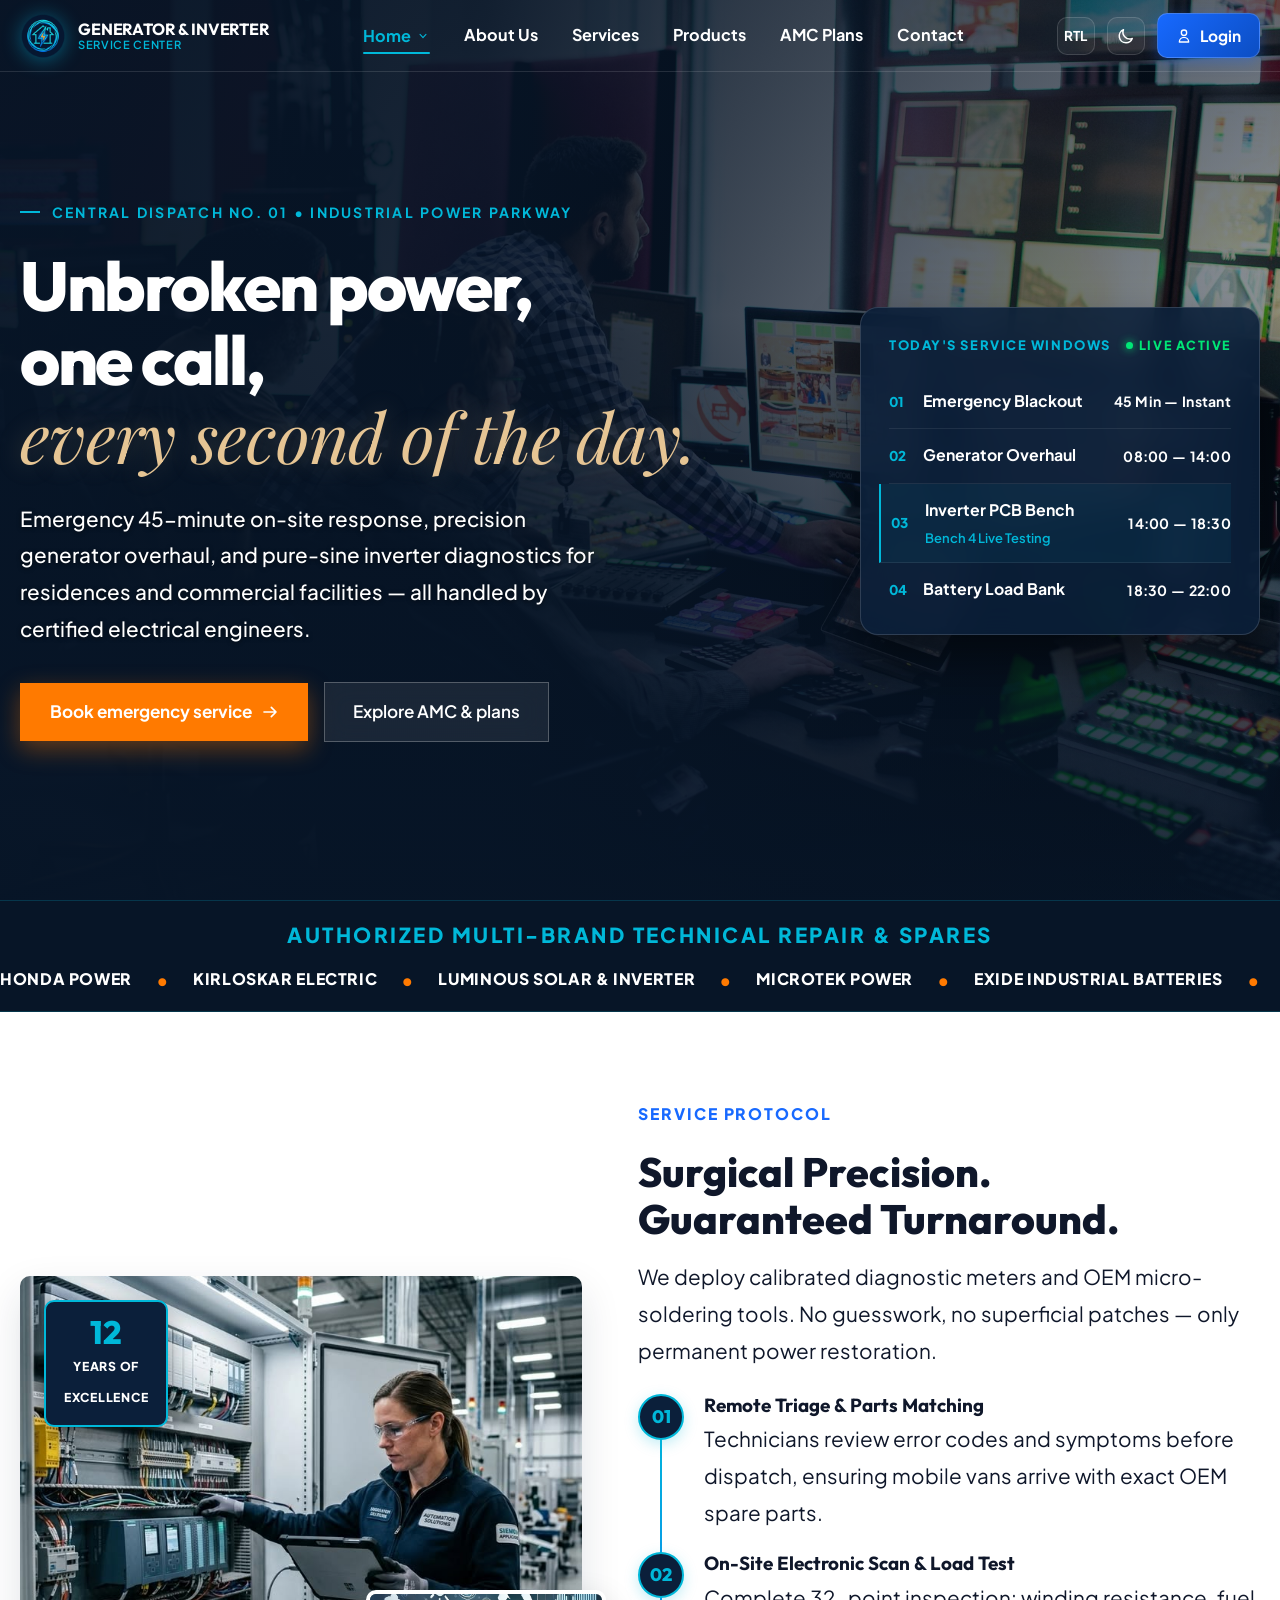
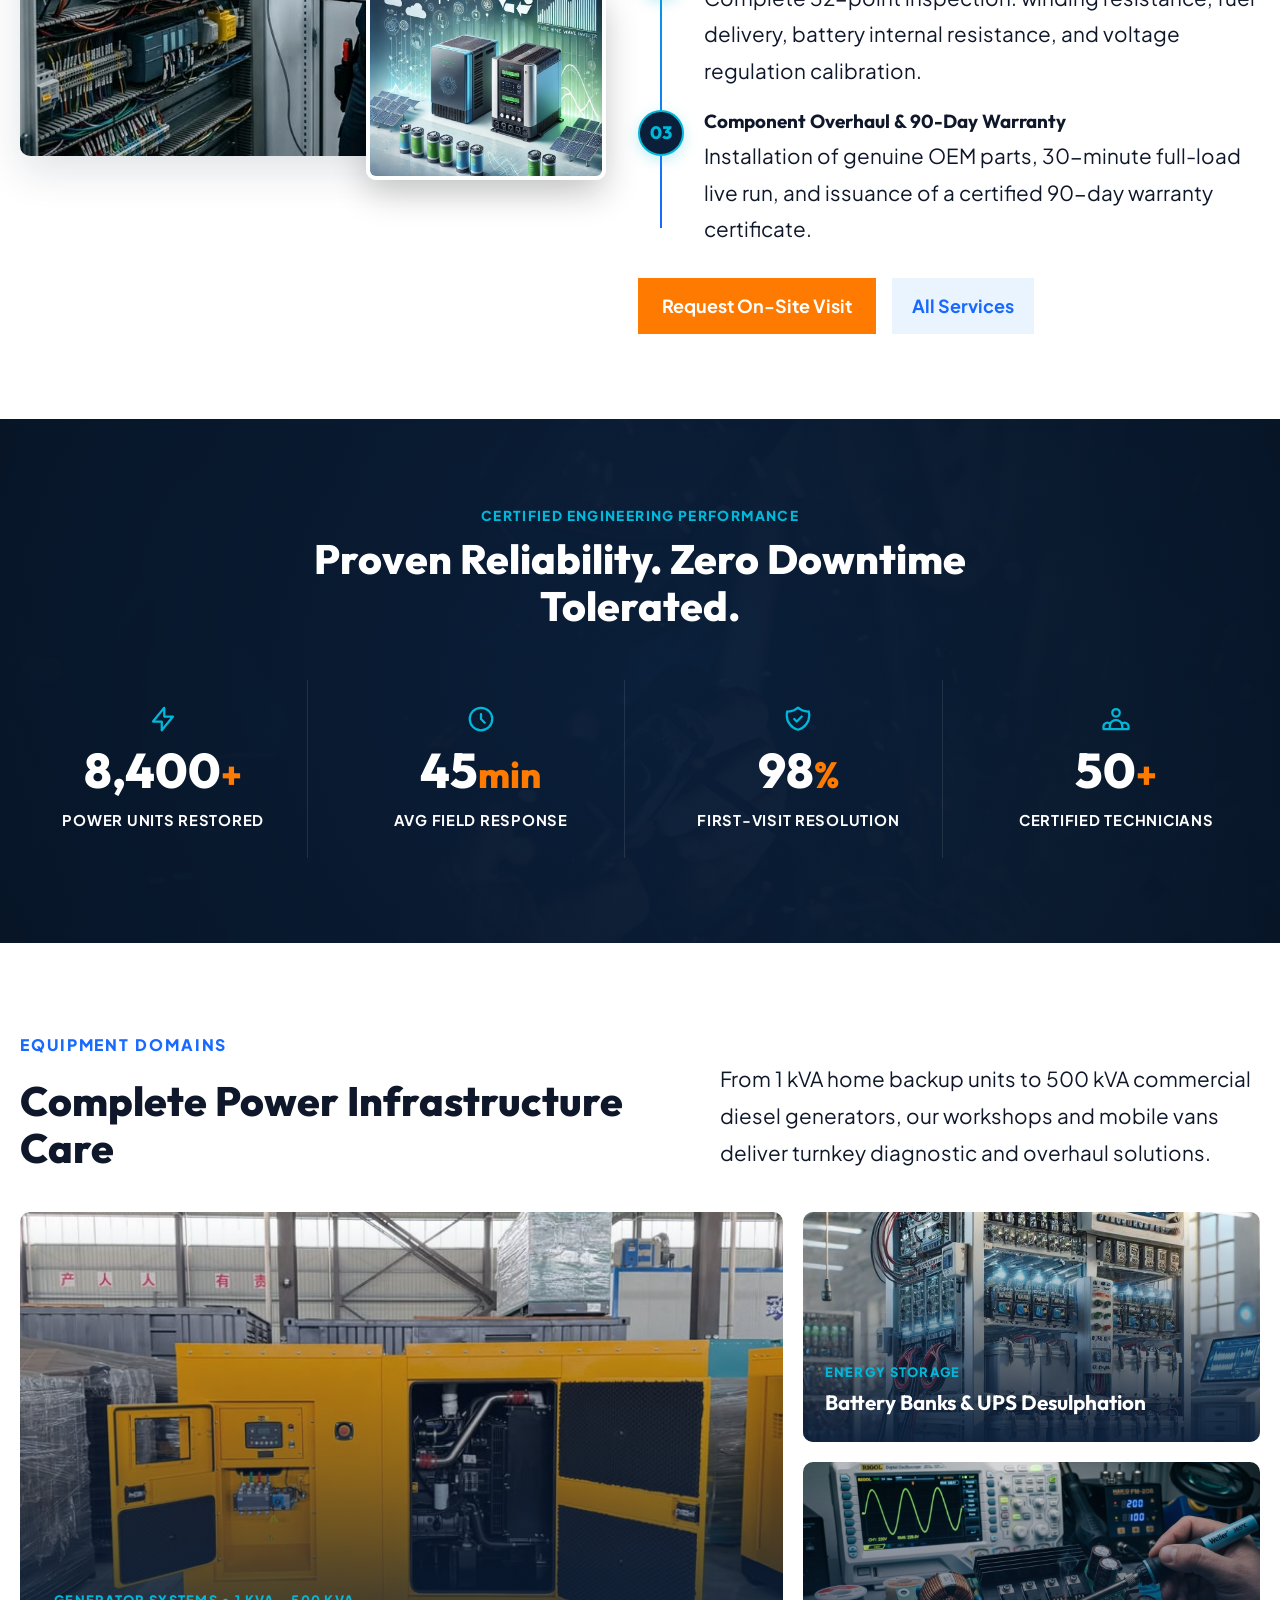
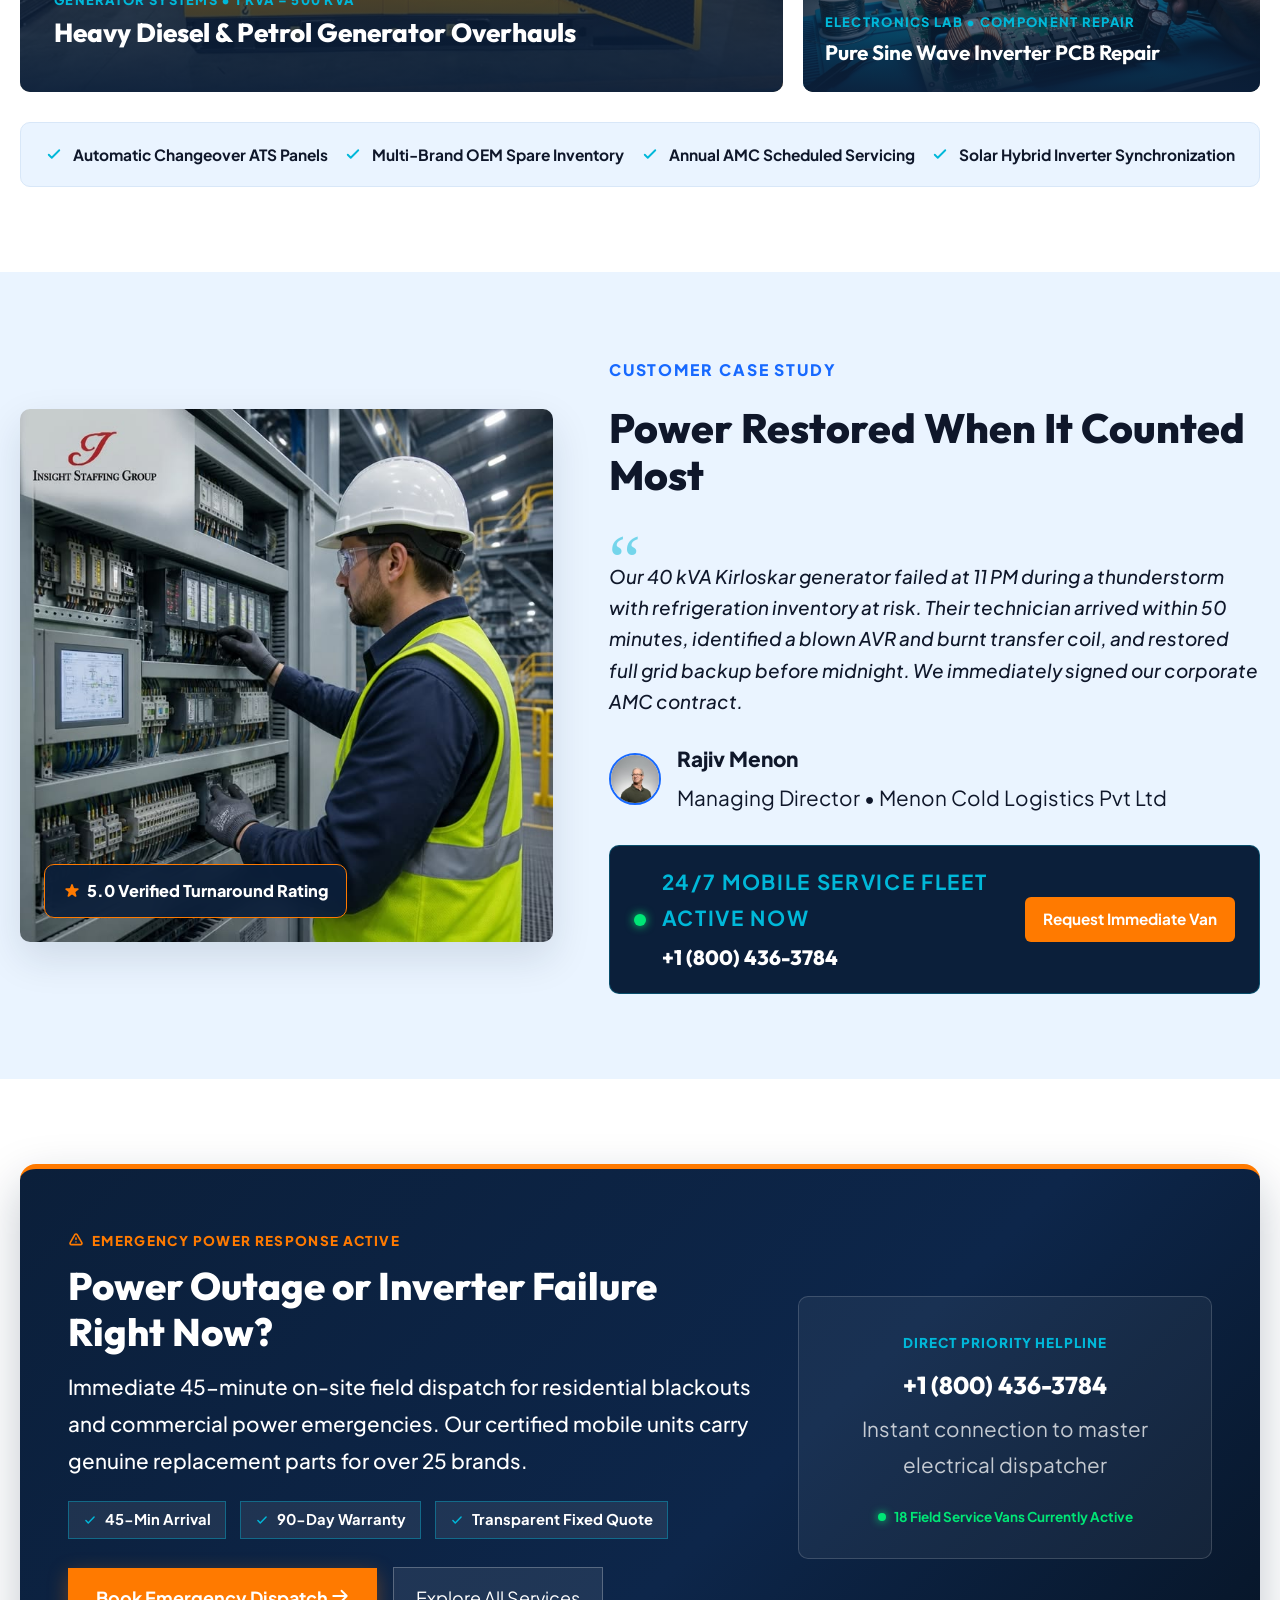
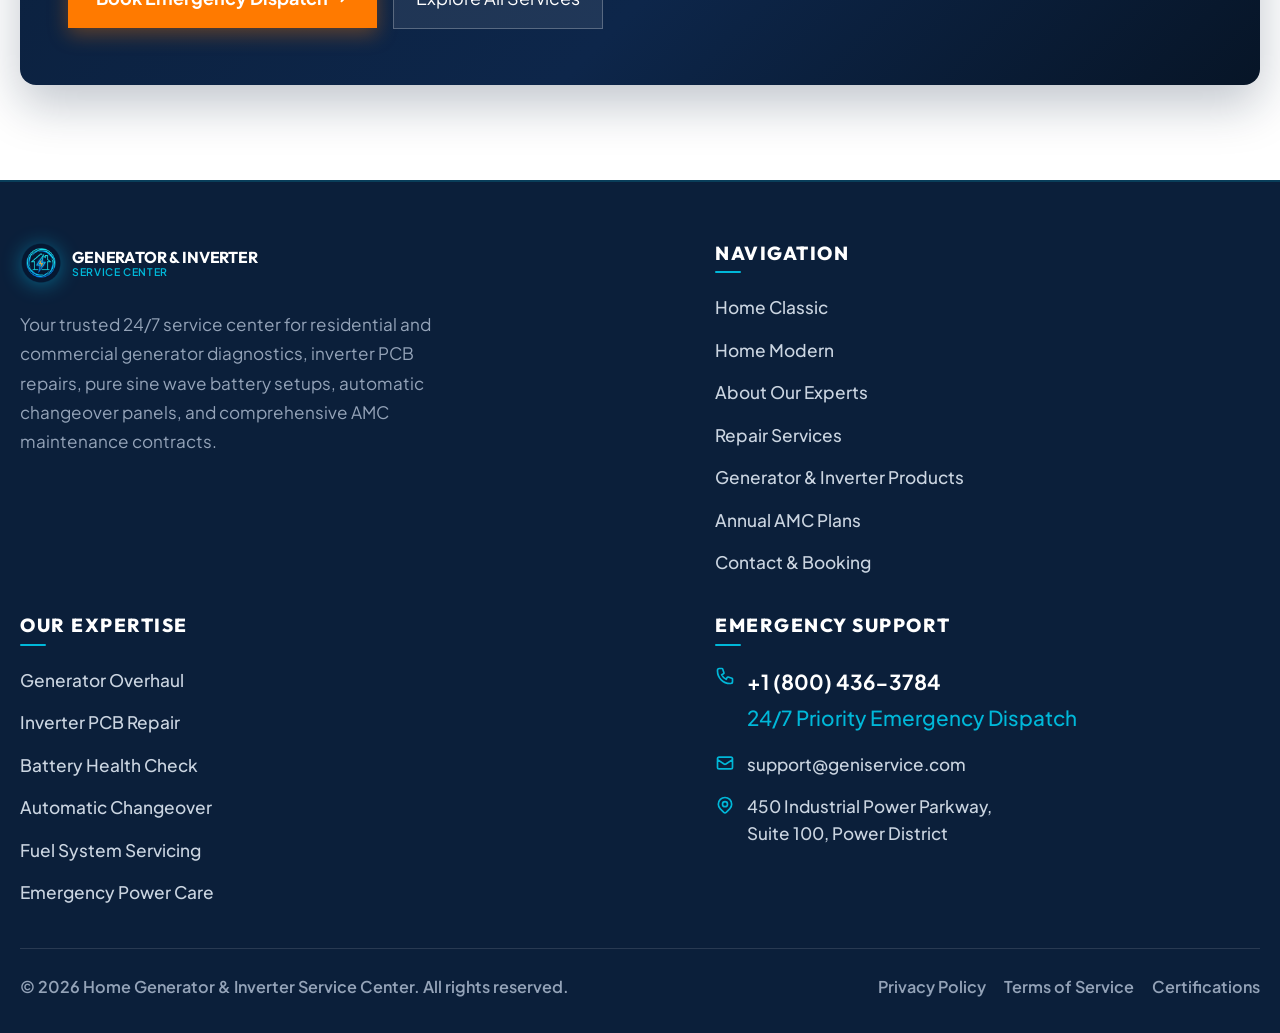
<file: index.html>
﻿<!DOCTYPE html>
<html lang="en" dir="ltr">

<head>
  <meta charset="UTF-8">
  <meta name="viewport" content="width=device-width, initial-scale=1.0">
  <title>Home Generator & Inverter Service Center | Reliable Power Solutions</title>
  <meta name="description"
    content="Authorized Home Generator & Inverter Service Center. Certified diagnostics, 24/7 emergency repair, AMC plans, and multi-brand power backup support.">
  <link rel="icon" type="image/png" href="assets/images/logo/logo-icon.png">

  <!-- Core Google Fonts with Editorial Serif -->
  <link rel="preconnect" href="https://fonts.googleapis.com">
  <link rel="preconnect" href="https://fonts.gstatic.com" crossorigin>
  <link
    href="https://fonts.googleapis.com/css2?family=Outfit:wght@400;500;600;700;800&family=Playfair+Display:ital,wght@1,400;1,600&family=Plus+Jakarta+Sans:wght@400;500;600;700;800&display=swap"
    rel="stylesheet">

  <!-- Core & Shared Styles -->
  <link rel="stylesheet" href="assets/css/style.css?v=5.2">
  <link rel="stylesheet" href="assets/css/home1.css?v=5.2">
  <link rel="stylesheet" href="assets/css/responsive.css?v=5.2">
</head>

<body class="home-1-page">

  <!-- ================================================================
     BRANDED PRELOADER
     ================================================================ -->
  <div class="preloader" id="preloader" aria-hidden="true">
    <div class="preloader-spinner" role="status" aria-label="Loading"></div>
  </div>

  <!-- ================================================================
     FIXED COMPACT HEADER — Single line desktop, 6 Nav Items + Login
     ================================================================ -->
  <header class="site-header" id="site-header">
    <div class="container-custom header-inner">

      <!-- Brand Identity -->
      <a href="index.html" class="brand-link" aria-label="Generator & Inverter Service Center – Home">
        <img src="assets/images/logo/logo-icon.png" alt="Service Center Logo" class="brand-logo-img">
        <div class="brand-info">
          <span class="brand-title">Generator & Inverter</span>
          <span class="brand-subtitle">Service Center</span>
        </div>
      </a>

      <!-- Desktop Navigation — Exactly 6 items -->
      <nav aria-label="Main Navigation">
        <ul class="desktop-nav">
          <li class="nav-item-dropdown" id="home-dropdown">
            <button class="dropdown-trigger active" type="button" aria-expanded="false" aria-haspopup="true"
              id="home-menu-btn">
              <span>Home</span>
              <svg class="dropdown-chevron" viewBox="0 0 20 20" fill="currentColor" aria-hidden="true">
                <path fill-rule="evenodd"
                  d="M5.23 7.21a.75.75 0 011.06.02L10 11.168l3.71-3.938a.75.75 0 111.08 1.04l-4.25 4.5a.75.75 0 01-1.08 0l-4.25-4.5a.75.75 0 01.02-1.06z"
                  clip-rule="evenodd" />
              </svg>
            </button>
            <ul class="dropdown-menu" aria-labelledby="home-menu-btn">
              <li class="dropdown-item"><a href="index.html" class="active">Home 1 — Classic</a></li>
              <li class="dropdown-item"><a href="home-2.html">Home 2 — Modern</a></li>
            </ul>
          </li>
          <li><a href="about.html" class="nav-link">About Us</a></li>
          <li><a href="services.html" class="nav-link">Services</a></li>
          <li><a href="products.html" class="nav-link">Products</a></li>
          <li><a href="amc-plans.html" class="nav-link">AMC Plans</a></li>
          <li><a href="contact.html" class="nav-link">Contact</a></li>
        </ul>
      </nav>

      <!-- Header Right Actions -->
      <div class="header-actions">
        <button class="header-icon-btn rtl-toggle-btn" type="button" aria-label="Toggle RTL or LTR layout direction">
          <span class="rtl-btn-text" style="font-size:0.75rem;font-weight:700;">RTL</span>
        </button>
        <button class="header-icon-btn theme-toggle-btn" type="button" aria-label="Toggle dark mode">
          <svg class="theme-icon-moon" style="width:18px;height:18px;" fill="none" stroke="currentColor"
            viewBox="0 0 24 24">
            <path stroke-linecap="round" stroke-linejoin="round" stroke-width="2"
              d="M20.354 15.354A9 9 0 018.646 3.646 9.003 9.003 0 0012 21a9.003 9.003 0 008.354-5.646z" />
          </svg>
          <svg class="theme-icon-sun" style="width:18px;height:18px;display:none;" fill="none" stroke="currentColor"
            viewBox="0 0 24 24">
            <path stroke-linecap="round" stroke-linejoin="round" stroke-width="2"
              d="M12 3v1m0 16v1m9-9h-1M4 12H3m15.364 6.364l-.707-.707M6.343 6.343l-.707-.707m12.728 0l-.707.707M6.343 17.657l-.707.707M16 12a4 4 0 11-8 0 4 4 0 018 0z" />
          </svg>
        </button>
        <a href="login.html" class="btn-login" id="header-login-btn" aria-label="Open customer login portal">
          <svg style="width:16px;height:16px;" fill="none" stroke="currentColor" viewBox="0 0 24 24">
            <path stroke-linecap="round" stroke-linejoin="round" stroke-width="2"
              d="M16 7a4 4 0 11-8 0 4 4 0 018 0zM12 14a7 7 0 00-7 7h14a7 7 0 00-7-7z" />
          </svg>
          <span>Login</span>
        </a>
        <button class="mobile-toggle-btn" id="mobile-toggle-btn" type="button" aria-label="Open mobile navigation menu">
          <svg style="width:24px;height:24px;" fill="none" stroke="currentColor" viewBox="0 0 24 24">
            <path stroke-linecap="round" stroke-linejoin="round" stroke-width="2" d="M4 6h16M4 12h16M4 18h16" />
          </svg>
        </button>
      </div>
    </div>
  </header>

  <!-- MOBILE BACKDROP -->
  <div class="mobile-backdrop" id="mobile-backdrop"></div>

  <!-- MOBILE DRAWER -->
  <aside class="mobile-drawer" id="mobile-drawer" aria-label="Mobile Navigation Drawer">
    <div class="mobile-drawer-header">
      <div class="mobile-drawer-brand">
        <img src="assets/images/logo/logo-icon.png" alt="Service Center Logo" class="mobile-drawer-logo">
        <div class="brand-info">
          <span class="brand-title">Generator & Inverter</span>
          <span class="brand-subtitle">Service Center</span>
        </div>
      </div>
      <button class="mobile-close-btn" id="mobile-close-btn" type="button" aria-label="Close mobile navigation">
        <svg style="width:20px;height:20px;" fill="none" stroke="currentColor" viewBox="0 0 24 24">
          <path stroke-linecap="round" stroke-linejoin="round" stroke-width="2" d="M6 18L18 6M6 6l12 12" />
        </svg>
      </button>
    </div>
    <div class="mobile-controls">
      <button class="mobile-control-btn theme-toggle-btn" type="button" aria-label="Toggle dark mode">
        <svg class="theme-icon-moon" style="width:16px;height:16px;" fill="none" stroke="currentColor"
          viewBox="0 0 24 24">
          <path stroke-linecap="round" stroke-linejoin="round" stroke-width="2"
            d="M20.354 15.354A9 9 0 018.646 3.646 9.003 9.003 0 0012 21a9.003 9.003 0 008.354-5.646z" />
        </svg>
        <svg class="theme-icon-sun" style="width:16px;height:16px;display:none;" fill="none" stroke="currentColor"
          viewBox="0 0 24 24">
          <path stroke-linecap="round" stroke-linejoin="round" stroke-width="2"
            d="M12 3v1m0 16v1m9-9h-1M4 12H3m15.364 6.364l-.707-.707M6.343 6.343l-.707-.707m12.728 0l-.707.707M6.343 17.657l-.707.707M16 12a4 4 0 11-8 0 4 4 0 018 0z" />
        </svg>
        <span>Theme</span>
      </button>
      <button class="mobile-control-btn rtl-toggle-btn" type="button" aria-label="Toggle RTL layout">
        <span class="rtl-btn-text">RTL</span>
      </button>
    </div>
    <ul class="mobile-nav-list">
      <li class="mobile-accordion-wrapper">
        <button class="mobile-accordion-btn active" type="button">
          <span>Home</span>
          <svg class="mobile-chevron" style="width:16px;height:16px;transition:transform 0.2s;" viewBox="0 0 20 20"
            fill="currentColor">
            <path fill-rule="evenodd"
              d="M5.23 7.21a.75.75 0 011.06.02L10 11.168l3.71-3.938a.75.75 0 111.08 1.04l-4.25 4.5a.75.75 0 01-1.08 0l-4.25-4.5a.75.75 0 01.02-1.06z"
              clip-rule="evenodd" />
          </svg>
        </button>
        <ul class="mobile-accordion-content">
          <li><a href="index.html" class="mobile-sub-link active">Home 1 — Classic</a></li>
          <li><a href="home-2.html" class="mobile-sub-link">Home 2 — Modern</a></li>
        </ul>
      </li>
      <li><a href="about.html" class="mobile-nav-link">About Us</a></li>
      <li><a href="services.html" class="mobile-nav-link">Services</a></li>
      <li><a href="products.html" class="mobile-nav-link">Products</a></li>
      <li><a href="amc-plans.html" class="mobile-nav-link">AMC Plans</a></li>
      <li><a href="contact.html" class="mobile-nav-link">Contact</a></li>
    </ul>
    <div style="padding:20px;">
      <a href="login.html" class="btn-login btn-mobile-login" style="width:100%;justify-content:center;">
        <svg style="width:16px;height:16px;" fill="none" stroke="currentColor" viewBox="0 0 24 24">
          <path stroke-linecap="round" stroke-linejoin="round" stroke-width="2"
            d="M16 7a4 4 0 11-8 0 4 4 0 018 0zM12 14a7 7 0 00-7 7h14a7 7 0 00-7-7z" />
        </svg>
        <span>Customer Login</span>
      </a>
    </div>
  </aside>

  <!-- ================================================================
     MAIN CONTENT — 7 UNIQUE EDITORIAL SECTIONS
     ================================================================ -->
  <main id="main-content">

    <!-- --------------------------------------------------------------
       SECTION 1: EDITORIAL FULL-BLEED CINEMATIC HERO (USER REFERENCE LAYOUT)
       Full-bleed photography background, left-aligned editorial typography,
       floating schedule HUD card on right, and bottom telemetry bar.
       -------------------------------------------------------------- -->
    <section class="h1-hero" id="hero" aria-labelledby="hero-heading">
      <!-- Full-bleed Background Photography -->
      <img src="assets/images/hero/home1-hero-power.jpg"
        alt="High-capacity industrial power generator station operating with verified output" class="h1-hero-bg-photo"
        loading="eager">
      <div class="h1-hero-scrim"></div>

      <!-- Main Center Content Area (Aligned with Header Container) -->
      <div class="container-custom h1-hero-container">
        <div class="h1-hero-grid">

          <!-- Left Column: Editorial Content (Exactly like Reference) -->
          <div class="h1-hero-left">
            <div class="h1-hero-meta">
              <span class="h1-hero-meta-dash"></span>
              <span>Central Dispatch No. 01 &bull; Industrial Power Parkway</span>
            </div>

            <h1 class="h1-hero-title" id="hero-heading">
              <span>Unbroken power,</span>
              <span>one call,</span>
              <em>every second of the day.</em>
            </h1>

            <p class="h1-hero-desc">
              Emergency 45-minute on-site response, precision generator overhaul, and pure-sine inverter diagnostics for
              residences and commercial facilities — all handled by certified electrical engineers.
            </p>

            <div class="h1-hero-actions">
              <a href="contact.html" class="h1-pill-primary">
                <span>Book emergency service</span>
                <svg style="width:16px;height:16px;" fill="none" stroke="currentColor" viewBox="0 0 24 24">
                  <path stroke-linecap="round" stroke-linejoin="round" stroke-width="2.5"
                    d="M14 5l7 7m0 0l-7 7m7-7H3" />
                </svg>
              </a>
              <a href="services.html" class="h1-pill-secondary">
                <span>Explore AMC &amp; plans</span>
              </a>
            </div>
          </div>

          <!-- Right Column: Floating Service Windows / Telemetry Card -->
          <div class="h1-hero-schedule-card">
            <div class="h1-hsc-heading">
              <span>Today's Service Windows</span>
              <span class="h1-hsc-heading-live">
                <span class="h1-pulse-green"></span>
                <span>Live Active</span>
              </span>
            </div>
            <div class="h1-hsc-list">
              <div class="h1-hsc-item">
                <span class="h1-hsc-num">01</span>
                <div class="h1-hsc-label-wrap">
                  <span class="h1-hsc-name">Emergency Blackout</span>
                </div>
                <span class="h1-hsc-time">45 Min &mdash; Instant</span>
              </div>
              <div class="h1-hsc-item">
                <span class="h1-hsc-num">02</span>
                <div class="h1-hsc-label-wrap">
                  <span class="h1-hsc-name">Generator Overhaul</span>
                </div>
                <span class="h1-hsc-time">08:00 &mdash; 14:00</span>
              </div>
              <div class="h1-hsc-item active">
                <span class="h1-hsc-num">03</span>
                <div class="h1-hsc-label-wrap">
                  <span class="h1-hsc-name">Inverter PCB Bench</span>
                  <span class="h1-hsc-sub">Bench 4 Live Testing</span>
                </div>
                <span class="h1-hsc-time">14:00 &mdash; 18:30</span>
              </div>
              <div class="h1-hsc-item">
                <span class="h1-hsc-num">04</span>
                <div class="h1-hsc-label-wrap">
                  <span class="h1-hsc-name">Battery Load Bank</span>
                </div>
                <span class="h1-hsc-time">18:30 &mdash; 22:00</span>
              </div>
            </div>
          </div>

        </div>
      </div>


    </section>

    <!-- --------------------------------------------------------------
       SECTION 2: INDUSTRIAL MULTI-BRAND TICKER & OEM STRIP
       Seamless loop, high contrast navy band
       -------------------------------------------------------------- -->
    <section class="h1-brands-strip" aria-label="Multi-Brand Authorised Service Partners">
      <div class="h1-brands-label-row">
        <p class="h1-brands-label">Authorized Multi-Brand Technical Repair &amp; Spares</p>
      </div>
      <div class="h1-ticker-wrapper" aria-hidden="true">
        <div class="h1-ticker-track">
          <span class="h1-brand-tag">Honda Power</span><span class="h1-brand-sep">&bull;</span>
          <span class="h1-brand-tag">Kirloskar Electric</span><span class="h1-brand-sep">&bull;</span>
          <span class="h1-brand-tag">Luminous Solar &amp; Inverter</span><span class="h1-brand-sep">&bull;</span>
          <span class="h1-brand-tag">Microtek Power</span><span class="h1-brand-sep">&bull;</span>
          <span class="h1-brand-tag">Exide Industrial Batteries</span><span class="h1-brand-sep">&bull;</span>
          <span class="h1-brand-tag">Mahindra PowerOL</span><span class="h1-brand-sep">&bull;</span>
          <span class="h1-brand-tag">Cummins Heavy Power</span><span class="h1-brand-sep">&bull;</span>
          <span class="h1-brand-tag">Amaron Quanta</span><span class="h1-brand-sep">&bull;</span>
          <span class="h1-brand-tag">Schneider Electric</span><span class="h1-brand-sep">&bull;</span>
          <span class="h1-brand-tag">Perkins Engines</span><span class="h1-brand-sep">&bull;</span>
          <!-- Duplicate for continuous scroll loop -->
          <span class="h1-brand-tag">Honda Power</span><span class="h1-brand-sep">&bull;</span>
          <span class="h1-brand-tag">Kirloskar Electric</span><span class="h1-brand-sep">&bull;</span>
          <span class="h1-brand-tag">Luminous Solar &amp; Inverter</span><span class="h1-brand-sep">&bull;</span>
          <span class="h1-brand-tag">Microtek Power</span><span class="h1-brand-sep">&bull;</span>
          <span class="h1-brand-tag">Exide Industrial Batteries</span><span class="h1-brand-sep">&bull;</span>
          <span class="h1-brand-tag">Mahindra PowerOL</span><span class="h1-brand-sep">&bull;</span>
          <span class="h1-brand-tag">Cummins Heavy Power</span><span class="h1-brand-sep">&bull;</span>
          <span class="h1-brand-tag">Amaron Quanta</span><span class="h1-brand-sep">&bull;</span>
          <span class="h1-brand-tag">Schneider Electric</span><span class="h1-brand-sep">&bull;</span>
          <span class="h1-brand-tag">Perkins Engines</span><span class="h1-brand-sep">&bull;</span>
        </div>
      </div>
    </section>

    <!-- --------------------------------------------------------------
       SECTION 3: RAPID 3-STEP POWER RECOVERY CONDUIT (NO BOX CARDS)
       Architectural circuit stepper, high image density, low text
       -------------------------------------------------------------- -->
    <section class="h1-editorial" id="process" aria-labelledby="process-heading">
      <div class="container-custom">
        <div class="h1-editorial-inner">

          <!-- Left: Asymmetric Photo Mosaic with 12Y Badge -->
          <div class="h1-editorial-image-col">
            <img src="assets/images/sections/p1.jpg"
              alt="Certified power technician performing precision diagnostics on control board"
              class="h1-editorial-main-img" loading="lazy">
            <div class="h1-editorial-accent-wrap">
              <img src="assets/images/sections/p2.jpg"
                alt="Pure sine wave inverter unit internal power electronics assembly" class="h1-editorial-accent-img"
                loading="lazy">
            </div>
            <div class="h1-editorial-years-badge">
              <span class="h1-yb-num">12</span>
              <span class="h1-yb-label">Years of<br>Excellence</span>
            </div>
          </div>

          <!-- Right: 3 Connected Conduit Steps -->
          <div class="h1-editorial-content-col">
            <span class="badge-tag">Service Protocol</span>
            <h2 class="h1-editorial-heading" id="process-heading">
              Surgical Precision.<br>Guaranteed Turnaround.
            </h2>
            <p class="h1-editorial-body">
              We deploy calibrated diagnostic meters and OEM micro-soldering tools. No guesswork, no superficial patches
              — only permanent power restoration.
            </p>

            <div class="h1-process-list">
              <div class="h1-process-item">
                <div class="h1-process-num">01</div>
                <div class="h1-process-detail">
                  <h3>Remote Triage &amp; Parts Matching</h3>
                  <p>Technicians review error codes and symptoms before dispatch, ensuring mobile vans arrive with exact
                    OEM spare parts.</p>
                </div>
              </div>

              <div class="h1-process-item">
                <div class="h1-process-num">02</div>
                <div class="h1-process-detail">
                  <h3>On-Site Electronic Scan &amp; Load Test</h3>
                  <p>Complete 32-point inspection: winding resistance, fuel delivery, battery internal resistance, and
                    voltage regulation calibration.</p>
                </div>
              </div>

              <div class="h1-process-item">
                <div class="h1-process-num">03</div>
                <div class="h1-process-detail">
                  <h3>Component Overhaul &amp; 90-Day Warranty</h3>
                  <p>Installation of genuine OEM parts, 30-minute full-load live run, and issuance of a certified 90-day
                    warranty certificate.</p>
                </div>
              </div>
            </div>

            <div class="h1-editorial-actions">
              <a href="contact.html" class="btn"
                style="background:var(--color-orange);color:#fff;font-weight:700;padding:12px 24px;">Request On-Site
                Visit</a>
              <a href="services.html" class="btn"
                style="background:var(--color-soft-blue);color:var(--color-electric);font-weight:700;padding:12px 20px;">All
                Services</a>
            </div>
          </div>

        </div>
      </div>
    </section>

    <!-- --------------------------------------------------------------
       SECTION 4: FULL-BLEED DARK POWER STATS & TELEMETRY
       Live impact numbers, industrial power plant backdrop
       -------------------------------------------------------------- -->
    <section class="h1-stats-fullbleed" id="stats" aria-labelledby="stats-heading">
      <img src="assets/images/sections/home1-stats-bg.jpg" alt="Central electrical telemetry monitoring control room"
        class="h1-stats-bg-img" loading="lazy">
      <div class="h1-stats-overlay"></div>

      <div class="container-custom h1-stats-inner">
        <div class="h1-stats-header">
          <span class="h1-stats-eyebrow">Certified Engineering Performance</span>
          <h2 class="h1-stats-title" id="stats-heading">Proven Reliability. Zero Downtime Tolerated.</h2>
        </div>

        <div class="h1-stats-grid">
          <div class="h1-stat-item">
            <div class="h1-stat-icon">
              <svg style="width:30px;height:30px;color:var(--color-cyan);" fill="none" stroke="currentColor"
                viewBox="0 0 24 24">
                <path stroke-linecap="round" stroke-linejoin="round" stroke-width="1.8"
                  d="M13 10V3L4 14h7v7l9-11h-7z" />
              </svg>
            </div>
            <span class="h1-stat-num">8,400<span class="h1-stat-plus">+</span></span>
            <span class="h1-stat-label">Power Units Restored</span>
          </div>

          <div class="h1-stat-item">
            <div class="h1-stat-icon">
              <svg style="width:30px;height:30px;color:var(--color-cyan);" fill="none" stroke="currentColor"
                viewBox="0 0 24 24">
                <path stroke-linecap="round" stroke-linejoin="round" stroke-width="1.8"
                  d="M12 8v4l3 3m6-3a9 9 0 11-18 0 9 9 0 0118 0z" />
              </svg>
            </div>
            <span class="h1-stat-num">45<span class="h1-stat-plus">min</span></span>
            <span class="h1-stat-label">Avg Field Response</span>
          </div>

          <div class="h1-stat-item">
            <div class="h1-stat-icon">
              <svg style="width:30px;height:30px;color:var(--color-cyan);" fill="none" stroke="currentColor"
                viewBox="0 0 24 24">
                <path stroke-linecap="round" stroke-linejoin="round" stroke-width="1.8"
                  d="M9 12l2 2 4-4m5.618-4.016A11.955 11.955 0 0112 2.944a11.955 11.955 0 01-8.618 3.04A12.02 12.02 0 003 9c0 5.591 3.824 10.29 9 11.622 5.176-1.332 9-6.03 9-11.622 0-1.042-.133-2.052-.382-3.016z" />
              </svg>
            </div>
            <span class="h1-stat-num">98<span class="h1-stat-plus">%</span></span>
            <span class="h1-stat-label">First-Visit Resolution</span>
          </div>

          <div class="h1-stat-item">
            <div class="h1-stat-icon">
              <svg style="width:30px;height:30px;color:var(--color-cyan);" fill="none" stroke="currentColor"
                viewBox="0 0 24 24">
                <path stroke-linecap="round" stroke-linejoin="round" stroke-width="1.8"
                  d="M17 20h5v-2a3 3 0 00-5.356-1.857M17 20H7m10 0v-2c0-.656-.126-1.283-.356-1.857M7 20H2v-2a3 3 0 015.356-1.857M7 20v-2c0-.656.126-1.283.356-1.857m0 0a5.002 5.002 0 019.288 0M15 7a3 3 0 11-6 0 3 3 0 016 0z" />
              </svg>
            </div>
            <span class="h1-stat-num">50<span class="h1-stat-plus">+</span></span>
            <span class="h1-stat-label">Certified Technicians</span>
          </div>
        </div>
      </div>
    </section>

    <!-- --------------------------------------------------------------
       SECTION 5: QUAD-VISION EQUIPMENT SHOWCASE (NO GENERIC CARDS)
       Full-bleed architectural visual panels, gradient overlays
       -------------------------------------------------------------- -->
    <section class="h1-mosaic" id="showcase" aria-labelledby="showcase-heading">
      <div class="container-custom">

        <div class="h1-mosaic-header">
          <div>
            <span class="badge-tag">Equipment Domains</span>
            <h2 class="h1-mosaic-heading" id="showcase-heading">
              Complete Power Infrastructure Care
            </h2>
          </div>
          <p class="h1-mosaic-sub">
            From 1 kVA home backup units to 500 kVA commercial diesel generators, our workshops and mobile vans deliver
            turnkey diagnostic and overhaul solutions.
          </p>
        </div>

        <div class="h1-mosaic-grid">
          <!-- Large Feature Panel: Diesel Generator Overhaul -->
          <div class="h1-mosaic-large">
            <img src="assets/images/sections/p3.jpg"
              alt="Large commercial diesel generator undergoing precision load testing" class="h1-mosaic-img"
              loading="lazy">
            <div class="h1-mosaic-large-overlay">
              <span class="h1-mosaic-tag">Generator Systems &bull; 1 kVA – 500 kVA</span>
              <h3 class="h1-mosaic-large-title">Heavy Diesel &amp; Petrol Generator Overhauls</h3>


            </div>
          </div>

          <!-- Stacked Right Panels -->
          <div class="h1-mosaic-stack">
            <!-- Battery Bank Array Panel -->
            <div class="h1-mosaic-small">
              <img src="assets/images/sections/p4.jpg" alt="Industrial high-capacity deep cycle battery bank array"
                class="h1-mosaic-img-sm" loading="lazy">
              <div class="h1-mosaic-small-overlay">
                <span class="h1-mosaic-tag">Energy Storage</span>
                <h3 class="h1-mosaic-small-title">Battery Banks &amp; UPS Desulphation</h3>

              </div>
            </div>

            <!-- Inverter PCB Repair Panel with Image -->
            <div class="h1-mosaic-small">
              <img src="assets/images/sections/inverter-pcb-repair.jpg"
                alt="Pure Sine Wave Inverter PCB Repair on Live Test Bench" class="h1-mosaic-img-sm" loading="lazy">
              <div class="h1-mosaic-small-overlay">
                <span class="h1-mosaic-tag">Electronics Lab &bull; Component Repair</span>
                <h3 class="h1-mosaic-small-title">Pure Sine Wave Inverter PCB Repair</h3>

              </div>
            </div>
          </div>
        </div>

        <!-- Horizontal Capability Ribbon -->
        <div class="h1-service-strip">
          <div class="h1-ss-item">
            <svg style="width:18px;height:18px;color:var(--color-cyan);" fill="none" stroke="currentColor"
              viewBox="0 0 24 24">
              <path stroke-linecap="round" stroke-linejoin="round" stroke-width="2.5" d="M5 13l4 4L19 7" />
            </svg>
            <span>Automatic Changeover ATS Panels</span>
          </div>
          <div class="h1-ss-item">
            <svg style="width:18px;height:18px;color:var(--color-cyan);" fill="none" stroke="currentColor"
              viewBox="0 0 24 24">
              <path stroke-linecap="round" stroke-linejoin="round" stroke-width="2.5" d="M5 13l4 4L19 7" />
            </svg>
            <span>Multi-Brand OEM Spare Inventory</span>
          </div>
          <div class="h1-ss-item">
            <svg style="width:18px;height:18px;color:var(--color-cyan);" fill="none" stroke="currentColor"
              viewBox="0 0 24 24">
              <path stroke-linecap="round" stroke-linejoin="round" stroke-width="2.5" d="M5 13l4 4L19 7" />
            </svg>
            <span>Annual AMC Scheduled Servicing</span>
          </div>
          <div class="h1-ss-item">
            <svg style="width:18px;height:18px;color:var(--color-cyan);" fill="none" stroke="currentColor"
              viewBox="0 0 24 24">
              <path stroke-linecap="round" stroke-linejoin="round" stroke-width="2.5" d="M5 13l4 4L19 7" />
            </svg>
            <span>Solar Hybrid Inverter Synchronization</span>
          </div>
        </div>

      </div>
    </section>

    <!-- --------------------------------------------------------------
       SECTION 6: MISSION-CRITICAL BLACKOUT RECOVERY & CLIENT TRUST
       Editorial split, real facility photography, real customer quote
       -------------------------------------------------------------- -->
    <section class="h1-testimonial" id="case-study" aria-labelledby="testimonial-heading">
      <div class="container-custom">
        <div class="h1-testimonial-inner">

          <!-- Left: High-Impact Engineer Photography -->
          <div class="h1-testimonial-image-side">
            <img src="assets/images/sections/p6.jpg"
              alt="Senior electrical service engineer conducting load bank test on commercial installation"
              class="h1-testimonial-img" loading="lazy">
            <div class="h1-testimonial-img-badge">
              <svg style="width:18px;height:18px;color:var(--color-orange);" fill="currentColor" viewBox="0 0 20 20">
                <path
                  d="M9.049 2.927c.3-.921 1.603-.921 1.902 0l1.07 3.292a1 1 0 00.95.69h3.462c.969 0 1.371 1.24.588 1.81l-2.8 2.034a1 1 0 00-.364 1.118l1.07 3.292c.3.921-.755 1.688-1.54 1.118l-2.8-2.034a1 1 0 00-1.175 0l-2.8 2.034c-.784.57-1.838-.197-1.539-1.118l1.07-3.292a1 1 0 00-.364-1.118L2.98 8.72c-.783-.57-.38-1.81.588-1.81h3.461a1 1 0 00.951-.69l1.07-3.292z" />
              </svg>
              <span>5.0 Verified Turnaround Rating</span>
            </div>
          </div>

          <!-- Right: Customer Turnaround Case Study -->
          <div class="h1-testimonial-content-side">
            <span class="badge-tag">Customer Case Study</span>
            <h2 class="h1-editorial-heading" id="testimonial-heading">
              Power Restored When It Counted Most
            </h2>
            <div class="h1-quote-mark">&ldquo;</div>
            <blockquote class="h1-quote-text">
              Our 40 kVA Kirloskar generator failed at 11 PM during a thunderstorm with refrigeration inventory at risk.
              Their technician arrived within 50 minutes, identified a blown AVR and burnt transfer coil, and restored
              full grid backup before midnight. We immediately signed our corporate AMC contract.
            </blockquote>

            <div class="h1-quote-author">
              <img src="assets/images/testimonials/home1-client-portrait.jpg"
                alt="Rajiv Menon, Managing Director of Logistics & Cold Storage" class="h1-quote-author-img"
                loading="lazy">
              <div>
                <p class="h1-quote-author-name">Rajiv Menon</p>
                <p class="h1-quote-author-role">Managing Director &bull; Menon Cold Logistics Pvt Ltd</p>
              </div>
            </div>

            <!-- Inline Emergency Banner -->
            <div class="h1-emergency-banner">
              <div class="h1-eb-pulse"></div>
              <div class="h1-eb-text">
                <p class="h1-eb-label">24/7 Mobile Service Fleet Active Now</p>
                <a href="tel:+18004363784" class="h1-eb-number">+1 (800) 436-3784</a>
              </div>
              <a href="contact.html" class="h1-eb-cta">Request Immediate Van</a>
            </div>
          </div>

        </div>
      </div>
    </section>

    <!-- --------------------------------------------------------------
       SECTION 7: NORMAL HIGH-CONVERTING CTA SECTION
       User explicitly instructed: "athula one normal cta section irukum"
       Clean, focused, standard layout with clear guarantees & buttons
       -------------------------------------------------------------- -->
    <section class="h1-normal-cta-section" id="emergency-cta" aria-label="Book Emergency Repair or Maintenance">
      <div class="container-custom">
        <div class="h1-cta-container">

          <!-- Left Info Column -->
          <div>
            <div class="h1-cta-badge">
              <svg style="width:16px;height:16px;" fill="none" stroke="currentColor" viewBox="0 0 24 24">
                <path stroke-linecap="round" stroke-linejoin="round" stroke-width="2.5"
                  d="M12 9v2m0 4h.01m-6.938 4h13.856c1.54 0 2.502-1.667 1.732-3L13.732 4c-.77-1.333-2.694-1.333-3.464 0L3.34 16c-.77 1.333.192 3 1.732 3z" />
              </svg>
              <span>Emergency Power Response Active</span>
            </div>

            <h2 class="h1-cta-heading">Power Outage or Inverter Failure Right Now?</h2>
            <p class="h1-cta-desc">
              Immediate 45-minute on-site field dispatch for residential blackouts and commercial power emergencies. Our
              certified mobile units carry genuine replacement parts for over 25 brands.
            </p>

            <div class="h1-cta-guarantees">
              <div class="h1-cta-pill">
                <svg fill="none" stroke="currentColor" viewBox="0 0 24 24">
                  <path stroke-linecap="round" stroke-linejoin="round" stroke-width="2.5" d="M5 13l4 4L19 7" />
                </svg>
                <span>45-Min Arrival</span>
              </div>
              <div class="h1-cta-pill">
                <svg fill="none" stroke="currentColor" viewBox="0 0 24 24">
                  <path stroke-linecap="round" stroke-linejoin="round" stroke-width="2.5" d="M5 13l4 4L19 7" />
                </svg>
                <span>90-Day Warranty</span>
              </div>
              <div class="h1-cta-pill">
                <svg fill="none" stroke="currentColor" viewBox="0 0 24 24">
                  <path stroke-linecap="round" stroke-linejoin="round" stroke-width="2.5" d="M5 13l4 4L19 7" />
                </svg>
                <span>Transparent Fixed Quote</span>
              </div>

            </div>

            <div class="h1-cta-actions-wrap">
              <a href="contact.html" class="btn"
                style="background:var(--color-orange);color:#fff;font-weight:700;padding:14px 28px;box-shadow:0 6px 20px rgba(255,122,0,0.35);">
                <span>Book Emergency Dispatch</span>
                <svg style="width:18px;height:18px;" fill="none" stroke="currentColor" viewBox="0 0 24 24">
                  <path stroke-linecap="round" stroke-linejoin="round" stroke-width="2.5"
                    d="M14 5l7 7m0 0l-7 7m7-7H3" />
                </svg>
              </a>
              <a href="services.html" class="btn"
                style="background:rgba(255,255,255,0.08);border:1px solid rgba(255,255,255,0.25);color:#fff;padding:14px 22px;">
                <span>Explore All Services</span>
              </a>
            </div>
          </div>

          <!-- Right Hotline Box -->
          <div class="h1-cta-hotline-box">
            <span
              style="font-size:0.75rem;font-weight:800;text-transform:uppercase;letter-spacing:0.08em;color:var(--color-cyan);">Direct
              Priority Helpline</span>
            <a href="tel:+18004363784" class="h1-cta-hotline-phone">+1 (800) 436-3784</a>
            <p style="font-size:0.82rem;color:rgba(255,255,255,0.75);margin-bottom:14px;">Instant connection to master
              electrical dispatcher</p>
            <div
              style="display:inline-flex;align-items:center;gap:8px;font-size:0.75rem;color:#00E676;font-weight:700;">
              <span
                style="width:8px;height:8px;background:#00E676;border-radius:50%;display:inline-block;box-shadow:0 0 8px #00E676;"></span>
              <span>18 Field Service Vans Currently Active</span>
            </div>
          </div>

        </div>
      </div>
    </section>

  </main><!-- /main-content -->

  <!-- ================================================================
     SHARED FOOTER
     ================================================================ -->
  <footer class="site-footer" aria-label="Site Footer">
    <div class="container-custom">
      <div class="footer-top">
        <!-- Col 1: Brand -->
        <div class="footer-col">
          <a href="index.html" class="brand-link" style="margin-bottom:14px;display:inline-flex;">
            <img src="assets/images/logo/logo-icon.png" alt="Service Center Logo" class="brand-logo-img">
            <div class="brand-info">
              <span class="brand-title">Generator &amp; Inverter</span>
              <span class="brand-subtitle">Service Center</span>
            </div>
          </a>
          <p class="footer-brand-desc">Your trusted 24/7 service center for residential and commercial generator
            diagnostics, inverter PCB repairs, pure sine wave battery setups, automatic changeover panels, and
            comprehensive AMC maintenance contracts.</p>
        </div>
        <!-- Col 2: Navigation -->
        <div class="footer-col">
          <h3 class="footer-heading">Navigation</h3>
          <ul class="footer-links">
            <li><a href="index.html" class="footer-link">Home Classic</a></li>
            <li><a href="home-2.html" class="footer-link">Home Modern</a></li>
            <li><a href="about.html" class="footer-link">About Our Experts</a></li>
            <li><a href="services.html" class="footer-link">Repair Services</a></li>
            <li><a href="products.html" class="footer-link">Generator &amp; Inverter Products</a></li>
            <li><a href="amc-plans.html" class="footer-link">Annual AMC Plans</a></li>
            <li><a href="contact.html" class="footer-link">Contact &amp; Booking</a></li>
          </ul>
        </div>
        <!-- Col 3: Expertise -->
        <div class="footer-col">
          <h3 class="footer-heading">Our Expertise</h3>
          <ul class="footer-links">
            <li><a href="services.html" class="footer-link">Generator Overhaul</a></li>
            <li><a href="services.html" class="footer-link">Inverter PCB Repair</a></li>
            <li><a href="services.html" class="footer-link">Battery Health Check</a></li>
            <li><a href="services.html" class="footer-link">Automatic Changeover</a></li>
            <li><a href="services.html" class="footer-link">Fuel System Servicing</a></li>
            <li><a href="services.html" class="footer-link">Emergency Power Care</a></li>
          </ul>
        </div>
        <!-- Col 4: Emergency Contact -->
        <div class="footer-col">
          <h3 class="footer-heading">Emergency Support</h3>
          <div class="footer-contact-item">
            <svg class="footer-contact-icon" fill="none" stroke="currentColor" viewBox="0 0 24 24">
              <path stroke-linecap="round" stroke-linejoin="round" stroke-width="2"
                d="M3 5a2 2 0 012-2h3.28a1 1 0 01.948.684l1.498 4.493a1 1 0 01-.502 1.21l-2.257 1.13a11.042 11.042 0 005.516 5.516l1.13-2.257a1 1 0 011.21-.502l4.493 1.498a1 1 0 01.684.949V19a2 2 0 01-2 2h-1C9.716 21 3 14.284 3 6V5z" />
            </svg>
            <div>
              <p style="font-weight:700;color:#fff;font-size:1rem;">+1 (800) 436-3784</p>
              <p style="font-size:0.75rem;color:#00B8D9;">24/7 Priority Emergency Dispatch</p>
            </div>
          </div>
          <div class="footer-contact-item">
            <svg class="footer-contact-icon" fill="none" stroke="currentColor" viewBox="0 0 24 24">
              <path stroke-linecap="round" stroke-linejoin="round" stroke-width="2"
                d="M3 8l7.89 5.26a2 2 0 002.22 0L21 8M5 19h14a2 2 0 002-2V7a2 2 0 00-2-2H5a2 2 0 00-2 2v10a2 2 0 002 2z" />
            </svg>
            <span>support@geniservice.com</span>
          </div>
          <div class="footer-contact-item">
            <svg class="footer-contact-icon" fill="none" stroke="currentColor" viewBox="0 0 24 24">
              <path stroke-linecap="round" stroke-linejoin="round" stroke-width="2"
                d="M17.657 16.657L13.414 20.9a1.998 1.998 0 01-2.827 0l-4.244-4.243a8 8 0 1111.314 0z" />
              <path stroke-linecap="round" stroke-linejoin="round" stroke-width="2"
                d="M15 11a3 3 0 11-6 0 3 3 0 016 0z" />
            </svg>
            <span>450 Industrial Power Parkway,<br>Suite 100, Power District</span>
          </div>
        </div>
      </div>
      <div class="footer-bottom">
        <p>&copy; 2026 Home Generator &amp; Inverter Service Center. All rights reserved.</p>
        <div class="footer-bottom-links">
          <a href="#" style="color:inherit;">Privacy Policy</a>
          <a href="#" style="color:inherit;">Terms of Service</a>
          <a href="#" style="color:inherit;">Certifications</a>
        </div>
      </div>
    </div>
  </footer>

  <!-- SCROLL TO TOP BUTTON -->
  <button id="scroll-top-btn" type="button" aria-label="Scroll back to top of page">
    <svg style="width:20px;height:20px;" fill="none" stroke="currentColor" viewBox="0 0 24 24">
      <path stroke-linecap="round" stroke-linejoin="round" stroke-width="2.5" d="M5 10l7-7m0 0l7 7m-7-7v18" />
    </svg>
  </button>

  <!-- CUSTOMER AUTH MODAL -->
  <div class="auth-modal-backdrop" id="auth-modal" role="dialog" aria-modal="true" aria-labelledby="auth-modal-title">
    <div class="auth-modal-card">
      <div class="auth-modal-header">
        <div style="display:flex;align-items:center;gap:12px;">
          <img src="assets/images/logo/logo.png" alt="Service Center Logo" style="height:34px;width:auto;">
          <h2 id="auth-modal-title" style="font-size:1.1rem;font-weight:700;color:#FFFFFF;">Customer Portal</h2>
        </div>
        <button id="auth-modal-close" type="button" style="color:#FFFFFF;" aria-label="Close login modal">
          <svg style="width:24px;height:24px;" fill="none" stroke="currentColor" viewBox="0 0 24 24">
            <path stroke-linecap="round" stroke-linejoin="round" stroke-width="2" d="M6 18L18 6M6 6l12 12" />
          </svg>
        </button>
      </div>
      <div class="auth-tabs" role="tablist">
        <button class="auth-tab-btn active" type="button" data-tab="login" role="tab">Sign In</button>
        <button class="auth-tab-btn" type="button" data-tab="register" role="tab">Register Account</button>
      </div>
      <div class="auth-modal-body">
        <div class="auth-tab-pane" id="tab-login" role="tabpanel">
          <form
            onsubmit="event.preventDefault();document.getElementById('auth-modal').classList.remove('open');document.body.style.overflow='';">
            <div class="auth-form-group">
              <label class="auth-label" for="login-email">Email or Service Account ID</label>
              <input type="email" id="login-email" class="auth-input" placeholder="name@domain.com" required>
            </div>
            <div class="auth-form-group">
              <label class="auth-label" for="login-password">Password</label>
              <input type="password" id="login-password" class="auth-input" placeholder="••••••••" required>
            </div>
            <button type="submit" class="btn-auth-submit">Sign In to Dashboard</button>
          </form>
        </div>
        <div class="auth-tab-pane" id="tab-register" role="tabpanel" style="display:none;">
          <form
            onsubmit="event.preventDefault();document.getElementById('auth-modal').classList.remove('open');document.body.style.overflow='';">
            <div class="auth-form-group">
              <label class="auth-label" for="reg-name">Full Name</label>
              <input type="text" id="reg-name" class="auth-input" placeholder="John Doe" required>
            </div>
            <div class="auth-form-group">
              <label class="auth-label" for="reg-phone">Phone Number</label>
              <input type="tel" id="reg-phone" class="auth-input" placeholder="+1 (555) 000-0000" required>
            </div>
            <div class="auth-form-group">
              <label class="auth-label" for="reg-email">Email Address</label>
              <input type="email" id="reg-email" class="auth-input" placeholder="name@domain.com" required>
            </div>
            <div class="auth-form-group">
              <label class="auth-label" for="reg-password">Create Password</label>
              <input type="password" id="reg-password" class="auth-input" placeholder="••••••••" required>
            </div>
            <button type="submit" class="btn-auth-submit">Create Service Account</button>
          </form>
        </div>
      </div>
    </div>
  </div>

  <script src="assets/js/main.js?v=5.2"></script>
</body>

</html>
</file>
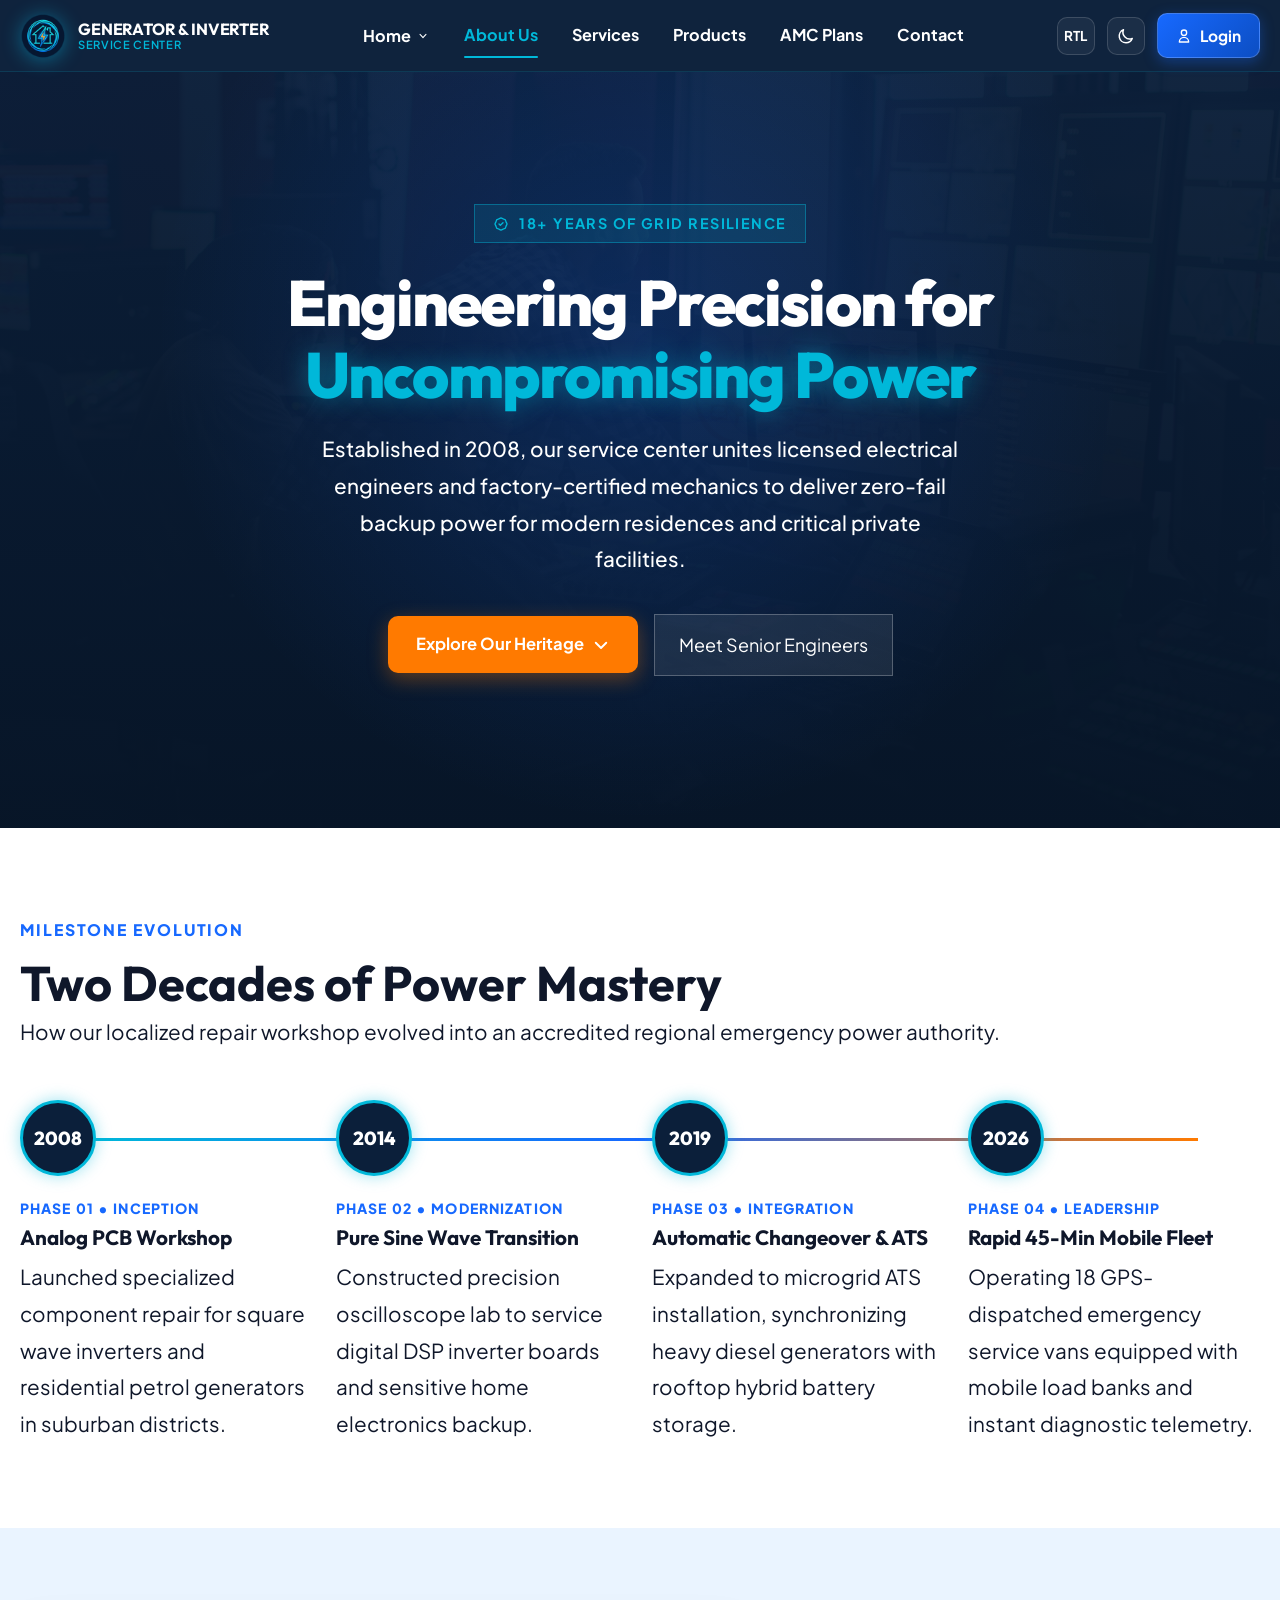
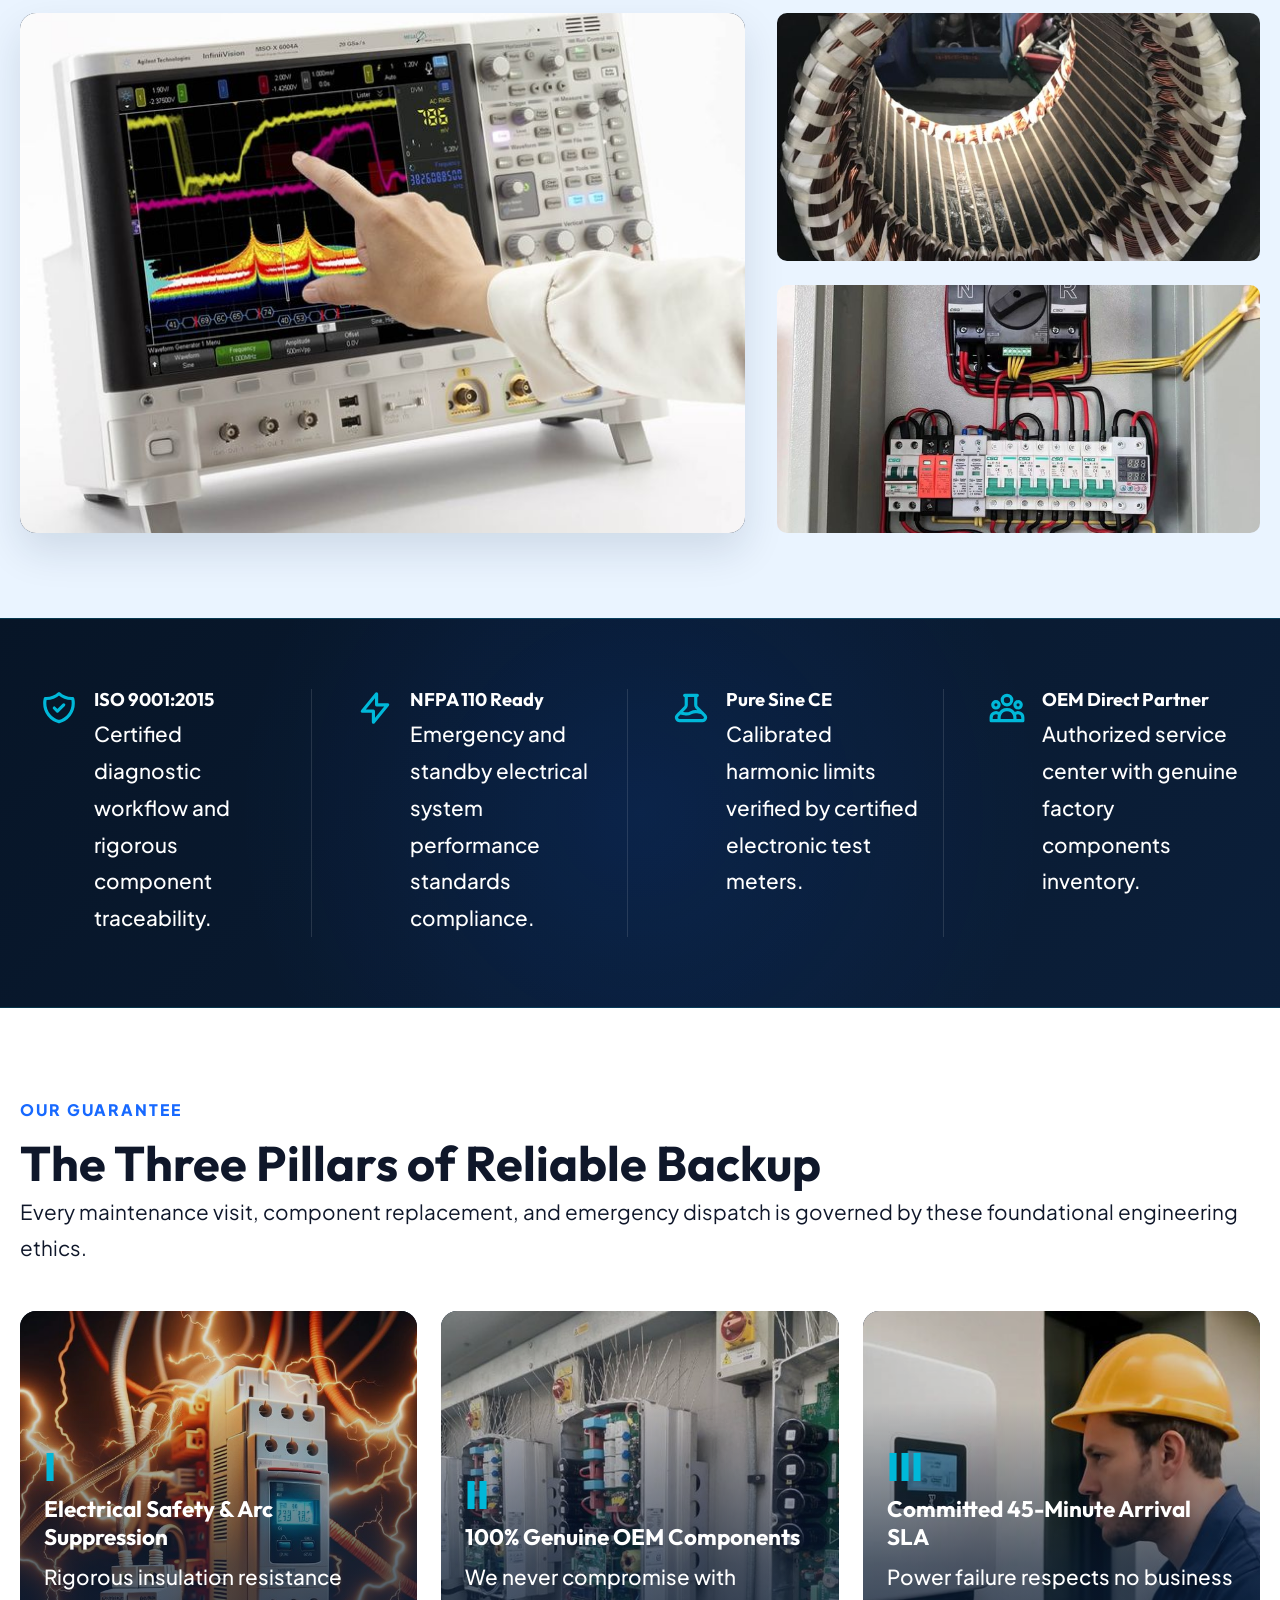
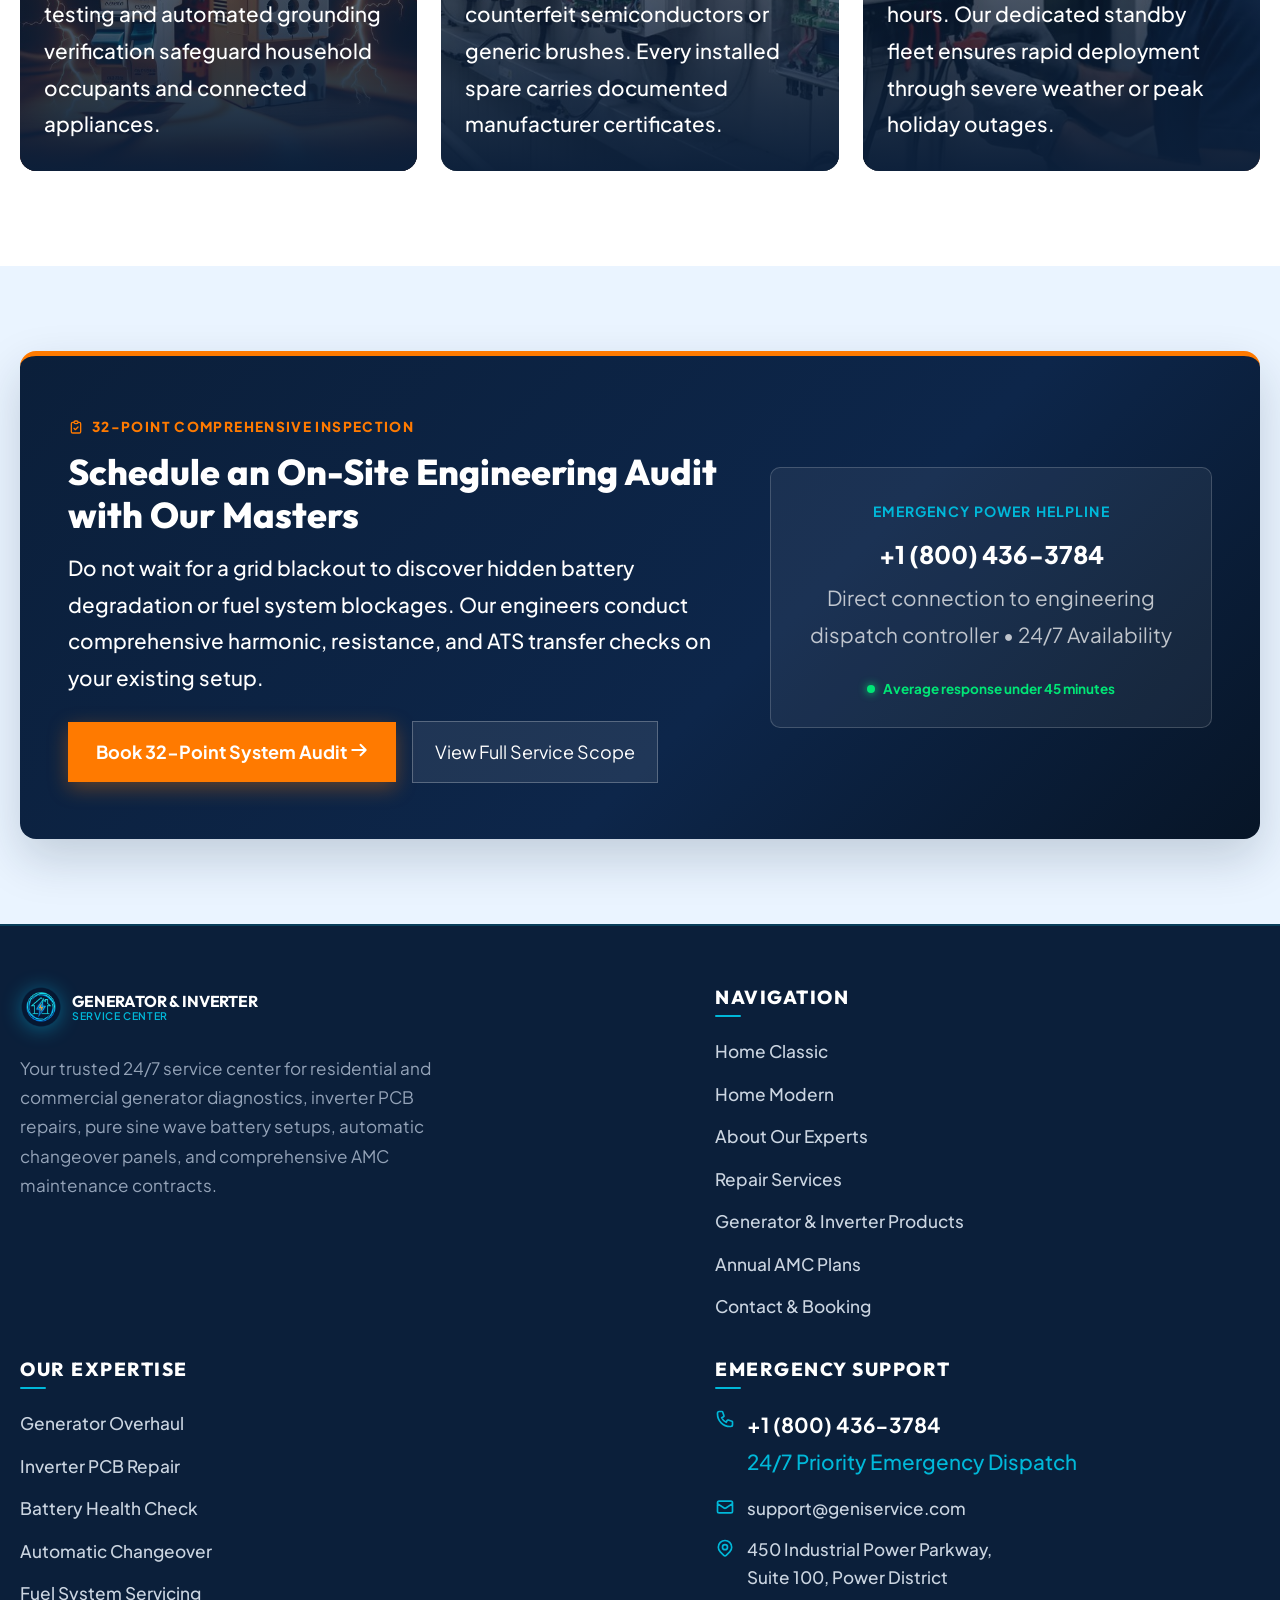
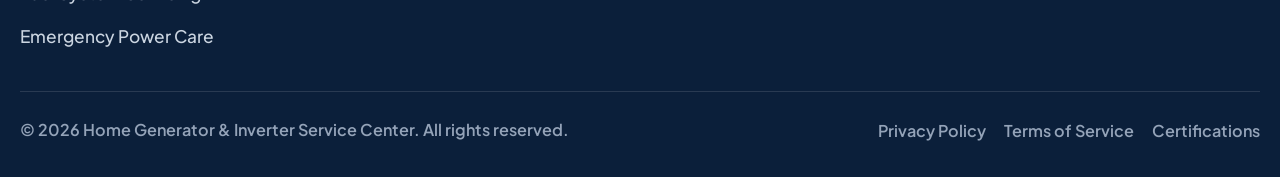
<file: about.html>
﻿<!DOCTYPE html>
<html lang="en" dir="ltr">

<head>
  <meta charset="UTF-8">
  <meta name="viewport" content="width=device-width, initial-scale=1.0">
  <title>About Our Power Engineering & Diagnostics Center | Home Generator & Inverter</title>
  <meta name="description"
    content="Learn about our 18-year legacy of precision power engineering, oscilloscope-grade inverter PCB repairs, certified generator overhauls, and master technician team.">
  <link rel="icon" type="image/png" href="assets/images/logo/logo-icon.png">

  <!-- Core & Shared Styles -->
  <link rel="stylesheet" href="assets/css/style.css?v=5.2">
  <link rel="stylesheet" href="assets/css/about.css?v=5.2">
  <link rel="stylesheet" href="assets/css/responsive.css?v=5.2">
</head>

<body>

  <!-- ================================================================
     BRANDED PRELOADER
     ================================================================ -->
  <div class="preloader" id="preloader" aria-hidden="true">
    <div class="preloader-spinner" role="status" aria-label="Loading"></div>
  </div>

  <!-- ================================================================
     FIXED COMPACT HEADER — Single line desktop, 6 Nav Items + Login
     ================================================================ -->
  <header class="site-header" id="site-header">
    <div class="container-custom header-inner">

      <!-- Brand Identity -->
      <a href="index.html" class="brand-link" aria-label="Generator & Inverter Service Center – Home">
        <img src="assets/images/logo/logo-icon.png" alt="Service Center Logo" class="brand-logo-img">
        <div class="brand-info">
          <span class="brand-title">Generator & Inverter</span>
          <span class="brand-subtitle">Service Center</span>
        </div>
      </a>

      <!-- Desktop Navigation — Exactly 6 items -->
      <nav aria-label="Main Navigation">
        <ul class="desktop-nav">
          <li class="nav-item-dropdown" id="home-dropdown">
            <button class="dropdown-trigger" type="button" aria-expanded="false" aria-haspopup="true"
              id="home-menu-btn">
              <span>Home</span>
              <svg class="dropdown-chevron" viewBox="0 0 20 20" fill="currentColor" aria-hidden="true">
                <path fill-rule="evenodd"
                  d="M5.23 7.21a.75.75 0 011.06.02L10 11.168l3.71-3.938a.75.75 0 111.08 1.04l-4.25 4.5a.75.75 0 01-1.08 0l-4.25-4.5a.75.75 0 01.02-1.06z"
                  clip-rule="evenodd" />
              </svg>
            </button>
            <ul class="dropdown-menu" aria-labelledby="home-menu-btn">
              <li class="dropdown-item"><a href="index.html">Home 1 — Classic</a></li>
              <li class="dropdown-item"><a href="home-2.html">Home 2 — Modern</a></li>
            </ul>
          </li>
          <li><a href="about.html" class="nav-link active">About Us</a></li>
          <li><a href="services.html" class="nav-link">Services</a></li>
          <li><a href="products.html" class="nav-link">Products</a></li>
          <li><a href="amc-plans.html" class="nav-link">AMC Plans</a></li>
          <li><a href="contact.html" class="nav-link">Contact</a></li>
        </ul>
      </nav>

      <!-- Header Right Actions -->
      <div class="header-actions">
        <button class="header-icon-btn rtl-toggle-btn" type="button" aria-label="Toggle RTL or LTR layout direction">
          <span class="rtl-btn-text" style="font-size:0.75rem;font-weight:700;">RTL</span>
        </button>
        <button class="header-icon-btn theme-toggle-btn" type="button" aria-label="Toggle dark mode">
          <svg class="theme-icon-moon" style="width:18px;height:18px;" fill="none" stroke="currentColor"
            viewBox="0 0 24 24">
            <path stroke-linecap="round" stroke-linejoin="round" stroke-width="2"
              d="M20.354 15.354A9 9 0 018.646 3.646 9.003 9.003 0 0012 21a9.003 9.003 0 008.354-5.646z" />
          </svg>
          <svg class="theme-icon-sun" style="width:18px;height:18px;display:none;" fill="none" stroke="currentColor"
            viewBox="0 0 24 24">
            <path stroke-linecap="round" stroke-linejoin="round" stroke-width="2"
              d="M12 3v1m0 16v1m9-9h-1M4 12H3m15.364 6.364l-.707-.707M6.343 6.343l-.707-.707m12.728 0l-.707.707M6.343 17.657l-.707.707M16 12a4 4 0 11-8 0 4 4 0 018 0z" />
          </svg>
        </button>
        <a href="login.html" class="btn-login" id="header-login-btn" aria-label="Open customer login portal">
          <svg style="width:16px;height:16px;" fill="none" stroke="currentColor" viewBox="0 0 24 24">
            <path stroke-linecap="round" stroke-linejoin="round" stroke-width="2"
              d="M16 7a4 4 0 11-8 0 4 4 0 018 0zM12 14a7 7 0 00-7 7h14a7 7 0 00-7-7z" />
          </svg>
          <span>Login</span>
        </a>
        <button class="mobile-toggle-btn" id="mobile-toggle-btn" type="button" aria-label="Open mobile navigation menu">
          <svg style="width:24px;height:24px;" fill="none" stroke="currentColor" viewBox="0 0 24 24">
            <path stroke-linecap="round" stroke-linejoin="round" stroke-width="2" d="M4 6h16M4 12h16M4 18h16" />
          </svg>
        </button>
      </div>
    </div>
  </header>

  <!-- MOBILE BACKDROP -->
  <div class="mobile-backdrop" id="mobile-backdrop"></div>

  <!-- MOBILE DRAWER -->
  <aside class="mobile-drawer" id="mobile-drawer" aria-label="Mobile Navigation Drawer">
    <div class="mobile-drawer-header">
      <div class="mobile-drawer-brand">
        <img src="assets/images/logo/logo-icon.png" alt="Service Center Logo" class="mobile-drawer-logo">
        <div class="brand-info">
          <span class="brand-title">Generator & Inverter</span>
          <span class="brand-subtitle">Service Center</span>
        </div>
      </div>
      <button class="mobile-close-btn" id="mobile-close-btn" type="button" aria-label="Close mobile navigation">
        <svg style="width:20px;height:20px;" fill="none" stroke="currentColor" viewBox="0 0 24 24">
          <path stroke-linecap="round" stroke-linejoin="round" stroke-width="2" d="M6 18L18 6M6 6l12 12" />
        </svg>
      </button>
    </div>
    <div class="mobile-controls">
      <button class="mobile-control-btn theme-toggle-btn" type="button" aria-label="Toggle dark mode">
        <svg class="theme-icon-moon" style="width:16px;height:16px;" fill="none" stroke="currentColor"
          viewBox="0 0 24 24">
          <path stroke-linecap="round" stroke-linejoin="round" stroke-width="2"
            d="M20.354 15.354A9 9 0 018.646 3.646 9.003 9.003 0 0012 21a9.003 9.003 0 008.354-5.646z" />
        </svg>
        <svg class="theme-icon-sun" style="width:16px;height:16px;display:none;" fill="none" stroke="currentColor"
          viewBox="0 0 24 24">
          <path stroke-linecap="round" stroke-linejoin="round" stroke-width="2"
            d="M12 3v1m0 16v1m9-9h-1M4 12H3m15.364 6.364l-.707-.707M6.343 6.343l-.707-.707m12.728 0l-.707.707M6.343 17.657l-.707.707M16 12a4 4 0 11-8 0 4 4 0 018 0z" />
        </svg>
        <span>Theme</span>
      </button>
      <button class="mobile-control-btn rtl-toggle-btn" type="button" aria-label="Toggle RTL layout">
        <span class="rtl-btn-text">RTL</span>
      </button>
    </div>
    <ul class="mobile-nav-list">
      <li class="mobile-accordion-wrapper">
        <button class="mobile-accordion-btn" type="button">
          <span>Home</span>
          <svg class="mobile-chevron" style="width:16px;height:16px;transition:transform 0.2s;" viewBox="0 0 20 20"
            fill="currentColor">
            <path fill-rule="evenodd"
              d="M5.23 7.21a.75.75 0 011.06.02L10 11.168l3.71-3.938a.75.75 0 111.08 1.04l-4.25 4.5a.75.75 0 01-1.08 0l-4.25-4.5a.75.75 0 01.02-1.06z"
              clip-rule="evenodd" />
          </svg>
        </button>
        <ul class="mobile-accordion-content">
          <li><a href="index.html" class="mobile-sub-link">Home 1 — Classic</a></li>
          <li><a href="home-2.html" class="mobile-sub-link">Home 2 — Modern</a></li>
        </ul>
      </li>
      <li><a href="about.html" class="mobile-nav-link active">About Us</a></li>
      <li><a href="services.html" class="mobile-nav-link">Services</a></li>
      <li><a href="products.html" class="mobile-nav-link">Products</a></li>
      <li><a href="amc-plans.html" class="mobile-nav-link">AMC Plans</a></li>
      <li><a href="contact.html" class="mobile-nav-link">Contact</a></li>
    </ul>
    <div style="padding:20px;">
      <a href="login.html" class="btn-login btn-mobile-login" style="width:100%;justify-content:center;">
        <svg style="width:16px;height:16px;" fill="none" stroke="currentColor" viewBox="0 0 24 24">
          <path stroke-linecap="round" stroke-linejoin="round" stroke-width="2"
            d="M16 7a4 4 0 11-8 0 4 4 0 018 0zM12 14a7 7 0 00-7 7h14a7 7 0 00-7-7z" />
        </svg>
        <span>Customer Login</span>
      </a>
    </div>
  </aside>

  <!-- ================================================================
     MAIN CONTENT — EXACTLY 7 UNIQUE EDITORIAL SECTIONS (ABOUT US)
     ================================================================ -->
  <main id="main-content">

    <!-- --------------------------------------------------------------
       SECTION 1: HERO — ARCHITECTURAL PANORAMA & FLOATING WINGS
       High attraction, glowing cyan title, dual floating stat wings
       -------------------------------------------------------------- -->
    <section class="ab-hero-section" id="about-hero" aria-label="About Our Engineering Legacy">
      <img src="assets/images/about/about-hero-panorama.jpg" alt="Power Engineering Diagnostics Center Laboratory"
        class="ab-hero-bg" loading="eager">
      <div class="ab-hero-gradient"></div>

      <div class="container-custom">
        <div class="ab-hero-content">
          <div class="ab-hero-pill">
            <svg style="width:16px;height:16px;" fill="none" stroke="currentColor" viewBox="0 0 24 24">
              <path stroke-linecap="round" stroke-linejoin="round" stroke-width="2"
                d="M9 12l2 2 4-4M7.835 4.697a3.42 3.42 0 001.946-.806 3.42 3.42 0 014.438 0 3.42 3.42 0 001.946.806 3.42 3.42 0 013.138 3.138 3.42 3.42 0 00.806 1.946 3.42 3.42 0 010 4.438 3.42 3.42 0 00-.806 1.946 3.42 3.42 0 01-3.138 3.138 3.42 3.42 0 00-1.946.806 3.42 3.42 0 01-4.438 0 3.42 3.42 0 00-1.946-.806 3.42 3.42 0 01-3.138-3.138 3.42 3.42 0 00-.806-1.946 3.42 3.42 0 010-4.438 3.42 3.42 0 00.806-1.946 3.42 3.42 0 013.138-3.138z" />
            </svg>
            <span>18+ Years of Grid Resilience</span>
          </div>

          <h1 class="ab-hero-title">
            Engineering Precision for <span class="glow-cyan">Uncompromising Power</span>
          </h1>

          <p class="ab-hero-sub">
            Established in 2008, our service center unites licensed electrical engineers and factory-certified mechanics
            to deliver zero-fail backup power for modern residences and critical private facilities.
          </p>


          <div class="ab-hero-cta-row">
            <a href="#engineering-timeline" class="btn btn-primary"
              style="padding:14px 28px;background:var(--color-orange);box-shadow:0 6px 20px rgba(255,122,0,0.35);">
              <span>Explore Our Heritage</span>
              <svg style="width:18px;height:18px;" fill="none" stroke="currentColor" viewBox="0 0 24 24">
                <path stroke-linecap="round" stroke-linejoin="round" stroke-width="2.5" d="M19 9l-7 7-7-7" />
              </svg>
            </a>
            <a href="#engineering-roster" class="btn"
              style="background:rgba(255,255,255,0.08);border:1px solid rgba(255,255,255,0.25);color:#fff;padding:14px 24px;">
              <span>Meet Senior Engineers</span>
            </a>
          </div>

        </div>
      </div>
    </section>

    <!-- --------------------------------------------------------------
       SECTION 2: CHRONOLOGICAL ENGINEERING TIMELINE
       Glowing continuous circuit trace with 4 pivotal milestone nodes
       -------------------------------------------------------------- -->
    <section class="ab-timeline-section" id="engineering-timeline" aria-label="Chronological Engineering Evolution">
      <div class="container-custom">
        <div class="section-title-wrap text-center" style="margin-bottom:20px;">
          <span class="badge-tag">Milestone Evolution</span>
          <h2 class="section-title">Two Decades of Power Mastery</h2>
          <p class="section-subtitle">How our localized repair workshop evolved into an accredited regional emergency
            power authority.</p>
        </div>

        <div class="ab-timeline-track">
          <div class="ab-timeline-line"></div>
          <div class="ab-timeline-grid">

            <!-- Node 1 -->
            <div class="ab-timeline-node">
              <div class="ab-node-indicator">2008</div>
              <div class="ab-node-year">Phase 01 &bull; Inception</div>
              <h3 class="ab-node-title">Analog PCB Workshop</h3>
              <p class="ab-node-desc">Launched specialized component repair for square wave inverters and residential
                petrol generators in suburban districts.</p>
            </div>

            <!-- Node 2 -->
            <div class="ab-timeline-node">
              <div class="ab-node-indicator">2014</div>
              <div class="ab-node-year">Phase 02 &bull; Modernization</div>
              <h3 class="ab-node-title">Pure Sine Wave Transition</h3>
              <p class="ab-node-desc">Constructed precision oscilloscope lab to service digital DSP inverter boards and
                sensitive home electronics backup.</p>
            </div>

            <!-- Node 3 -->
            <div class="ab-timeline-node">
              <div class="ab-node-indicator">2019</div>
              <div class="ab-node-year">Phase 03 &bull; Integration</div>
              <h3 class="ab-node-title">Automatic Changeover & ATS</h3>
              <p class="ab-node-desc">Expanded to microgrid ATS installation, synchronizing heavy diesel generators with
                rooftop hybrid battery storage.</p>
            </div>

            <!-- Node 4 -->
            <div class="ab-timeline-node">
              <div class="ab-node-indicator">2026</div>
              <div class="ab-node-year">Phase 04 &bull; Leadership</div>
              <h3 class="ab-node-title">Rapid 45-Min Mobile Fleet</h3>
              <p class="ab-node-desc">Operating 18 GPS-dispatched emergency service vans equipped with mobile load banks
                and instant diagnostic telemetry.</p>
            </div>

          </div>
        </div>
      </div>
    </section>

    <!-- --------------------------------------------------------------
       SECTION 3: PRECISION DIAGNOSTICS & MACHINE LAB
       Asymmetric split: Massive testing photo + stacked calibration bays
       -------------------------------------------------------------- -->
    <section class="ab-lab-section" id="machine-lab" aria-label="Technical Facility Machine Lab">
      <div class="container-custom">
        <div class="ab-lab-grid">

          <!-- Left Major Frame -->
          <div class="ab-lab-major-frame">
            <img src="assets/images/about/p18.jpg" alt="High-Frequency Digital Oscilloscope Calibration Lab"
              loading="lazy">

          </div>

          <!-- Right Stacked Lab Bays -->
          <div class="ab-lab-stack">
            <div class="ab-lab-sub-frame">
              <img src="assets/images/about/p19.jpg" alt="Stator & Rotor High-Torque Rewinding Bay" loading="lazy">

            </div>

            <div class="ab-lab-sub-frame">
              <img src="assets/images/sections/p20.jpg" alt="Automatic Transfer Switch Bench Simulation" loading="lazy">

            </div>

          </div>
        </div>
      </div>
    </section>

    
    <!-- --------------------------------------------------------------
       SECTION 5: QUALITY ACCREDITATIONS & OEM CERTIFICATIONS
       Etched technical schematic strip with glowing cyan circuit borders
       -------------------------------------------------------------- -->
    <section class="ab-standards-section" id="standards-wall" aria-label="Certifications and Quality Accreditations">
      <div class="container-custom">
        <div class="ab-standards-grid">

          <div class="ab-standard-cell">
            <svg class="ab-standard-icon" fill="none" stroke="currentColor" viewBox="0 0 24 24">
              <path stroke-linecap="round" stroke-linejoin="round" stroke-width="2"
                d="M9 12l2 2 4-4m5.618-4.016A11.955 11.955 0 0112 2.944a11.955 11.955 0 01-8.618 3.04A12.02 12.02 0 003 9c0 5.591 3.824 10.29 9 11.622 5.176-1.332 9-6.03 9-11.622 0-1.042-.133-2.052-.382-3.016z" />
            </svg>
            <div>
              <h4 class="ab-standard-title">ISO 9001:2015</h4>
              <p class="ab-standard-meta">Certified diagnostic workflow and rigorous component traceability.</p>
            </div>
          </div>

          <div class="ab-standard-cell">
            <svg class="ab-standard-icon" fill="none" stroke="currentColor" viewBox="0 0 24 24">
              <path stroke-linecap="round" stroke-linejoin="round" stroke-width="2" d="M13 10V3L4 14h7v7l9-11h-7z" />
            </svg>
            <div>
              <h4 class="ab-standard-title">NFPA 110 Ready</h4>
              <p class="ab-standard-meta">Emergency and standby electrical system performance standards compliance.</p>
            </div>
          </div>

          <div class="ab-standard-cell">
            <svg class="ab-standard-icon" fill="none" stroke="currentColor" viewBox="0 0 24 24">
              <path stroke-linecap="round" stroke-linejoin="round" stroke-width="2"
                d="M19.428 15.428a2 2 0 00-1.022-.547l-2.387-.477a6 6 0 00-3.86.517l-.318.158a6 6 0 01-3.86.517L6.05 15.21a2 2 0 00-1.806.547M8 4h8l-1 1v5.172a2 2 0 00.586 1.414l5 5c1.26 1.26.367 3.414-1.415 3.414H4.828c-1.782 0-2.674-2.154-1.414-3.414l5-5A2 2 0 009 10.172V5L8 4z" />
            </svg>
            <div>
              <h4 class="ab-standard-title">Pure Sine CE</h4>
              <p class="ab-standard-meta">Calibrated harmonic limits verified by certified electronic test meters.</p>
            </div>
          </div>

          <div class="ab-standard-cell">
            <svg class="ab-standard-icon" fill="none" stroke="currentColor" viewBox="0 0 24 24">
              <path stroke-linecap="round" stroke-linejoin="round" stroke-width="2"
                d="M17 20h5v-2a3 3 0 00-5.356-1.857M17 20H7m10 0v-2c0-.656-.126-1.283-.356-1.857M7 20H2v-2a3 3 0 015.356-1.857M7 20v-2c0-.656.126-1.283.356-1.857m0 0a5.002 5.002 0 019.288 0M15 7a3 3 0 11-6 0 3 3 0 016 0zm6 3a2 2 0 11-4 0 2 2 0 014 0zM7 10a2 2 0 11-4 0 2 2 0 014 0z" />
            </svg>
            <div>
              <h4 class="ab-standard-title">OEM Direct Partner</h4>
              <p class="ab-standard-meta">Authorized service center with genuine factory components inventory.</p>
            </div>
          </div>

        </div>
      </div>
    </section>



    <!-- --------------------------------------------------------------
       SECTION 6: CORE ENGINEERING PRINCIPLES
       3 towering full-height photographic pillars with Roman numerals
       -------------------------------------------------------------- -->
    <section class="ab-pillars-section" id="engineering-pillars" aria-label="Core Engineering Principles">
      <div class="container-custom">
        <div class="section-title-wrap text-center">
          <span class="badge-tag">Our Guarantee</span>
          <h2 class="section-title">The Three Pillars of Reliable Backup</h2>
          <p class="section-subtitle">Every maintenance visit, component replacement, and emergency dispatch is governed
            by these foundational engineering ethics.</p>
        </div>

        <div class="ab-pillars-grid">

          <!-- Pillar 1 -->
          <div class="ab-pillar-card">
            <img src="assets/images/about/p21.jpg" alt="Electrical Safety and Surge Protection Priority"
              class="ab-pillar-bg" loading="lazy">
            <div class="ab-pillar-overlay">
              <div class="ab-pillar-num">I</div>
              <h3 class="ab-pillar-name">Electrical Safety &amp; Arc Suppression</h3>
              <p class="ab-pillar-desc">Rigorous insulation resistance testing and automated grounding verification
                safeguard household occupants and connected appliances.</p>
            </div>
          </div>

          <!-- Pillar 2 -->
          <div class="ab-pillar-card">
            <img src="assets/images/about/p22.jpg" alt="100% Genuine OEM Spares and Sealed Components"
              class="ab-pillar-bg" loading="lazy">
            <div class="ab-pillar-overlay">
              <div class="ab-pillar-num">II</div>
              <h3 class="ab-pillar-name">100% Genuine OEM Components</h3>
              <p class="ab-pillar-desc">We never compromise with counterfeit semiconductors or generic brushes.
                Every installed spare carries documented manufacturer certificates.</p>
            </div>
          </div>

          <!-- Pillar 3 -->
          <div class="ab-pillar-card">
            <img src="assets/images/sections/p23.jpg" alt="Guaranteed 24/7 Field Rapid Response" class="ab-pillar-bg"
              loading="lazy">
            <div class="ab-pillar-overlay">
              <div class="ab-pillar-num">III</div>
              <h3 class="ab-pillar-name">Committed 45-Minute Arrival SLA</h3>
              <p class="ab-pillar-desc">Power failure respects no business hours. Our dedicated standby fleet ensures
                rapid deployment through severe weather or peak holiday outages.</p>
            </div>
          </div>

        </div>
      </div>
    </section>



    <!-- --------------------------------------------------------------
       SECTION 7: ON-SITE SYSTEM AUDIT BOOKING (THE NORMAL CTA SECTION)
       Clean, focused, normal CTA section per user explicit instruction
       -------------------------------------------------------------- -->
    <section class="ab-cta-section" id="audit-booking-cta" aria-label="Schedule an Engineering Audit">
      <div class="container-custom">
        <div class="ab-cta-container">

          <!-- Left Info -->
          <div>
            <div class="ab-cta-badge">
              <svg style="width:16px;height:16px;" fill="none" stroke="currentColor" viewBox="0 0 24 24">
                <path stroke-linecap="round" stroke-linejoin="round" stroke-width="2"
                  d="M9 5H7a2 2 0 00-2 2v12a2 2 0 002 2h10a2 2 0 002-2V7a2 2 0 00-2-2h-2M9 5a2 2 0 002 2h2a2 2 0 002-2M9 5a2 2 0 012-2h2a2 2 0 012 2m-6 9l2 2 4-4" />
              </svg>
              <span>32-Point Comprehensive Inspection</span>
            </div>
            <h2 class="ab-cta-heading">Schedule an On-Site Engineering Audit with Our Masters</h2>
            <p class="ab-cta-desc">
              Do not wait for a grid blackout to discover hidden battery degradation or fuel system blockages. Our
              engineers conduct comprehensive harmonic, resistance, and ATS transfer checks on your existing setup.
            </p>
            <div class="ab-cta-actions-wrap">
              <a href="contact.html" class="btn"
                style="background:var(--color-orange);color:#fff;font-weight:700;padding:14px 28px;box-shadow:0 6px 20px rgba(255,122,0,0.35);">
                <span>Book 32-Point System Audit</span>
                <svg style="width:18px;height:18px;" fill="none" stroke="currentColor" viewBox="0 0 24 24">
                  <path stroke-linecap="round" stroke-linejoin="round" stroke-width="2.5"
                    d="M14 5l7 7m0 0l-7 7m7-7H3" />
                </svg>
              </a>
              <a href="services.html" class="btn"
                style="background:rgba(255,255,255,0.08);border:1px solid rgba(255,255,255,0.25);color:#fff;padding:14px 22px;">
                <span>View Full Service Scope</span>
              </a>
            </div>
          </div>

          <!-- Right Direct Hotline Box -->
          <div class="ab-cta-hotline-box">
            <span
              style="font-size:0.78rem;font-weight:700;text-transform:uppercase;letter-spacing:0.08em;color:var(--color-cyan);">Emergency
              Power Helpline</span>
            <a href="tel:+18004363784" class="ab-cta-hotline-phone">+1 (800) 436-3784</a>
            <p style="font-size:0.82rem;color:rgba(255,255,255,0.72);margin-bottom:16px;">Direct connection to
              engineering dispatch controller &bull; 24/7 Availability</p>
            <div
              style="display:inline-flex;align-items:center;gap:8px;font-size:0.75rem;color:#00E676;font-weight:700;">
              <span
                style="width:8px;height:8px;background:#00E676;border-radius:50%;display:inline-block;box-shadow:0 0 8px #00E676;"></span>
              <span>Average response under 45 minutes</span>
            </div>
          </div>

        </div>
      </div>
    </section>

  </main><!-- /main-content -->

  <!-- ================================================================
     SHARED FOOTER
     ================================================================ -->
  <footer class="site-footer" aria-label="Site Footer">
    <div class="container-custom">
      <div class="footer-top">
        <!-- Col 1: Brand -->
        <div class="footer-col">
          <a href="index.html" class="brand-link" style="margin-bottom:14px;display:inline-flex;">
            <img src="assets/images/logo/logo-icon.png" alt="Service Center Logo" class="brand-logo-img">
            <div class="brand-info">
              <span class="brand-title">Generator & Inverter</span>
              <span class="brand-subtitle">Service Center</span>
            </div>
          </a>
          <p class="footer-brand-desc">Your trusted 24/7 service center for residential and commercial generator
            diagnostics, inverter PCB repairs, pure sine wave battery setups, automatic changeover panels, and
            comprehensive AMC maintenance contracts.</p>
        </div>
        <!-- Col 2: Navigation -->
        <div class="footer-col">
          <h3 class="footer-heading">Navigation</h3>
          <ul class="footer-links">
            <li><a href="index.html" class="footer-link">Home Classic</a></li>
            <li><a href="home-2.html" class="footer-link">Home Modern</a></li>
            <li><a href="about.html" class="footer-link">About Our Experts</a></li>
            <li><a href="services.html" class="footer-link">Repair Services</a></li>
            <li><a href="products.html" class="footer-link">Generator & Inverter Products</a></li>
            <li><a href="amc-plans.html" class="footer-link">Annual AMC Plans</a></li>
            <li><a href="contact.html" class="footer-link">Contact & Booking</a></li>
          </ul>
        </div>
        <!-- Col 3: Expertise -->
        <div class="footer-col">
          <h3 class="footer-heading">Our Expertise</h3>
          <ul class="footer-links">
            <li><a href="services.html" class="footer-link">Generator Overhaul</a></li>
            <li><a href="services.html" class="footer-link">Inverter PCB Repair</a></li>
            <li><a href="services.html" class="footer-link">Battery Health Check</a></li>
            <li><a href="services.html" class="footer-link">Automatic Changeover</a></li>
            <li><a href="services.html" class="footer-link">Fuel System Servicing</a></li>
            <li><a href="services.html" class="footer-link">Emergency Power Care</a></li>
          </ul>
        </div>
        <!-- Col 4: Emergency Contact -->
        <div class="footer-col">
          <h3 class="footer-heading">Emergency Support</h3>
          <div class="footer-contact-item">
            <svg class="footer-contact-icon" fill="none" stroke="currentColor" viewBox="0 0 24 24">
              <path stroke-linecap="round" stroke-linejoin="round" stroke-width="2"
                d="M3 5a2 2 0 012-2h3.28a1 1 0 01.948.684l1.498 4.493a1 1 0 01-.502 1.21l-2.257 1.13a11.042 11.042 0 005.516 5.516l1.13-2.257a1 1 0 011.21-.502l4.493 1.498a1 1 0 01.684.949V19a2 2 0 01-2 2h-1C9.716 21 3 14.284 3 6V5z" />
            </svg>
            <div>
              <p style="font-weight:700;color:#fff;font-size:1rem;">+1 (800) 436-3784</p>
              <p style="font-size:0.75rem;color:#00B8D9;">24/7 Priority Emergency Dispatch</p>
            </div>
          </div>
          <div class="footer-contact-item">
            <svg class="footer-contact-icon" fill="none" stroke="currentColor" viewBox="0 0 24 24">
              <path stroke-linecap="round" stroke-linejoin="round" stroke-width="2"
                d="M3 8l7.89 5.26a2 2 0 002.22 0L21 8M5 19h14a2 2 0 002-2V7a2 2 0 00-2-2H5a2 2 0 00-2 2v10a2 2 0 002 2z" />
            </svg>
            <span>support@geniservice.com</span>
          </div>
          <div class="footer-contact-item">
            <svg class="footer-contact-icon" fill="none" stroke="currentColor" viewBox="0 0 24 24">
              <path stroke-linecap="round" stroke-linejoin="round" stroke-width="2"
                d="M17.657 16.657L13.414 20.9a1.998 1.998 0 01-2.827 0l-4.244-4.243a8 8 0 1111.314 0z" />
              <path stroke-linecap="round" stroke-linejoin="round" stroke-width="2"
                d="M15 11a3 3 0 11-6 0 3 3 0 016 0z" />
            </svg>
            <span>450 Industrial Power Parkway,<br>Suite 100, Power District</span>
          </div>
        </div>
      </div>
      <div class="footer-bottom">
        <p>&copy; 2026 Home Generator & Inverter Service Center. All rights reserved.</p>
        <div class="footer-bottom-links">
          <a href="#" style="color:inherit;">Privacy Policy</a>
          <a href="#" style="color:inherit;">Terms of Service</a>
          <a href="#" style="color:inherit;">Certifications</a>
        </div>
      </div>
    </div>
  </footer>

  <!-- SCROLL TO TOP BUTTON -->
  <button id="scroll-top-btn" type="button" aria-label="Scroll back to top of page">
    <svg style="width:20px;height:20px;" fill="none" stroke="currentColor" viewBox="0 0 24 24">
      <path stroke-linecap="round" stroke-linejoin="round" stroke-width="2.5" d="M5 10l7-7m0 0l7 7m-7-7v18" />
    </svg>
  </button>

  <!-- CUSTOMER AUTH MODAL -->
  <div class="auth-modal-backdrop" id="auth-modal" role="dialog" aria-modal="true" aria-labelledby="auth-modal-title">
    <div class="auth-modal-card">
      <div class="auth-modal-header">
        <div style="display:flex;align-items:center;gap:12px;">
          <img src="assets/images/logo/logo.png" alt="Service Center Logo" style="height:34px;width:auto;">
          <h2 id="auth-modal-title" style="font-size:1.1rem;font-weight:700;color:#FFFFFF;">Customer Portal</h2>
        </div>
        <button id="auth-modal-close" type="button" style="color:#FFFFFF;" aria-label="Close login modal">
          <svg style="width:24px;height:24px;" fill="none" stroke="currentColor" viewBox="0 0 24 24">
            <path stroke-linecap="round" stroke-linejoin="round" stroke-width="2" d="M6 18L18 6M6 6l12 12" />
          </svg>
        </button>
      </div>
      <div class="auth-tabs" role="tablist">
        <button class="auth-tab-btn active" type="button" data-tab="login" role="tab">Sign In</button>
        <button class="auth-tab-btn" type="button" data-tab="register" role="tab">Register Account</button>
      </div>
      <div class="auth-modal-body">
        <div class="auth-tab-pane" id="tab-login" role="tabpanel">
          <form
            onsubmit="event.preventDefault();document.getElementById('auth-modal').classList.remove('open');document.body.style.overflow='';">
            <div class="auth-form-group">
              <label class="auth-label" for="login-email">Email or Service Account ID</label>
              <input type="email" id="login-email" class="auth-input" placeholder="name@domain.com" required>
            </div>
            <div class="auth-form-group">
              <label class="auth-label" for="login-password">Password</label>
              <input type="password" id="login-password" class="auth-input" placeholder="••••••••" required>
            </div>
            <button type="submit" class="btn-auth-submit">Sign In to Dashboard</button>
          </form>
        </div>
        <div class="auth-tab-pane" id="tab-register" role="tabpanel" style="display:none;">
          <form
            onsubmit="event.preventDefault();document.getElementById('auth-modal').classList.remove('open');document.body.style.overflow='';">
            <div class="auth-form-group">
              <label class="auth-label" for="reg-name">Full Name</label>
              <input type="text" id="reg-name" class="auth-input" placeholder="John Doe" required>
            </div>
            <div class="auth-form-group">
              <label class="auth-label" for="reg-phone">Phone Number</label>
              <input type="tel" id="reg-phone" class="auth-input" placeholder="+1 (555) 000-0000" required>
            </div>
            <div class="auth-form-group">
              <label class="auth-label" for="reg-email">Email Address</label>
              <input type="email" id="reg-email" class="auth-input" placeholder="name@domain.com" required>
            </div>
            <div class="auth-form-group">
              <label class="auth-label" for="reg-password">Create Password</label>
              <input type="password" id="reg-password" class="auth-input" placeholder="••••••••" required>
            </div>
            <button type="submit" class="btn-auth-submit">Create Service Account</button>
          </form>
        </div>
      </div>
    </div>
  </div>

  <script src="assets/js/main.js?v=5.2"></script>
</body>

</html>
</file>
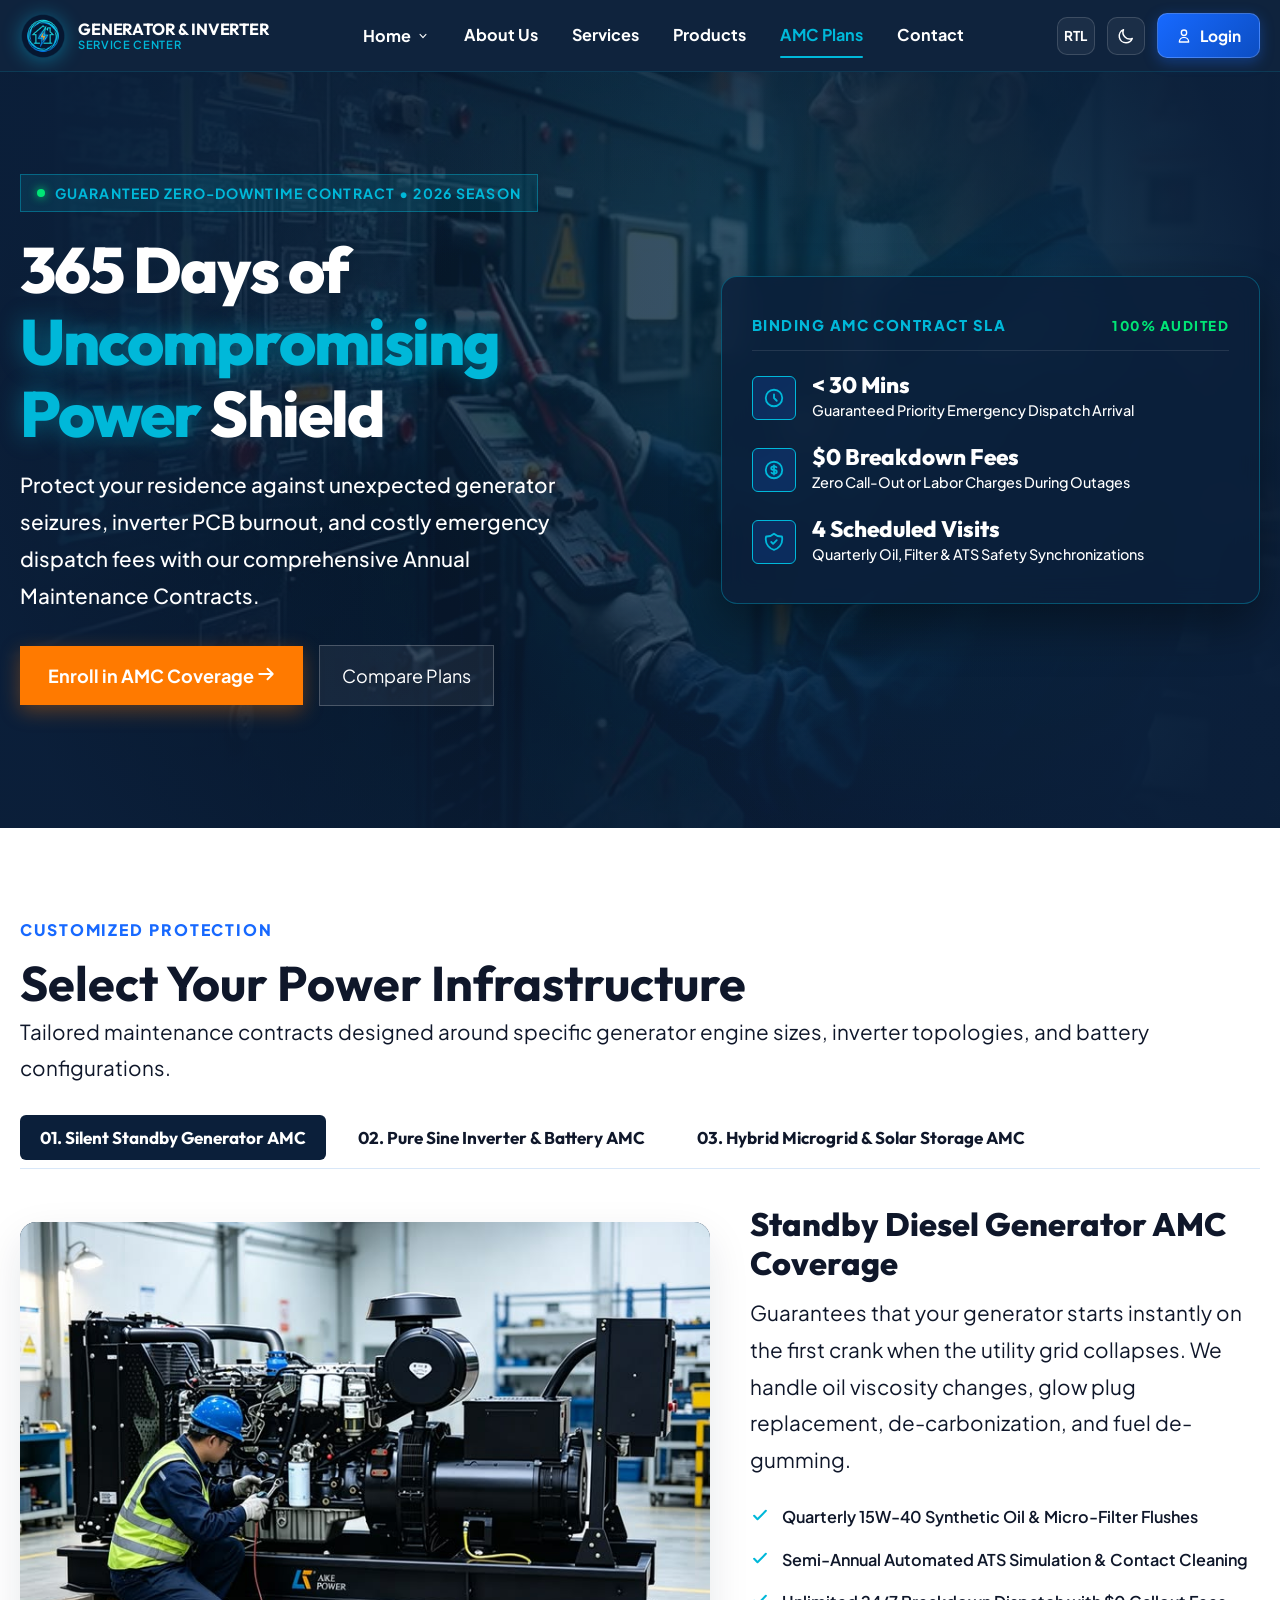
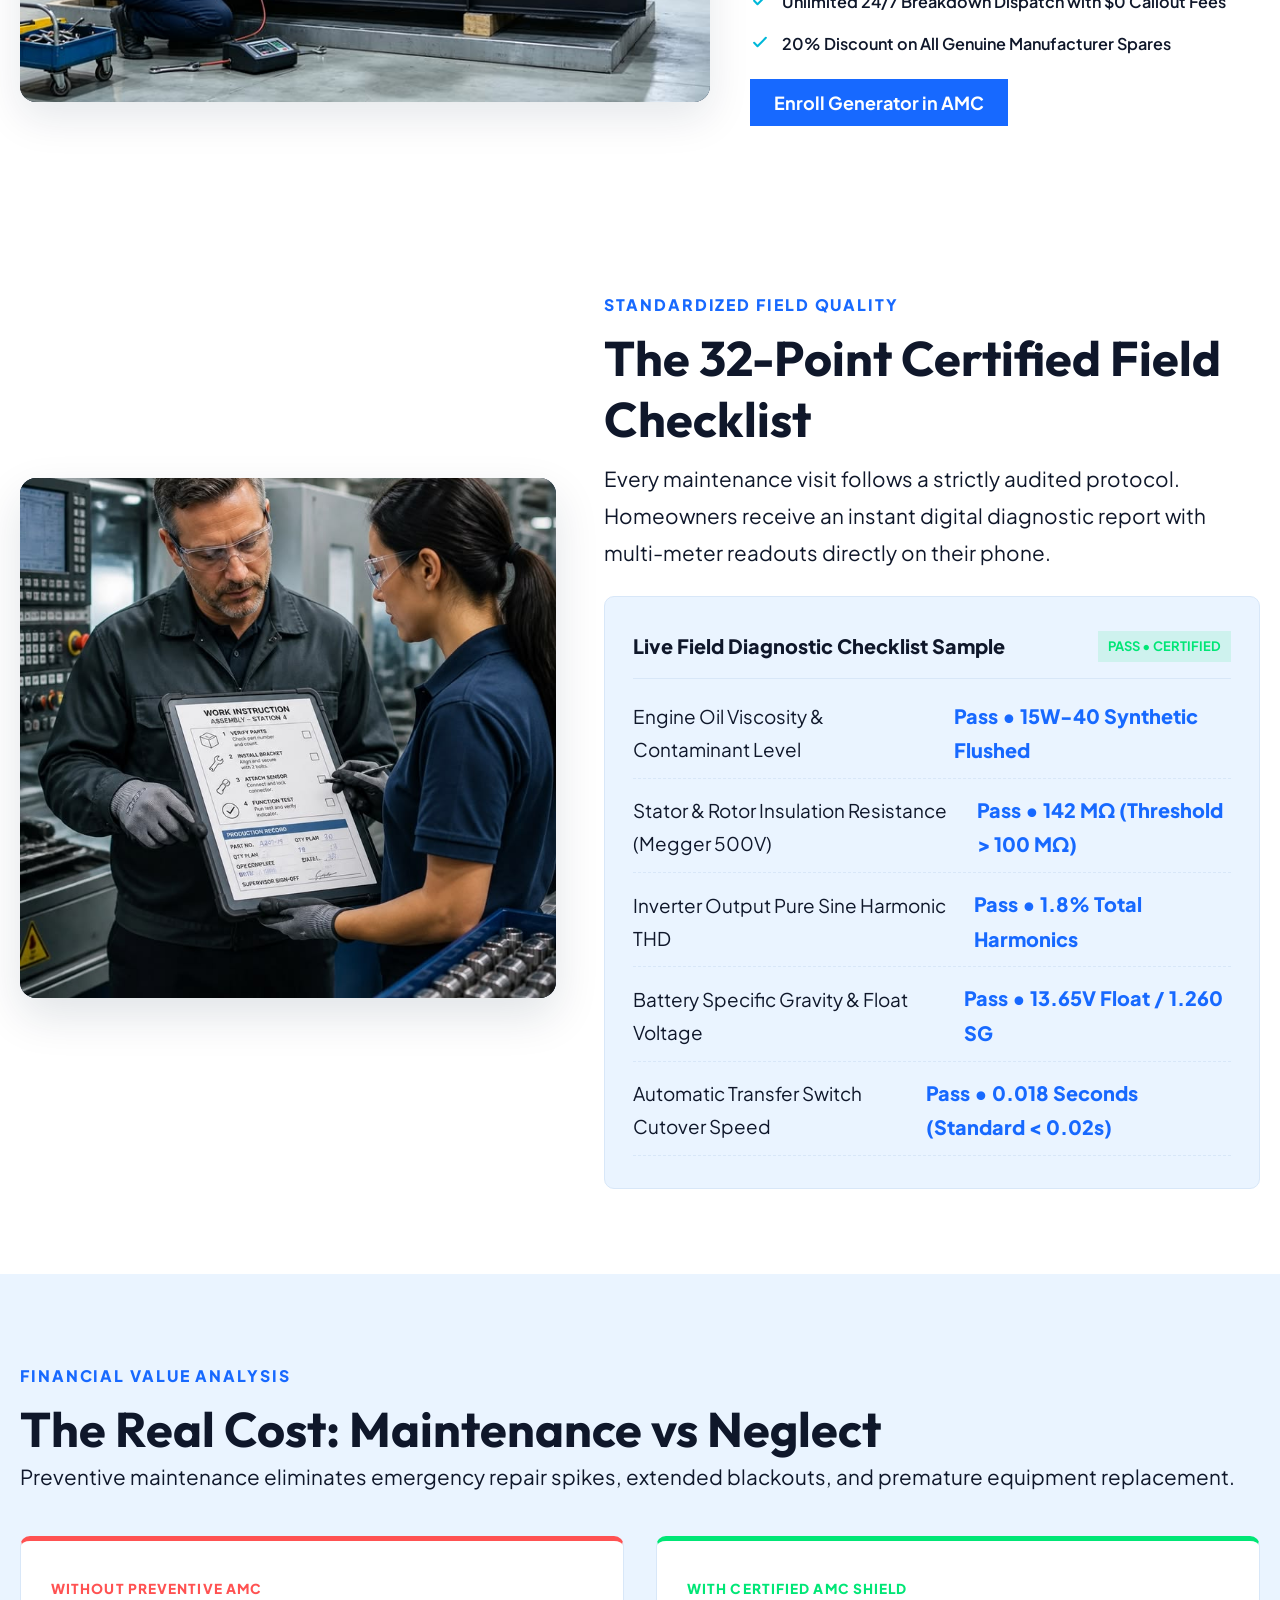
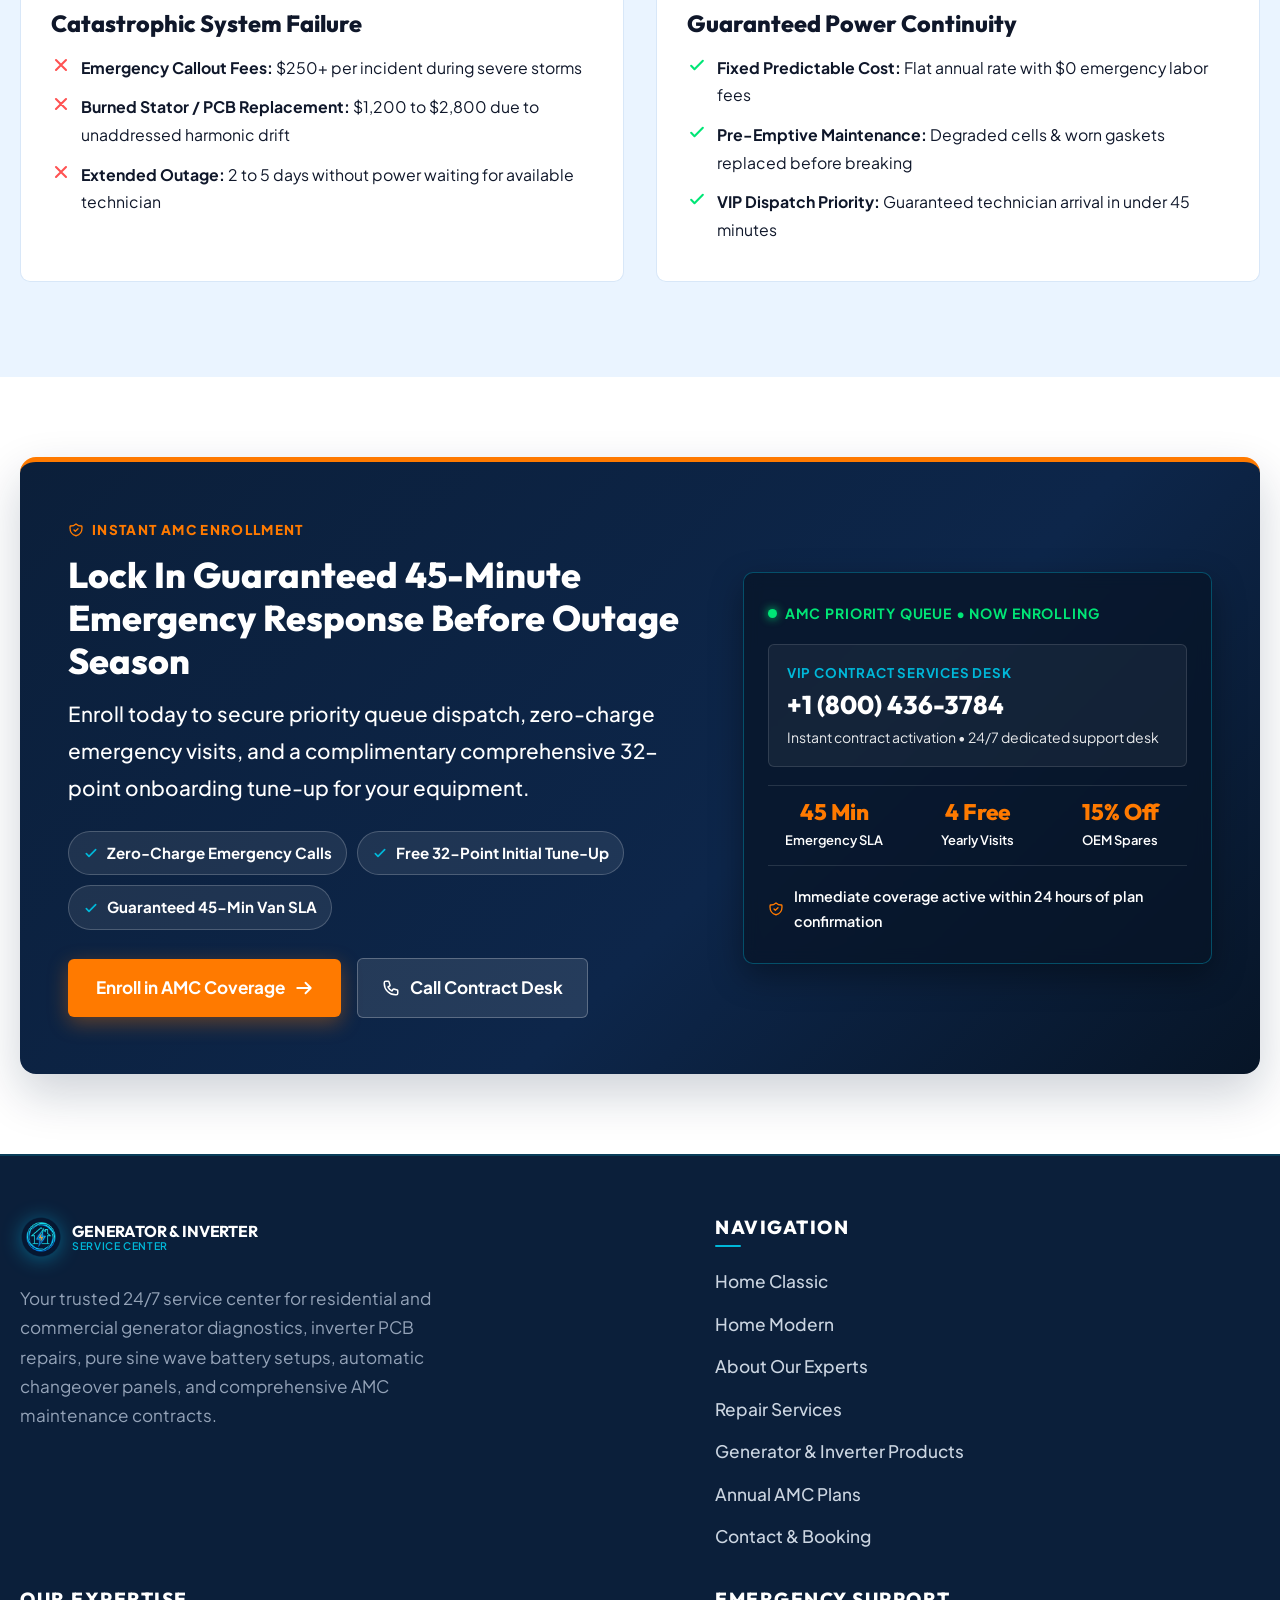
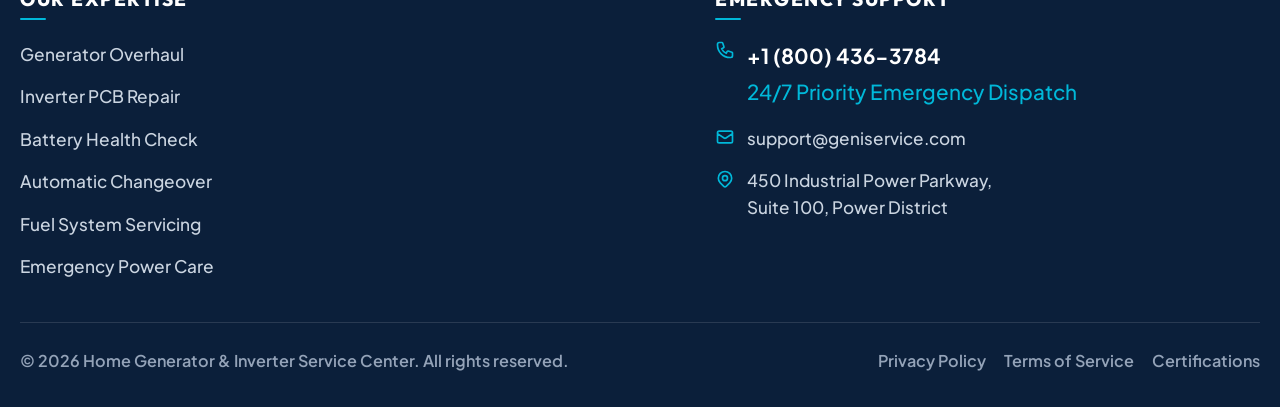
<file: amc-plans.html>
﻿<!DOCTYPE html>
<html lang="en" dir="ltr">

<head>
  <meta charset="UTF-8">
  <meta name="viewport" content="width=device-width, initial-scale=1.0">
  <title>Annual Maintenance Contracts (AMC) | Home Generator & Inverter Service Center</title>
  <meta name="description"
    content="Comprehensive Annual Maintenance Contracts (AMC) for home generators and inverters. Guaranteed 45-minute emergency response, quarterly fluid services, and 0$ breakdown fees.">
  <link rel="icon" type="image/png" href="assets/images/logo/logo-icon.png">

  <!-- Core & Shared Styles -->
  <link rel="stylesheet" href="assets/css/style.css?v=5.2">
  <link rel="stylesheet" href="assets/css/amc.css?v=5.2">
  <link rel="stylesheet" href="assets/css/responsive.css?v=5.2">
</head>

<body>

  <!-- ================================================================
     BRANDED PRELOADER
     ================================================================ -->
  <div class="preloader" id="preloader" aria-hidden="true">
    <div class="preloader-spinner" role="status" aria-label="Loading"></div>
  </div>

  <!-- ================================================================
     FIXED COMPACT HEADER — Single line desktop, 6 Nav Items + Login
     ================================================================ -->
  <header class="site-header" id="site-header">
    <div class="container-custom header-inner">

      <!-- Brand Identity -->
      <a href="index.html" class="brand-link" aria-label="Generator & Inverter Service Center – Home">
        <img src="assets/images/logo/logo-icon.png" alt="Service Center Logo" class="brand-logo-img">
        <div class="brand-info">
          <span class="brand-title">Generator & Inverter</span>
          <span class="brand-subtitle">Service Center</span>
        </div>
      </a>

      <!-- Desktop Navigation — Exactly 6 items -->
      <nav aria-label="Main Navigation">
        <ul class="desktop-nav">
          <li class="nav-item-dropdown" id="home-dropdown">
            <button class="dropdown-trigger" type="button" aria-expanded="false" aria-haspopup="true"
              id="home-menu-btn">
              <span>Home</span>
              <svg class="dropdown-chevron" viewBox="0 0 20 20" fill="currentColor" aria-hidden="true">
                <path fill-rule="evenodd"
                  d="M5.23 7.21a.75.75 0 011.06.02L10 11.168l3.71-3.938a.75.75 0 111.08 1.04l-4.25 4.5a.75.75 0 01-1.08 0l-4.25-4.5a.75.75 0 01.02-1.06z"
                  clip-rule="evenodd" />
              </svg>
            </button>
            <ul class="dropdown-menu" aria-labelledby="home-menu-btn">
              <li class="dropdown-item"><a href="index.html">Home 1 — Classic</a></li>
              <li class="dropdown-item"><a href="home-2.html">Home 2 — Modern</a></li>
            </ul>
          </li>
          <li><a href="about.html" class="nav-link">About Us</a></li>
          <li><a href="services.html" class="nav-link">Services</a></li>
          <li><a href="products.html" class="nav-link">Products</a></li>
          <li><a href="amc-plans.html" class="nav-link active">AMC Plans</a></li>
          <li><a href="contact.html" class="nav-link">Contact</a></li>
        </ul>
      </nav>

      <!-- Header Right Actions -->
      <div class="header-actions">
        <button class="header-icon-btn rtl-toggle-btn" type="button" aria-label="Toggle RTL or LTR layout direction">
          <span class="rtl-btn-text" style="font-size:0.75rem;font-weight:700;">RTL</span>
        </button>
        <button class="header-icon-btn theme-toggle-btn" type="button" aria-label="Toggle dark mode">
          <svg class="theme-icon-moon" style="width:18px;height:18px;" fill="none" stroke="currentColor"
            viewBox="0 0 24 24">
            <path stroke-linecap="round" stroke-linejoin="round" stroke-width="2"
              d="M20.354 15.354A9 9 0 018.646 3.646 9.003 9.003 0 0012 21a9.003 9.003 0 008.354-5.646z" />
          </svg>
          <svg class="theme-icon-sun" style="width:18px;height:18px;display:none;" fill="none" stroke="currentColor"
            viewBox="0 0 24 24">
            <path stroke-linecap="round" stroke-linejoin="round" stroke-width="2"
              d="M12 3v1m0 16v1m9-9h-1M4 12H3m15.364 6.364l-.707-.707M6.343 6.343l-.707-.707m12.728 0l-.707.707M6.343 17.657l-.707.707M16 12a4 4 0 11-8 0 4 4 0 018 0z" />
          </svg>
        </button>
        <a href="login.html" class="btn-login" id="header-login-btn" aria-label="Open customer login portal">
          <svg style="width:16px;height:16px;" fill="none" stroke="currentColor" viewBox="0 0 24 24">
            <path stroke-linecap="round" stroke-linejoin="round" stroke-width="2"
              d="M16 7a4 4 0 11-8 0 4 4 0 018 0zM12 14a7 7 0 00-7 7h14a7 7 0 00-7-7z" />
          </svg>
          <span>Login</span>
        </a>
        <button class="mobile-toggle-btn" id="mobile-toggle-btn" type="button" aria-label="Open mobile navigation menu">
          <svg style="width:24px;height:24px;" fill="none" stroke="currentColor" viewBox="0 0 24 24">
            <path stroke-linecap="round" stroke-linejoin="round" stroke-width="2" d="M4 6h16M4 12h16M4 18h16" />
          </svg>
        </button>
      </div>
    </div>
  </header>

  <!-- MOBILE BACKDROP -->
  <div class="mobile-backdrop" id="mobile-backdrop"></div>

  <!-- MOBILE DRAWER -->
  <aside class="mobile-drawer" id="mobile-drawer" aria-label="Mobile Navigation Drawer">
    <div class="mobile-drawer-header">
      <div class="mobile-drawer-brand">
        <img src="assets/images/logo/logo-icon.png" alt="Service Center Logo" class="mobile-drawer-logo">
        <div class="brand-info">
          <span class="brand-title">Generator & Inverter</span>
          <span class="brand-subtitle">Service Center</span>
        </div>
      </div>
      <button class="mobile-close-btn" id="mobile-close-btn" type="button" aria-label="Close mobile navigation">
        <svg style="width:20px;height:20px;" fill="none" stroke="currentColor" viewBox="0 0 24 24">
          <path stroke-linecap="round" stroke-linejoin="round" stroke-width="2" d="M6 18L18 6M6 6l12 12" />
        </svg>
      </button>
    </div>
    <div class="mobile-controls">
      <button class="mobile-control-btn theme-toggle-btn" type="button" aria-label="Toggle dark mode">
        <svg class="theme-icon-moon" style="width:16px;height:16px;" fill="none" stroke="currentColor"
          viewBox="0 0 24 24">
          <path stroke-linecap="round" stroke-linejoin="round" stroke-width="2"
            d="M20.354 15.354A9 9 0 018.646 3.646 9.003 9.003 0 0012 21a9.003 9.003 0 008.354-5.646z" />
        </svg>
        <svg class="theme-icon-sun" style="width:16px;height:16px;display:none;" fill="none" stroke="currentColor"
          viewBox="0 0 24 24">
          <path stroke-linecap="round" stroke-linejoin="round" stroke-width="2"
            d="M12 3v1m0 16v1m9-9h-1M4 12H3m15.364 6.364l-.707-.707M6.343 6.343l-.707-.707m12.728 0l-.707.707M6.343 17.657l-.707.707M16 12a4 4 0 11-8 0 4 4 0 018 0z" />
        </svg>
        <span>Theme</span>
      </button>
      <button class="mobile-control-btn rtl-toggle-btn" type="button" aria-label="Toggle RTL layout">
        <span class="rtl-btn-text">RTL</span>
      </button>
    </div>
    <ul class="mobile-nav-list">
      <li class="mobile-accordion-wrapper">
        <button class="mobile-accordion-btn" type="button">
          <span>Home</span>
          <svg class="mobile-chevron" style="width:16px;height:16px;transition:transform 0.2s;" viewBox="0 0 20 20"
            fill="currentColor">
            <path fill-rule="evenodd"
              d="M5.23 7.21a.75.75 0 011.06.02L10 11.168l3.71-3.938a.75.75 0 111.08 1.04l-4.25 4.5a.75.75 0 01-1.08 0l-4.25-4.5a.75.75 0 01.02-1.06z"
              clip-rule="evenodd" />
          </svg>
        </button>
        <ul class="mobile-accordion-content">
          <li><a href="index.html" class="mobile-sub-link">Home 1 — Classic</a></li>
          <li><a href="home-2.html" class="mobile-sub-link">Home 2 — Modern</a></li>
        </ul>
      </li>
      <li><a href="about.html" class="mobile-nav-link">About Us</a></li>
      <li><a href="services.html" class="mobile-nav-link">Services</a></li>
      <li><a href="products.html" class="mobile-nav-link">Products</a></li>
      <li><a href="amc-plans.html" class="mobile-nav-link active">AMC Plans</a></li>
      <li><a href="contact.html" class="mobile-nav-link">Contact</a></li>
    </ul>
    <div style="padding:20px;">
      <a href="login.html" class="btn-login btn-mobile-login" style="width:100%;justify-content:center;">
        <svg style="width:16px;height:16px;" fill="none" stroke="currentColor" viewBox="0 0 24 24">
          <path stroke-linecap="round" stroke-linejoin="round" stroke-width="2"
            d="M16 7a4 4 0 11-8 0 4 4 0 018 0zM12 14a7 7 0 00-7 7h14a7 7 0 00-7-7z" />
        </svg>
        <span>Customer Login</span>
      </a>
    </div>
  </aside>

  <!-- ================================================================
     MAIN CONTENT — EXACTLY 7 UNIQUE EDITORIAL SECTIONS (AMC PLANS)
     ================================================================ -->
  <main id="main-content">

    <!-- --------------------------------------------------------------
       SECTION 1: HERO — FULL-WIDTH SHIELD TERMINAL & SLA DASHBOARD
       High attraction, circular SLA hub, high-contrast typography
       -------------------------------------------------------------- -->
    <section class="amc-hero-section" id="amc-hero" aria-label="Annual Maintenance Contract Terminal">
      <img src="assets/images/amc/p37.jpg" alt="Critical Power Generator Control Center" class="amc-hero-bg"
        loading="eager">
      <div class="amc-hero-gradient"></div>

      <div class="container-custom">
        <div class="amc-hero-grid">

          <!-- Left Info Column -->
          <div>
            <div class="amc-sla-pill">
              <span class="amc-sla-dot"></span>
              <span>Guaranteed Zero-Downtime Contract &bull; 2026 Season</span>
            </div>

            <h1 class="amc-hero-title">
              365 Days of <span class="glow-cyan">Uncompromising Power</span> Shield
            </h1>

            <p class="amc-hero-desc">
              Protect your residence against unexpected generator seizures, inverter PCB burnout, and costly emergency
              dispatch fees with our comprehensive Annual Maintenance Contracts.
            </p>

            <div class="amc-hero-actions">
              <a href="#amc-enrollment-cta" class="btn"
                style="background:var(--color-orange);color:#fff;font-weight:700;padding:14px 28px;box-shadow:0 6px 20px rgba(255,122,0,0.35);">
                <span>Enroll in AMC Coverage</span>
                <svg style="width:18px;height:18px;" fill="none" stroke="currentColor" viewBox="0 0 24 24">
                  <path stroke-linecap="round" stroke-linejoin="round" stroke-width="2.5"
                    d="M14 5l7 7m0 0l-7 7m7-7H3" />
                </svg>
              </a>
              <a href="#tier-comparison" class="btn"
                style="background:rgba(255,255,255,0.06);border:1px solid rgba(255,255,255,0.22);color:#fff;padding:14px 22px;">
                <span>Compare Plans</span>
              </a>
            </div>
          </div>

          <!-- Right SLA Dashboard Hub -->
          <div class="amc-sla-hub">
            <div class="amc-hub-heading">
              <span>Binding AMC Contract SLA</span>
              <span style="color:#00E676;font-size:0.75rem;">100% AUDITED</span>
            </div>

            <div class="amc-hub-row">
              <div class="amc-hub-icon-wrap">
                <svg style="width:22px;height:22px;" fill="none" stroke="currentColor" viewBox="0 0 24 24">
                  <path stroke-linecap="round" stroke-linejoin="round" stroke-width="2"
                    d="M12 8v4l3 3m6-3a9 9 0 11-18 0 9 9 0 0118 0z" />
                </svg>
              </div>
              <div>
                <div class="amc-hub-num">&lt; 30 Mins</div>
                <div class="amc-hub-txt">Guaranteed Priority Emergency Dispatch Arrival</div>
              </div>
            </div>

            <div class="amc-hub-row">
              <div class="amc-hub-icon-wrap">
                <svg style="width:22px;height:22px;" fill="none" stroke="currentColor" viewBox="0 0 24 24">
                  <path stroke-linecap="round" stroke-linejoin="round" stroke-width="2"
                    d="M12 8c-1.657 0-3 .895-3 2s1.343 2 3 2 3 .895 3 2-1.343 2-3 2m0-8c1.11 0 2.08.402 2.599 1M12 8V7m0 1v8m0 0v1m0-1c-1.11 0-2.08-.402-2.599-1M21 12a9 9 0 11-18 0 9 9 0 0118 0z" />
                </svg>
              </div>
              <div>
                <div class="amc-hub-num">$0 Breakdown Fees</div>
                <div class="amc-hub-txt">Zero Call-Out or Labor Charges During Outages</div>
              </div>
            </div>

            <div class="amc-hub-row">
              <div class="amc-hub-icon-wrap">
                <svg style="width:22px;height:22px;" fill="none" stroke="currentColor" viewBox="0 0 24 24">
                  <path stroke-linecap="round" stroke-linejoin="round" stroke-width="2"
                    d="M9 12l2 2 4-4m5.618-4.016A11.955 11.955 0 0112 2.944a11.955 11.955 0 01-8.618 3.04A12.02 12.02 0 003 9c0 5.591 3.824 10.29 9 11.622 5.176-1.332 9-6.03 9-11.622 0-1.042-.133-2.052-.382-3.016z" />
                </svg>
              </div>
              <div>
                <div class="amc-hub-num">4 Scheduled Visits</div>
                <div class="amc-hub-txt">Quarterly Oil, Filter &amp; ATS Safety Synchronizations</div>
              </div>
            </div>
          </div>

        </div>
      </div>
    </section>

    <!-- --------------------------------------------------------------
       SECTION 2: INTERACTIVE CONTRACT COVERAGE SELECTOR
       No box cards! Modern selector strip + dynamic horizontal split display.
       -------------------------------------------------------------- -->
    <section class="amc-selector-section" id="coverage-selector" aria-label="AMC Contract Types">
      <div class="container-custom">
        <div class="section-title-wrap text-center" style="margin-bottom:28px;">
          <span class="badge-tag">Customized Protection</span>
          <h2 class="section-title">Select Your Power Infrastructure</h2>
          <p class="section-subtitle">Tailored maintenance contracts designed around specific generator engine sizes,
            inverter topologies, and battery configurations.</p>
        </div>

        <!-- Selector Tab Bar -->
        <div class="amc-tabs-nav" role="tablist">
          <button type="button" class="amc-tab-btn active" data-tab="amc-genset" role="tab">01. Silent Standby Generator
            AMC</button>
          <button type="button" class="amc-tab-btn" data-tab="amc-inverter" role="tab">02. Pure Sine Inverter &amp;
            Battery AMC</button>
          <button type="button" class="amc-tab-btn" data-tab="amc-hybrid" role="tab">03. Hybrid Microgrid &amp; Solar
            Storage AMC</button>
        </div>

        <!-- Pane 1: Generator AMC -->
        <div class="amc-tab-pane active" id="amc-genset" role="tabpanel">
          <div class="amc-pane-frame">
            <img src="assets/images/amc/p38.jpg" alt="Technician Performing Diesel Generator Fluid Service"
              loading="lazy">
          </div>
          <div class="amc-pane-details">
            <h3>Standby Diesel Generator AMC Coverage</h3>
            <p>Guarantees that your generator starts instantly on the first crank when the utility grid collapses. We
              handle oil viscosity changes, glow plug replacement, de-carbonization, and fuel de-gumming.</p>
            <div class="amc-scope-checklist">
              <div class="amc-scope-row">
                <svg class="amc-check-icon" fill="none" stroke="currentColor" viewBox="0 0 24 24">
                  <path stroke-linecap="round" stroke-linejoin="round" stroke-width="2.5" d="M5 13l4 4L19 7" />
                </svg>
                <span class="amc-scope-text">Quarterly 15W-40 Synthetic Oil &amp; Micro-Filter Flushes</span>
              </div>
              <div class="amc-scope-row">
                <svg class="amc-check-icon" fill="none" stroke="currentColor" viewBox="0 0 24 24">
                  <path stroke-linecap="round" stroke-linejoin="round" stroke-width="2.5" d="M5 13l4 4L19 7" />
                </svg>
                <span class="amc-scope-text">Semi-Annual Automated ATS Simulation &amp; Contact Cleaning</span>
              </div>
              <div class="amc-scope-row">
                <svg class="amc-check-icon" fill="none" stroke="currentColor" viewBox="0 0 24 24">
                  <path stroke-linecap="round" stroke-linejoin="round" stroke-width="2.5" d="M5 13l4 4L19 7" />
                </svg>
                <span class="amc-scope-text">Unlimited 24/7 Breakdown Dispatch with $0 Callout Fees</span>
              </div>
              <div class="amc-scope-row">
                <svg class="amc-check-icon" fill="none" stroke="currentColor" viewBox="0 0 24 24">
                  <path stroke-linecap="round" stroke-linejoin="round" stroke-width="2.5" d="M5 13l4 4L19 7" />
                </svg>
                <span class="amc-scope-text">20% Discount on All Genuine Manufacturer Spares</span>
              </div>
            </div>
            <a href="#amc-enrollment-cta" class="btn"
              style="background:var(--color-electric);color:#fff;font-weight:700;padding:12px 24px;">Enroll Generator in
              AMC</a>
          </div>
        </div>

        <!-- Pane 2: Inverter AMC -->
        <div class="amc-tab-pane" id="amc-inverter" role="tabpanel">
          <div class="amc-pane-frame">
            <img src="assets/images/amc/p39.jpg" alt="Inverter and Tubular Battery Health Diagnostic" loading="lazy">
          </div>
          <div class="amc-pane-details">
            <h3>Pure Sine Inverter &amp; Battery Bank AMC</h3>
            <p>Prevents sudden inverter motherboard overloads and extends tubular and lithium battery longevity through
              precision hydrometer balancing, terminal de-oxidation, and float voltage recalibration.</p>
            <div class="amc-scope-checklist">
              <div class="amc-scope-row">
                <svg class="amc-check-icon" fill="none" stroke="currentColor" viewBox="0 0 24 24">
                  <path stroke-linecap="round" stroke-linejoin="round" stroke-width="2.5" d="M5 13l4 4L19 7" />
                </svg>
                <span class="amc-scope-text">Specific Gravity &amp; Cell Impedance Profiling</span>
              </div>
              <div class="amc-scope-row">
                <svg class="amc-check-icon" fill="none" stroke="currentColor" viewBox="0 0 24 24">
                  <path stroke-linecap="round" stroke-linejoin="round" stroke-width="2.5" d="M5 13l4 4L19 7" />
                </svg>
                <span class="amc-scope-text">MOSFET Heat Sink Thermal Refresh &amp; Dust Purge</span>
              </div>
              <div class="amc-scope-row">
                <svg class="amc-check-icon" fill="none" stroke="currentColor" viewBox="0 0 24 24">
                  <path stroke-linecap="round" stroke-linejoin="round" stroke-width="2.5" d="M5 13l4 4L19 7" />
                </svg>
                <span class="amc-scope-text">Pure Sine Wave THD Tuning (&lt; 2.5% Harmonic Output)</span>
              </div>
              <div class="amc-scope-row">
                <svg class="amc-check-icon" fill="none" stroke="currentColor" viewBox="0 0 24 24">
                  <path stroke-linecap="round" stroke-linejoin="round" stroke-width="2.5" d="M5 13l4 4L19 7" />
                </svg>
                <span class="amc-scope-text">Same-Day Priority Inverter PCB Diagnostic Guarantee</span>
              </div>
            </div>
            <a href="#amc-enrollment-cta" class="btn"
              style="background:var(--color-electric);color:#fff;font-weight:700;padding:12px 24px;">Enroll Inverter in
              AMC</a>
          </div>
        </div>

        <!-- Pane 3: Hybrid Solar AMC -->
        <div class="amc-tab-pane" id="amc-hybrid" role="tabpanel">
          <div class="amc-pane-frame">
            <img src="assets/images/amc/p40.jpg" alt="Hybrid Power Control Panel and Microgrid Storage Inspection"
              loading="lazy">
          </div>
          <div class="amc-pane-details">
            <h3>Integrated Hybrid Microgrid &amp; Storage AMC</h3>
            <p>Full-system synchronization coverage coordinating rooftop solar arrays, wall-mounted lithium energy
              storage, and secondary backup diesel generators for completely automated private microgrids.</p>
            <div class="amc-scope-checklist">
              <div class="amc-scope-row">
                <svg class="amc-check-icon" fill="none" stroke="currentColor" viewBox="0 0 24 24">
                  <path stroke-linecap="round" stroke-linejoin="round" stroke-width="2.5" d="M5 13l4 4L19 7" />
                </svg>
                <span class="amc-scope-text">BMS Telemetry &amp; Lithium Cell Balancing Protocol</span>
              </div>
              <div class="amc-scope-row">
                <svg class="amc-check-icon" fill="none" stroke="currentColor" viewBox="0 0 24 24">
                  <path stroke-linecap="round" stroke-linejoin="round" stroke-width="2.5" d="M5 13l4 4L19 7" />
                </svg>
                <span class="amc-scope-text">Phase Synchronization &amp; Reverse-Power Protection</span>
              </div>
              <div class="amc-scope-row">
                <svg class="amc-check-icon" fill="none" stroke="currentColor" viewBox="0 0 24 24">
                  <path stroke-linecap="round" stroke-linejoin="round" stroke-width="2.5" d="M5 13l4 4L19 7" />
                </svg>
                <span class="amc-scope-text">Dedicated Senior Systems Engineer Assigned to Property</span>
              </div>
              <div class="amc-scope-row">
                <svg class="amc-check-icon" fill="none" stroke="currentColor" viewBox="0 0 24 24">
                  <path stroke-linecap="round" stroke-linejoin="round" stroke-width="2.5" d="M5 13l4 4L19 7" />
                </svg>
                <span class="amc-scope-text">VIP 30-Minute Guaranteed SLA Response Time</span>
              </div>
            </div>
            <a href="#amc-enrollment-cta" class="btn"
              style="background:var(--color-electric);color:#fff;font-weight:700;padding:12px 24px;">Enroll Hybrid
              System</a>
          </div>
        </div>

      </div>
    </section>


    <!-- --------------------------------------------------------------
       SECTION 3: WHAT AN AMC VISIT ACTUALLY LOOKS LIKE (SPLIT INSPECTION LOG)
       Left: Real technician photo; Right: Certified 32-point digital checklist
       -------------------------------------------------------------- -->
    <section class="amc-checklist-section" id="field-checklist" aria-label="Field Inspection Methodology">
      <div class="container-custom">
        <div class="amc-checklist-grid">

          <!-- Left Media -->
          <div class="amc-inspection-media">
            <img src="assets/images/amc/p41.jpg"
              alt="Senior Engineer Conducting Comprehensive AMC Maintenance Inspection" loading="lazy">
          </div>

          <!-- Right Digital Readout Checklist -->
          <div>
            <span class="badge-tag">Standardized Field Quality</span>
            <h2 class="section-title">The 32-Point Certified Field Checklist</h2>
            <p class="section-subtitle" style="margin: 12px 0 24px;">
              Every maintenance visit follows a strictly audited protocol. Homeowners receive an instant digital
              diagnostic report with multi-meter readouts directly on their phone.
            </p>

            <div class="amc-digital-log">
              <div class="amc-log-header">
                <span class="amc-log-title">Live Field Diagnostic Checklist Sample</span>
                <span class="amc-log-status">PASS &bull; CERTIFIED</span>
              </div>

              <div class="amc-log-items">
                <div class="amc-log-row">
                  <span>Engine Oil Viscosity &amp; Contaminant Level</span>
                  <span class="amc-log-val">Pass &bull; 15W-40 Synthetic Flushed</span>
                </div>
                <div class="amc-log-row">
                  <span>Stator &amp; Rotor Insulation Resistance (Megger 500V)</span>
                  <span class="amc-log-val">Pass &bull; 142 MΩ (Threshold > 100 MΩ)</span>
                </div>
                <div class="amc-log-row">
                  <span>Inverter Output Pure Sine Harmonic THD</span>
                  <span class="amc-log-val">Pass &bull; 1.8% Total Harmonics</span>
                </div>
                <div class="amc-log-row">
                  <span>Battery Specific Gravity &amp; Float Voltage</span>
                  <span class="amc-log-val">Pass &bull; 13.65V Float / 1.260 SG</span>
                </div>
                <div class="amc-log-row">
                  <span>Automatic Transfer Switch Cutover Speed</span>
                  <span class="amc-log-val">Pass &bull; 0.018 Seconds (Standard &lt; 0.02s)</span>
                </div>
              </div>
            </div>
          </div>

        </div>
      </div>
    </section>






    <!-- --------------------------------------------------------------
       SECTION 4: PREVENTIVE AMC VS CATASTROPHIC BREAKDOWN (FINANCIAL SPLIT)
       High-contrast financial visual metric with zero box cards!
       -------------------------------------------------------------- -->
    <section class="amc-financial-section" id="financial-analysis" aria-label="Cost Benefit Comparison">
      <div class="container-custom">
        <div class="section-title-wrap text-center">
          <span class="badge-tag">Financial Value Analysis</span>
          <h2 class="section-title">The Real Cost: Maintenance vs Neglect</h2>
          <p class="section-subtitle">Preventive maintenance eliminates emergency repair spikes, extended blackouts, and
            premature equipment replacement.</p>
        </div>

        <div class="amc-financial-grid">

          <!-- Negative: Unmaintained Breakdown -->
          <div class="amc-financial-panel negative">
            <div class="amc-fin-tag">Without Preventive AMC</div>
            <h3 class="amc-fin-title">Catastrophic System Failure</h3>
            <ul class="amc-fin-list">
              <li class="amc-fin-item">
                <svg style="width:20px;height:20px;color:#FF5252;flex-shrink:0;" fill="none" stroke="currentColor"
                  viewBox="0 0 24 24">
                  <path stroke-linecap="round" stroke-linejoin="round" stroke-width="2.5" d="M6 18L18 6M6 6l12 12" />
                </svg>
                <span><strong>Emergency Callout Fees:</strong> $250+ per incident during severe storms</span>
              </li>
              <li class="amc-fin-item">
                <svg style="width:20px;height:20px;color:#FF5252;flex-shrink:0;" fill="none" stroke="currentColor"
                  viewBox="0 0 24 24">
                  <path stroke-linecap="round" stroke-linejoin="round" stroke-width="2.5" d="M6 18L18 6M6 6l12 12" />
                </svg>
                <span><strong>Burned Stator / PCB Replacement:</strong> $1,200 to $2,800 due to unaddressed harmonic
                  drift</span>
              </li>
              <li class="amc-fin-item">
                <svg style="width:20px;height:20px;color:#FF5252;flex-shrink:0;" fill="none" stroke="currentColor"
                  viewBox="0 0 24 24">
                  <path stroke-linecap="round" stroke-linejoin="round" stroke-width="2.5" d="M6 18L18 6M6 6l12 12" />
                </svg>
                <span><strong>Extended Outage:</strong> 2 to 5 days without power waiting for available
                  technician</span>
              </li>
            </ul>
          </div>

          <!-- Positive: With AMC -->
          <div class="amc-financial-panel positive">
            <div class="amc-fin-tag">With Certified AMC Shield</div>
            <h3 class="amc-fin-title">Guaranteed Power Continuity</h3>
            <ul class="amc-fin-list">
              <li class="amc-fin-item">
                <svg style="width:20px;height:20px;color:#00E676;flex-shrink:0;" fill="none" stroke="currentColor"
                  viewBox="0 0 24 24">
                  <path stroke-linecap="round" stroke-linejoin="round" stroke-width="2.5" d="M5 13l4 4L19 7" />
                </svg>
                <span><strong>Fixed Predictable Cost:</strong> Flat annual rate with $0 emergency labor fees</span>
              </li>
              <li class="amc-fin-item">
                <svg style="width:20px;height:20px;color:#00E676;flex-shrink:0;" fill="none" stroke="currentColor"
                  viewBox="0 0 24 24">
                  <path stroke-linecap="round" stroke-linejoin="round" stroke-width="2.5" d="M5 13l4 4L19 7" />
                </svg>
                <span><strong>Pre-Emptive Maintenance:</strong> Degraded cells &amp; worn gaskets replaced before
                  breaking</span>
              </li>
              <li class="amc-fin-item">
                <svg style="width:20px;height:20px;color:#00E676;flex-shrink:0;" fill="none" stroke="currentColor"
                  viewBox="0 0 24 24">
                  <path stroke-linecap="round" stroke-linejoin="round" stroke-width="2.5" d="M5 13l4 4L19 7" />
                </svg>
                <span><strong>VIP Dispatch Priority:</strong> Guaranteed technician arrival in under 45 minutes</span>
              </li>
            </ul>
          </div>

        </div>
      </div>
    </section>


    <!-- --------------------------------------------------------------
       SECTION 5: ANNUAL MAINTENANCE CONTRACT ENROLLMENT (THE NORMAL CTA SECTION)
       Clean, focused, normal CTA section per user explicit instruction
       Updated per user instruction: "cta section from mari vennam" (No form inputs!)
       -------------------------------------------------------------- -->
    <section class="amc-cta-section" id="amc-enrollment-cta" aria-label="Enroll in AMC Protection Call-to-Action">
      <div class="container-custom">
        <div class="amc-cta-container">

          <!-- Left Info & Primary Actions -->
          <div class="amc-cta-left">
            <div class="amc-cta-badge">
              <svg style="width:16px;height:16px;" fill="none" stroke="currentColor" viewBox="0 0 24 24">
                <path stroke-linecap="round" stroke-linejoin="round" stroke-width="2"
                  d="M9 12l2 2 4-4m5.618-4.016A11.955 11.955 0 0112 2.944a11.955 11.955 0 01-8.618 3.04A12.02 12.02 0 003 9c0 5.591 3.824 10.29 9 11.622 5.176-1.332 9-6.03 9-11.622 0-1.042-.133-2.052-.382-3.016z" />
              </svg>
              <span>Instant AMC Enrollment</span>
            </div>
            <h2 class="amc-cta-heading">Lock In Guaranteed 45-Minute Emergency Response Before Outage Season</h2>
            <p class="amc-cta-desc">
              Enroll today to secure priority queue dispatch, zero-charge emergency visits, and a complimentary
              comprehensive 32-point onboarding tune-up for your equipment.
            </p>

            <!-- AMC Benefits Badges -->
            <div class="amc-cta-guarantees">
              <div class="amc-cta-guarantee-item">
                <svg class="amc-cta-check-icon" fill="none" stroke="currentColor" viewBox="0 0 24 24">
                  <path stroke-linecap="round" stroke-linejoin="round" stroke-width="2.5" d="M5 13l4 4L19 7" />
                </svg>
                <span>Zero-Charge Emergency Calls</span>
              </div>
              <div class="amc-cta-guarantee-item">
                <svg class="amc-cta-check-icon" fill="none" stroke="currentColor" viewBox="0 0 24 24">
                  <path stroke-linecap="round" stroke-linejoin="round" stroke-width="2.5" d="M5 13l4 4L19 7" />
                </svg>
                <span>Free 32-Point Initial Tune-Up</span>
              </div>
              <div class="amc-cta-guarantee-item">
                <svg class="amc-cta-check-icon" fill="none" stroke="currentColor" viewBox="0 0 24 24">
                  <path stroke-linecap="round" stroke-linejoin="round" stroke-width="2.5" d="M5 13l4 4L19 7" />
                </svg>
                <span>Guaranteed 45-Min Van SLA</span>
              </div>
            </div>

            <!-- Action Buttons -->
            <div class="amc-cta-buttons">
              <a href="contact.html" class="amc-cta-btn-primary">
                <span>Enroll in AMC Coverage</span>
                <svg style="width:18px;height:18px;" fill="none" stroke="currentColor" viewBox="0 0 24 24">
                  <path stroke-linecap="round" stroke-linejoin="round" stroke-width="2.5"
                    d="M14 5l7 7m0 0l-7 7m7-7H3" />
                </svg>
              </a>
              <a href="tel:+18004363784" class="amc-cta-btn-call">
                <svg style="width:18px;height:18px;" fill="none" stroke="currentColor" viewBox="0 0 24 24">
                  <path stroke-linecap="round" stroke-linejoin="round" stroke-width="2"
                    d="M3 5a2 2 0 012-2h3.28a1 1 0 01.948.684l1.498 4.493a1 1 0 01-.502 1.21l-2.257 1.13a11.042 11.042 0 005.516 5.516l1.13-2.257a1 1 0 011.21-.502l4.493 1.498a1 1 0 01.684.949V19a2 2 0 01-2 2h-1C9.716 21 3 14.284 3 6V5z" />
                </svg>
                <span>Call Contract Desk</span>
              </a>
            </div>
          </div>

          <!-- Right Contract Desk & Response Panel (NO FORM) -->
          <div class="amc-cta-response-card">
            <div class="amc-response-live-tag">
              <span class="amc-response-dot"></span>
              <span>AMC Priority Queue &bull; Now Enrolling</span>
            </div>

            <div class="amc-response-phone-box">
              <span class="amc-response-phone-label">VIP Contract Services Desk</span>
              <a href="tel:+18004363784" class="amc-response-phone-number">+1 (800) 436-3784</a>
              <span class="amc-response-phone-note">Instant contract activation &bull; 24/7 dedicated support
                desk</span>
            </div>

            <div class="amc-response-metrics">
              <div class="amc-response-metric">
                <span class="amc-metric-val">45 Min</span>
                <span class="amc-metric-lbl">Emergency SLA</span>
              </div>
              <div class="amc-response-metric">
                <span class="amc-metric-val">4 Free</span>
                <span class="amc-metric-lbl">Yearly Visits</span>
              </div>
              <div class="amc-response-metric">
                <span class="amc-metric-val">15% Off</span>
                <span class="amc-metric-lbl">OEM Spares</span>
              </div>
            </div>

            <div class="amc-response-footer-text">
              <svg style="width:16px;height:16px;color:var(--color-orange);flex-shrink:0;" fill="none"
                stroke="currentColor" viewBox="0 0 24 24">
                <path stroke-linecap="round" stroke-linejoin="round" stroke-width="2"
                  d="M9 12l2 2 4-4m5.618-4.016A11.955 11.955 0 0112 2.944a11.955 11.955 0 01-8.618 3.04A12.02 12.02 0 003 9c0 5.591 3.824 10.29 9 11.622 5.176-1.332 9-6.03 9-11.622 0-1.042-.133-2.052-.382-3.016z" />
              </svg>
              <span>Immediate coverage active within 24 hours of plan confirmation</span>
            </div>
          </div>

        </div>
      </div>
    </section>

  </main><!-- /main-content -->

  <!-- ================================================================
     SHARED FOOTER
     ================================================================ -->
  <footer class="site-footer" aria-label="Site Footer">
    <div class="container-custom">
      <div class="footer-top">
        <!-- Col 1: Brand -->
        <div class="footer-col">
          <a href="index.html" class="brand-link" style="margin-bottom:14px;display:inline-flex;">
            <img src="assets/images/logo/logo-icon.png" alt="Service Center Logo" class="brand-logo-img">
            <div class="brand-info">
              <span class="brand-title">Generator & Inverter</span>
              <span class="brand-subtitle">Service Center</span>
            </div>
          </a>
          <p class="footer-brand-desc">Your trusted 24/7 service center for residential and commercial generator
            diagnostics, inverter PCB repairs, pure sine wave battery setups, automatic changeover panels, and
            comprehensive AMC maintenance contracts.</p>
        </div>
        <!-- Col 2: Navigation -->
        <div class="footer-col">
          <h3 class="footer-heading">Navigation</h3>
          <ul class="footer-links">
            <li><a href="index.html" class="footer-link">Home Classic</a></li>
            <li><a href="home-2.html" class="footer-link">Home Modern</a></li>
            <li><a href="about.html" class="footer-link">About Our Experts</a></li>
            <li><a href="services.html" class="footer-link">Repair Services</a></li>
            <li><a href="products.html" class="footer-link">Generator & Inverter Products</a></li>
            <li><a href="amc-plans.html" class="footer-link">Annual AMC Plans</a></li>
            <li><a href="contact.html" class="footer-link">Contact & Booking</a></li>
          </ul>
        </div>
        <!-- Col 3: Expertise -->
        <div class="footer-col">
          <h3 class="footer-heading">Our Expertise</h3>
          <ul class="footer-links">
            <li><a href="services.html" class="footer-link">Generator Overhaul</a></li>
            <li><a href="services.html" class="footer-link">Inverter PCB Repair</a></li>
            <li><a href="services.html" class="footer-link">Battery Health Check</a></li>
            <li><a href="services.html" class="footer-link">Automatic Changeover</a></li>
            <li><a href="services.html" class="footer-link">Fuel System Servicing</a></li>
            <li><a href="services.html" class="footer-link">Emergency Power Care</a></li>
          </ul>
        </div>
        <!-- Col 4: Emergency Contact -->
        <div class="footer-col">
          <h3 class="footer-heading">Emergency Support</h3>
          <div class="footer-contact-item">
            <svg class="footer-contact-icon" fill="none" stroke="currentColor" viewBox="0 0 24 24">
              <path stroke-linecap="round" stroke-linejoin="round" stroke-width="2"
                d="M3 5a2 2 0 012-2h3.28a1 1 0 01.948.684l1.498 4.493a1 1 0 01-.502 1.21l-2.257 1.13a11.042 11.042 0 005.516 5.516l1.13-2.257a1 1 0 011.21-.502l4.493 1.498a1 1 0 01.684.949V19a2 2 0 01-2 2h-1C9.716 21 3 14.284 3 6V5z" />
            </svg>
            <div>
              <p style="font-weight:700;color:#fff;font-size:1rem;">+1 (800) 436-3784</p>
              <p style="font-size:0.75rem;color:#00B8D9;">24/7 Priority Emergency Dispatch</p>
            </div>
          </div>
          <div class="footer-contact-item">
            <svg class="footer-contact-icon" fill="none" stroke="currentColor" viewBox="0 0 24 24">
              <path stroke-linecap="round" stroke-linejoin="round" stroke-width="2"
                d="M3 8l7.89 5.26a2 2 0 002.22 0L21 8M5 19h14a2 2 0 002-2V7a2 2 0 00-2-2H5a2 2 0 00-2 2v10a2 2 0 002 2z" />
            </svg>
            <span>support@geniservice.com</span>
          </div>
          <div class="footer-contact-item">
            <svg class="footer-contact-icon" fill="none" stroke="currentColor" viewBox="0 0 24 24">
              <path stroke-linecap="round" stroke-linejoin="round" stroke-width="2"
                d="M17.657 16.657L13.414 20.9a1.998 1.998 0 01-2.827 0l-4.244-4.243a8 8 0 1111.314 0z" />
              <path stroke-linecap="round" stroke-linejoin="round" stroke-width="2"
                d="M15 11a3 3 0 11-6 0 3 3 0 016 0z" />
            </svg>
            <span>450 Industrial Power Parkway,<br>Suite 100, Power District</span>
          </div>
        </div>
      </div>
      <div class="footer-bottom">
        <p>&copy; 2026 Home Generator & Inverter Service Center. All rights reserved.</p>
        <div class="footer-bottom-links">
          <a href="#" style="color:inherit;">Privacy Policy</a>
          <a href="#" style="color:inherit;">Terms of Service</a>
          <a href="#" style="color:inherit;">Certifications</a>
        </div>
      </div>
    </div>
  </footer>

  <!-- SCROLL TO TOP BUTTON -->
  <button id="scroll-top-btn" type="button" aria-label="Scroll back to top of page">
    <svg style="width:20px;height:20px;" fill="none" stroke="currentColor" viewBox="0 0 24 24">
      <path stroke-linecap="round" stroke-linejoin="round" stroke-width="2.5" d="M5 10l7-7m0 0l7 7m-7-7v18" />
    </svg>
  </button>

  <!-- CUSTOMER AUTH MODAL -->
  <div class="auth-modal-backdrop" id="auth-modal" role="dialog" aria-modal="true" aria-labelledby="auth-modal-title">
    <div class="auth-modal-card">
      <div class="auth-modal-header">
        <div style="display:flex;align-items:center;gap:12px;">
          <img src="assets/images/logo/logo.png" alt="Service Center Logo" style="height:34px;width:auto;">
          <h2 id="auth-modal-title" style="font-size:1.1rem;font-weight:700;color:#FFFFFF;">Customer Portal</h2>
        </div>
        <button id="auth-modal-close" type="button" style="color:#FFFFFF;" aria-label="Close login modal">
          <svg style="width:24px;height:24px;" fill="none" stroke="currentColor" viewBox="0 0 24 24">
            <path stroke-linecap="round" stroke-linejoin="round" stroke-width="2" d="M6 18L18 6M6 6l12 12" />
          </svg>
        </button>
      </div>
      <div class="auth-tabs" role="tablist">
        <button class="auth-tab-btn active" type="button" data-tab="login" role="tab">Sign In</button>
        <button class="auth-tab-btn" type="button" data-tab="register" role="tab">Register Account</button>
      </div>
      <div class="auth-modal-body">
        <div class="auth-tab-pane" id="tab-login" role="tabpanel">
          <form
            onsubmit="event.preventDefault();document.getElementById('auth-modal').classList.remove('open');document.body.style.overflow='';">
            <div class="auth-form-group">
              <label class="auth-label" for="login-email">Email or Service Account ID</label>
              <input type="email" id="login-email" class="auth-input" placeholder="name@domain.com" required>
            </div>
            <div class="auth-form-group">
              <label class="auth-label" for="login-password">Password</label>
              <input type="password" id="login-password" class="auth-input" placeholder="••••••••" required>
            </div>
            <button type="submit" class="btn-auth-submit">Sign In to Dashboard</button>
          </form>
        </div>
        <div class="auth-tab-pane" id="tab-register" role="tabpanel" style="display:none;">
          <form
            onsubmit="event.preventDefault();document.getElementById('auth-modal').classList.remove('open');document.body.style.overflow='';">
            <div class="auth-form-group">
              <label class="auth-label" for="reg-name">Full Name</label>
              <input type="text" id="reg-name" class="auth-input" placeholder="John Doe" required>
            </div>
            <div class="auth-form-group">
              <label class="auth-label" for="reg-phone">Phone Number</label>
              <input type="tel" id="reg-phone" class="auth-input" placeholder="+1 (555) 000-0000" required>
            </div>
            <div class="auth-form-group">
              <label class="auth-label" for="reg-email">Email Address</label>
              <input type="email" id="reg-email" class="auth-input" placeholder="name@domain.com" required>
            </div>
            <div class="auth-form-group">
              <label class="auth-label" for="reg-password">Create Password</label>
              <input type="password" id="reg-password" class="auth-input" placeholder="••••••••" required>
            </div>
            <button type="submit" class="btn-auth-submit">Create Service Account</button>
          </form>
        </div>
      </div>
    </div>
  </div>

  <script src="assets/js/main.js?v=5.2"></script>
</body>

</html>
</file>
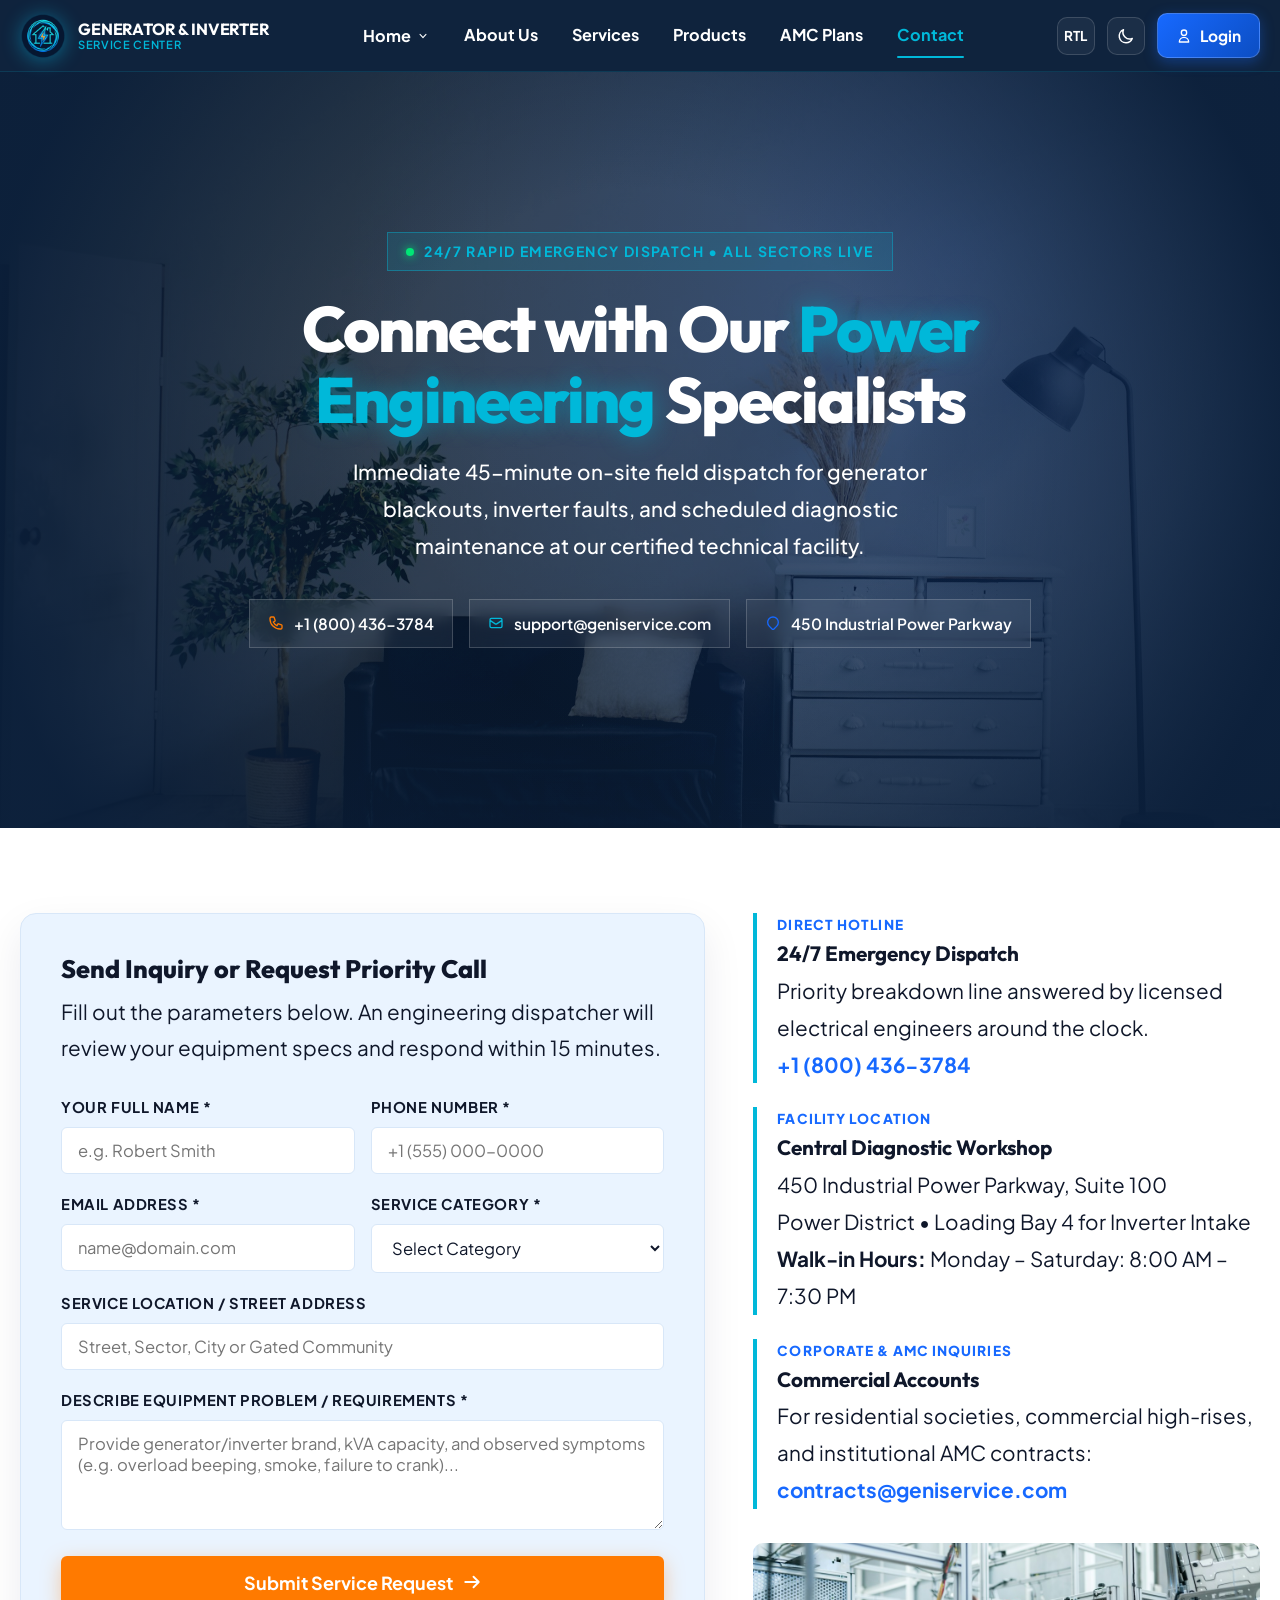
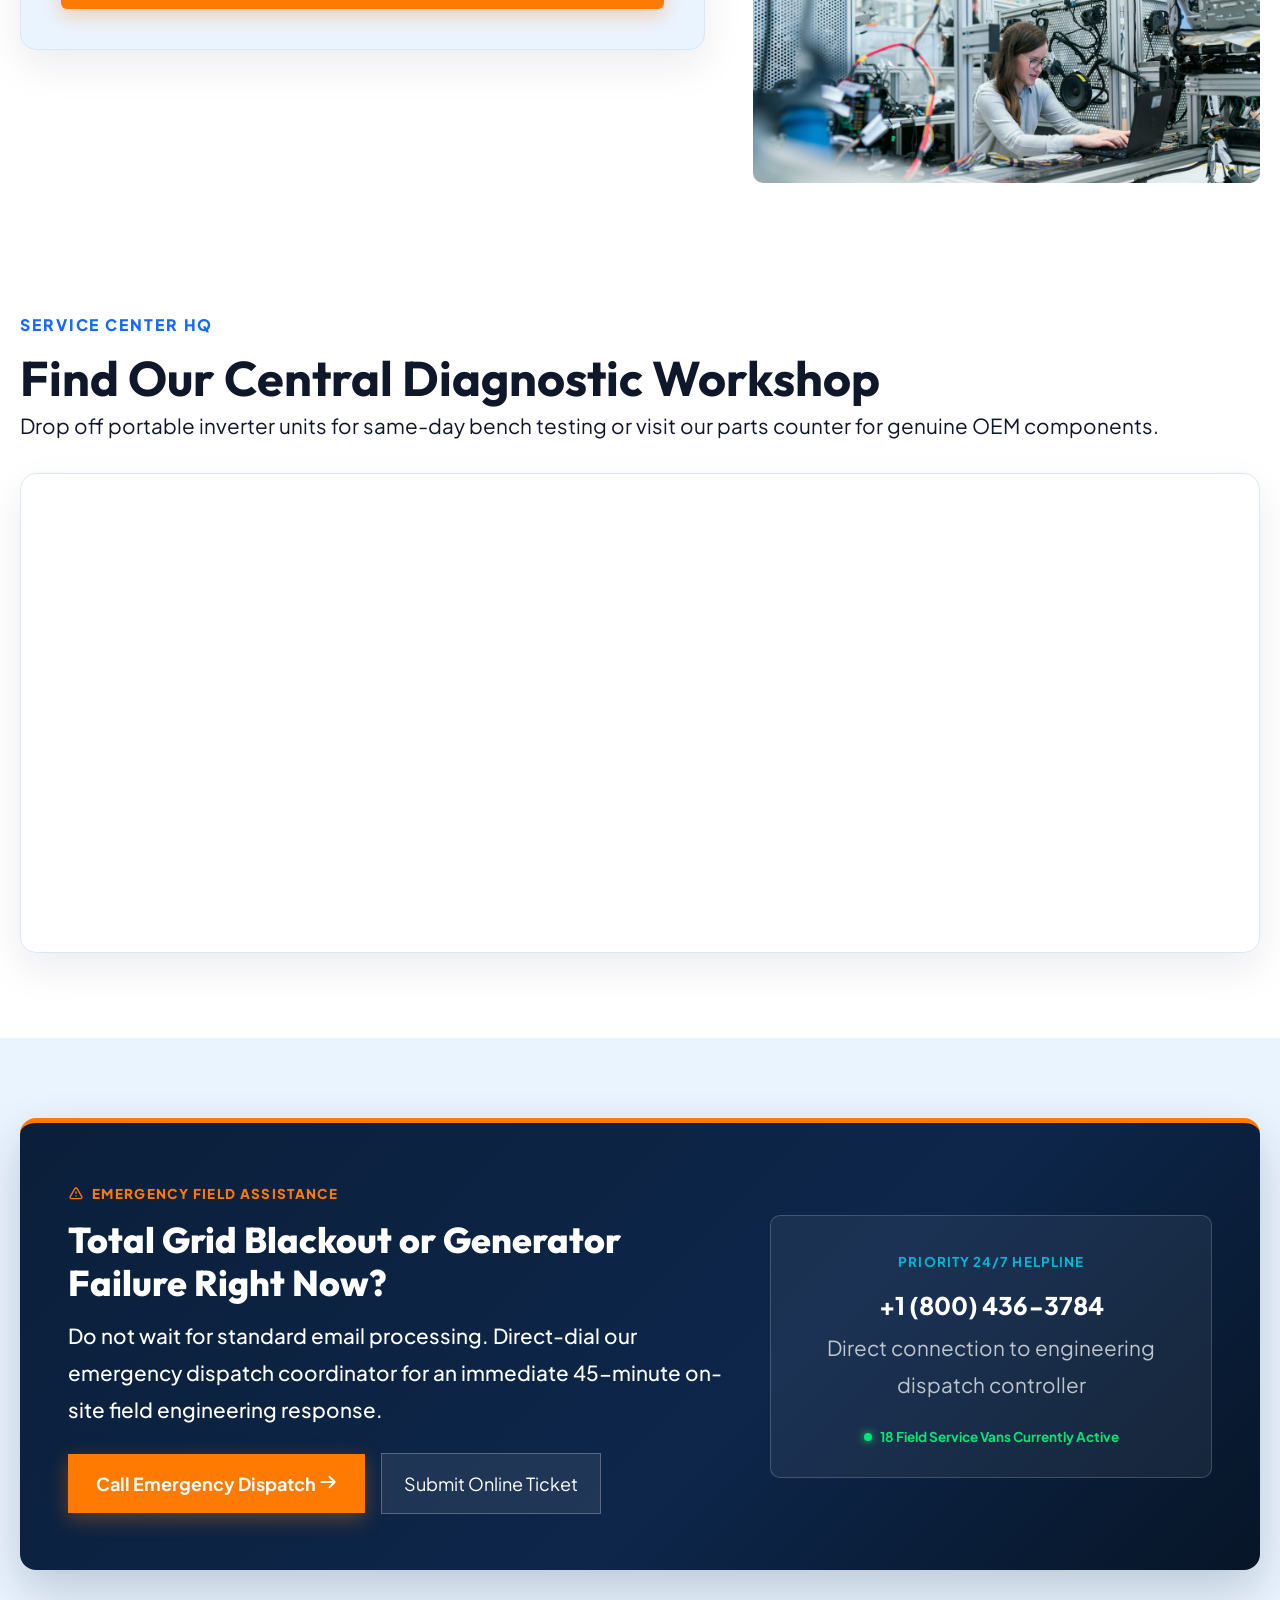
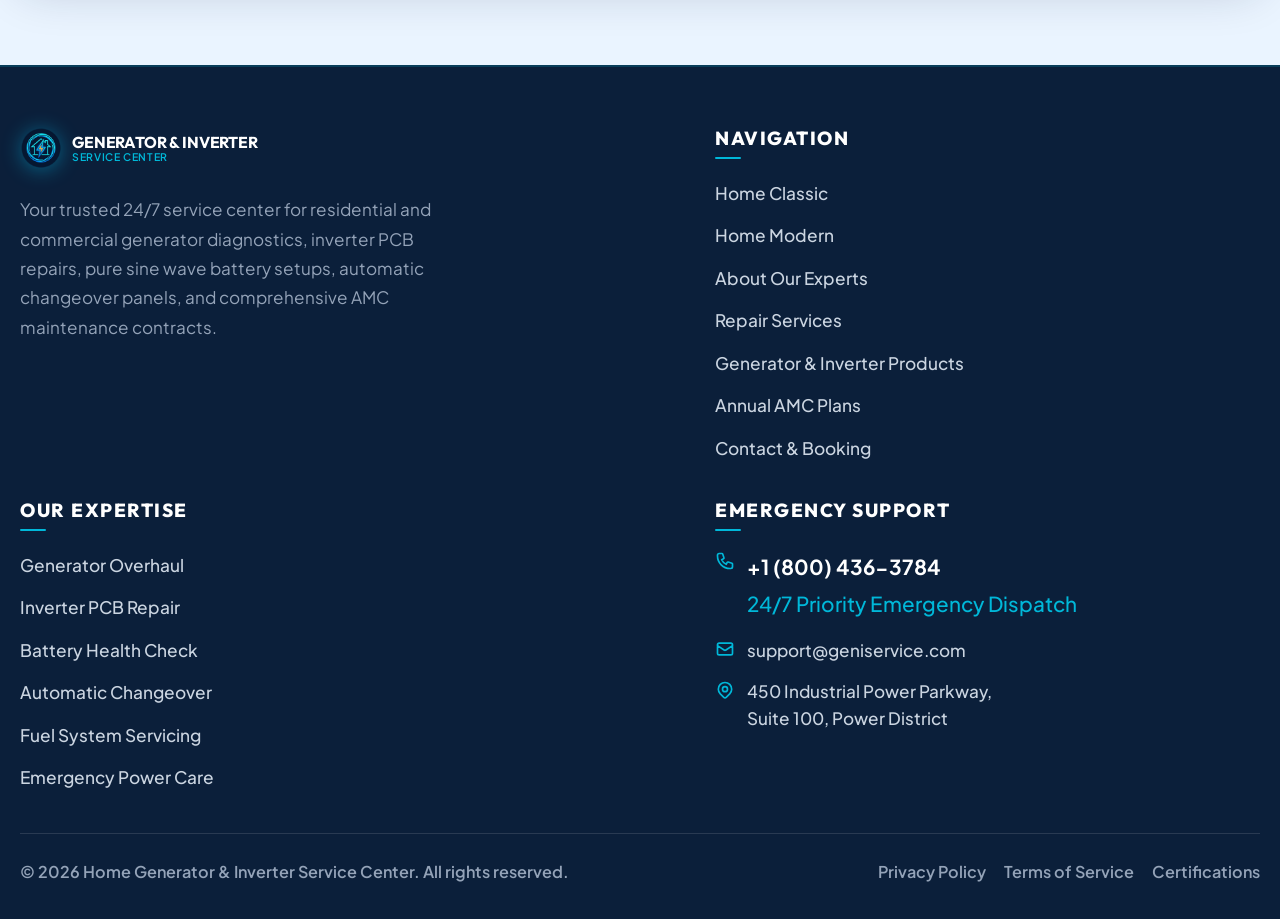
<file: contact.html>
﻿<!DOCTYPE html>
<html lang="en" dir="ltr">

<head>
  <meta charset="UTF-8">
  <meta name="viewport" content="width=device-width, initial-scale=1.0">
  <title>Contact & 24/7 Rapid Emergency Dispatch | Home Generator & Inverter</title>
  <meta name="description"
    content="Contact our central power equipment service center. 24/7 emergency dispatch, certified workshop facility location, interactive live map, and immediate booking.">
  <link rel="icon" type="image/png" href="assets/images/logo/logo-icon.png">

  <!-- Core & Shared Styles -->
  <link rel="stylesheet" href="assets/css/style.css?v=5.2">
  <link rel="stylesheet" href="assets/css/contact.css?v=5.2">
  <link rel="stylesheet" href="assets/css/responsive.css?v=5.2">
</head>

<body>

  <!-- ================================================================
     BRANDED PRELOADER
     ================================================================ -->
  <div class="preloader" id="preloader" aria-hidden="true">
    <div class="preloader-spinner" role="status" aria-label="Loading"></div>
  </div>

  <!-- ================================================================
     FIXED COMPACT HEADER — Single line desktop, 6 Nav Items + Login
     ================================================================ -->
  <header class="site-header" id="site-header">
    <div class="container-custom header-inner">

      <!-- Brand Identity -->
      <a href="index.html" class="brand-link" aria-label="Generator & Inverter Service Center – Home">
        <img src="assets/images/logo/logo-icon.png" alt="Service Center Logo" class="brand-logo-img">
        <div class="brand-info">
          <span class="brand-title">Generator & Inverter</span>
          <span class="brand-subtitle">Service Center</span>
        </div>
      </a>

      <!-- Desktop Navigation — Exactly 6 items -->
      <nav aria-label="Main Navigation">
        <ul class="desktop-nav">
          <li class="nav-item-dropdown" id="home-dropdown">
            <button class="dropdown-trigger" type="button" aria-expanded="false" aria-haspopup="true"
              id="home-menu-btn">
              <span>Home</span>
              <svg class="dropdown-chevron" viewBox="0 0 20 20" fill="currentColor" aria-hidden="true">
                <path fill-rule="evenodd"
                  d="M5.23 7.21a.75.75 0 011.06.02L10 11.168l3.71-3.938a.75.75 0 111.08 1.04l-4.25 4.5a.75.75 0 01-1.08 0l-4.25-4.5a.75.75 0 01.02-1.06z"
                  clip-rule="evenodd" />
              </svg>
            </button>
            <ul class="dropdown-menu" aria-labelledby="home-menu-btn">
              <li class="dropdown-item"><a href="index.html">Home 1 — Classic</a></li>
              <li class="dropdown-item"><a href="home-2.html">Home 2 — Modern</a></li>
            </ul>
          </li>
          <li><a href="about.html" class="nav-link">About Us</a></li>
          <li><a href="services.html" class="nav-link">Services</a></li>
          <li><a href="products.html" class="nav-link">Products</a></li>
          <li><a href="amc-plans.html" class="nav-link">AMC Plans</a></li>
          <li><a href="contact.html" class="nav-link active">Contact</a></li>
        </ul>
      </nav>

      <!-- Header Right Actions -->
      <div class="header-actions">
        <button class="header-icon-btn rtl-toggle-btn" type="button" aria-label="Toggle RTL or LTR layout direction">
          <span class="rtl-btn-text" style="font-size:0.75rem;font-weight:700;">RTL</span>
        </button>
        <button class="header-icon-btn theme-toggle-btn" type="button" aria-label="Toggle dark mode">
          <svg class="theme-icon-moon" style="width:18px;height:18px;" fill="none" stroke="currentColor"
            viewBox="0 0 24 24">
            <path stroke-linecap="round" stroke-linejoin="round" stroke-width="2"
              d="M20.354 15.354A9 9 0 018.646 3.646 9.003 9.003 0 0012 21a9.003 9.003 0 008.354-5.646z" />
          </svg>
          <svg class="theme-icon-sun" style="width:18px;height:18px;display:none;" fill="none" stroke="currentColor"
            viewBox="0 0 24 24">
            <path stroke-linecap="round" stroke-linejoin="round" stroke-width="2"
              d="M12 3v1m0 16v1m9-9h-1M4 12H3m15.364 6.364l-.707-.707M6.343 6.343l-.707-.707m12.728 0l-.707.707M6.343 17.657l-.707.707M16 12a4 4 0 11-8 0 4 4 0 018 0z" />
          </svg>
        </button>
        <a href="login.html" class="btn-login" id="header-login-btn" aria-label="Open customer login portal">
          <svg style="width:16px;height:16px;" fill="none" stroke="currentColor" viewBox="0 0 24 24">
            <path stroke-linecap="round" stroke-linejoin="round" stroke-width="2"
              d="M16 7a4 4 0 11-8 0 4 4 0 018 0zM12 14a7 7 0 00-7 7h14a7 7 0 00-7-7z" />
          </svg>
          <span>Login</span>
        </a>
        <button class="mobile-toggle-btn" id="mobile-toggle-btn" type="button" aria-label="Open mobile navigation menu">
          <svg style="width:24px;height:24px;" fill="none" stroke="currentColor" viewBox="0 0 24 24">
            <path stroke-linecap="round" stroke-linejoin="round" stroke-width="2" d="M4 6h16M4 12h16M4 18h16" />
          </svg>
        </button>
      </div>
    </div>
  </header>

  <!-- MOBILE BACKDROP -->
  <div class="mobile-backdrop" id="mobile-backdrop"></div>

  <!-- MOBILE DRAWER -->
  <aside class="mobile-drawer" id="mobile-drawer" aria-label="Mobile Navigation Drawer">
    <div class="mobile-drawer-header">
      <div class="mobile-drawer-brand">
        <img src="assets/images/logo/logo-icon.png" alt="Service Center Logo" class="mobile-drawer-logo">
        <div class="brand-info">
          <span class="brand-title">Generator & Inverter</span>
          <span class="brand-subtitle">Service Center</span>
        </div>
      </div>
      <button class="mobile-close-btn" id="mobile-close-btn" type="button" aria-label="Close mobile navigation">
        <svg style="width:20px;height:20px;" fill="none" stroke="currentColor" viewBox="0 0 24 24">
          <path stroke-linecap="round" stroke-linejoin="round" stroke-width="2" d="M6 18L18 6M6 6l12 12" />
        </svg>
      </button>
    </div>
    <div class="mobile-controls">
      <button class="mobile-control-btn theme-toggle-btn" type="button" aria-label="Toggle dark mode">
        <svg class="theme-icon-moon" style="width:16px;height:16px;" fill="none" stroke="currentColor"
          viewBox="0 0 24 24">
          <path stroke-linecap="round" stroke-linejoin="round" stroke-width="2"
            d="M20.354 15.354A9 9 0 018.646 3.646 9.003 9.003 0 0012 21a9.003 9.003 0 008.354-5.646z" />
        </svg>
        <svg class="theme-icon-sun" style="width:16px;height:16px;display:none;" fill="none" stroke="currentColor"
          viewBox="0 0 24 24">
          <path stroke-linecap="round" stroke-linejoin="round" stroke-width="2"
            d="M12 3v1m0 16v1m9-9h-1M4 12H3m15.364 6.364l-.707-.707M6.343 6.343l-.707-.707m12.728 0l-.707.707M6.343 17.657l-.707.707M16 12a4 4 0 11-8 0 4 4 0 018 0z" />
        </svg>
        <span>Theme</span>
      </button>
      <button class="mobile-control-btn rtl-toggle-btn" type="button" aria-label="Toggle RTL layout">
        <span class="rtl-btn-text">RTL</span>
      </button>
    </div>
    <ul class="mobile-nav-list">
      <li class="mobile-accordion-wrapper">
        <button class="mobile-accordion-btn" type="button">
          <span>Home</span>
          <svg class="mobile-chevron" style="width:16px;height:16px;transition:transform 0.2s;" viewBox="0 0 20 20"
            fill="currentColor">
            <path fill-rule="evenodd"
              d="M5.23 7.21a.75.75 0 011.06.02L10 11.168l3.71-3.938a.75.75 0 111.08 1.04l-4.25 4.5a.75.75 0 01-1.08 0l-4.25-4.5a.75.75 0 01.02-1.06z"
              clip-rule="evenodd" />
          </svg>
        </button>
        <ul class="mobile-accordion-content">
          <li><a href="index.html" class="mobile-sub-link">Home 1 — Classic</a></li>
          <li><a href="home-2.html" class="mobile-sub-link">Home 2 — Modern</a></li>
        </ul>
      </li>
      <li><a href="about.html" class="mobile-nav-link">About Us</a></li>
      <li><a href="services.html" class="mobile-nav-link">Services</a></li>
      <li><a href="products.html" class="mobile-nav-link">Products</a></li>
      <li><a href="amc-plans.html" class="mobile-nav-link">AMC Plans</a></li>
      <li><a href="contact.html" class="mobile-nav-link active">Contact</a></li>
    </ul>
    <div style="padding:20px;">
      <a href="login.html" class="btn-login btn-mobile-login" style="width:100%;justify-content:center;">
        <svg style="width:16px;height:16px;" fill="none" stroke="currentColor" viewBox="0 0 24 24">
          <path stroke-linecap="round" stroke-linejoin="round" stroke-width="2"
            d="M16 7a4 4 0 11-8 0 4 4 0 018 0zM12 14a7 7 0 00-7 7h14a7 7 0 00-7-7z" />
        </svg>
        <span>Customer Login</span>
      </a>
    </div>
  </aside>

  <!-- ================================================================
     MAIN CONTENT — CONTACT PAGE (HERO, FORM, GOOGLE LIVE MAP, CTA)
     ================================================================ -->
  <main id="main-content">

    <!-- --------------------------------------------------------------
       1. HERO SECTION — DISPATCH OPERATIONS & DIRECT TOUCHPOINTS
       High attraction, operations backdrop, live status pulse
       -------------------------------------------------------------- -->
    <section class="ct-hero-section" id="contact-hero" aria-label="Contact and Dispatch Hero">
      <img src="assets/images/contact/contact-hero-center.jpg"
        alt="24/7 Power Support and Emergency Dispatch Operations Center" class="ct-hero-bg" loading="eager">
      <div class="ct-hero-gradient"></div>

      <div class="container-custom">
        <div class="ct-hero-content">
          <div class="ct-hero-badge">
            <span class="ct-hero-pulse"></span>
            <span>24/7 Rapid Emergency Dispatch &bull; All Sectors Live</span>
          </div>

          <h1 class="ct-hero-title">
            Connect with Our <span class="glow-cyan">Power Engineering</span> Specialists
          </h1>

          <p class="ct-hero-desc">
            Immediate 45-minute on-site field dispatch for generator blackouts, inverter faults, and scheduled
            diagnostic maintenance at our certified technical facility.
          </p>

          <div class="ct-quick-pills">
            <a href="tel:+18004363784" class="ct-quick-pill">
              <svg style="width:16px;height:16px;color:var(--color-orange);" fill="none" stroke="currentColor"
                viewBox="0 0 24 24">
                <path stroke-linecap="round" stroke-linejoin="round" stroke-width="2"
                  d="M3 5a2 2 0 012-2h3.28a1 1 0 01.948.684l1.498 4.493a1 1 0 01-.502 1.21l-2.257 1.13a11.042 11.042 0 005.516 5.516l1.13-2.257a1 1 0 011.21-.502l4.493 1.498a1 1 0 01.684.949V19a2 2 0 01-2 2h-1C9.716 21 3 14.284 3 6V5z" />
              </svg>
              <span>+1 (800) 436-3784</span>
            </a>
            <a href="mailto:support@geniservice.com" class="ct-quick-pill">
              <svg style="width:16px;height:16px;color:var(--color-cyan);" fill="none" stroke="currentColor"
                viewBox="0 0 24 24">
                <path stroke-linecap="round" stroke-linejoin="round" stroke-width="2"
                  d="M3 8l7.89 5.26a2 2 0 002.22 0L21 8M5 19h14a2 2 0 002-2V7a2 2 0 00-2-2H5a2 2 0 00-2 2v10a2 2 0 002 2z" />
              </svg>
              <span>support@geniservice.com</span>
            </a>
            <a href="#live-map" class="ct-quick-pill">
              <svg style="width:16px;height:16px;color:var(--color-electric);" fill="none" stroke="currentColor"
                viewBox="0 0 24 24">
                <path stroke-linecap="round" stroke-linejoin="round" stroke-width="2"
                  d="M17.657 16.657L13.414 20.9a1.998 1.998 0 01-2.827 0l-4.244-4.243a8 8 0 1111.314 0z" />
              </svg>
              <span>450 Industrial Power Parkway</span>
            </a>
          </div>
        </div>
      </div>
    </section>

    <!-- --------------------------------------------------------------
       2. FORM SECTION — COMPREHENSIVE INTERACTIVE CONTACT & BOOKING FORM
       User explicitly requested: "from" (form)
       -------------------------------------------------------------- -->
    <section class="ct-form-section" id="contact-form" aria-label="Send Service Inquiry or Book Dispatch">
      <div class="container-custom">
        <div class="ct-form-grid">

          <!-- Left Interactive Form Card -->
          <div class="ct-form-card">
            <h2 class="ct-form-card-title">Send Inquiry or Request Priority Call</h2>
            <p class="ct-form-card-sub">Fill out the parameters below. An engineering dispatcher will review your
              equipment specs and respond within 15 minutes.</p>

            <form class="ct-main-form"
              onsubmit="event.preventDefault();alert('Inquiry received! Your priority service ticket has been created. A certified technician will call you shortly.');">
              <div class="ct-form-row-2">
                <div class="ct-input-group">
                  <label class="ct-label" for="ct-name">Your Full Name *</label>
                  <input type="text" id="ct-name" class="ct-input" placeholder="e.g. Robert Smith" required>
                </div>
                <div class="ct-input-group">
                  <label class="ct-label" for="ct-phone">Phone Number *</label>
                  <input type="tel" id="ct-phone" class="ct-input" placeholder="+1 (555) 000-0000" required>
                </div>
              </div>

              <div class="ct-form-row-2">
                <div class="ct-input-group">
                  <label class="ct-label" for="ct-email">Email Address *</label>
                  <input type="email" id="ct-email" class="ct-input" placeholder="name@domain.com" required>
                </div>
                <div class="ct-input-group">
                  <label class="ct-label" for="ct-service">Service Category *</label>
                  <select id="ct-service" class="ct-input" required>
                    <option value="">Select Category</option>
                    <option value="generator-repair">Generator Overhaul / Starting Issue</option>
                    <option value="inverter-pcb">Inverter PCB Repair / Error Code</option>
                    <option value="battery-bank">Battery Load Test / Replacement</option>
                    <option value="ats-panel">ATS Automatic Changeover Calibration</option>
                    <option value="amc-enrollment">Annual AMC Maintenance Contract</option>
                    <option value="general-inquiry">General Power Consultation</option>
                  </select>
                </div>
              </div>

              <div class="ct-input-group">
                <label class="ct-label" for="ct-address">Service Location / Street Address</label>
                <input type="text" id="ct-address" class="ct-input"
                  placeholder="Street, Sector, City or Gated Community">
              </div>

              <div class="ct-input-group">
                <label class="ct-label" for="ct-message">Describe Equipment Problem / Requirements *</label>
                <textarea id="ct-message" rows="4" class="ct-textarea"
                  placeholder="Provide generator/inverter brand, kVA capacity, and observed symptoms (e.g. overload beeping, smoke, failure to crank)..."
                  required></textarea>
              </div>

              <button type="submit" class="ct-submit-btn">
                <span>Submit Service Request</span>
                <svg style="width:18px;height:18px;" fill="none" stroke="currentColor" viewBox="0 0 24 24">
                  <path stroke-linecap="round" stroke-linejoin="round" stroke-width="2.5"
                    d="M14 5l7 7m0 0l-7 7m7-7H3" />
                </svg>
              </button>
            </form>
          </div>

          <!-- Right Details Column -->
          <div class="ct-details-col">

            <div class="ct-info-block">
              <div class="ct-info-label">Direct Hotline</div>
              <h3 class="ct-info-heading">24/7 Emergency Dispatch</h3>
              <p class="ct-info-text">
                Priority breakdown line answered by licensed electrical engineers around the clock.<br>
                <a href="tel:+18004363784" class="ct-info-link">+1 (800) 436-3784</a>
              </p>
            </div>

            <div class="ct-info-block">
              <div class="ct-info-label">Facility Location</div>
              <h3 class="ct-info-heading">Central Diagnostic Workshop</h3>
              <p class="ct-info-text">
                450 Industrial Power Parkway, Suite 100<br>
                Power District &bull; Loading Bay 4 for Inverter Intake<br>
                <strong>Walk-in Hours:</strong> Monday &ndash; Saturday: 8:00 AM &ndash; 7:30 PM
              </p>
            </div>

            <div class="ct-info-block">
              <div class="ct-info-label">Corporate &amp; AMC Inquiries</div>
              <h3 class="ct-info-heading">Commercial Accounts</h3>
              <p class="ct-info-text">
                For residential societies, commercial high-rises, and institutional AMC contracts:<br>
                <a href="mailto:contracts@geniservice.com" class="ct-info-link">contracts@geniservice.com</a>
              </p>
            </div>

            <!-- Facility Photo -->
            <div class="ct-facility-frame">
              <img src="assets/images/contact/contact-workshop-hq.jpg"
                alt="Service Center Machine Lab and Technician Facility" loading="lazy">
            </div>

          </div>

        </div>
      </div>
    </section>

    <!-- --------------------------------------------------------------
       3. GOOGLE LIVE MAP SECTION — INTERACTIVE GOOGLE MAP EMBED
       User explicitly requested: "google live map"
       -------------------------------------------------------------- -->
    <section class="ct-map-section" id="live-map" aria-label="Workshop Facility Location Map">
      <div class="container-custom">
        <div class="section-title-wrap text-center" style="margin-bottom:28px;">
          <span class="badge-tag">Service Center HQ</span>
          <h2 class="section-title">Find Our Central Diagnostic Workshop</h2>
          <p class="section-subtitle">Drop off portable inverter units for same-day bench testing or visit our parts
            counter for genuine OEM components.</p>
        </div>

        <div class="ct-map-wrap">
          <!-- Google Live Map Embed -->
          <iframe class="ct-map-iframe" title="Service Center Central Facility Location"
            src="https://www.google.com/maps/embed?pb=!1m18!1m12!1m3!1d193595.254363514!2d-74.11976373946229!3d40.69766374874431!2m3!1f0!2f0!3f0!3m2!1i1024!2i768!4f13.1!3m3!1m2!1s0x89c24fa5d33f083b%3A0xc80b8f06e177fe62!2sNew%20York%2C%20NY!5e0!3m2!1sen!2sus!4v1680000000000!5m2!1sen!2sus"
            allowfullscreen="" loading="lazy" referrerpolicy="no-referrer-when-downgrade">
          </iframe>


        </div>
      </div>
    </section>

    <!-- --------------------------------------------------------------
       4. CTA SECTION — NORMAL HIGH-CONVERTING EMERGENCY CTA
       User explicitly requested: "cta section"
       -------------------------------------------------------------- -->
    <section class="ct-cta-section" id="contact-emergency-cta" aria-label="Urgent Power Breakdown Call-to-Action">
      <div class="container-custom">
        <div class="ct-cta-container">

          <!-- Left Info -->
          <div>
            <div class="ct-cta-badge">
              <svg style="width:16px;height:16px;" fill="none" stroke="currentColor" viewBox="0 0 24 24">
                <path stroke-linecap="round" stroke-linejoin="round" stroke-width="2"
                  d="M12 9v2m0 4h.01m-6.938 4h13.856c1.54 0 2.502-1.667 1.732-3L13.732 4c-.77-1.333-2.694-1.333-3.464 0L3.34 16c-.77 1.333.192 3 1.732 3z" />
              </svg>
              <span>Emergency Field Assistance</span>
            </div>

            <h2 class="ct-cta-heading">Total Grid Blackout or Generator Failure Right Now?</h2>
            <p class="ct-cta-desc">
              Do not wait for standard email processing. Direct-dial our emergency dispatch coordinator for an immediate
              45-minute on-site field engineering response.
            </p>

            <div class="ct-cta-actions-wrap">
              <a href="tel:+18004363784" class="btn"
                style="background:var(--color-orange);color:#fff;font-weight:700;padding:14px 28px;box-shadow:0 6px 20px rgba(255,122,0,0.35);">
                <span>Call Emergency Dispatch</span>
                <svg style="width:18px;height:18px;" fill="none" stroke="currentColor" viewBox="0 0 24 24">
                  <path stroke-linecap="round" stroke-linejoin="round" stroke-width="2.5"
                    d="M14 5l7 7m0 0l-7 7m7-7H3" />
                </svg>
              </a>
              <a href="#contact-form" class="btn"
                style="background:rgba(255,255,255,0.08);border:1px solid rgba(255,255,255,0.25);color:#fff;padding:14px 22px;">
                <span>Submit Online Ticket</span>
              </a>
            </div>
          </div>

          <!-- Right Direct Hotline Box -->
          <div class="ct-cta-hotline-box">
            <span
              style="font-size:0.75rem;font-weight:700;text-transform:uppercase;letter-spacing:0.08em;color:var(--color-cyan);">Priority
              24/7 Helpline</span>
            <a href="tel:+18004363784" class="ct-cta-hotline-phone">+1 (800) 436-3784</a>
            <p style="font-size:0.82rem;color:rgba(255,255,255,0.72);margin-bottom:14px;">Direct connection to
              engineering dispatch controller</p>
            <div
              style="display:inline-flex;align-items:center;gap:8px;font-size:0.75rem;color:#00E676;font-weight:700;">
              <span
                style="width:8px;height:8px;background:#00E676;border-radius:50%;display:inline-block;box-shadow:0 0 8px #00E676;"></span>
              <span>18 Field Service Vans Currently Active</span>
            </div>
          </div>

        </div>
      </div>
    </section>

  </main><!-- /main-content -->

  <!-- ================================================================
     SHARED FOOTER
     ================================================================ -->
  <footer class="site-footer" aria-label="Site Footer">
    <div class="container-custom">
      <div class="footer-top">
        <!-- Col 1: Brand -->
        <div class="footer-col">
          <a href="index.html" class="brand-link" style="margin-bottom:14px;display:inline-flex;">
            <img src="assets/images/logo/logo-icon.png" alt="Service Center Logo" class="brand-logo-img">
            <div class="brand-info">
              <span class="brand-title">Generator & Inverter</span>
              <span class="brand-subtitle">Service Center</span>
            </div>
          </a>
          <p class="footer-brand-desc">Your trusted 24/7 service center for residential and commercial generator
            diagnostics, inverter PCB repairs, pure sine wave battery setups, automatic changeover panels, and
            comprehensive AMC maintenance contracts.</p>
        </div>
        <!-- Col 2: Navigation -->
        <div class="footer-col">
          <h3 class="footer-heading">Navigation</h3>
          <ul class="footer-links">
            <li><a href="index.html" class="footer-link">Home Classic</a></li>
            <li><a href="home-2.html" class="footer-link">Home Modern</a></li>
            <li><a href="about.html" class="footer-link">About Our Experts</a></li>
            <li><a href="services.html" class="footer-link">Repair Services</a></li>
            <li><a href="products.html" class="footer-link">Generator & Inverter Products</a></li>
            <li><a href="amc-plans.html" class="footer-link">Annual AMC Plans</a></li>
            <li><a href="contact.html" class="footer-link">Contact & Booking</a></li>
          </ul>
        </div>
        <!-- Col 3: Expertise -->
        <div class="footer-col">
          <h3 class="footer-heading">Our Expertise</h3>
          <ul class="footer-links">
            <li><a href="services.html" class="footer-link">Generator Overhaul</a></li>
            <li><a href="services.html" class="footer-link">Inverter PCB Repair</a></li>
            <li><a href="services.html" class="footer-link">Battery Health Check</a></li>
            <li><a href="services.html" class="footer-link">Automatic Changeover</a></li>
            <li><a href="services.html" class="footer-link">Fuel System Servicing</a></li>
            <li><a href="services.html" class="footer-link">Emergency Power Care</a></li>
          </ul>
        </div>
        <!-- Col 4: Emergency Contact -->
        <div class="footer-col">
          <h3 class="footer-heading">Emergency Support</h3>
          <div class="footer-contact-item">
            <svg class="footer-contact-icon" fill="none" stroke="currentColor" viewBox="0 0 24 24">
              <path stroke-linecap="round" stroke-linejoin="round" stroke-width="2"
                d="M3 5a2 2 0 012-2h3.28a1 1 0 01.948.684l1.498 4.493a1 1 0 01-.502 1.21l-2.257 1.13a11.042 11.042 0 005.516 5.516l1.13-2.257a1 1 0 011.21-.502l4.493 1.498a1 1 0 01.684.949V19a2 2 0 01-2 2h-1C9.716 21 3 14.284 3 6V5z" />
            </svg>
            <div>
              <p style="font-weight:700;color:#fff;font-size:1rem;">+1 (800) 436-3784</p>
              <p style="font-size:0.75rem;color:#00B8D9;">24/7 Priority Emergency Dispatch</p>
            </div>
          </div>
          <div class="footer-contact-item">
            <svg class="footer-contact-icon" fill="none" stroke="currentColor" viewBox="0 0 24 24">
              <path stroke-linecap="round" stroke-linejoin="round" stroke-width="2"
                d="M3 8l7.89 5.26a2 2 0 002.22 0L21 8M5 19h14a2 2 0 002-2V7a2 2 0 00-2-2H5a2 2 0 00-2 2v10a2 2 0 002 2z" />
            </svg>
            <span>support@geniservice.com</span>
          </div>
          <div class="footer-contact-item">
            <svg class="footer-contact-icon" fill="none" stroke="currentColor" viewBox="0 0 24 24">
              <path stroke-linecap="round" stroke-linejoin="round" stroke-width="2"
                d="M17.657 16.657L13.414 20.9a1.998 1.998 0 01-2.827 0l-4.244-4.243a8 8 0 1111.314 0z" />
              <path stroke-linecap="round" stroke-linejoin="round" stroke-width="2"
                d="M15 11a3 3 0 11-6 0 3 3 0 016 0z" />
            </svg>
            <span>450 Industrial Power Parkway,<br>Suite 100, Power District</span>
          </div>
        </div>
      </div>
      <div class="footer-bottom">
        <p>&copy; 2026 Home Generator & Inverter Service Center. All rights reserved.</p>
        <div class="footer-bottom-links">
          <a href="#" style="color:inherit;">Privacy Policy</a>
          <a href="#" style="color:inherit;">Terms of Service</a>
          <a href="#" style="color:inherit;">Certifications</a>
        </div>
      </div>
    </div>
  </footer>

  <!-- SCROLL TO TOP BUTTON -->
  <button id="scroll-top-btn" type="button" aria-label="Scroll back to top of page">
    <svg style="width:20px;height:20px;" fill="none" stroke="currentColor" viewBox="0 0 24 24">
      <path stroke-linecap="round" stroke-linejoin="round" stroke-width="2.5" d="M5 10l7-7m0 0l7 7m-7-7v18" />
    </svg>
  </button>

  <!-- CUSTOMER AUTH MODAL -->
  <div class="auth-modal-backdrop" id="auth-modal" role="dialog" aria-modal="true" aria-labelledby="auth-modal-title">
    <div class="auth-modal-card">
      <div class="auth-modal-header">
        <div style="display:flex;align-items:center;gap:12px;">
          <img src="assets/images/logo/logo.png" alt="Service Center Logo" style="height:34px;width:auto;">
          <h2 id="auth-modal-title" style="font-size:1.1rem;font-weight:700;color:#FFFFFF;">Customer Portal</h2>
        </div>
        <button id="auth-modal-close" type="button" style="color:#FFFFFF;" aria-label="Close login modal">
          <svg style="width:24px;height:24px;" fill="none" stroke="currentColor" viewBox="0 0 24 24">
            <path stroke-linecap="round" stroke-linejoin="round" stroke-width="2" d="M6 18L18 6M6 6l12 12" />
          </svg>
        </button>
      </div>
      <div class="auth-tabs" role="tablist">
        <button class="auth-tab-btn active" type="button" data-tab="login" role="tab">Sign In</button>
        <button class="auth-tab-btn" type="button" data-tab="register" role="tab">Register Account</button>
      </div>
      <div class="auth-modal-body">
        <div class="auth-tab-pane" id="tab-login" role="tabpanel">
          <form
            onsubmit="event.preventDefault();document.getElementById('auth-modal').classList.remove('open');document.body.style.overflow='';">
            <div class="auth-form-group">
              <label class="auth-label" for="login-email">Email or Service Account ID</label>
              <input type="email" id="login-email" class="auth-input" placeholder="name@domain.com" required>
            </div>
            <div class="auth-form-group">
              <label class="auth-label" for="login-password">Password</label>
              <input type="password" id="login-password" class="auth-input" placeholder="••••••••" required>
            </div>
            <button type="submit" class="btn-auth-submit">Sign In to Dashboard</button>
          </form>
        </div>
        <div class="auth-tab-pane" id="tab-register" role="tabpanel" style="display:none;">
          <form
            onsubmit="event.preventDefault();document.getElementById('auth-modal').classList.remove('open');document.body.style.overflow='';">
            <div class="auth-form-group">
              <label class="auth-label" for="reg-name">Full Name</label>
              <input type="text" id="reg-name" class="auth-input" placeholder="John Doe" required>
            </div>
            <div class="auth-form-group">
              <label class="auth-label" for="reg-phone">Phone Number</label>
              <input type="tel" id="reg-phone" class="auth-input" placeholder="+1 (555) 000-0000" required>
            </div>
            <div class="auth-form-group">
              <label class="auth-label" for="reg-email">Email Address</label>
              <input type="email" id="reg-email" class="auth-input" placeholder="name@domain.com" required>
            </div>
            <div class="auth-form-group">
              <label class="auth-label" for="reg-password">Create Password</label>
              <input type="password" id="reg-password" class="auth-input" placeholder="••••••••" required>
            </div>
            <button type="submit" class="btn-auth-submit">Create Service Account</button>
          </form>
        </div>
      </div>
    </div>
  </div>

  <script src="assets/js/main.js?v=5.2"></script>
</body>

</html>
</file>
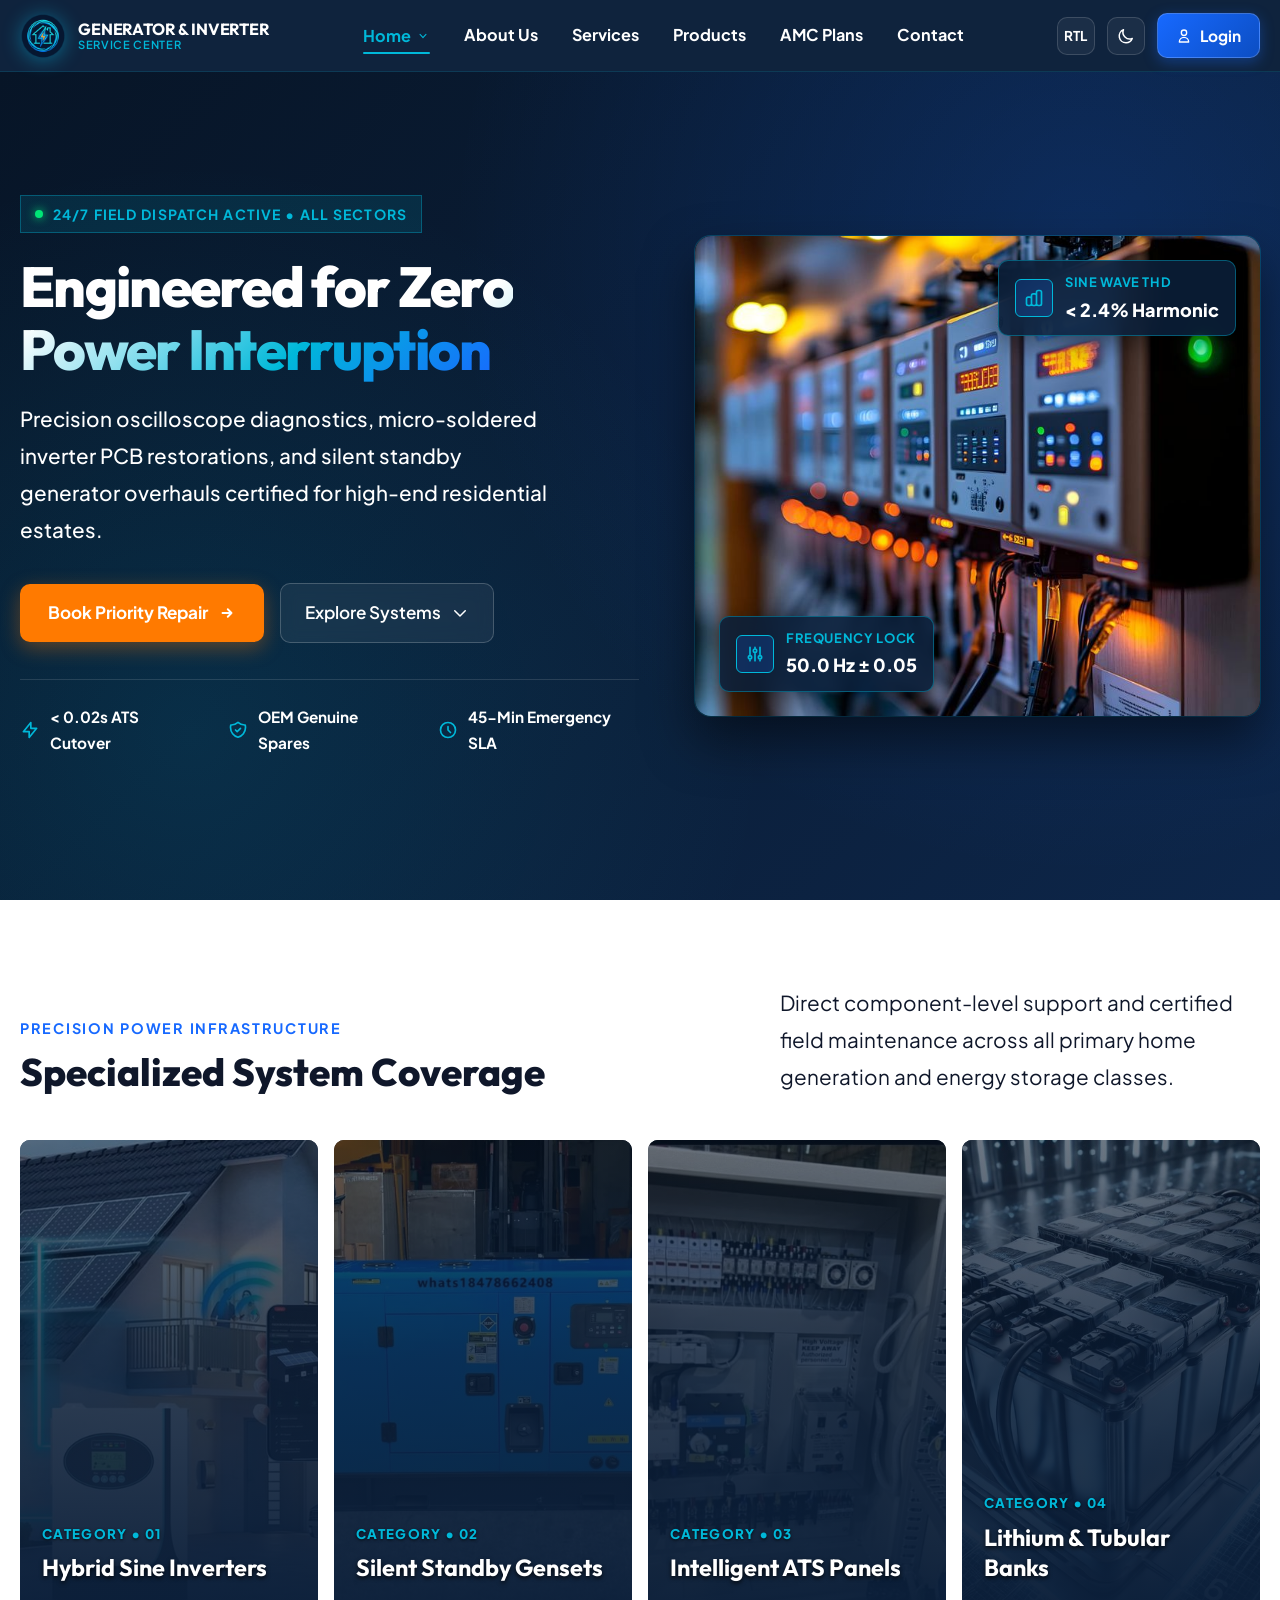
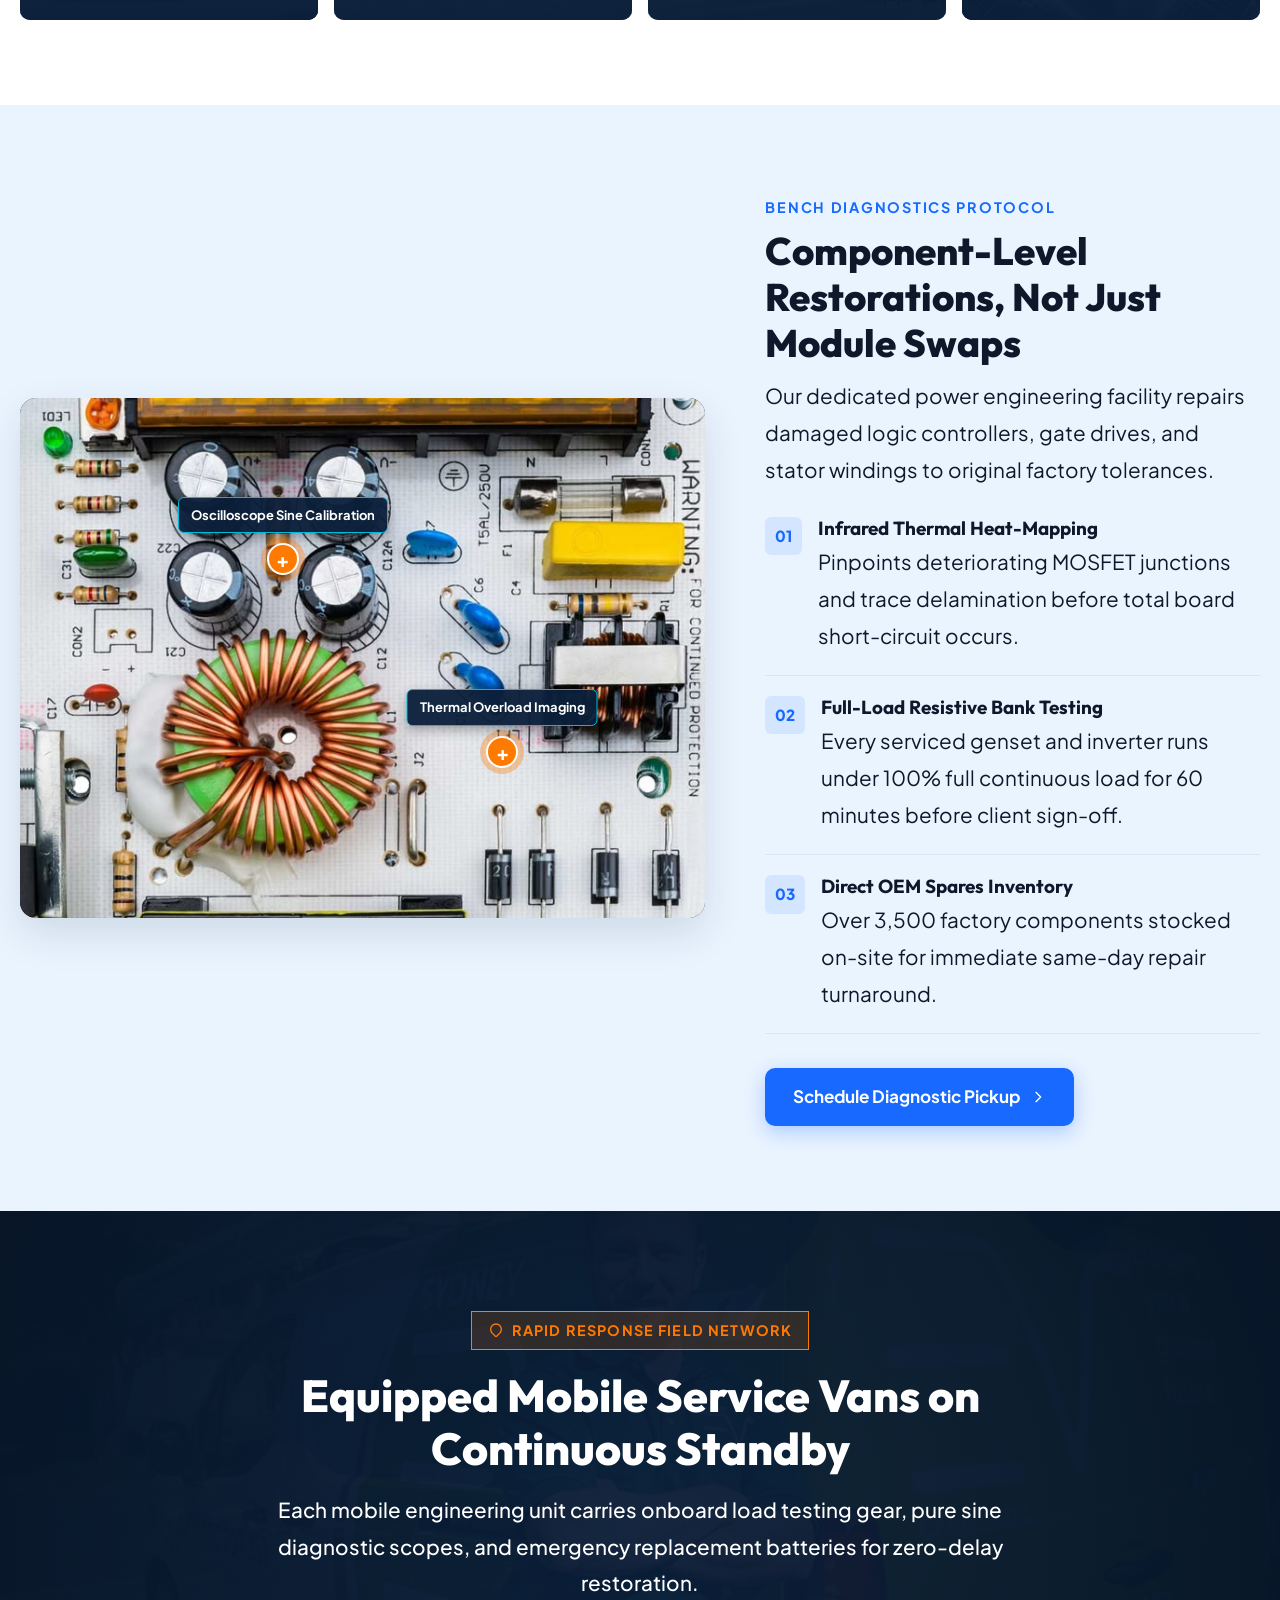
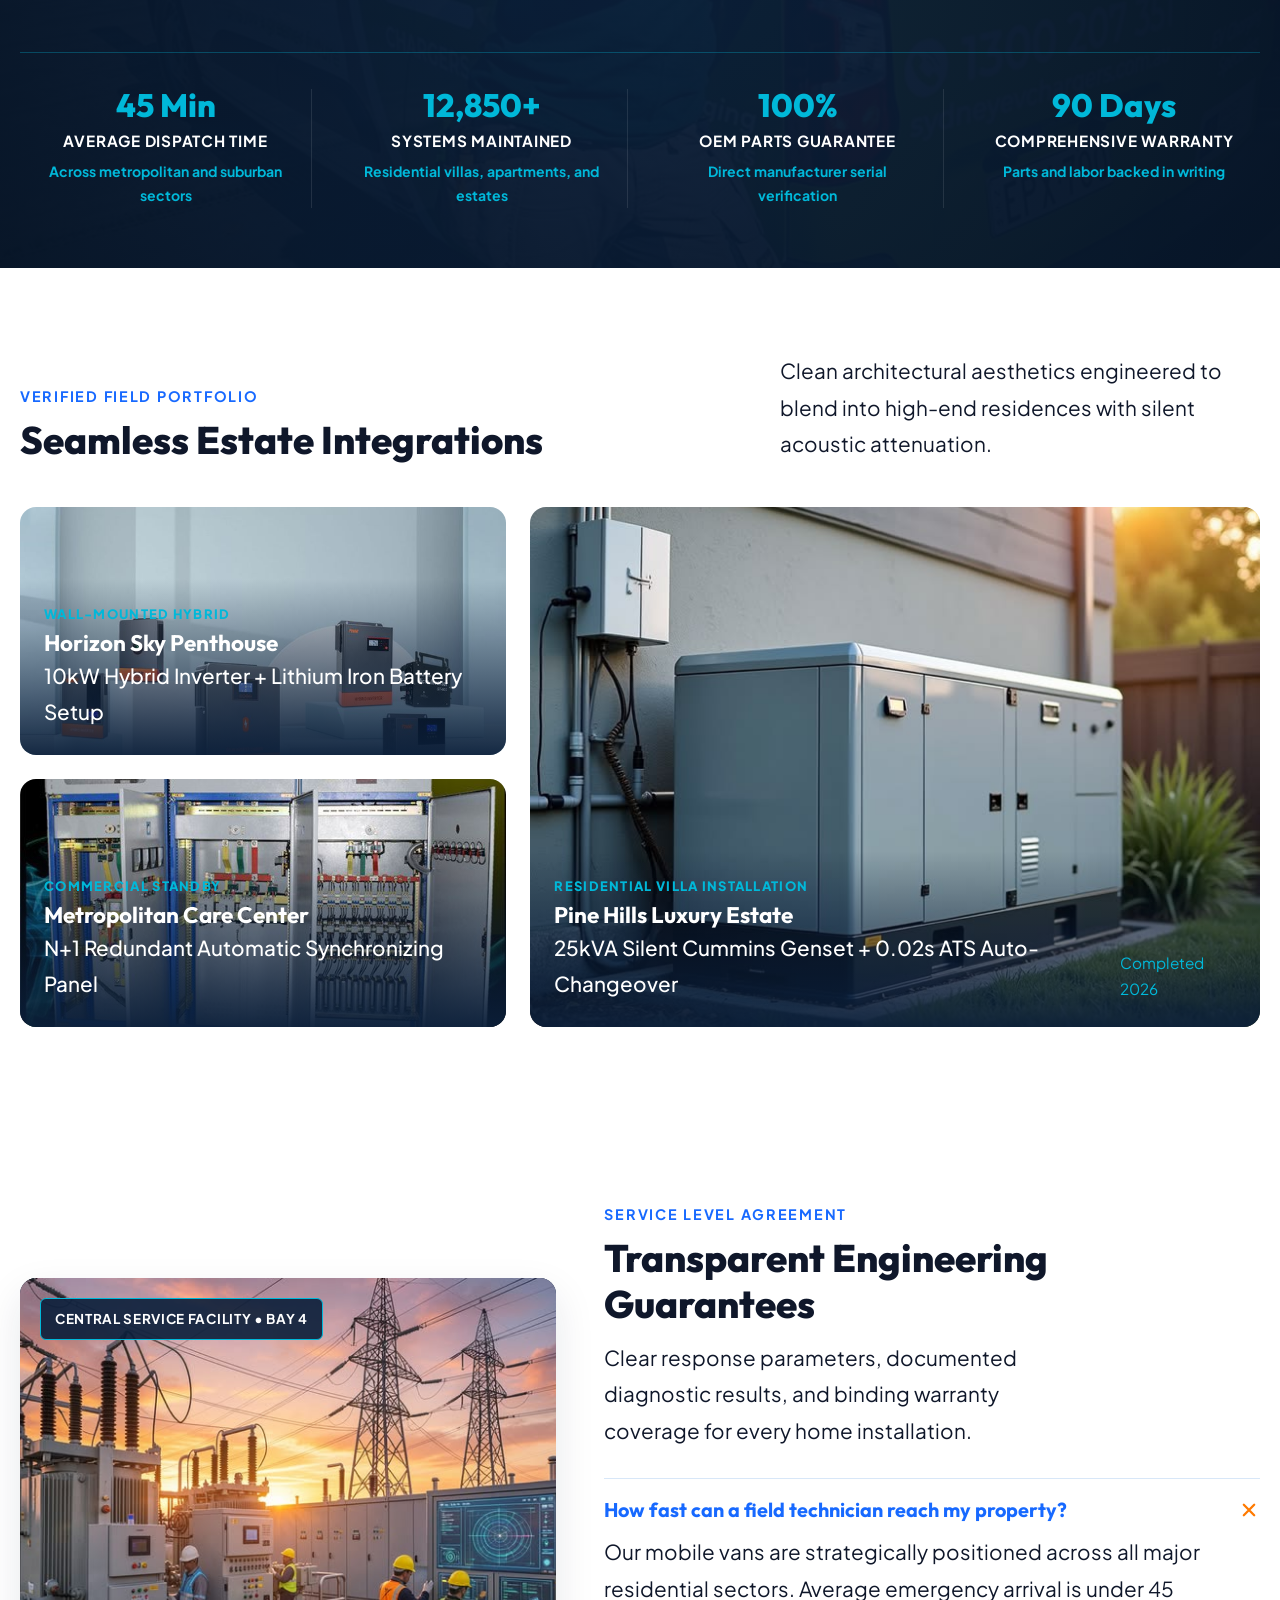
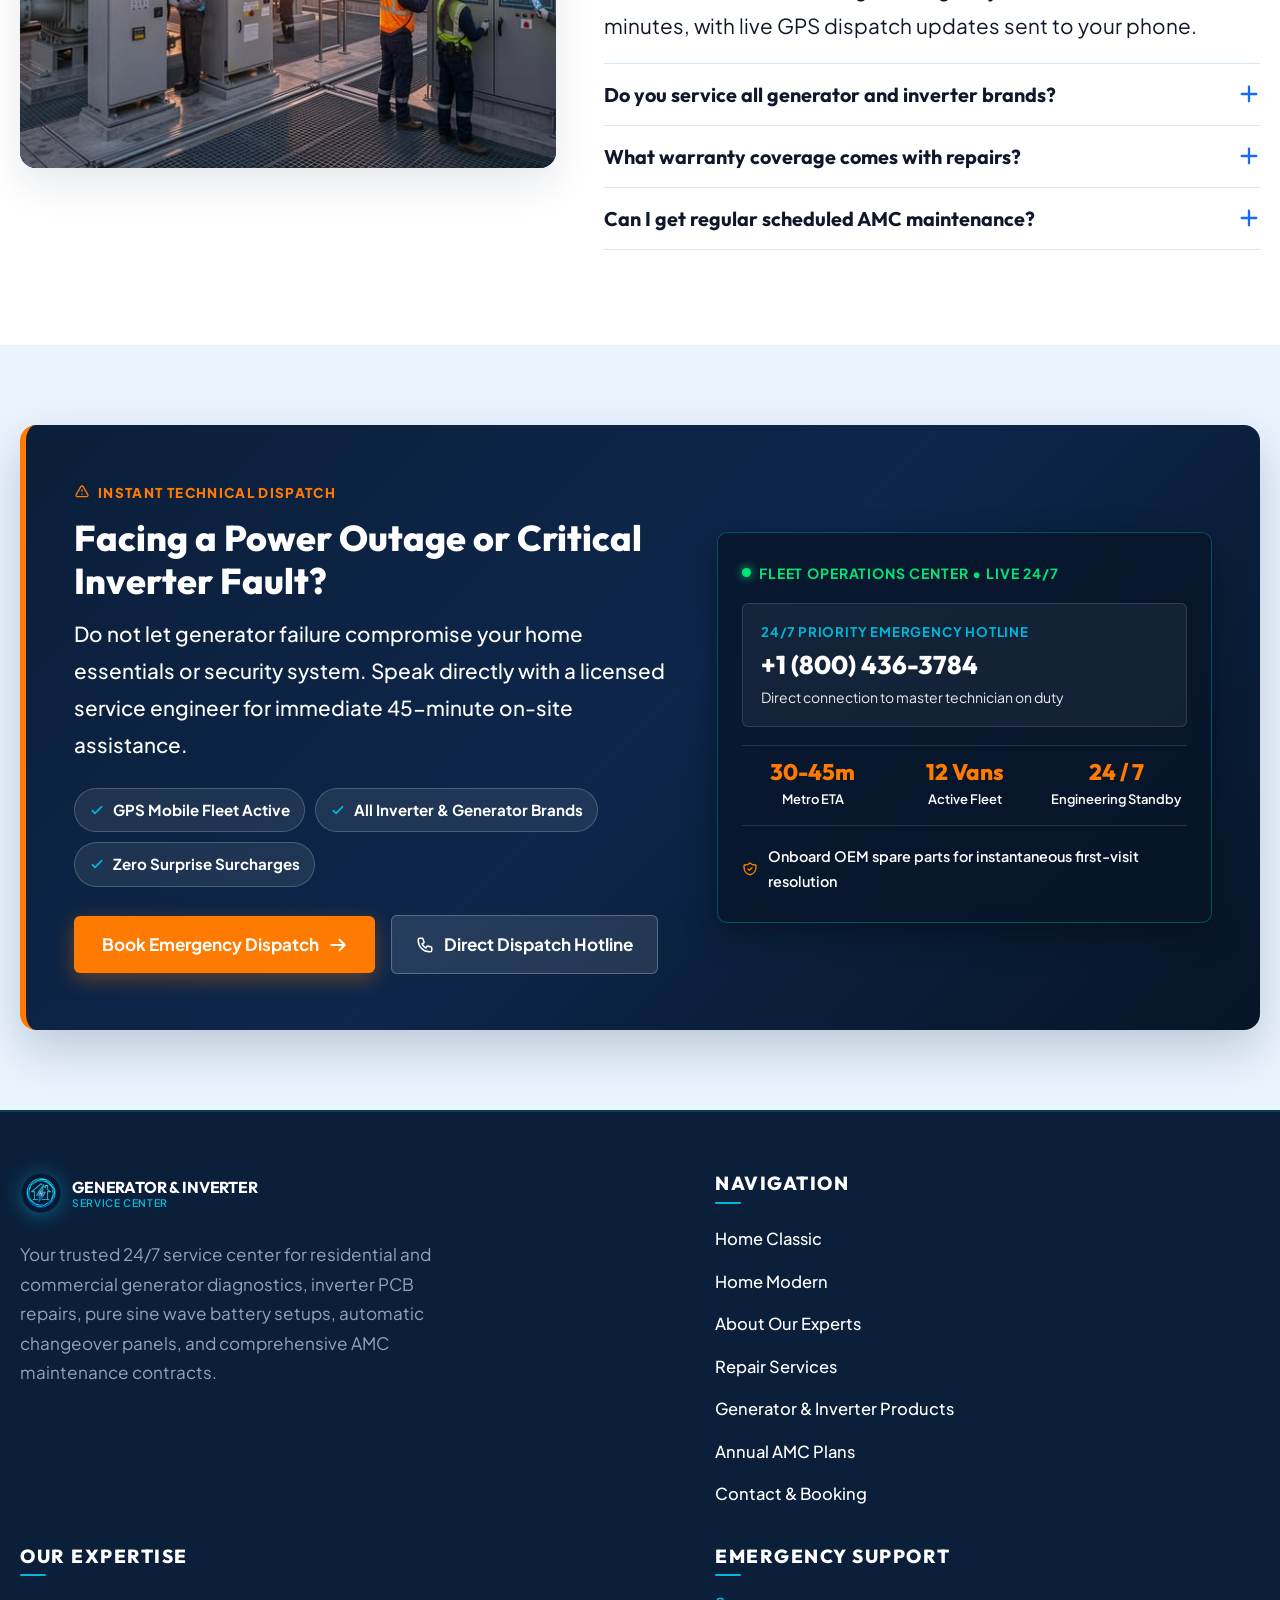
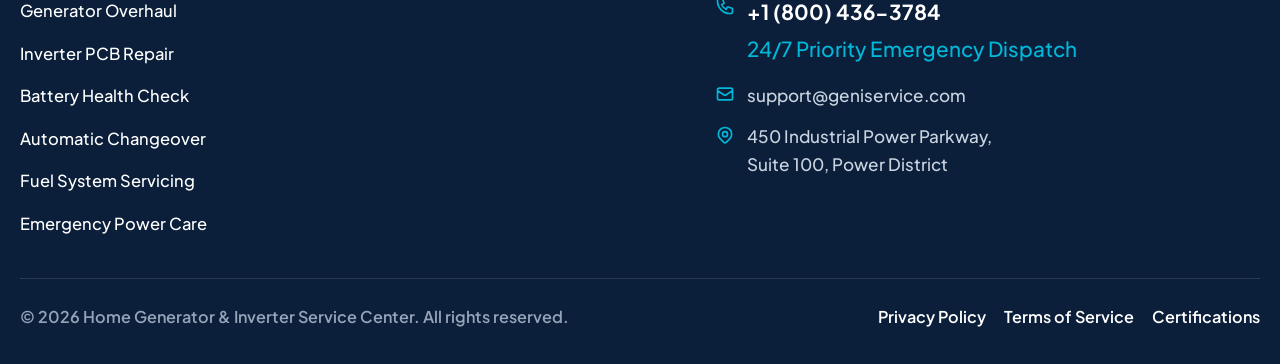
<file: home-2.html>
﻿<!DOCTYPE html>
<html lang="en" dir="ltr">

<head>
  <meta charset="UTF-8">
  <meta name="viewport" content="width=device-width, initial-scale=1.0">
  <title>Modern Power Engineering & Diagnostics | Home Generator & Inverter Service Center</title>
  <meta name="description"
    content="Next-generation residential power backup, generator overhauls, pure sine wave inverter diagnostics, and 24/7 emergency dispatch.">
  <link rel="icon" type="image/png" href="assets/images/logo/logo-icon.png">

  <!-- Core & Shared Styles -->
  <link rel="stylesheet" href="assets/css/style.css?v=5.2">
  <link rel="stylesheet" href="assets/css/home2.css?v=5.2">
  <link rel="stylesheet" href="assets/css/responsive.css?v=5.2">
</head>

<body>

  <!-- ================================================================
     BRANDED PRELOADER
     ================================================================ -->
  <div class="preloader" id="preloader" aria-hidden="true">
    <div class="preloader-spinner" role="status" aria-label="Loading"></div>
  </div>

  <!-- ================================================================
     FIXED COMPACT HEADER — Single line desktop, 6 Nav Items + Login
     ================================================================ -->
  <header class="site-header" id="site-header">
    <div class="container-custom header-inner">

      <!-- Brand Identity -->
      <a href="index.html" class="brand-link" aria-label="Generator & Inverter Service Center – Home">
        <img src="assets/images/logo/logo-icon.png" alt="Service Center Logo" class="brand-logo-img">
        <div class="brand-info">
          <span class="brand-title">Generator & Inverter</span>
          <span class="brand-subtitle">Service Center</span>
        </div>
      </a>

      <!-- Desktop Navigation — Exactly 6 items -->
      <nav aria-label="Main Navigation">
        <ul class="desktop-nav">
          <li class="nav-item-dropdown" id="home-dropdown">
            <button class="dropdown-trigger active" type="button" aria-expanded="false" aria-haspopup="true"
              id="home-menu-btn">
              <span>Home</span>
              <svg class="dropdown-chevron" viewBox="0 0 20 20" fill="currentColor" aria-hidden="true">
                <path fill-rule="evenodd"
                  d="M5.23 7.21a.75.75 0 011.06.02L10 11.168l3.71-3.938a.75.75 0 111.08 1.04l-4.25 4.5a.75.75 0 01-1.08 0l-4.25-4.5a.75.75 0 01.02-1.06z"
                  clip-rule="evenodd" />
              </svg>
            </button>
            <ul class="dropdown-menu" aria-labelledby="home-menu-btn">
              <li class="dropdown-item"><a href="index.html">Home 1 — Classic</a></li>
              <li class="dropdown-item"><a href="home-2.html" class="active">Home 2 — Modern</a></li>
            </ul>
          </li>
          <li><a href="about.html" class="nav-link">About Us</a></li>
          <li><a href="services.html" class="nav-link">Services</a></li>
          <li><a href="products.html" class="nav-link">Products</a></li>
          <li><a href="amc-plans.html" class="nav-link">AMC Plans</a></li>
          <li><a href="contact.html" class="nav-link">Contact</a></li>
        </ul>
      </nav>

      <!-- Header Right Actions -->
      <div class="header-actions">
        <button class="header-icon-btn rtl-toggle-btn" type="button" aria-label="Toggle RTL or LTR layout direction">
          <span class="rtl-btn-text" style="font-size:0.75rem;font-weight:700;">RTL</span>
        </button>
        <button class="header-icon-btn theme-toggle-btn" type="button" aria-label="Toggle dark mode">
          <svg class="theme-icon-moon" style="width:18px;height:18px;" fill="none" stroke="currentColor"
            viewBox="0 0 24 24">
            <path stroke-linecap="round" stroke-linejoin="round" stroke-width="2"
              d="M20.354 15.354A9 9 0 018.646 3.646 9.003 9.003 0 0012 21a9.003 9.003 0 008.354-5.646z" />
          </svg>
          <svg class="theme-icon-sun" style="width:18px;height:18px;display:none;" fill="none" stroke="currentColor"
            viewBox="0 0 24 24">
            <path stroke-linecap="round" stroke-linejoin="round" stroke-width="2"
              d="M12 3v1m0 16v1m9-9h-1M4 12H3m15.364 6.364l-.707-.707M6.343 6.343l-.707-.707m12.728 0l-.707.707M6.343 17.657l-.707.707M16 12a4 4 0 11-8 0 4 4 0 018 0z" />
          </svg>
        </button>
        <a href="login.html" class="btn-login" id="header-login-btn" aria-label="Open customer login portal">
          <svg style="width:16px;height:16px;" fill="none" stroke="currentColor" viewBox="0 0 24 24">
            <path stroke-linecap="round" stroke-linejoin="round" stroke-width="2"
              d="M16 7a4 4 0 11-8 0 4 4 0 018 0zM12 14a7 7 0 00-7 7h14a7 7 0 00-7-7z" />
          </svg>
          <span>Login</span>
        </a>
        <button class="mobile-toggle-btn" id="mobile-toggle-btn" type="button" aria-label="Open mobile navigation menu">
          <svg style="width:24px;height:24px;" fill="none" stroke="currentColor" viewBox="0 0 24 24">
            <path stroke-linecap="round" stroke-linejoin="round" stroke-width="2" d="M4 6h16M4 12h16M4 18h16" />
          </svg>
        </button>
      </div>
    </div>
  </header>

  <!-- MOBILE BACKDROP -->
  <div class="mobile-backdrop" id="mobile-backdrop"></div>

  <!-- MOBILE DRAWER -->
  <aside class="mobile-drawer" id="mobile-drawer" aria-label="Mobile Navigation Drawer">
    <div class="mobile-drawer-header">
      <div class="mobile-drawer-brand">
        <img src="assets/images/logo/logo-icon.png" alt="Service Center Logo" class="mobile-drawer-logo">
        <div class="brand-info">
          <span class="brand-title">Generator & Inverter</span>
          <span class="brand-subtitle">Service Center</span>
        </div>
      </div>
      <button class="mobile-close-btn" id="mobile-close-btn" type="button" aria-label="Close mobile navigation">
        <svg style="width:20px;height:20px;" fill="none" stroke="currentColor" viewBox="0 0 24 24">
          <path stroke-linecap="round" stroke-linejoin="round" stroke-width="2" d="M6 18L18 6M6 6l12 12" />
        </svg>
      </button>
    </div>
    <div class="mobile-controls">
      <button class="mobile-control-btn theme-toggle-btn" type="button" aria-label="Toggle dark mode">
        <svg class="theme-icon-moon" style="width:16px;height:16px;" fill="none" stroke="currentColor"
          viewBox="0 0 24 24">
          <path stroke-linecap="round" stroke-linejoin="round" stroke-width="2"
            d="M20.354 15.354A9 9 0 018.646 3.646 9.003 9.003 0 0012 21a9.003 9.003 0 008.354-5.646z" />
        </svg>
        <svg class="theme-icon-sun" style="width:16px;height:16px;display:none;" fill="none" stroke="currentColor"
          viewBox="0 0 24 24">
          <path stroke-linecap="round" stroke-linejoin="round" stroke-width="2"
            d="M12 3v1m0 16v1m9-9h-1M4 12H3m15.364 6.364l-.707-.707M6.343 6.343l-.707-.707m12.728 0l-.707.707M6.343 17.657l-.707.707M16 12a4 4 0 11-8 0 4 4 0 018 0z" />
        </svg>
        <span>Theme</span>
      </button>
      <button class="mobile-control-btn rtl-toggle-btn" type="button" aria-label="Toggle RTL layout">
        <span class="rtl-btn-text">RTL</span>
      </button>
    </div>
    <ul class="mobile-nav-list">
      <li class="mobile-accordion-wrapper">
        <button class="mobile-accordion-btn active" type="button">
          <span>Home</span>
          <svg class="mobile-chevron" style="width:16px;height:16px;transition:transform 0.2s;" viewBox="0 0 20 20"
            fill="currentColor">
            <path fill-rule="evenodd"
              d="M5.23 7.21a.75.75 0 011.06.02L10 11.168l3.71-3.938a.75.75 0 111.08 1.04l-4.25 4.5a.75.75 0 01-1.08 0l-4.25-4.5a.75.75 0 01.02-1.06z"
              clip-rule="evenodd" />
          </svg>
        </button>
        <ul class="mobile-accordion-content">
          <li><a href="index.html" class="mobile-sub-link">Home 1 — Classic</a></li>
          <li><a href="home-2.html" class="mobile-sub-link active">Home 2 — Modern</a></li>
        </ul>
      </li>
      <li><a href="about.html" class="mobile-nav-link">About Us</a></li>
      <li><a href="services.html" class="mobile-nav-link">Services</a></li>
      <li><a href="products.html" class="mobile-nav-link">Products</a></li>
      <li><a href="amc-plans.html" class="mobile-nav-link">AMC Plans</a></li>
      <li><a href="contact.html" class="mobile-nav-link">Contact</a></li>
    </ul>
    <div style="padding:20px;">
      <a href="login.html" class="btn-login btn-mobile-login" style="width:100%;justify-content:center;">
        <svg style="width:16px;height:16px;" fill="none" stroke="currentColor" viewBox="0 0 24 24">
          <path stroke-linecap="round" stroke-linejoin="round" stroke-width="2"
            d="M16 7a4 4 0 11-8 0 4 4 0 018 0zM12 14a7 7 0 00-7 7h14a7 7 0 00-7-7z" />
        </svg>
        <span>Customer Login</span>
      </a>
    </div>
  </aside>

  <!-- ================================================================
     MAIN CONTENT — EXACTLY 7 UNIQUE EDITORIAL SECTIONS (HOME 2)
     ================================================================ -->
  <main id="main-content">

    <!-- --------------------------------------------------------------
       SECTION 1: HERO — ATMOSPHERIC POWER COMMAND CENTER
       High attraction, glowing telemetry pins, dual actions, real photo
       -------------------------------------------------------------- -->
    <section class="h2-hero-section" id="hero-command" aria-label="Next-Gen Power Command Hero">
      <div class="container-custom">
        <div class="h2-hero-grid">

          <!-- Left Info Column -->
          <div class="h2-hero-content">
            <div class="h2-hero-status-pill">
              <span class="h2-status-dot"></span>
              <span>24/7 Field Dispatch Active &bull; All Sectors</span>
            </div>
            <h1 class="h2-hero-title">
              Engineered for <span class="gradient-text">Zero Power Interruption</span>
            </h1>
            <p class="h2-hero-tagline">
              Precision oscilloscope diagnostics, micro-soldered inverter PCB restorations, and silent standby generator
              overhauls certified for high-end residential estates.
            </p>
            <div class="h2-hero-actions">
              <a href="#emergency-cta" class="h2-hero-btn-primary" id="hero-book-btn">
                <span>Book Priority Repair</span>
                <svg style="width:18px;height:18px;" fill="none" stroke="currentColor" viewBox="0 0 24 24">
                  <path stroke-linecap="round" stroke-linejoin="round" stroke-width="2.5"
                    d="M13 7l5 5m0 0l-5 5m5-5H6" />
                </svg>
              </a>
              <a href="#equipment-matrix" class="h2-hero-btn-secondary" id="hero-specs-btn">
                <span>Explore Systems</span>
                <svg style="width:18px;height:18px;" fill="none" stroke="currentColor" viewBox="0 0 24 24">
                  <path stroke-linecap="round" stroke-linejoin="round" stroke-width="2" d="M19 9l-7 7-7-7" />
                </svg>
              </a>
            </div>

            <!-- Micro Spec Indicators -->
            <div class="h2-hero-spec-strip">
              <div class="h2-hero-spec-item">
                <svg class="h2-hero-spec-icon" fill="none" stroke="currentColor" viewBox="0 0 24 24">
                  <path stroke-linecap="round" stroke-linejoin="round" stroke-width="2"
                    d="M13 10V3L4 14h7v7l9-11h-7z" />
                </svg>
                <span class="h2-hero-spec-text">&lt; 0.02s ATS Cutover</span>
              </div>
              <div class="h2-hero-spec-item">
                <svg class="h2-hero-spec-icon" fill="none" stroke="currentColor" viewBox="0 0 24 24">
                  <path stroke-linecap="round" stroke-linejoin="round" stroke-width="2"
                    d="M9 12l2 2 4-4m5.618-4.016A11.955 11.955 0 0112 2.944a11.955 11.955 0 01-8.618 3.04A12.02 12.02 0 003 9c0 5.591 3.824 10.29 9 11.622 5.176-1.332 9-6.03 9-11.622 0-1.042-.133-2.052-.382-3.016z" />
                </svg>
                <span class="h2-hero-spec-text">OEM Genuine Spares</span>
              </div>
              <div class="h2-hero-spec-item">
                <svg class="h2-hero-spec-icon" fill="none" stroke="currentColor" viewBox="0 0 24 24">
                  <path stroke-linecap="round" stroke-linejoin="round" stroke-width="2"
                    d="M12 8v4l3 3m6-3a9 9 0 11-18 0 9 9 0 0118 0z" />
                </svg>
                <span class="h2-hero-spec-text">45-Min Emergency SLA</span>
              </div>
            </div>
          </div>

          <!-- Right Visual Column with Floating Telemetry HUD Badges -->
          <div class="h2-hero-visual">
            <div class="h2-hero-image-wrap">
              <img src="assets/images/hero/p7.jpg" alt="High-Tech Power Backup Control Panel" loading="eager">

              <!-- Floating HUD Badge: Top Right -->
              <div class="h2-hud-badge top-right">
                <div class="h2-hud-icon-wrap">
                  <svg style="width:20px;height:20px;" fill="none" stroke="currentColor" viewBox="0 0 24 24">
                    <path stroke-linecap="round" stroke-linejoin="round" stroke-width="2"
                      d="M9 19v-6a2 2 0 00-2-2H5a2 2 0 00-2 2v6a2 2 0 002 2h2a2 2 0 002-2zm0 0V9a2 2 0 012-2h2a2 2 0 012 2v10m-6 0a2 2 0 002 2h2a2 2 0 002-2m0 0V5a2 2 0 012-2h2a2 2 0 012 2v14a2 2 0 01-2 2h-2a2 2 0 01-2-2z" />
                  </svg>
                </div>
                <div>
                  <div class="h2-hud-label">Sine Wave THD</div>
                  <div class="h2-hud-val">&lt; 2.4% Harmonic</div>
                </div>
              </div>

              <!-- Floating HUD Badge: Bottom Left -->
              <div class="h2-hud-badge bottom-left">
                <div class="h2-hud-icon-wrap">
                  <svg style="width:20px;height:20px;" fill="none" stroke="currentColor" viewBox="0 0 24 24">
                    <path stroke-linecap="round" stroke-linejoin="round" stroke-width="2"
                      d="M12 6V4m0 2a2 2 0 100 4m0-4a2 2 0 110 4m-6 8a2 2 0 100-4m0 4a2 2 0 110-4m0 4v2m0-6V4m6 6v10m6-2a2 2 0 100-4m0 4a2 2 0 110-4m0 4v2m0-6V4" />
                  </svg>
                </div>
                <div>
                  <div class="h2-hud-label">Frequency Lock</div>
                  <div class="h2-hud-val">50.0 Hz ± 0.05</div>
                </div>
              </div>

            </div>
          </div>

        </div>
      </div>
    </section>

    <!-- --------------------------------------------------------------
       SECTION 2: INTERACTIVE VISUAL EQUIPMENT MATRIX
       Borderless photographic slices — Zero generic card appearance!
       -------------------------------------------------------------- -->
    <section class="h2-equipment-section" id="equipment-matrix" aria-label="Equipment Specialization Matrix">
      <div class="container-custom">
        <div class="h2-section-header">
          <div>
            <span class="h2-pre-title">Precision Power Infrastructure</span>
            <h2 class="h2-section-title">Specialized System Coverage</h2>
          </div>
          <p class="h2-section-desc">
            Direct component-level support and certified field maintenance across all primary home generation and energy
            storage classes.
          </p>
        </div>

        <div class="h2-equipment-strip">

          <!-- Slice 1: Hybrid Inverters -->
          <div class="h2-slice-item" tabindex="0">
            <img src="assets/images/sections/p8.jpg" alt="Pure Sine Wave Hybrid Inverters" class="h2-slice-bg"
              loading="lazy">
            <div class="h2-slice-overlay">
              <span class="h2-slice-code">Category &bull; 01</span>
              <h3 class="h2-slice-title">Hybrid Sine Inverters</h3>

            </div>
          </div>

          <!-- Slice 2: Silent Standby Generators -->
          <div class="h2-slice-item" tabindex="0">
            <img src="assets/images/sections/p9.jpg" alt="Silent Standby Generators" class="h2-slice-bg" loading="lazy">
            <div class="h2-slice-overlay">
              <span class="h2-slice-code">Category &bull; 02</span>
              <h3 class="h2-slice-title">Silent Standby Gensets</h3>

            </div>
          </div>

          <!-- Slice 3: Automatic Transfer Panels -->
          <div class="h2-slice-item" tabindex="0">
            <img src="assets/images/sections/p10.jpg" alt="Automatic Transfer Switchboards" class="h2-slice-bg"
              loading="lazy">
            <div class="h2-slice-overlay">
              <span class="h2-slice-code">Category &bull; 03</span>
              <h3 class="h2-slice-title">Intelligent ATS Panels</h3>

            </div>
          </div>

          <!-- Slice 4: Lithium & Tubular Power Banks -->
          <div class="h2-slice-item" tabindex="0">
            <img src="assets/images/sections/p11.jpg" alt="Lithium & Tubular Battery Banks" class="h2-slice-bg"
              loading="lazy">
            <div class="h2-slice-overlay">
              <span class="h2-slice-code">Category &bull; 04</span>
              <h3 class="h2-slice-title">Lithium & Tubular Banks</h3>

            </div>
          </div>

        </div>
      </div>
    </section>

    <!-- --------------------------------------------------------------
       SECTION 3: WORKSHOP BENCH & PRECISION DIAGNOSTICS
       Heavy image presence with interactive inspection hotspots on image!
       -------------------------------------------------------------- -->
    <section class="h2-workshop-section" id="workshop-bench" aria-label="Component Level Diagnostic Bench">
      <div class="container-custom">
        <div class="h2-workshop-grid">

          <!-- Left: Workshop Photography with Interactive Inspection Hotspots -->
          <div class="h2-workshop-visual">
            <img src="assets/images/sections/p12.jpg" alt="Precision Inverter Motherboard Diagnostics Workbench"
              loading="lazy">

            <!-- Hotspot 1 -->
            <div class="h2-hotspot spot-1" title="Digital Oscilloscope Analysis">
              <span class="h2-hotspot-label">Oscilloscope Sine Calibration</span>
            </div>

            <!-- Hotspot 2 -->
            <div class="h2-hotspot spot-2" title="Infrared Thermal PCB Scan">
              <span class="h2-hotspot-label">Thermal Overload Imaging</span>
            </div>
          </div>

          <!-- Right: Concise Engineering Metrics (No generic cards) -->
          <div class="h2-workshop-content">
            <span class="h2-pre-title">Bench Diagnostics Protocol</span>
            <h2 class="h2-section-title">Component-Level Restorations, Not Just Module Swaps</h2>
            <p class="h2-section-desc" style="margin-top:12px;">
              Our dedicated power engineering facility repairs damaged logic controllers, gate drives, and stator
              windings to original factory tolerances.
            </p>

            <div class="h2-spec-list">
              <div class="h2-spec-row">
                <span class="h2-spec-number">01</span>
                <div class="h2-spec-info">
                  <h4>Infrared Thermal Heat-Mapping</h4>
                  <p>Pinpoints deteriorating MOSFET junctions and trace delamination before total board short-circuit
                    occurs.</p>
                </div>
              </div>

              <div class="h2-spec-row">
                <span class="h2-spec-number">02</span>
                <div class="h2-spec-info">
                  <h4>Full-Load Resistive Bank Testing</h4>
                  <p>Every serviced genset and inverter runs under 100% full continuous load for 60 minutes before
                    client sign-off.</p>
                </div>
              </div>

              <div class="h2-spec-row">
                <span class="h2-spec-number">03</span>
                <div class="h2-spec-info">
                  <h4>Direct OEM Spares Inventory</h4>
                  <p>Over 3,500 factory components stocked on-site for immediate same-day repair turnaround.</p>
                </div>
              </div>
            </div>

            <a href="contact.html" class="h2-hero-btn-primary"
              style="background:var(--color-electric);box-shadow:0 6px 20px rgba(23,105,255,0.3);">
              <span>Schedule Diagnostic Pickup</span>
              <svg style="width:16px;height:16px;" fill="none" stroke="currentColor" viewBox="0 0 24 24">
                <path stroke-linecap="round" stroke-linejoin="round" stroke-width="2" d="M9 5l7 7-7 7" />
              </svg>
            </a>
          </div>

        </div>
      </div>
    </section>

    <!-- --------------------------------------------------------------
       SECTION 4: 24/7 FIELD FLEET IN ACTION
       Full-width cinematic background + integrated horizontal telemetry ribbon
       -------------------------------------------------------------- -->
    <section class="h2-fleet-section" id="field-fleet" aria-label="Field Fleet Operations">
      <img src="assets/images/sections/p13.jpg" alt="Field Service Van and Senior Power Technician"
        class="h2-fleet-bg-img" loading="lazy">
      <div class="h2-fleet-overlay"></div>

      <div class="container-custom">
        <div class="h2-fleet-inner">
          <div class="h2-fleet-badge">
            <svg style="width:16px;height:16px;" fill="none" stroke="currentColor" viewBox="0 0 24 24">
              <path stroke-linecap="round" stroke-linejoin="round" stroke-width="2"
                d="M17.657 16.657L13.414 20.9a1.998 1.998 0 01-2.827 0l-4.244-4.243a8 8 0 1111.314 0z" />
            </svg>
            <span>Rapid Response Field Network</span>
          </div>
          <h2 class="h2-fleet-title">Equipped Mobile Service Vans on Continuous Standby</h2>
          <p class="h2-fleet-sub">
            Each mobile engineering unit carries onboard load testing gear, pure sine diagnostic scopes, and emergency
            replacement batteries for zero-delay restoration.
          </p>
        </div>

        <!-- Horizontal Edge Telemetry Ribbon (No cards!) -->
        <div class="h2-telemetry-ribbon">
          <div class="h2-telemetry-cell">
            <div class="h2-telemetry-num">45 Min</div>
            <div class="h2-telemetry-title">Average Dispatch Time</div>
            <div class="h2-telemetry-meta">Across metropolitan and suburban sectors</div>
          </div>
          <div class="h2-telemetry-cell">
            <div class="h2-telemetry-num">12,850+</div>
            <div class="h2-telemetry-title">Systems Maintained</div>
            <div class="h2-telemetry-meta">Residential villas, apartments, and estates</div>
          </div>
          <div class="h2-telemetry-cell">
            <div class="h2-telemetry-num">100%</div>
            <div class="h2-telemetry-title">OEM Parts Guarantee</div>
            <div class="h2-telemetry-meta">Direct manufacturer serial verification</div>
          </div>
          <div class="h2-telemetry-cell">
            <div class="h2-telemetry-num">90 Days</div>
            <div class="h2-telemetry-title">Comprehensive Warranty</div>
            <div class="h2-telemetry-meta">Parts and labor backed in writing</div>
          </div>
        </div>
      </div>
    </section>

    <!-- --------------------------------------------------------------
       SECTION 5: ARCHITECTURAL INSTALLATIONS & CASE HIGHLIGHTS
       Frameless magazine-style photography lookbook!
       -------------------------------------------------------------- -->
    <section class="h2-gallery-section" id="installations" aria-label="Real-World Power Installations">
      <div class="container-custom">
        <div class="h2-section-header">
          <div>
            <span class="h2-pre-title">Verified Field Portfolio</span>
            <h2 class="h2-section-title">Seamless Estate Integrations</h2>
          </div>
          <p class="h2-section-desc">
            Clean architectural aesthetics engineered to blend into high-end residences with silent acoustic
            attenuation.
          </p>
        </div>

        <div class="h2-gallery-grid">

          <!-- Left Stacking Frames (Formerly Right) -->
          <div class="h2-gallery-col">
            <div class="h2-gallery-frame medium">
              <img src="assets/images/sections/p15.jpg" alt="10kW Pure Sine Wave Wall-Mounted Inverter" loading="lazy">
              <div class="h2-gallery-caption">
                <div>
                  <div class="h2-caption-tag">Wall-Mounted Hybrid</div>
                  <h4 class="h2-caption-name">Horizon Sky Penthouse</h4>
                  <p class="h2-caption-spec">10kW Hybrid Inverter + Lithium Iron Battery Setup</p>
                </div>
              </div>
            </div>

            <div class="h2-gallery-frame medium">
              <img src="assets/images/sections/p16.jpg" alt="Three-Phase Industrial Standby Switchboard" loading="lazy">
              <div class="h2-gallery-caption">
                <div>
                  <div class="h2-caption-tag">Commercial Standby</div>
                  <h4 class="h2-caption-name">Metropolitan Care Center</h4>
                  <p class="h2-caption-spec">N+1 Redundant Automatic Synchronizing Panel</p>
                </div>
              </div>
            </div>
          </div>

          <!-- Right Major Frame (Formerly Left) -->
          <div class="h2-gallery-frame large">
            <img src="assets/images/gallery/p14.jpg" alt="Modern Villa 25kVA Standby Generator Enclosure"
              loading="lazy">
            <div class="h2-gallery-caption">
              <div>
                <div class="h2-caption-tag">Residential Villa Installation</div>
                <h3 class="h2-caption-name">Pine Hills Luxury Estate</h3>
                <p class="h2-caption-spec">25kVA Silent Cummins Genset + 0.02s ATS Auto-Changeover</p>
              </div>
              <span style="color:var(--color-cyan);font-weight:400;font-size:0.85rem;">Completed 2026</span>
            </div>
          </div>

        </div>
      </div>
    </section>



    <!-- --------------------------------------------------------------
       SECTION 6: FACILITY & TECHNICAL SLA ASSURANCE
       High-impact facility photo + frameless high-tech SLA accordion
       -------------------------------------------------------------- -->
    <section class="h2-sla-section" id="technical-sla" aria-label="Technical SLA and Service Guarantees">
      <div class="container-custom">
        <div class="h2-sla-grid">

          <!-- Left: Technical Facility Photo -->
          <div class="h2-sla-photo-wrap">
            <img src="assets/images/sections/p17.jpg" alt="Power Operations Central Service Center" loading="lazy">
            <div class="h2-sla-photo-tag">Central Service Facility &bull; Bay 4</div>
          </div>

          <!-- Right: Frameless High-Tech Accordion -->
          <div>
            <span class="h2-pre-title">Service Level Agreement</span>
            <h2 class="h2-section-title">Transparent Engineering Guarantees</h2>
            <p class="h2-section-desc" style="margin: 12px 0 28px;">
              Clear response parameters, documented diagnostic results, and binding warranty coverage for every home
              installation.
            </p>

            <div class="h2-accordion-group">

              <!-- Item 1 -->
              <div class="h2-accordion-item active">
                <button type="button" class="h2-accordion-trigger" aria-expanded="true">
                  <span>How fast can a field technician reach my property?</span>
                  <svg class="h2-acc-icon" fill="none" stroke="currentColor" viewBox="0 0 24 24">
                    <path stroke-linecap="round" stroke-linejoin="round" stroke-width="2.5" d="M12 4v16m8-8H4" />
                  </svg>
                </button>
                <div class="h2-accordion-body">
                  <p>Our mobile vans are strategically positioned across all major residential sectors. Average
                    emergency arrival is under 45 minutes, with live GPS dispatch updates sent to your phone.</p>
                </div>
              </div>

              <!-- Item 2 -->
              <div class="h2-accordion-item">
                <button type="button" class="h2-accordion-trigger" aria-expanded="false">
                  <span>Do you service all generator and inverter brands?</span>
                  <svg class="h2-acc-icon" fill="none" stroke="currentColor" viewBox="0 0 24 24">
                    <path stroke-linecap="round" stroke-linejoin="round" stroke-width="2.5" d="M12 4v16m8-8H4" />
                  </svg>
                </button>
                <div class="h2-accordion-body">
                  <p>Yes. Our technicians hold factory training and diagnostic equipment for all major brands including
                    Cummins, Honda, Kohler, Briggs &amp; Stratton, Luminous, Microtek, Schneider, and Victron Energy.
                  </p>
                </div>
              </div>

              <!-- Item 3 -->
              <div class="h2-accordion-item">
                <button type="button" class="h2-accordion-trigger" aria-expanded="false">
                  <span>What warranty coverage comes with repairs?</span>
                  <svg class="h2-acc-icon" fill="none" stroke="currentColor" viewBox="0 0 24 24">
                    <path stroke-linecap="round" stroke-linejoin="round" stroke-width="2.5" d="M12 4v16m8-8H4" />
                  </svg>
                </button>
                <div class="h2-accordion-body">
                  <p>All component replacements and PCB overhaul work carry a comprehensive 90-day parts and labor
                    warranty, backed in writing with printed oscilloscope test records.</p>
                </div>
              </div>

              <!-- Item 4 -->
              <div class="h2-accordion-item">
                <button type="button" class="h2-accordion-trigger" aria-expanded="false">
                  <span>Can I get regular scheduled AMC maintenance?</span>
                  <svg class="h2-acc-icon" fill="none" stroke="currentColor" viewBox="0 0 24 24">
                    <path stroke-linecap="round" stroke-linejoin="round" stroke-width="2.5" d="M12 4v16m8-8H4" />
                  </svg>
                </button>
                <div class="h2-accordion-body">
                  <p>We provide Silver, Gold, and Platinum Annual Maintenance Contracts that include quarterly fluid
                    changes, battery equalization tests, ATS simulation checks, and priority zero-charge breakdown
                    visits.</p>
                </div>
              </div>

            </div>
          </div>

        </div>
      </div>
    </section>



    <!-- --------------------------------------------------------------
       SECTION 7: DIRECT EMERGENCY POWER BOOKING (THE NORMAL CTA SECTION)
       Clean, focused, normal CTA section per user explicit instruction
       -------------------------------------------------------------- -->
    <section class="h2-cta-section" id="emergency-cta" aria-label="Emergency Booking Call-to-Action">
      <div class="container-custom">
        <div class="h2-cta-container">

          <!-- Left Info & Primary Actions -->
          <div class="h2-cta-left">
            <div class="h2-cta-badge">
              <svg style="width:16px;height:16px;" fill="none" stroke="currentColor" viewBox="0 0 24 24">
                <path stroke-linecap="round" stroke-linejoin="round" stroke-width="2"
                  d="M12 9v2m0 4h.01m-6.938 4h13.856c1.54 0 2.502-1.667 1.732-3L13.732 4c-.77-1.333-2.694-1.333-3.464 0L3.34 16c-.77 1.333.192 3 1.732 3z" />
              </svg>
              <span>Instant Technical Dispatch</span>
            </div>
            <h2 class="h2-cta-heading">Facing a Power Outage or Critical Inverter Fault?</h2>
            <p class="h2-cta-desc">
              Do not let generator failure compromise your home essentials or security system. Speak directly with a
              licensed service engineer for immediate 45-minute on-site assistance.
            </p>

            <!-- Dispatch Guarantees -->
            <div class="h2-cta-guarantees">
              <div class="h2-cta-guarantee-item">
                <svg class="h2-cta-check-icon" fill="none" stroke="currentColor" viewBox="0 0 24 24">
                  <path stroke-linecap="round" stroke-linejoin="round" stroke-width="2.5" d="M5 13l4 4L19 7" />
                </svg>
                <span>GPS Mobile Fleet Active</span>
              </div>
              <div class="h2-cta-guarantee-item">
                <svg class="h2-cta-check-icon" fill="none" stroke="currentColor" viewBox="0 0 24 24">
                  <path stroke-linecap="round" stroke-linejoin="round" stroke-width="2.5" d="M5 13l4 4L19 7" />
                </svg>
                <span>All Inverter &amp; Generator Brands</span>
              </div>
              <div class="h2-cta-guarantee-item">
                <svg class="h2-cta-check-icon" fill="none" stroke="currentColor" viewBox="0 0 24 24">
                  <path stroke-linecap="round" stroke-linejoin="round" stroke-width="2.5" d="M5 13l4 4L19 7" />
                </svg>
                <span>Zero Surprise Surcharges</span>
              </div>
            </div>

            <!-- Action Buttons -->
            <div class="h2-cta-buttons">
              <a href="contact.html" class="h2-cta-btn-primary">
                <span>Book Emergency Dispatch</span>
                <svg style="width:18px;height:18px;" fill="none" stroke="currentColor" viewBox="0 0 24 24">
                  <path stroke-linecap="round" stroke-linejoin="round" stroke-width="2.5"
                    d="M14 5l7 7m0 0l-7 7m7-7H3" />
                </svg>
              </a>
              <a href="tel:+18004363784" class="h2-cta-btn-call">
                <svg style="width:18px;height:18px;" fill="none" stroke="currentColor" viewBox="0 0 24 24">
                  <path stroke-linecap="round" stroke-linejoin="round" stroke-width="2"
                    d="M3 5a2 2 0 012-2h3.28a1 1 0 01.948.684l1.498 4.493a1 1 0 01-.502 1.21l-2.257 1.13a11.042 11.042 0 005.516 5.516l1.13-2.257a1 1 0 011.21-.502l4.493 1.498a1 1 0 01.684.949V19a2 2 0 01-2 2h-1C9.716 21 3 14.284 3 6V5z" />
                </svg>
                <span>Direct Dispatch Hotline</span>
              </a>
            </div>
          </div>

          <!-- Right Fleet Operations Panel (NO FORM) -->
          <div class="h2-cta-dispatch-card">
            <div class="h2-dispatch-live-tag">
              <span class="h2-dispatch-dot"></span>
              <span>Fleet Operations Center &bull; Live 24/7</span>
            </div>

            <div class="h2-dispatch-phone-box">
              <span class="h2-dispatch-phone-label">24/7 Priority Emergency Hotline</span>
              <a href="tel:+18004363784" class="h2-dispatch-phone-number">+1 (800) 436-3784</a>
              <span class="h2-dispatch-phone-note">Direct connection to master technician on duty</span>
            </div>

            <div class="h2-dispatch-metrics">
              <div class="h2-dispatch-metric">
                <span class="h2-metric-val">30-45m</span>
                <span class="h2-metric-lbl">Metro ETA</span>
              </div>
              <div class="h2-dispatch-metric">
                <span class="h2-metric-val">12 Vans</span>
                <span class="h2-metric-lbl">Active Fleet</span>
              </div>
              <div class="h2-dispatch-metric">
                <span class="h2-metric-val">24 / 7</span>
                <span class="h2-metric-lbl">Engineering Standby</span>
              </div>
            </div>

            <div class="h2-dispatch-footer-text">
              <svg style="width:16px;height:16px;color:var(--color-orange);flex-shrink:0;" fill="none"
                stroke="currentColor" viewBox="0 0 24 24">
                <path stroke-linecap="round" stroke-linejoin="round" stroke-width="2"
                  d="M9 12l2 2 4-4m5.618-4.016A11.955 11.955 0 0112 2.944a11.955 11.955 0 01-8.618 3.04A12.02 12.02 0 003 9c0 5.591 3.824 10.29 9 11.622 5.176-1.332 9-6.03 9-11.622 0-1.042-.133-2.052-.382-3.016z" />
              </svg>
              <span>Onboard OEM spare parts for instantaneous first-visit resolution</span>
            </div>
          </div>

        </div>
      </div>
    </section>

  </main><!-- /main-content -->

  <!-- ================================================================
     SHARED FOOTER
     ================================================================ -->
  <footer class="site-footer" aria-label="Site Footer">
    <div class="container-custom">
      <div class="footer-top">
        <!-- Col 1: Brand -->
        <div class="footer-col">
          <a href="index.html" class="brand-link" style="margin-bottom:14px;display:inline-flex;">
            <img src="assets/images/logo/logo-icon.png" alt="Service Center Logo" class="brand-logo-img">
            <div class="brand-info">
              <span class="brand-title">Generator & Inverter</span>
              <span class="brand-subtitle">Service Center</span>
            </div>
          </a>
          <p class="footer-brand-desc">Your trusted 24/7 service center for residential and commercial generator
            diagnostics, inverter PCB repairs, pure sine wave battery setups, automatic changeover panels, and
            comprehensive AMC maintenance contracts.</p>
        </div>
        <!-- Col 2: Navigation -->
        <div class="footer-col">
          <h3 class="footer-heading">Navigation</h3>
          <ul class="footer-links">
            <li><a href="index.html" class="footer-link">Home Classic</a></li>
            <li><a href="home-2.html" class="footer-link">Home Modern</a></li>
            <li><a href="about.html" class="footer-link">About Our Experts</a></li>
            <li><a href="services.html" class="footer-link">Repair Services</a></li>
            <li><a href="products.html" class="footer-link">Generator & Inverter Products</a></li>
            <li><a href="amc-plans.html" class="footer-link">Annual AMC Plans</a></li>
            <li><a href="contact.html" class="footer-link">Contact & Booking</a></li>
          </ul>
        </div>
        <!-- Col 3: Expertise -->
        <div class="footer-col">
          <h3 class="footer-heading">Our Expertise</h3>
          <ul class="footer-links">
            <li><a href="services.html" class="footer-link">Generator Overhaul</a></li>
            <li><a href="services.html" class="footer-link">Inverter PCB Repair</a></li>
            <li><a href="services.html" class="footer-link">Battery Health Check</a></li>
            <li><a href="services.html" class="footer-link">Automatic Changeover</a></li>
            <li><a href="services.html" class="footer-link">Fuel System Servicing</a></li>
            <li><a href="services.html" class="footer-link">Emergency Power Care</a></li>
          </ul>
        </div>
        <!-- Col 4: Emergency Contact -->
        <div class="footer-col">
          <h3 class="footer-heading">Emergency Support</h3>
          <div class="footer-contact-item">
            <svg class="footer-contact-icon" fill="none" stroke="currentColor" viewBox="0 0 24 24">
              <path stroke-linecap="round" stroke-linejoin="round" stroke-width="2"
                d="M3 5a2 2 0 012-2h3.28a1 1 0 01.948.684l1.498 4.493a1 1 0 01-.502 1.21l-2.257 1.13a11.042 11.042 0 005.516 5.516l1.13-2.257a1 1 0 011.21-.502l4.493 1.498a1 1 0 01.684.949V19a2 2 0 01-2 2h-1C9.716 21 3 14.284 3 6V5z" />
            </svg>
            <div>
              <p style="font-weight:700;color:#fff;font-size:1rem;">+1 (800) 436-3784</p>
              <p style="font-size:0.75rem;color:#00B8D9;">24/7 Priority Emergency Dispatch</p>
            </div>
          </div>
          <div class="footer-contact-item">
            <svg class="footer-contact-icon" fill="none" stroke="currentColor" viewBox="0 0 24 24">
              <path stroke-linecap="round" stroke-linejoin="round" stroke-width="2"
                d="M3 8l7.89 5.26a2 2 0 002.22 0L21 8M5 19h14a2 2 0 002-2V7a2 2 0 00-2-2H5a2 2 0 00-2 2v10a2 2 0 002 2z" />
            </svg>
            <span>support@geniservice.com</span>
          </div>
          <div class="footer-contact-item">
            <svg class="footer-contact-icon" fill="none" stroke="currentColor" viewBox="0 0 24 24">
              <path stroke-linecap="round" stroke-linejoin="round" stroke-width="2"
                d="M17.657 16.657L13.414 20.9a1.998 1.998 0 01-2.827 0l-4.244-4.243a8 8 0 1111.314 0z" />
              <path stroke-linecap="round" stroke-linejoin="round" stroke-width="2"
                d="M15 11a3 3 0 11-6 0 3 3 0 016 0z" />
            </svg>
            <span>450 Industrial Power Parkway,<br>Suite 100, Power District</span>
          </div>
        </div>
      </div>
      <div class="footer-bottom">
        <p>&copy; 2026 Home Generator & Inverter Service Center. All rights reserved.</p>
        <div class="footer-bottom-links">
          <a href="#" style="color:inherit;">Privacy Policy</a>
          <a href="#" style="color:inherit;">Terms of Service</a>
          <a href="#" style="color:inherit;">Certifications</a>
        </div>
      </div>
    </div>
  </footer>

  <!-- SCROLL TO TOP BUTTON -->
  <button id="scroll-top-btn" type="button" aria-label="Scroll back to top of page">
    <svg style="width:20px;height:20px;" fill="none" stroke="currentColor" viewBox="0 0 24 24">
      <path stroke-linecap="round" stroke-linejoin="round" stroke-width="2.5" d="M5 10l7-7m0 0l7 7m-7-7v18" />
    </svg>
  </button>

  <!-- CUSTOMER AUTH MODAL -->
  <div class="auth-modal-backdrop" id="auth-modal" role="dialog" aria-modal="true" aria-labelledby="auth-modal-title">
    <div class="auth-modal-card">
      <div class="auth-modal-header">
        <div style="display:flex;align-items:center;gap:12px;">
          <img src="assets/images/logo/logo.png" alt="Service Center Logo" style="height:34px;width:auto;">
          <h2 id="auth-modal-title" style="font-size:1.1rem;font-weight:700;color:#FFFFFF;">Customer Portal</h2>
        </div>
        <button id="auth-modal-close" type="button" style="color:#FFFFFF;" aria-label="Close login modal">
          <svg style="width:24px;height:24px;" fill="none" stroke="currentColor" viewBox="0 0 24 24">
            <path stroke-linecap="round" stroke-linejoin="round" stroke-width="2" d="M6 18L18 6M6 6l12 12" />
          </svg>
        </button>
      </div>
      <div class="auth-tabs" role="tablist">
        <button class="auth-tab-btn active" type="button" data-tab="login" role="tab">Sign In</button>
        <button class="auth-tab-btn" type="button" data-tab="register" role="tab">Register Account</button>
      </div>
      <div class="auth-modal-body">
        <div class="auth-tab-pane" id="tab-login" role="tabpanel">
          <form
            onsubmit="event.preventDefault();document.getElementById('auth-modal').classList.remove('open');document.body.style.overflow='';">
            <div class="auth-form-group">
              <label class="auth-label" for="login-email">Email or Service Account ID</label>
              <input type="email" id="login-email" class="auth-input" placeholder="name@domain.com" required>
            </div>
            <div class="auth-form-group">
              <label class="auth-label" for="login-password">Password</label>
              <input type="password" id="login-password" class="auth-input" placeholder="••••••••" required>
            </div>
            <button type="submit" class="btn-auth-submit">Sign In to Dashboard</button>
          </form>
        </div>
        <div class="auth-tab-pane" id="tab-register" role="tabpanel" style="display:none;">
          <form
            onsubmit="event.preventDefault();document.getElementById('auth-modal').classList.remove('open');document.body.style.overflow='';">
            <div class="auth-form-group">
              <label class="auth-label" for="reg-name">Full Name</label>
              <input type="text" id="reg-name" class="auth-input" placeholder="John Doe" required>
            </div>
            <div class="auth-form-group">
              <label class="auth-label" for="reg-phone">Phone Number</label>
              <input type="tel" id="reg-phone" class="auth-input" placeholder="+1 (555) 000-0000" required>
            </div>
            <div class="auth-form-group">
              <label class="auth-label" for="reg-email">Email Address</label>
              <input type="email" id="reg-email" class="auth-input" placeholder="name@domain.com" required>
            </div>
            <div class="auth-form-group">
              <label class="auth-label" for="reg-password">Create Password</label>
              <input type="password" id="reg-password" class="auth-input" placeholder="••••••••" required>
            </div>
            <button type="submit" class="btn-auth-submit">Create Service Account</button>
          </form>
        </div>
      </div>
    </div>
  </div>

  <script src="assets/js/main.js?v=5.2"></script>
</body>

</html>
</file>
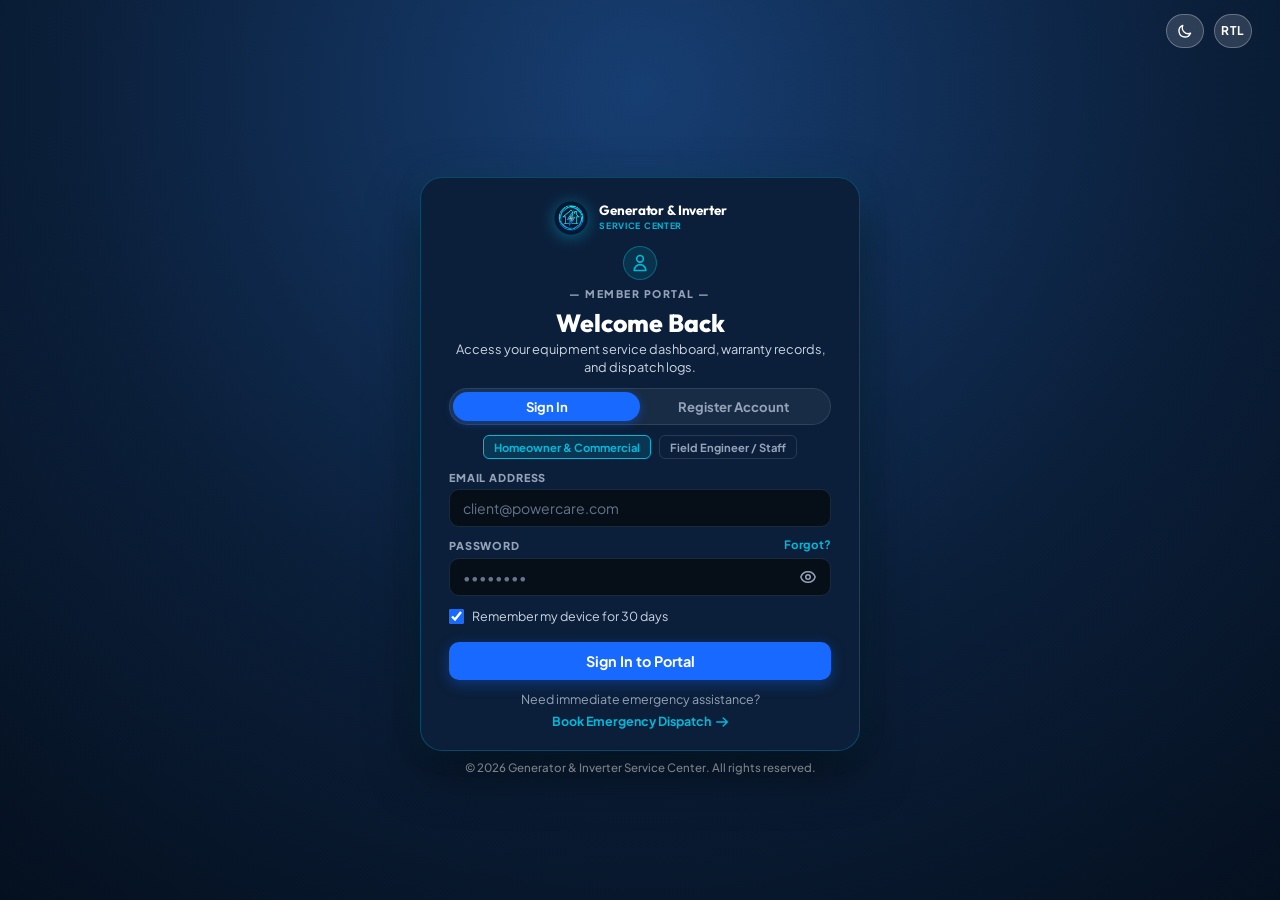
<file: login.html>
﻿<!DOCTYPE html>
<html lang="en" dir="ltr">

<head>
  <meta charset="UTF-8">
  <meta name="viewport" content="width=device-width, initial-scale=1.0">
  <title>Client & Technician Portal | Home Generator & Inverter Service Center</title>
  <meta name="description"
    content="Access your equipment service dashboard, AMC contracts, warranty documents, and 24/7 priority emergency dispatch.">
  <link rel="icon" type="image/png" href="assets/images/logo/logo.png">

  <!-- Core Google Fonts -->
  <link rel="preconnect" href="https://fonts.googleapis.com">
  <link rel="preconnect" href="https://fonts.gstatic.com" crossorigin>
  <link
    href="https://fonts.googleapis.com/css2?family=Outfit:wght@400;500;600;700;800&family=Plus+Jakarta+Sans:wght@400;500;600;700;800&display=swap"
    rel="stylesheet">

  <!-- Shared & Portal Styles -->
  <link rel="stylesheet" href="assets/css/style.css?v=5.2">
  <link rel="stylesheet" href="assets/css/login.css?v=5.2">
</head>

<body class="portal-page">

  <!-- Minimalist Top Navigation -->
  <header class="portal-topbar">
    <div class="portal-topbar-controls">
      <!-- Dark Mode Switcher -->
      <button class="header-icon-btn theme-toggle-btn" type="button" aria-label="Toggle dark mode"
        id="portal-theme-btn">
        <svg class="theme-icon-moon" style="width:18px;height:18px;" fill="none" stroke="currentColor"
          viewBox="0 0 24 24">
          <path stroke-linecap="round" stroke-linejoin="round" stroke-width="2"
            d="M20.354 15.354A9 9 0 018.646 3.646 9.003 9.003 0 0012 21a9.003 9.003 0 008.354-5.646z" />
        </svg>
        <svg class="theme-icon-sun" style="width:18px;height:18px;display:none;" fill="none" stroke="currentColor"
          viewBox="0 0 24 24">
          <path stroke-linecap="round" stroke-linejoin="round" stroke-width="2"
            d="M12 3v1m0 16v1m9-9h-1M4 12H3m15.364 6.364l-.707-.707M6.343 6.343l-.707-.707m12.728 0l-.707.707M6.343 17.657l-.707.707M16 12a4 4 0 11-8 0 4 4 0 018 0z" />
        </svg>
      </button>

      <!-- RTL Switcher -->
      <button class="header-icon-btn rtl-toggle-btn" type="button" aria-label="Toggle RTL or LTR layout"
        id="portal-rtl-btn">
        <span class="rtl-btn-text" style="font-size:0.75rem;font-weight:700;">RTL</span>
      </button>
    </div>
  </header>

  <!-- Centered Portal Container -->
  <main class="portal-wrapper">
    <div class="portal-card">

      <!-- Brand Header (Navigates to Home) -->
      <a href="index.html" class="portal-brand" title="Return to Home">
        <img src="assets/images/logo/logo-icon.png" alt="Service Center Logo" class="portal-logo-icon">
        <div class="portal-brand-text">
          <span class="portal-brand-name">Generator &amp; Inverter</span>
          <span class="portal-brand-sub">SERVICE CENTER</span>
        </div>
      </a>

      <!-- Avatar User Icon -->
      <div class="portal-avatar-wrap">
        <div class="portal-avatar-circle">
          <svg style="width:20px;height:20px;" fill="none" stroke="currentColor" viewBox="0 0 24 24">
            <path stroke-linecap="round" stroke-linejoin="round" stroke-width="2"
              d="M16 7a4 4 0 11-8 0 4 4 0 018 0zM12 14a7 7 0 00-7 7h14a7 7 0 00-7-7z" />
          </svg>
        </div>
      </div>

      <!-- Eyebrow Sub-badge -->
      <div class="portal-eyebrow">
        <span>&mdash; MEMBER PORTAL &mdash;</span>
      </div>

      <!-- Title & Subtitle -->
      <h1 class="portal-heading" id="portal-title">Welcome Back</h1>
      <p class="portal-sub" id="portal-sub">Access your equipment service dashboard, warranty records, and dispatch
        logs.</p>

      <!-- Mode Switcher (Sign In vs Register Account) -->
      <div class="portal-segmented-pill" role="tablist" aria-label="Authentication Type">
        <button type="button" class="portal-pill-btn active" id="pill-login" data-tab="login" role="tab"
          aria-selected="true">
          Sign In
        </button>
        <button type="button" class="portal-pill-btn" id="pill-register" data-tab="register" role="tab"
          aria-selected="false">
          Register Account
        </button>
      </div>

      <!-- Role Selector (Homeowner vs Field Staff) -->
      <div class="portal-role-bar" id="portal-role-bar">
        <button type="button" class="portal-role-tag active" data-role="homeowner">
          Homeowner &amp; Commercial
        </button>
        <button type="button" class="portal-role-tag" data-role="staff">
          Field Engineer / Staff
        </button>
      </div>

      <!-- The Form -->
      <form class="portal-form" id="portal-form" onsubmit="handlePortalSubmit(event)">

        <!-- Full Name (Register Only) -->
        <div class="portal-field register-only-field">
          <div class="portal-field-header">
            <label class="portal-label" for="portal-name">Full Name</label>
          </div>
          <input type="text" id="portal-name" class="portal-input" placeholder="e.g. Robert Vance">
        </div>

        <!-- Phone Number (Register Only) -->
        <div class="portal-field register-only-field">
          <div class="portal-field-header">
            <label class="portal-label" for="portal-phone">Mobile Phone Number</label>
          </div>
          <input type="tel" id="portal-phone" class="portal-input" placeholder="+1 (555) 019-2834">
        </div>

        <!-- Equipment Category (Register Only) -->
        <div class="portal-field register-only-field">
          <div class="portal-field-header">
            <label class="portal-label" for="portal-equip">Primary Backup Equipment</label>
          </div>
          <select id="portal-equip" class="portal-input" style="cursor:pointer;">
            <option value="diesel-gen">Standby Diesel Generator</option>
            <option value="pure-sine">Pure Sine Wave Inverter &amp; Battery Bank</option>
            <option value="solar-hybrid">Solar Hybrid Microgrid</option>
            <option value="commercial-ats">Industrial Automatic Transfer Switch (ATS)</option>
          </select>
        </div>

        <!-- Email Address (Common) -->
        <div class="portal-field">
          <div class="portal-field-header">
            <label class="portal-label" for="portal-email">Email Address</label>
          </div>
          <input type="email" id="portal-email" class="portal-input" placeholder="client@powercare.com" required>
        </div>

        <!-- Password (Common) -->
        <div class="portal-field">
          <div class="portal-field-header">
            <label class="portal-label" for="portal-password">Password</label>
            <a href="#" class="portal-forgot login-only-field"
              onclick="alert('Password reset instructions sent to your registered email address.'); return false;">Forgot?</a>
          </div>
          <div class="portal-pass-wrap">
            <input type="password" id="portal-password" class="portal-input"
              placeholder="&bull;&bull;&bull;&bull;&bull;&bull;&bull;&bull;" required>
            <button type="button" class="portal-eye-btn" id="toggle-password-btn"
              aria-label="Toggle password visibility">
              <!-- Eye Icon (Open) -->
              <svg class="eye-icon-open" style="width:18px;height:18px;" fill="none" stroke="currentColor"
                viewBox="0 0 24 24">
                <path stroke-linecap="round" stroke-linejoin="round" stroke-width="2"
                  d="M15 12a3 3 0 11-6 0 3 3 0 016 0z" />
                <path stroke-linecap="round" stroke-linejoin="round" stroke-width="2"
                  d="M2.458 12C3.732 7.943 7.523 5 12 5c4.478 0 8.268 2.943 9.542 7-1.274 4.057-5.064 7-9.542 7-4.477 0-8.268-2.943-9.542-7z" />
              </svg>
              <!-- Eye Icon (Closed) -->
              <svg class="eye-icon-closed" style="width:18px;height:18px;display:none;" fill="none"
                stroke="currentColor" viewBox="0 0 24 24">
                <path stroke-linecap="round" stroke-linejoin="round" stroke-width="2"
                  d="M13.875 18.825A10.05 10.05 0 0112 19c-4.478 0-8.268-2.943-9.543-7a9.97 9.97 0 011.563-3.029m5.858.908a3 3 0 114.243 4.243M9.878 9.878l4.242 4.242M9.88 9.88l-3.29-3.29m7.532 7.532l3.29 3.29M3 3l18 18" />
              </svg>
            </button>
          </div>
        </div>

        <!-- Confirm Password (Register Only) -->
        <div class="portal-field register-only-field">
          <div class="portal-field-header">
            <label class="portal-label" for="portal-confirm-password">Confirm Password</label>
          </div>
          <input type="password" id="portal-confirm-password" class="portal-input"
            placeholder="&bull;&bull;&bull;&bull;&bull;&bull;&bull;&bull;">
        </div>

        <!-- Remember Me Checkbox -->
        <div class="portal-remember-row login-only-field">
          <input type="checkbox" id="portal-remember" class="portal-checkbox" checked>
          <label for="portal-remember" class="portal-checkbox-label">Remember my device for 30 days</label>
        </div>

        <!-- Terms agreement (Register Only) -->
        <div class="portal-remember-row register-only-field">
          <input type="checkbox" id="portal-terms" class="portal-checkbox" checked required>
          <label for="portal-terms" class="portal-checkbox-label">I agree to the Service Terms &amp; AMC Privacy
            Protocol</label>
        </div>

        <!-- Submit Button -->
        <button type="submit" class="portal-submit-btn" id="portal-submit-btn">
          Sign In to Portal
        </button>

      </form>

      <!-- Bottom Assistance Link -->
      <div class="portal-bottom-helper">
        <p id="portal-helper-text">Need immediate emergency assistance?</p>
        <a href="contact.html" class="portal-consult-link" id="portal-helper-link">
          <span>Book Emergency Dispatch</span>
          <svg style="width:14px;height:14px;" fill="none" stroke="currentColor" viewBox="0 0 24 24">
            <path stroke-linecap="round" stroke-linejoin="round" stroke-width="2.5" d="M14 5l7 7m0 0l-7 7m7-7H3" />
          </svg>
        </a>
      </div>

    </div>

    <!-- Copyright -->
    <p class="portal-footer">&copy; 2026 Generator &amp; Inverter Service Center. All rights reserved.</p>
  </main>

  <!-- Interactive Logic Script -->
  <script>
    // ----------------------------------------------------
    // Dark Mode Sync with Site
    // ----------------------------------------------------
    const themeBtn = document.getElementById('portal-theme-btn');
    const sunIcon = themeBtn.querySelector('.theme-icon-sun');
    const moonIcon = themeBtn.querySelector('.theme-icon-moon');

    function applyTheme(isDark) {
      if (isDark) {
        document.documentElement.classList.add('dark');
        sunIcon.style.display = 'inline-block';
        moonIcon.style.display = 'none';
      } else {
        document.documentElement.classList.remove('dark');
        sunIcon.style.display = 'none';
        moonIcon.style.display = 'inline-block';
      }
    }

    const savedTheme = localStorage.getItem('site_theme');
    applyTheme(savedTheme === 'dark');

    themeBtn.addEventListener('click', () => {
      const isDark = document.documentElement.classList.contains('dark');
      applyTheme(!isDark);
      localStorage.setItem('site_theme', !isDark ? 'dark' : 'light');
    });

    // ----------------------------------------------------
    // RTL / LTR Sync with Site
    // ----------------------------------------------------
    const rtlBtn = document.getElementById('portal-rtl-btn');
    const rtlText = rtlBtn.querySelector('.rtl-btn-text');

    function applyDirection(dir) {
      document.documentElement.setAttribute('dir', dir);
      rtlText.textContent = dir === 'rtl' ? 'LTR' : 'RTL';
      localStorage.setItem('site_dir', dir);
    }

    const savedDir = localStorage.getItem('site_dir') || 'ltr';
    applyDirection(savedDir);

    rtlBtn.addEventListener('click', () => {
      const current = document.documentElement.getAttribute('dir');
      applyDirection(current === 'rtl' ? 'ltr' : 'rtl');
    });

    // ----------------------------------------------------
    // Tab Switching (Sign In vs Register)
    // ----------------------------------------------------
    const pillLogin = document.getElementById('pill-login');
    const pillRegister = document.getElementById('pill-register');
    const portalTitle = document.getElementById('portal-title');
    const portalSub = document.getElementById('portal-sub');
    const submitBtn = document.getElementById('portal-submit-btn');
    const helperText = document.getElementById('portal-helper-text');
    const helperLink = document.getElementById('portal-helper-link');

    function setAuthMode(mode) {
      if (mode === 'register') {
        document.body.classList.add('register-mode');
        pillLogin.classList.remove('active');
        pillLogin.setAttribute('aria-selected', 'false');
        pillRegister.classList.add('active');
        pillRegister.setAttribute('aria-selected', 'true');

        portalTitle.textContent = 'Create an Account';
        portalSub.textContent = 'Register your equipment for 24/7 priority emergency dispatch and AMC coverage.';
        submitBtn.textContent = 'Register Client Account';
        helperText.textContent = 'Already have an existing service account?';
        helperLink.innerHTML = '<span>Sign In to Your Dashboard</span> &rarr;';
        helperLink.onclick = (e) => { e.preventDefault(); setAuthMode('login'); };
      } else {
        document.body.classList.remove('register-mode');
        pillRegister.classList.remove('active');
        pillRegister.setAttribute('aria-selected', 'false');
        pillLogin.classList.add('active');
        pillLogin.setAttribute('aria-selected', 'true');

        portalTitle.textContent = 'Welcome Back';
        portalSub.textContent = 'Access your equipment service dashboard, warranty records, and dispatch logs.';
        submitBtn.textContent = 'Sign In to Portal';
        helperText.textContent = 'Need immediate emergency assistance?';
        helperLink.innerHTML = '<span>Book Emergency Dispatch</span> &rarr;';
        helperLink.onclick = null;
        helperLink.href = 'contact.html';
      }
    }

    pillLogin.addEventListener('click', () => setAuthMode('login'));
    pillRegister.addEventListener('click', () => setAuthMode('register'));

    // Check URL parameters (e.g. login.html?mode=register)
    const urlParams = new URLSearchParams(window.location.search);
    if (urlParams.get('mode') === 'register') {
      setAuthMode('register');
    }

    // ----------------------------------------------------
    // Role Switching (Homeowner vs Staff)
    // ----------------------------------------------------
    const roleTags = document.querySelectorAll('.portal-role-tag');
    roleTags.forEach(tag => {
      tag.addEventListener('click', () => {
        roleTags.forEach(t => t.classList.remove('active'));
        tag.classList.add('active');
      });
    });

    // ----------------------------------------------------
    // Password Visibility Toggle
    // ----------------------------------------------------
    const passInput = document.getElementById('portal-password');
    const eyeBtn = document.getElementById('toggle-password-btn');
    const eyeOpen = eyeBtn.querySelector('.eye-icon-open');
    const eyeClosed = eyeBtn.querySelector('.eye-icon-closed');

    eyeBtn.addEventListener('click', () => {
      const isPass = passInput.type === 'password';
      passInput.type = isPass ? 'text' : 'password';
      eyeOpen.style.display = isPass ? 'none' : 'inline-block';
      eyeClosed.style.display = isPass ? 'inline-block' : 'none';
    });

    // ----------------------------------------------------
    // Form Submit Handler
    // ----------------------------------------------------
    function handlePortalSubmit(e) {
      e.preventDefault();
      const isRegister = document.body.classList.contains('register-mode');
      const email = document.getElementById('portal-email').value;

      if (isRegister) {
        const name = document.getElementById('portal-name').value || 'Customer';
        alert(`Thank you, ${name}! Your account for ${email} has been provisioned. Redirecting to your service dashboard...`);
      } else {
        alert(`Welcome back! Successfully authenticated for ${email}. Accessing service dashboard...`);
      }

      setTimeout(() => {
        window.location.href = 'index.html';
      }, 500);
    }
  </script>

</body>

</html>
</file>
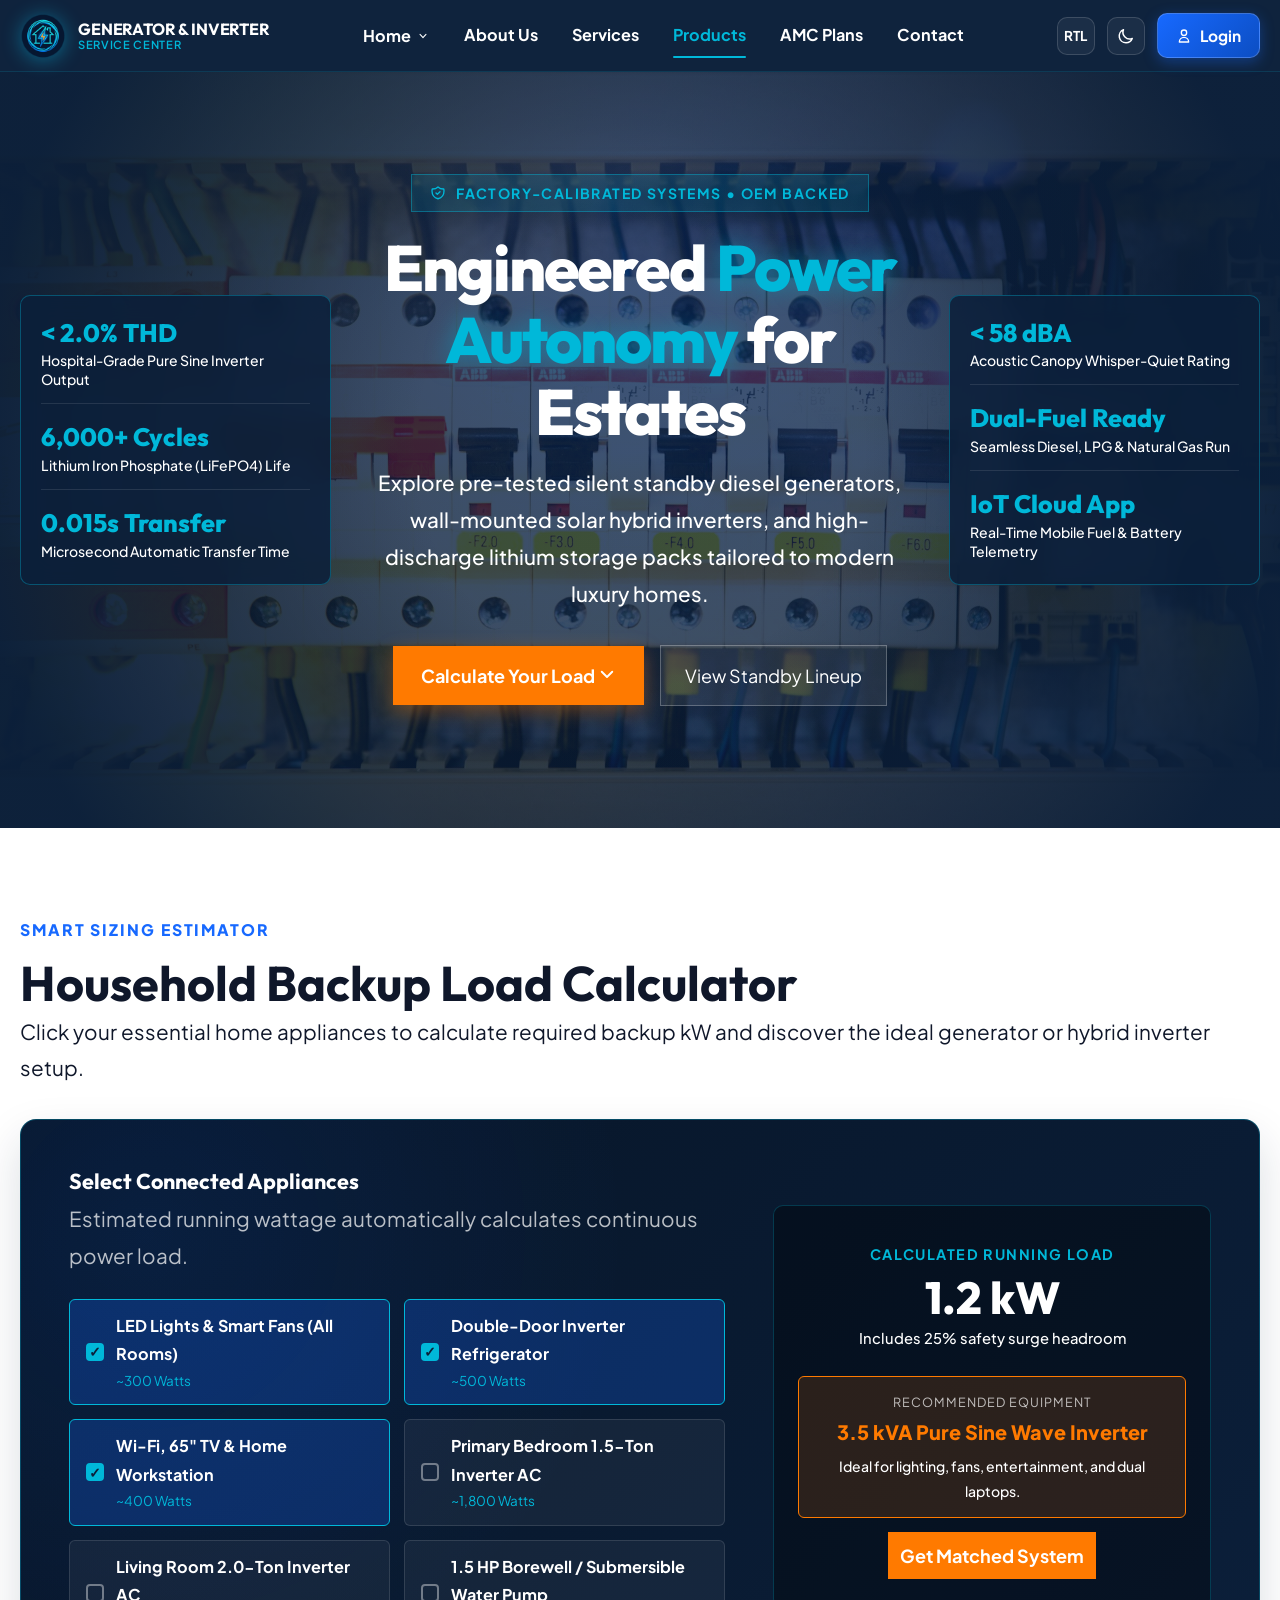
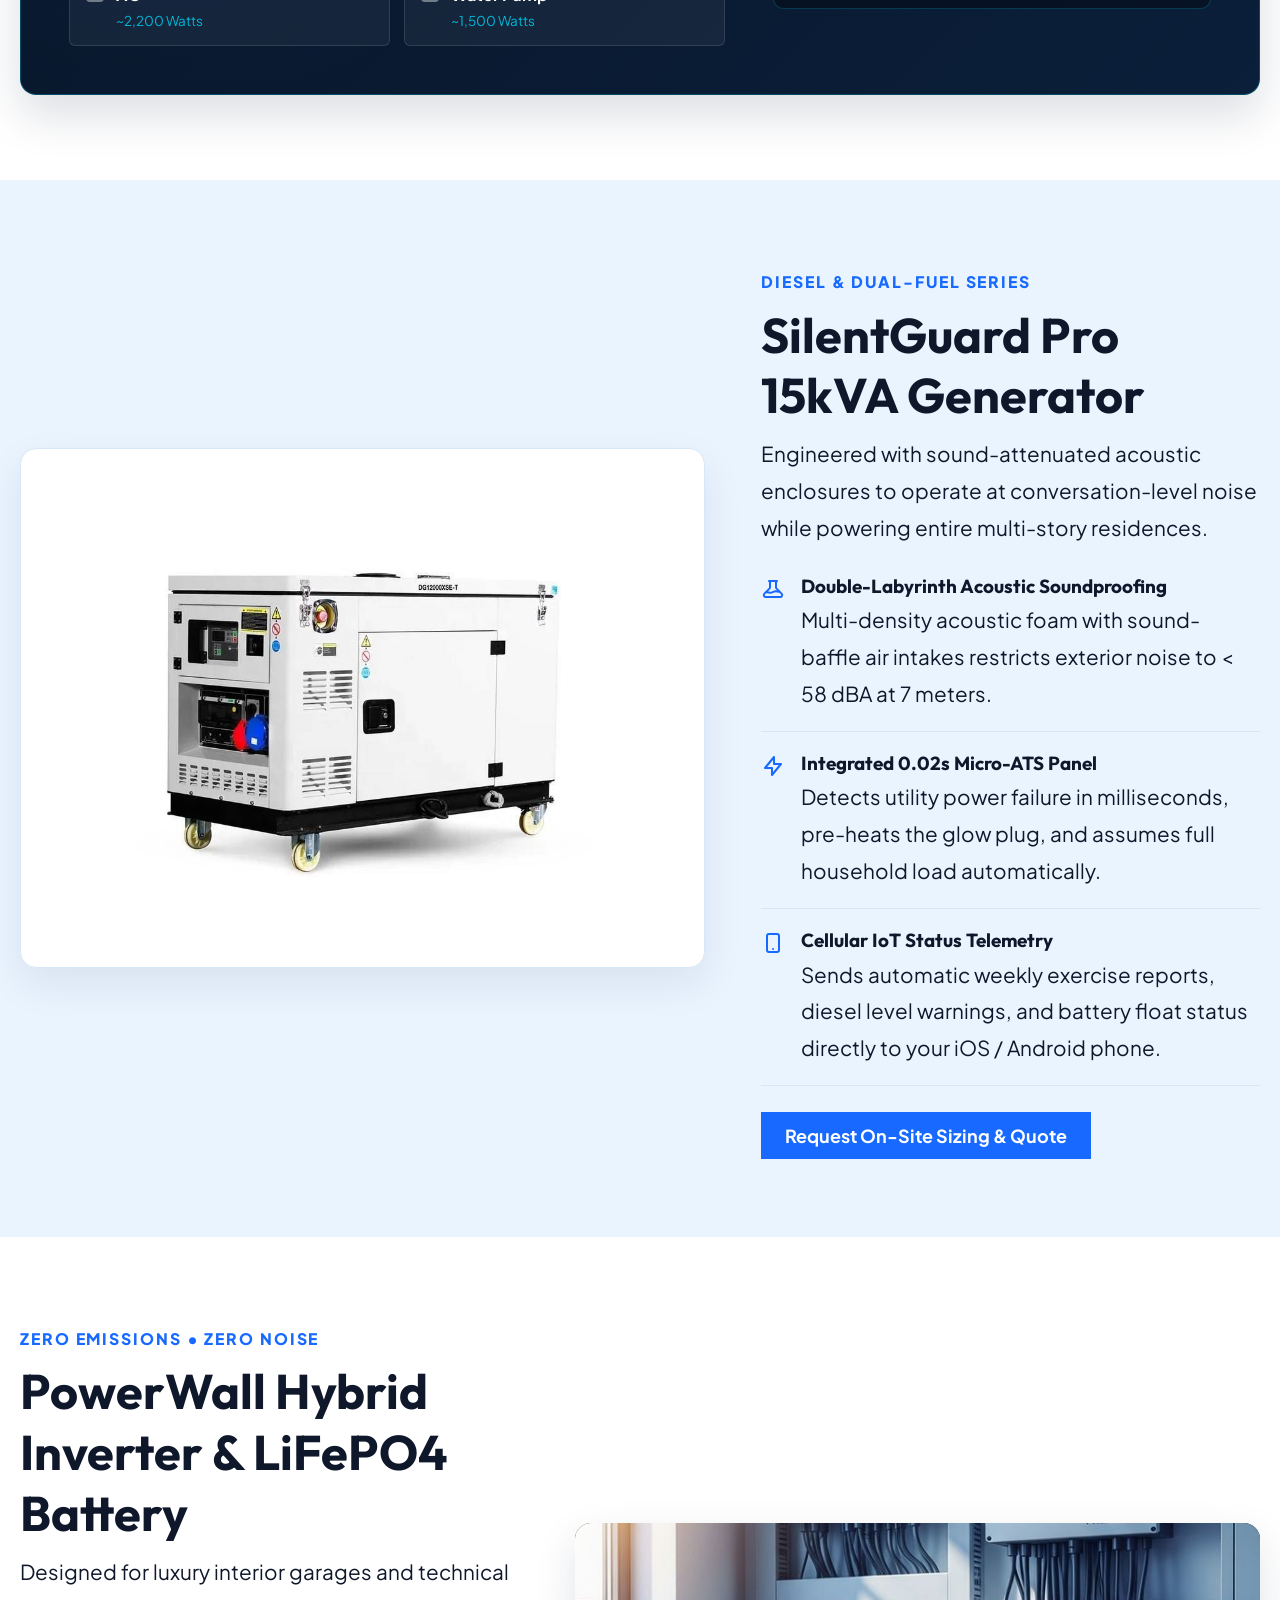
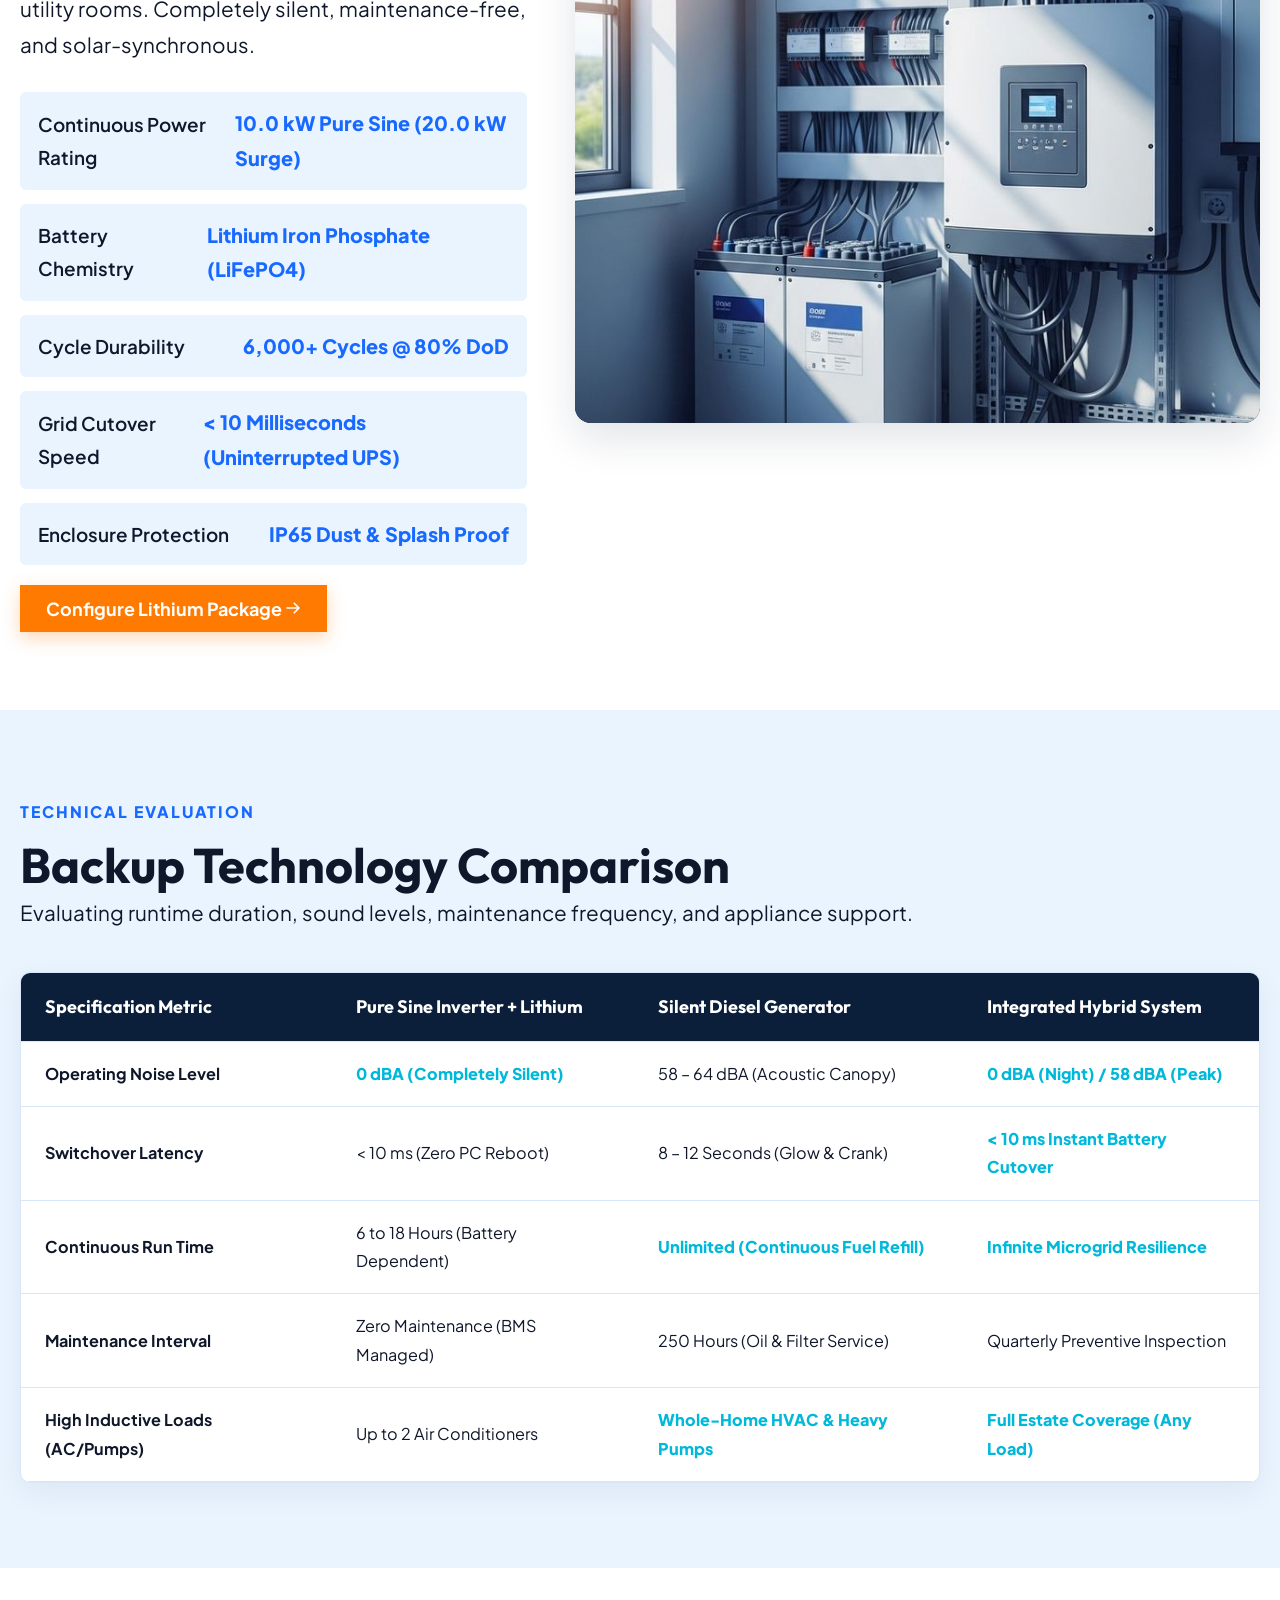
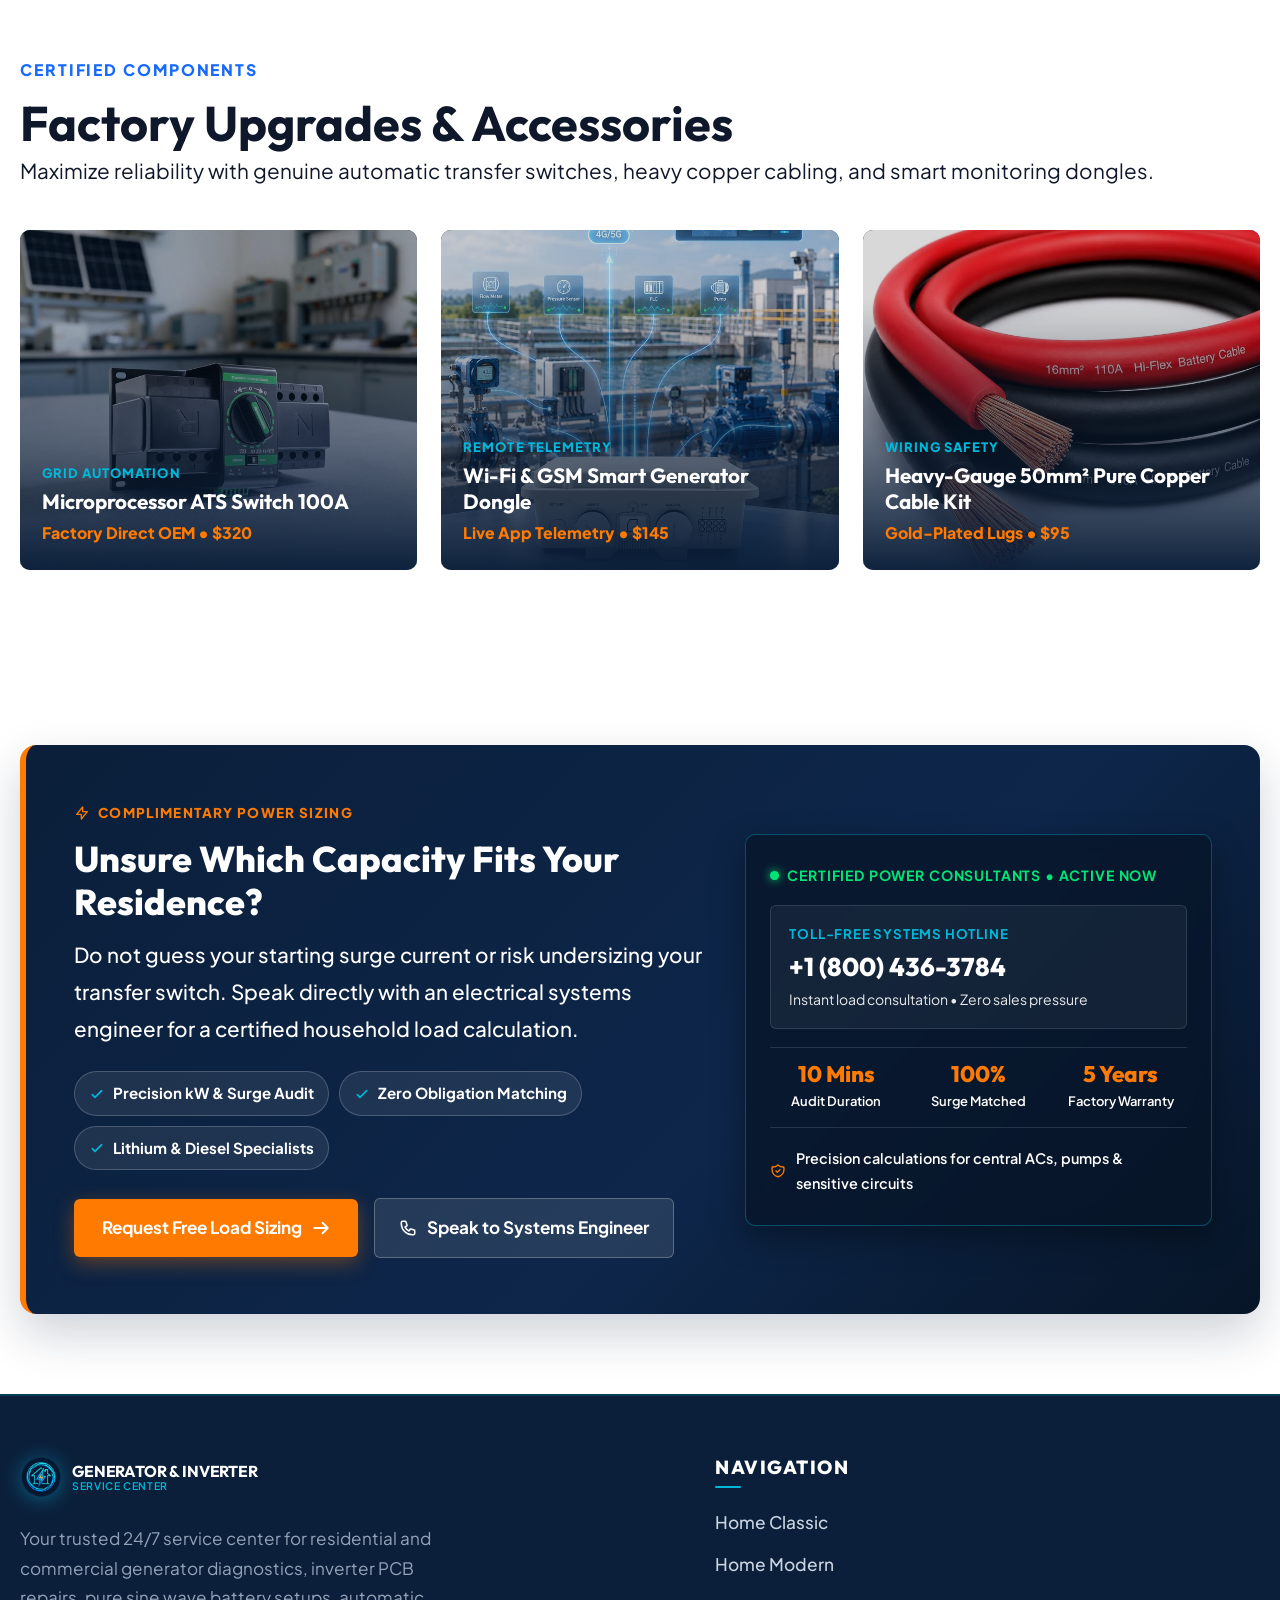
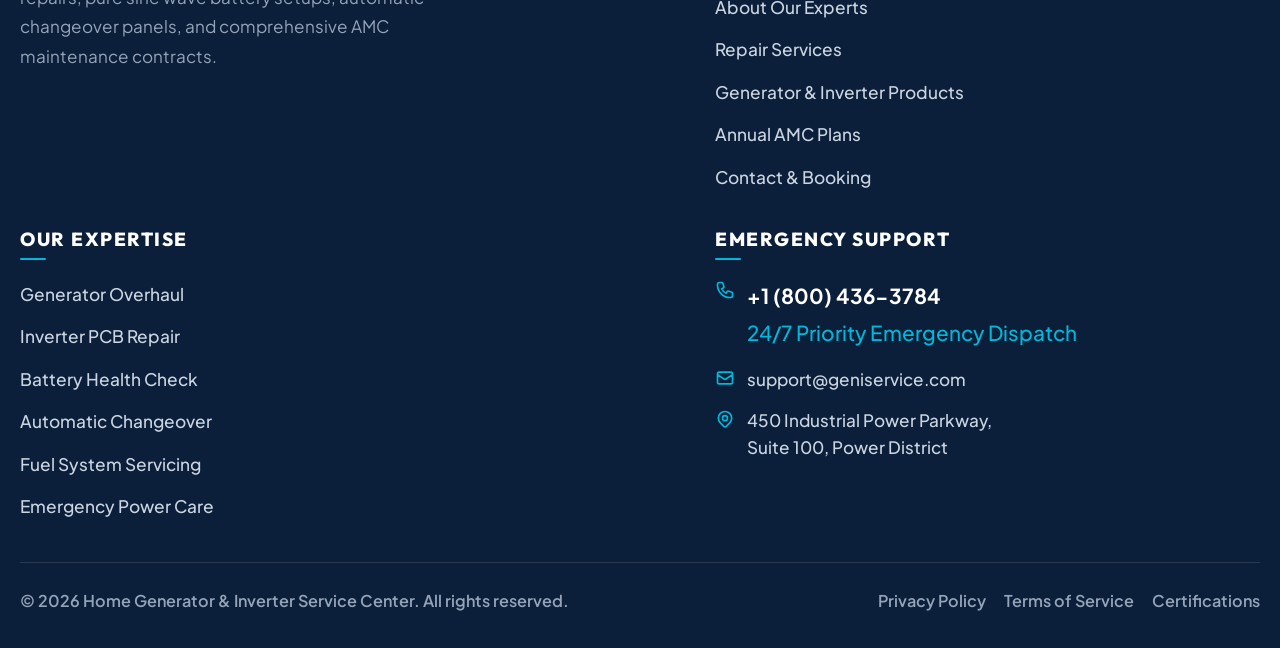
<file: products.html>
<!DOCTYPE html>
<html lang="en" dir="ltr">

<head>
  <meta charset="UTF-8">
  <meta name="viewport" content="width=device-width, initial-scale=1.0">
  <title>Backup Generators & Hybrid Inverters | Home Generator & Inverter Service Center</title>
  <meta name="description"
    content="Explore factory-certified silent standby generators, pure sine wave hybrid inverters, and lithium energy storage systems backed by warranty.">
  <link rel="icon" type="image/png" href="assets/images/logo/logo-icon.png">

  <!-- Core & Shared Styles -->
  <link rel="stylesheet" href="assets/css/style.css?v=5.2">
  <link rel="stylesheet" href="assets/css/products.css?v=5.2">
  <link rel="stylesheet" href="assets/css/responsive.css?v=5.2">
</head>

<body>

  <!-- ================================================================
     BRANDED PRELOADER
     ================================================================ -->
  <div class="preloader" id="preloader" aria-hidden="true">
    <div class="preloader-spinner" role="status" aria-label="Loading"></div>
  </div>

  <!-- ================================================================
     FIXED COMPACT HEADER — Single line desktop, 6 Nav Items + Login
     ================================================================ -->
  <header class="site-header" id="site-header">
    <div class="container-custom header-inner">

      <!-- Brand Identity -->
      <a href="index.html" class="brand-link" aria-label="Generator & Inverter Service Center – Home">
        <img src="assets/images/logo/logo-icon.png" alt="Service Center Logo" class="brand-logo-img">
        <div class="brand-info">
          <span class="brand-title">Generator & Inverter</span>
          <span class="brand-subtitle">Service Center</span>
        </div>
      </a>

      <!-- Desktop Navigation — Exactly 6 items -->
      <nav aria-label="Main Navigation">
        <ul class="desktop-nav">
          <li class="nav-item-dropdown" id="home-dropdown">
            <button class="dropdown-trigger" type="button" aria-expanded="false" aria-haspopup="true"
              id="home-menu-btn">
              <span>Home</span>
              <svg class="dropdown-chevron" viewBox="0 0 20 20" fill="currentColor" aria-hidden="true">
                <path fill-rule="evenodd"
                  d="M5.23 7.21a.75.75 0 011.06.02L10 11.168l3.71-3.938a.75.75 0 111.08 1.04l-4.25 4.5a.75.75 0 01-1.08 0l-4.25-4.5a.75.75 0 01.02-1.06z"
                  clip-rule="evenodd" />
              </svg>
            </button>
            <ul class="dropdown-menu" aria-labelledby="home-menu-btn">
              <li class="dropdown-item"><a href="index.html">Home 1 — Classic</a></li>
              <li class="dropdown-item"><a href="home-2.html">Home 2 — Modern</a></li>
            </ul>
          </li>
          <li><a href="about.html" class="nav-link">About Us</a></li>
          <li><a href="services.html" class="nav-link">Services</a></li>
          <li><a href="products.html" class="nav-link active">Products</a></li>
          <li><a href="amc-plans.html" class="nav-link">AMC Plans</a></li>
          <li><a href="contact.html" class="nav-link">Contact</a></li>
        </ul>
      </nav>

      <!-- Header Right Actions -->
      <div class="header-actions">
        <button class="header-icon-btn rtl-toggle-btn" type="button" aria-label="Toggle RTL or LTR layout direction">
          <span class="rtl-btn-text" style="font-size:0.75rem;font-weight:700;">RTL</span>
        </button>
        <button class="header-icon-btn theme-toggle-btn" type="button" aria-label="Toggle dark mode">
          <svg class="theme-icon-moon" style="width:18px;height:18px;" fill="none" stroke="currentColor"
            viewBox="0 0 24 24">
            <path stroke-linecap="round" stroke-linejoin="round" stroke-width="2"
              d="M20.354 15.354A9 9 0 018.646 3.646 9.003 9.003 0 0012 21a9.003 9.003 0 008.354-5.646z" />
          </svg>
          <svg class="theme-icon-sun" style="width:18px;height:18px;display:none;" fill="none" stroke="currentColor"
            viewBox="0 0 24 24">
            <path stroke-linecap="round" stroke-linejoin="round" stroke-width="2"
              d="M12 3v1m0 16v1m9-9h-1M4 12H3m15.364 6.364l-.707-.707M6.343 6.343l-.707-.707m12.728 0l-.707.707M6.343 17.657l-.707.707M16 12a4 4 0 11-8 0 4 4 0 018 0z" />
          </svg>
        </button>
        <a href="login.html" class="btn-login" id="header-login-btn" aria-label="Open customer login portal">
          <svg style="width:16px;height:16px;" fill="none" stroke="currentColor" viewBox="0 0 24 24">
            <path stroke-linecap="round" stroke-linejoin="round" stroke-width="2"
              d="M16 7a4 4 0 11-8 0 4 4 0 018 0zM12 14a7 7 0 00-7 7h14a7 7 0 00-7-7z" />
          </svg>
          <span>Login</span>
        </a>
        <button class="mobile-toggle-btn" id="mobile-toggle-btn" type="button" aria-label="Open mobile navigation menu">
          <svg style="width:24px;height:24px;" fill="none" stroke="currentColor" viewBox="0 0 24 24">
            <path stroke-linecap="round" stroke-linejoin="round" stroke-width="2" d="M4 6h16M4 12h16M4 18h16" />
          </svg>
        </button>
      </div>
    </div>
  </header>

  <!-- MOBILE BACKDROP -->
  <div class="mobile-backdrop" id="mobile-backdrop"></div>

  <!-- MOBILE DRAWER -->
  <aside class="mobile-drawer" id="mobile-drawer" aria-label="Mobile Navigation Drawer">
    <div class="mobile-drawer-header">
      <div class="mobile-drawer-brand">
        <img src="assets/images/logo/logo-icon.png" alt="Service Center Logo" class="mobile-drawer-logo">
        <div class="brand-info">
          <span class="brand-title">Generator & Inverter</span>
          <span class="brand-subtitle">Service Center</span>
        </div>
      </div>
      <button class="mobile-close-btn" id="mobile-close-btn" type="button" aria-label="Close mobile navigation">
        <svg style="width:20px;height:20px;" fill="none" stroke="currentColor" viewBox="0 0 24 24">
          <path stroke-linecap="round" stroke-linejoin="round" stroke-width="2" d="M6 18L18 6M6 6l12 12" />
        </svg>
      </button>
    </div>
    <div class="mobile-controls">
      <button class="mobile-control-btn theme-toggle-btn" type="button" aria-label="Toggle dark mode">
        <svg class="theme-icon-moon" style="width:16px;height:16px;" fill="none" stroke="currentColor"
          viewBox="0 0 24 24">
          <path stroke-linecap="round" stroke-linejoin="round" stroke-width="2"
            d="M20.354 15.354A9 9 0 018.646 3.646 9.003 9.003 0 0012 21a9.003 9.003 0 008.354-5.646z" />
        </svg>
        <svg class="theme-icon-sun" style="width:16px;height:16px;display:none;" fill="none" stroke="currentColor"
          viewBox="0 0 24 24">
          <path stroke-linecap="round" stroke-linejoin="round" stroke-width="2"
            d="M12 3v1m0 16v1m9-9h-1M4 12H3m15.364 6.364l-.707-.707M6.343 6.343l-.707-.707m12.728 0l-.707.707M6.343 17.657l-.707.707M16 12a4 4 0 11-8 0 4 4 0 018 0z" />
        </svg>
        <span>Theme</span>
      </button>
      <button class="mobile-control-btn rtl-toggle-btn" type="button" aria-label="Toggle RTL layout">
        <span class="rtl-btn-text">RTL</span>
      </button>
    </div>
    <ul class="mobile-nav-list">
      <li class="mobile-accordion-wrapper">
        <button class="mobile-accordion-btn" type="button">
          <span>Home</span>
          <svg class="mobile-chevron" style="width:16px;height:16px;transition:transform 0.2s;" viewBox="0 0 20 20"
            fill="currentColor">
            <path fill-rule="evenodd"
              d="M5.23 7.21a.75.75 0 011.06.02L10 11.168l3.71-3.938a.75.75 0 111.08 1.04l-4.25 4.5a.75.75 0 01-1.08 0l-4.25-4.5a.75.75 0 01.02-1.06z"
              clip-rule="evenodd" />
          </svg>
        </button>
        <ul class="mobile-accordion-content">
          <li><a href="index.html" class="mobile-sub-link">Home 1 — Classic</a></li>
          <li><a href="home-2.html" class="mobile-sub-link">Home 2 — Modern</a></li>
        </ul>
      </li>
      <li><a href="about.html" class="mobile-nav-link">About Us</a></li>
      <li><a href="services.html" class="mobile-nav-link">Services</a></li>
      <li><a href="products.html" class="mobile-nav-link active">Products</a></li>
      <li><a href="amc-plans.html" class="mobile-nav-link">AMC Plans</a></li>
      <li><a href="contact.html" class="mobile-nav-link">Contact</a></li>
    </ul>
    <div style="padding:20px;">
      <a href="login.html" class="btn-login btn-mobile-login" style="width:100%;justify-content:center;">
        <svg style="width:16px;height:16px;" fill="none" stroke="currentColor" viewBox="0 0 24 24">
          <path stroke-linecap="round" stroke-linejoin="round" stroke-width="2"
            d="M16 7a4 4 0 11-8 0 4 4 0 018 0zM12 14a7 7 0 00-7 7h14a7 7 0 00-7-7z" />
        </svg>
        <span>Customer Login</span>
      </a>
    </div>
  </aside>

  <!-- ================================================================
     MAIN CONTENT — EXACTLY 7 UNIQUE EDITORIAL SECTIONS (PRODUCTS)
     ================================================================ -->
  <main id="main-content">

    <!-- --------------------------------------------------------------
       SECTION 1: HERO — ULTRA-WIDE SHOWCASE WITH DUAL SPEC HUD PILLARS
       High attraction, flanking spec pillars, gradient typography
       -------------------------------------------------------------- -->
    <section class="pr-hero-section" id="products-hero" aria-label="Certified Power Equipment Showcase">
      <img src="assets/images/products/products-hero-showcase.jpg" alt="Commercial and Residential Standby Power Lineup"
        class="pr-hero-bg" loading="eager">
      <div class="pr-hero-gradient"></div>

      <div class="container-custom">
        <div class="pr-hero-inner">

          <!-- Left Spec Pillar -->
          <div class="pr-spec-pillar">
            <div class="pr-pillar-item">
              <div class="pr-pillar-val">&lt; 2.0% THD</div>
              <div class="pr-pillar-lbl">Hospital-Grade Pure Sine Inverter Output</div>
            </div>
            <div class="pr-pillar-item">
              <div class="pr-pillar-val">6,000+ Cycles</div>
              <div class="pr-pillar-lbl">Lithium Iron Phosphate (LiFePO4) Life</div>
            </div>
            <div class="pr-pillar-item">
              <div class="pr-pillar-val">0.015s Transfer</div>
              <div class="pr-pillar-lbl">Microsecond Automatic Transfer Time</div>
            </div>
          </div>

          <!-- Center Content -->
          <div class="pr-hero-center">
            <div class="pr-hero-badge">
              <svg style="width:16px;height:16px;" fill="none" stroke="currentColor" viewBox="0 0 24 24">
                <path stroke-linecap="round" stroke-linejoin="round" stroke-width="2"
                  d="M9 12l2 2 4-4m5.618-4.016A11.955 11.955 0 0112 2.944a11.955 11.955 0 01-8.618 3.04A12.02 12.02 0 003 9c0 5.591 3.824 10.29 9 11.622 5.176-1.332 9-6.03 9-11.622 0-1.042-.133-2.052-.382-3.016z" />
              </svg>
              <span>Factory-Calibrated Systems &bull; OEM Backed</span>
            </div>

            <h1 class="pr-hero-title">
              Engineered <span class="glow-cyan">Power Autonomy</span> for Estates
            </h1>

            <p class="pr-hero-sub">
              Explore pre-tested silent standby diesel generators, wall-mounted solar hybrid inverters, and
              high-discharge lithium storage packs tailored to modern luxury homes.
            </p>

            <div class="pr-hero-actions">
              <a href="#power-calculator" class="btn"
                style="background:var(--color-orange);color:#fff;font-weight:700;padding:14px 28px;box-shadow:0 6px 20px rgba(255,122,0,0.35);">
                <span>Calculate Your Load</span>
                <svg style="width:18px;height:18px;" fill="none" stroke="currentColor" viewBox="0 0 24 24">
                  <path stroke-linecap="round" stroke-linejoin="round" stroke-width="2.5" d="M19 9l-7 7-7-7" />
                </svg>
              </a>
              <a href="#silentguard-genset" class="btn"
                style="background:rgba(255,255,255,0.08);border:1px solid rgba(255,255,255,0.25);color:#fff;padding:14px 24px;">
                <span>View Standby Lineup</span>
              </a>
            </div>
          </div>

          <!-- Right Spec Pillar -->
          <div class="pr-spec-pillar">
            <div class="pr-pillar-item">
              <div class="pr-pillar-val">&lt; 58 dBA</div>
              <div class="pr-pillar-lbl">Acoustic Canopy Whisper-Quiet Rating</div>
            </div>
            <div class="pr-pillar-item">
              <div class="pr-pillar-val">Dual-Fuel Ready</div>
              <div class="pr-pillar-lbl">Seamless Diesel, LPG &amp; Natural Gas Run</div>
            </div>
            <div class="pr-pillar-item">
              <div class="pr-pillar-val">IoT Cloud App</div>
              <div class="pr-pillar-lbl">Real-Time Mobile Fuel &amp; Battery Telemetry</div>
            </div>
          </div>

        </div>
      </div>
    </section>

    <!-- --------------------------------------------------------------
       SECTION 2: INTERACTIVE HOUSEHOLD LOAD CALCULATOR & MATCHER
       No box cards! Real-time power computation and recommended tier.
       -------------------------------------------------------------- -->
    <section class="pr-calc-section" id="power-calculator" aria-label="Interactive Power Sizing Calculator">
      <div class="container-custom">
        <div class="section-title-wrap text-center" style="margin-bottom:32px;">
          <span class="badge-tag">Smart Sizing Estimator</span>
          <h2 class="section-title">Household Backup Load Calculator</h2>
          <p class="section-subtitle">Click your essential home appliances to calculate required backup kW and discover
            the ideal generator or hybrid inverter setup.</p>
        </div>

        <div class="pr-calc-box">

          <!-- Left Appliance Selector Checklist -->
          <div>
            <h3 style="font-size:1.2rem;font-weight:700;color:#fff;margin-bottom:6px;">Select Connected Appliances</h3>
            <p style="font-size:0.85rem;color:rgba(255,255,255,0.72);">Estimated running wattage automatically
              calculates continuous power load.</p>

            <div class="pr-appliance-list">
              <div class="pr-appliance-item selected" data-watts="300">
                <div class="pr-app-checkbox"></div>
                <div class="pr-app-info">
                  <span class="pr-app-name">LED Lights &amp; Smart Fans (All Rooms)</span>
                  <span class="pr-app-watts">~300 Watts</span>
                </div>
              </div>

              <div class="pr-appliance-item selected" data-watts="500">
                <div class="pr-app-checkbox"></div>
                <div class="pr-app-info">
                  <span class="pr-app-name">Double-Door Inverter Refrigerator</span>
                  <span class="pr-app-watts">~500 Watts</span>
                </div>
              </div>

              <div class="pr-appliance-item selected" data-watts="400">
                <div class="pr-app-checkbox"></div>
                <div class="pr-app-info">
                  <span class="pr-app-name">Wi-Fi, 65" TV &amp; Home Workstation</span>
                  <span class="pr-app-watts">~400 Watts</span>
                </div>
              </div>

              <div class="pr-appliance-item" data-watts="1800">
                <div class="pr-app-checkbox"></div>
                <div class="pr-app-info">
                  <span class="pr-app-name">Primary Bedroom 1.5-Ton Inverter AC</span>
                  <span class="pr-app-watts">~1,800 Watts</span>
                </div>
              </div>

              <div class="pr-appliance-item" data-watts="2200">
                <div class="pr-app-checkbox"></div>
                <div class="pr-app-info">
                  <span class="pr-app-name">Living Room 2.0-Ton Inverter AC</span>
                  <span class="pr-app-watts">~2,200 Watts</span>
                </div>
              </div>

              <div class="pr-appliance-item" data-watts="1500">
                <div class="pr-app-checkbox"></div>
                <div class="pr-app-info">
                  <span class="pr-app-name">1.5 HP Borewell / Submersible Water Pump</span>
                  <span class="pr-app-watts">~1,500 Watts</span>
                </div>
              </div>
            </div>
          </div>

          <!-- Right Real-Time Meter Gauge & Matcher -->
          <div class="pr-meter-column">
            <div class="pr-meter-title">Calculated Running Load</div>
            <div class="pr-total-kwh" id="pr-calc-total">1.2 kW</div>
            <div class="pr-total-sub">Includes 25% safety surge headroom</div>

            <div class="pr-recommendation-box">
              <div
                style="font-size:0.7rem;text-transform:uppercase;letter-spacing:0.08em;color:rgba(255,255,255,0.7);margin-bottom:2px;">
                Recommended Equipment</div>
              <div class="pr-rec-name" id="pr-rec-name">3.5 kVA Pure Sine Wave Inverter</div>
              <div class="pr-rec-desc" id="pr-rec-desc">Ideal for lighting, fans, entertainment, and dual laptops.</div>
            </div>

            <a href="#capacity-audit-cta" class="btn"
              style="background:var(--color-orange);color:#fff;width:100%;justify-content:center;font-weight:700;padding:12px;">
              <span>Get Matched System </span>
            </a>
          </div>

        </div>
      </div>
    </section>

    <!-- --------------------------------------------------------------
       SECTION 3: FLAGSHIP SILENT STANDBY GENERATOR ARCHITECTURAL CUTAWAY
       Full-bleed photo showcase + exploded mechanical breakdown
       -------------------------------------------------------------- -->
    <section class="pr-flagship-section" id="silentguard-genset" aria-label="SilentGuard Standby Series">
      <div class="container-custom">
        <div class="pr-flagship-grid">

          <!-- Left Media -->
          <div class="pr-flagship-media">
            <img src="assets/images/products/p32.jpg" alt="SilentGuard 15kVA Diesel Standby Generator" loading="lazy">
            <div class="pr-flagship-badge">
              <span class="pr-flagship-dot"></span>
              <span>Flagship Standby &bull; 15kVA</span>
            </div>
          </div>

          <!-- Right Exploded Mechanical Specs -->
          <div class="pr-flagship-content">
            <span class="badge-tag">Diesel &amp; Dual-Fuel Series</span>
            <h2 class="section-title">SilentGuard Pro 15kVA Generator</h2>
            <p class="section-subtitle" style="margin-top:10px;">
              Engineered with sound-attenuated acoustic enclosures to operate at conversation-level noise while powering
              entire multi-story residences.
            </p>

            <div class="pr-mechanical-specs">
              <div class="pr-mech-row">
                <svg class="pr-mech-icon" fill="none" stroke="currentColor" viewBox="0 0 24 24">
                  <path stroke-linecap="round" stroke-linejoin="round" stroke-width="2"
                    d="M19.428 15.428a2 2 0 00-1.022-.547l-2.387-.477a6 6 0 00-3.86.517l-.318.158a6 6 0 01-3.86.517L6.05 15.21a2 2 0 00-1.806.547M8 4h8l-1 1v5.172a2 2 0 00.586 1.414l5 5c1.26 1.26.367 3.414-1.415 3.414H4.828c-1.782 0-2.674-2.154-1.414-3.414l5-5A2 2 0 009 10.172V5L8 4z" />
                </svg>
                <div>
                  <h3 class="pr-mech-title">Double-Labyrinth Acoustic Soundproofing</h3>
                  <p class="pr-mech-desc">Multi-density acoustic foam with sound-baffle air intakes restricts exterior
                    noise to &lt; 58 dBA at 7 meters.</p>
                </div>
              </div>

              <div class="pr-mech-row">
                <svg class="pr-mech-icon" fill="none" stroke="currentColor" viewBox="0 0 24 24">
                  <path stroke-linecap="round" stroke-linejoin="round" stroke-width="2"
                    d="M13 10V3L4 14h7v7l9-11h-7z" />
                </svg>
                <div>
                  <h3 class="pr-mech-title">Integrated 0.02s Micro-ATS Panel</h3>
                  <p class="pr-mech-desc">Detects utility power failure in milliseconds, pre-heats the glow plug, and
                    assumes full household load automatically.</p>
                </div>
              </div>

              <div class="pr-mech-row">
                <svg class="pr-mech-icon" fill="none" stroke="currentColor" viewBox="0 0 24 24">
                  <path stroke-linecap="round" stroke-linejoin="round" stroke-width="2"
                    d="M12 18h.01M8 21h8a2 2 0 002-2V5a2 2 0 00-2-2H8a2 2 0 00-2 2v14a2 2 0 002 2z" />
                </svg>
                <div>
                  <h3 class="pr-mech-title">Cellular IoT Status Telemetry</h3>
                  <p class="pr-mech-desc">Sends automatic weekly exercise reports, diesel level warnings, and battery
                    float status directly to your iOS / Android phone.</p>
                </div>
              </div>
            </div>

            <a href="contact.html" class="btn"
              style="background:var(--color-electric);color:#fff;font-weight:700;padding:12px 24px;">Request On-Site
              Sizing &amp; Quote</a>
          </div>

        </div>
      </div>
    </section>

    <!-- --------------------------------------------------------------
       SECTION 4: SOLAR HYBRID & WALL-MOUNTED INVERTERS (MAGAZINE SPREAD)
       Full-bleed visual lookbook of wall-mounted lithium power walls
       -------------------------------------------------------------- -->
    <section class="pr-inverter-section" id="hybrid-inverters" aria-label="Solar Hybrid Inverter Systems">
      <div class="container-custom">
        <div class="pr-inverter-grid">

          <!-- Left Info & Technical Spec Table -->
          <div>
            <span class="badge-tag">Zero Emissions &bull; Zero Noise</span>
            <h2 class="section-title">PowerWall Hybrid Inverter &amp; LiFePO4 Battery</h2>
            <p class="section-subtitle" style="margin-top:10px;">
              Designed for luxury interior garages and technical utility rooms. Completely silent, maintenance-free, and
              solar-synchronous.
            </p>

            <div class="pr-inverter-spec-table">
              <div class="pr-table-row">
                <span class="pr-row-lbl">Continuous Power Rating</span>
                <span class="pr-row-val">10.0 kW Pure Sine (20.0 kW Surge)</span>
              </div>
              <div class="pr-table-row">
                <span class="pr-row-lbl">Battery Chemistry</span>
                <span class="pr-row-val">Lithium Iron Phosphate (LiFePO4)</span>
              </div>
              <div class="pr-table-row">
                <span class="pr-row-lbl">Cycle Durability</span>
                <span class="pr-row-val">6,000+ Cycles @ 80% DoD</span>
              </div>
              <div class="pr-table-row">
                <span class="pr-row-lbl">Grid Cutover Speed</span>
                <span class="pr-row-val">&lt; 10 Milliseconds (Uninterrupted UPS)</span>
              </div>
              <div class="pr-table-row">
                <span class="pr-row-lbl">Enclosure Protection</span>
                <span class="pr-row-val">IP65 Dust &amp; Splash Proof</span>
              </div>
            </div>

            <div style="margin-top:28px;">
              <a href="contact.html" class="btn"
                style="background:var(--color-orange);color:#fff;font-weight:700;padding:12px 26px;box-shadow:0 6px 18px rgba(255,122,0,0.3);">
                <span>Configure Lithium Package</span>
                <svg style="width:16px;height:16px;" fill="none" stroke="currentColor" viewBox="0 0 24 24">
                  <path stroke-linecap="round" stroke-linejoin="round" stroke-width="2.5"
                    d="M14 5l7 7m0 0l-7 7m7-7H3" />
                </svg>
              </a>
            </div>
          </div>

          <!-- Right Frame Media -->
          <div class="pr-inverter-frame">
            <img src="assets/images/products/p33.jpg" alt="Wall-Mounted Smart Home Hybrid Inverter" loading="lazy">
          </div>

        </div>
      </div>
    </section>

    <!-- --------------------------------------------------------------
       SECTION 5: DIRECT SIDE-BY-SIDE EQUIPMENT COMPARISON MATRIX
       Full-width technical comparison matrix with 1px electric borders (not cards!)
       -------------------------------------------------------------- -->
    <section class="pr-comparison-section" id="equipment-matrix" aria-label="System Architecture Comparison">
      <div class="container-custom">
        <div class="section-title-wrap text-center">
          <span class="badge-tag">Technical Evaluation</span>
          <h2 class="section-title">Backup Technology Comparison</h2>
          <p class="section-subtitle">Evaluating runtime duration, sound levels, maintenance frequency, and appliance
            support.</p>
        </div>

        <div class="pr-comparison-table-wrap">
          <table class="pr-compare-table">
            <thead>
              <tr>
                <th>Specification Metric</th>
                <th>Pure Sine Inverter + Lithium</th>
                <th>Silent Diesel Generator</th>
                <th>Integrated Hybrid System</th>
              </tr>
            </thead>
            <tbody>
              <tr>
                <td><strong>Operating Noise Level</strong></td>
                <td><span class="pr-compare-check">0 dBA (Completely Silent)</span></td>
                <td>58 &ndash; 64 dBA (Acoustic Canopy)</td>
                <td><span class="pr-compare-check">0 dBA (Night) / 58 dBA (Peak)</span></td>
              </tr>
              <tr>
                <td><strong>Switchover Latency</strong></td>
                <td>&lt; 10 ms (Zero PC Reboot)</td>
                <td>8 &ndash; 12 Seconds (Glow &amp; Crank)</td>
                <td><span class="pr-compare-check">&lt; 10 ms Instant Battery Cutover</span></td>
              </tr>
              <tr>
                <td><strong>Continuous Run Time</strong></td>
                <td>6 to 18 Hours (Battery Dependent)</td>
                <td><span class="pr-compare-check">Unlimited (Continuous Fuel Refill)</span></td>
                <td><span class="pr-compare-check">Infinite Microgrid Resilience</span></td>
              </tr>
              <tr>
                <td><strong>Maintenance Interval</strong></td>
                <td>Zero Maintenance (BMS Managed)</td>
                <td>250 Hours (Oil &amp; Filter Service)</td>
                <td>Quarterly Preventive Inspection</td>
              </tr>
              <tr>
                <td><strong>High Inductive Loads (AC/Pumps)</strong></td>
                <td>Up to 2 Air Conditioners</td>
                <td><span class="pr-compare-check">Whole-Home HVAC &amp; Heavy Pumps</span></td>
                <td><span class="pr-compare-check">Full Estate Coverage (Any Load)</span></td>
              </tr>
            </tbody>
          </table>
        </div>
      </div>
    </section>



    <!-- --------------------------------------------------------------
       SECTION 6: GENUINE OEM SPARES & UPGRADE ACCESSORIES STRIP
       Horizontal borderless filmstrip displaying verified factory accessories
       -------------------------------------------------------------- -->
    <section class="pr-accessories-section" id="oem-accessories" aria-label="Genuine OEM Accessories">
      <div class="container-custom">
        <div class="section-title-wrap text-center">
          <span class="badge-tag">Certified Components</span>
          <h2 class="section-title">Factory Upgrades &amp; Accessories</h2>
          <p class="section-subtitle">Maximize reliability with genuine automatic transfer switches, heavy copper
            cabling, and smart monitoring dongles.</p>
        </div>

        <div class="pr-accessories-strip">

          <!-- Acc 1 -->
          <div class="pr-acc-frame">
            <img src="assets/images/products/p34.jpg" alt="100A Microprocessor Automatic Transfer Switch Module"
              loading="lazy">
            <div class="pr-acc-caption">
              <div class="pr-acc-tag">Grid Automation</div>
              <h3 class="pr-acc-name">Microprocessor ATS Switch 100A</h3>
              <div class="pr-acc-price">Factory Direct OEM &bull; $320</div>
            </div>
          </div>

          <!-- Acc 2 -->
          <div class="pr-acc-frame">
            <img src="assets/images/products/p35.jpg" alt="Smart Generator IoT Monitoring Dongle" loading="lazy">
            <div class="pr-acc-caption">
              <div class="pr-acc-tag">Remote Telemetry</div>
              <h3 class="pr-acc-name">Wi-Fi &amp; GSM Smart Generator Dongle</h3>
              <div class="pr-acc-price">Live App Telemetry &bull; $145</div>
            </div>
          </div>

          <!-- Acc 3 -->
          <div class="pr-acc-frame">
            <img src="assets/images/products/p36.jpg" alt="Pure Copper High-Gauge Battery Interlink Cables"
              loading="lazy">
            <div class="pr-acc-caption">
              <div class="pr-acc-tag">Wiring Safety</div>
              <h3 class="pr-acc-name">Heavy-Gauge 50mm² Pure Copper Cable Kit</h3>
              <div class="pr-acc-price">Gold-Plated Lugs &bull; $95</div>
            </div>
          </div>

        </div>
      </div>
    </section>


    <!-- --------------------------------------------------------------
       SECTION 7: CAPACITY SIZING AUDIT REQUEST (THE NORMAL CTA SECTION)
       Clean, focused, normal CTA section per user explicit instruction
       -------------------------------------------------------------- -->
    <section class="pr-cta-section" id="capacity-audit-cta" aria-label="Request Capacity Audit Call-to-Action">
      <div class="container-custom">
        <div class="pr-cta-container">

          <!-- Left Info & Primary Actions -->
          <div class="pr-cta-left">
            <div class="pr-cta-badge">
              <svg style="width:16px;height:16px;" fill="none" stroke="currentColor" viewBox="0 0 24 24">
                <path stroke-linecap="round" stroke-linejoin="round" stroke-width="2" d="M13 10V3L4 14h7v7l9-11h-7z" />
              </svg>
              <span>Complimentary Power Sizing</span>
            </div>
            <h2 class="pr-cta-heading">Unsure Which Capacity Fits Your Residence?</h2>
            <p class="pr-cta-desc">
              Do not guess your starting surge current or risk undersizing your transfer switch. Speak directly with an
              electrical systems engineer for a certified household load calculation.
            </p>

            <!-- Sizing Benefit Badges -->
            <div class="pr-cta-guarantees">
              <div class="pr-cta-guarantee-item">
                <svg class="pr-cta-check-icon" fill="none" stroke="currentColor" viewBox="0 0 24 24">
                  <path stroke-linecap="round" stroke-linejoin="round" stroke-width="2.5" d="M5 13l4 4L19 7" />
                </svg>
                <span>Precision kW &amp; Surge Audit</span>
              </div>
              <div class="pr-cta-guarantee-item">
                <svg class="pr-cta-check-icon" fill="none" stroke="currentColor" viewBox="0 0 24 24">
                  <path stroke-linecap="round" stroke-linejoin="round" stroke-width="2.5" d="M5 13l4 4L19 7" />
                </svg>
                <span>Zero Obligation Matching</span>
              </div>
              <div class="pr-cta-guarantee-item">
                <svg class="pr-cta-check-icon" fill="none" stroke="currentColor" viewBox="0 0 24 24">
                  <path stroke-linecap="round" stroke-linejoin="round" stroke-width="2.5" d="M5 13l4 4L19 7" />
                </svg>
                <span>Lithium &amp; Diesel Specialists</span>
              </div>
            </div>

            <!-- Action Buttons -->
            <div class="pr-cta-buttons">
              <a href="contact.html" class="pr-cta-btn-primary">
                <span>Request Free Load Sizing</span>
                <svg style="width:18px;height:18px;" fill="none" stroke="currentColor" viewBox="0 0 24 24">
                  <path stroke-linecap="round" stroke-linejoin="round" stroke-width="2.5"
                    d="M14 5l7 7m0 0l-7 7m7-7H3" />
                </svg>
              </a>
              <a href="tel:+18004363784" class="pr-cta-btn-call">
                <svg style="width:18px;height:18px;" fill="none" stroke="currentColor" viewBox="0 0 24 24">
                  <path stroke-linecap="round" stroke-linejoin="round" stroke-width="2"
                    d="M3 5a2 2 0 012-2h3.28a1 1 0 01.948.684l1.498 4.493a1 1 0 01-.502 1.21l-2.257 1.13a11.042 11.042 0 005.516 5.516l1.13-2.257a1 1 0 011.21-.502l4.493 1.498a1 1 0 01.684.949V19a2 2 0 01-2 2h-1C9.716 21 3 14.284 3 6V5z" />
                </svg>
                <span>Speak to Systems Engineer</span>
              </a>
            </div>
          </div>

          <!-- Right Advisory & Sizing Panel (NO FORM) -->
          <div class="pr-cta-advisory-card">
            <div class="pr-advisory-live-tag">
              <span class="pr-advisory-dot"></span>
              <span>Certified Power Consultants &bull; Active Now</span>
            </div>

            <div class="pr-advisory-phone-box">
              <span class="pr-advisory-phone-label">Toll-Free Systems Hotline</span>
              <a href="tel:+18004363784" class="pr-advisory-phone-number">+1 (800) 436-3784</a>
              <span class="pr-advisory-phone-note">Instant load consultation &bull; Zero sales pressure</span>
            </div>

            <div class="pr-advisory-metrics">
              <div class="pr-advisory-metric">
                <span class="pr-metric-val">10 Mins</span>
                <span class="pr-metric-lbl">Audit Duration</span>
              </div>
              <div class="pr-advisory-metric">
                <span class="pr-metric-val">100%</span>
                <span class="pr-metric-lbl">Surge Matched</span>
              </div>
              <div class="pr-advisory-metric">
                <span class="pr-metric-val">5 Years</span>
                <span class="pr-metric-lbl">Factory Warranty</span>
              </div>
            </div>

            <div class="pr-advisory-footer-text">
              <svg style="width:16px;height:16px;color:var(--color-orange);flex-shrink:0;" fill="none"
                stroke="currentColor" viewBox="0 0 24 24">
                <path stroke-linecap="round" stroke-linejoin="round" stroke-width="2"
                  d="M9 12l2 2 4-4m5.618-4.016A11.955 11.955 0 0112 2.944a11.955 11.955 0 01-8.618 3.04A12.02 12.02 0 003 9c0 5.591 3.824 10.29 9 11.622 5.176-1.332 9-6.03 9-11.622 0-1.042-.133-2.052-.382-3.016z" />
              </svg>
              <span>Precision calculations for central ACs, pumps &amp; sensitive circuits</span>
            </div>
          </div>

        </div>
      </div>
    </section>

  </main><!-- /main-content -->

  <!-- ================================================================
     SHARED FOOTER
     ================================================================ -->
  <footer class="site-footer" aria-label="Site Footer">
    <div class="container-custom">
      <div class="footer-top">
        <!-- Col 1: Brand -->
        <div class="footer-col">
          <a href="index.html" class="brand-link" style="margin-bottom:14px;display:inline-flex;">
            <img src="assets/images/logo/logo-icon.png" alt="Service Center Logo" class="brand-logo-img">
            <div class="brand-info">
              <span class="brand-title">Generator & Inverter</span>
              <span class="brand-subtitle">Service Center</span>
            </div>
          </a>
          <p class="footer-brand-desc">Your trusted 24/7 service center for residential and commercial generator
            diagnostics, inverter PCB repairs, pure sine wave battery setups, automatic changeover panels, and
            comprehensive AMC maintenance contracts.</p>
        </div>
        <!-- Col 2: Navigation -->
        <div class="footer-col">
          <h3 class="footer-heading">Navigation</h3>
          <ul class="footer-links">
            <li><a href="index.html" class="footer-link">Home Classic</a></li>
            <li><a href="home-2.html" class="footer-link">Home Modern</a></li>
            <li><a href="about.html" class="footer-link">About Our Experts</a></li>
            <li><a href="services.html" class="footer-link">Repair Services</a></li>
            <li><a href="products.html" class="footer-link">Generator & Inverter Products</a></li>
            <li><a href="amc-plans.html" class="footer-link">Annual AMC Plans</a></li>
            <li><a href="contact.html" class="footer-link">Contact & Booking</a></li>
          </ul>
        </div>
        <!-- Col 3: Expertise -->
        <div class="footer-col">
          <h3 class="footer-heading">Our Expertise</h3>
          <ul class="footer-links">
            <li><a href="services.html" class="footer-link">Generator Overhaul</a></li>
            <li><a href="services.html" class="footer-link">Inverter PCB Repair</a></li>
            <li><a href="services.html" class="footer-link">Battery Health Check</a></li>
            <li><a href="services.html" class="footer-link">Automatic Changeover</a></li>
            <li><a href="services.html" class="footer-link">Fuel System Servicing</a></li>
            <li><a href="services.html" class="footer-link">Emergency Power Care</a></li>
          </ul>
        </div>
        <!-- Col 4: Emergency Contact -->
        <div class="footer-col">
          <h3 class="footer-heading">Emergency Support</h3>
          <div class="footer-contact-item">
            <svg class="footer-contact-icon" fill="none" stroke="currentColor" viewBox="0 0 24 24">
              <path stroke-linecap="round" stroke-linejoin="round" stroke-width="2"
                d="M3 5a2 2 0 012-2h3.28a1 1 0 01.948.684l1.498 4.493a1 1 0 01-.502 1.21l-2.257 1.13a11.042 11.042 0 005.516 5.516l1.13-2.257a1 1 0 011.21-.502l4.493 1.498a1 1 0 01.684.949V19a2 2 0 01-2 2h-1C9.716 21 3 14.284 3 6V5z" />
            </svg>
            <div>
              <p style="font-weight:700;color:#fff;font-size:1rem;">+1 (800) 436-3784</p>
              <p style="font-size:0.75rem;color:#00B8D9;">24/7 Priority Emergency Dispatch</p>
            </div>
          </div>
          <div class="footer-contact-item">
            <svg class="footer-contact-icon" fill="none" stroke="currentColor" viewBox="0 0 24 24">
              <path stroke-linecap="round" stroke-linejoin="round" stroke-width="2"
                d="M3 8l7.89 5.26a2 2 0 002.22 0L21 8M5 19h14a2 2 0 002-2V7a2 2 0 00-2-2H5a2 2 0 00-2 2v10a2 2 0 002 2z" />
            </svg>
            <span>support@geniservice.com</span>
          </div>
          <div class="footer-contact-item">
            <svg class="footer-contact-icon" fill="none" stroke="currentColor" viewBox="0 0 24 24">
              <path stroke-linecap="round" stroke-linejoin="round" stroke-width="2"
                d="M17.657 16.657L13.414 20.9a1.998 1.998 0 01-2.827 0l-4.244-4.243a8 8 0 1111.314 0z" />
              <path stroke-linecap="round" stroke-linejoin="round" stroke-width="2"
                d="M15 11a3 3 0 11-6 0 3 3 0 016 0z" />
            </svg>
            <span>450 Industrial Power Parkway,<br>Suite 100, Power District</span>
          </div>
        </div>
      </div>
      <div class="footer-bottom">
        <p>&copy; 2026 Home Generator & Inverter Service Center. All rights reserved.</p>
        <div class="footer-bottom-links">
          <a href="#" style="color:inherit;">Privacy Policy</a>
          <a href="#" style="color:inherit;">Terms of Service</a>
          <a href="#" style="color:inherit;">Certifications</a>
        </div>
      </div>
    </div>
  </footer>

  <!-- SCROLL TO TOP BUTTON -->
  <button id="scroll-top-btn" type="button" aria-label="Scroll back to top of page">
    <svg style="width:20px;height:20px;" fill="none" stroke="currentColor" viewBox="0 0 24 24">
      <path stroke-linecap="round" stroke-linejoin="round" stroke-width="2.5" d="M5 10l7-7m0 0l7 7m-7-7v18" />
    </svg>
  </button>

  <!-- CUSTOMER AUTH MODAL -->
  <div class="auth-modal-backdrop" id="auth-modal" role="dialog" aria-modal="true" aria-labelledby="auth-modal-title">
    <div class="auth-modal-card">
      <div class="auth-modal-header">
        <div style="display:flex;align-items:center;gap:12px;">
          <img src="assets/images/logo/logo.png" alt="Service Center Logo" style="height:34px;width:auto;">
          <h2 id="auth-modal-title" style="font-size:1.1rem;font-weight:700;color:#FFFFFF;">Customer Portal</h2>
        </div>
        <button id="auth-modal-close" type="button" style="color:#FFFFFF;" aria-label="Close login modal">
          <svg style="width:24px;height:24px;" fill="none" stroke="currentColor" viewBox="0 0 24 24">
            <path stroke-linecap="round" stroke-linejoin="round" stroke-width="2" d="M6 18L18 6M6 6l12 12" />
          </svg>
        </button>
      </div>
      <div class="auth-tabs" role="tablist">
        <button class="auth-tab-btn active" type="button" data-tab="login" role="tab">Sign In</button>
        <button class="auth-tab-btn" type="button" data-tab="register" role="tab">Register Account</button>
      </div>
      <div class="auth-modal-body">
        <div class="auth-tab-pane" id="tab-login" role="tabpanel">
          <form
            onsubmit="event.preventDefault();document.getElementById('auth-modal').classList.remove('open');document.body.style.overflow='';">
            <div class="auth-form-group">
              <label class="auth-label" for="login-email">Email or Service Account ID</label>
              <input type="email" id="login-email" class="auth-input" placeholder="name@domain.com" required>
            </div>
            <div class="auth-form-group">
              <label class="auth-label" for="login-password">Password</label>
              <input type="password" id="login-password" class="auth-input" placeholder="••••••••" required>
            </div>
            <button type="submit" class="btn-auth-submit">Sign In to Dashboard</button>
          </form>
        </div>
        <div class="auth-tab-pane" id="tab-register" role="tabpanel" style="display:none;">
          <form
            onsubmit="event.preventDefault();document.getElementById('auth-modal').classList.remove('open');document.body.style.overflow='';">
            <div class="auth-form-group">
              <label class="auth-label" for="reg-name">Full Name</label>
              <input type="text" id="reg-name" class="auth-input" placeholder="John Doe" required>
            </div>
            <div class="auth-form-group">
              <label class="auth-label" for="reg-phone">Phone Number</label>
              <input type="tel" id="reg-phone" class="auth-input" placeholder="+1 (555) 000-0000" required>
            </div>
            <div class="auth-form-group">
              <label class="auth-label" for="reg-email">Email Address</label>
              <input type="email" id="reg-email" class="auth-input" placeholder="name@domain.com" required>
            </div>
            <div class="auth-form-group">
              <label class="auth-label" for="reg-password">Create Password</label>
              <input type="password" id="reg-password" class="auth-input" placeholder="••••••••" required>
            </div>
            <button type="submit" class="btn-auth-submit">Create Service Account</button>
          </form>
        </div>
      </div>
    </div>
  </div>

  <script src="assets/js/main.js?v=5.2"></script>
</body>

</html>
</file>
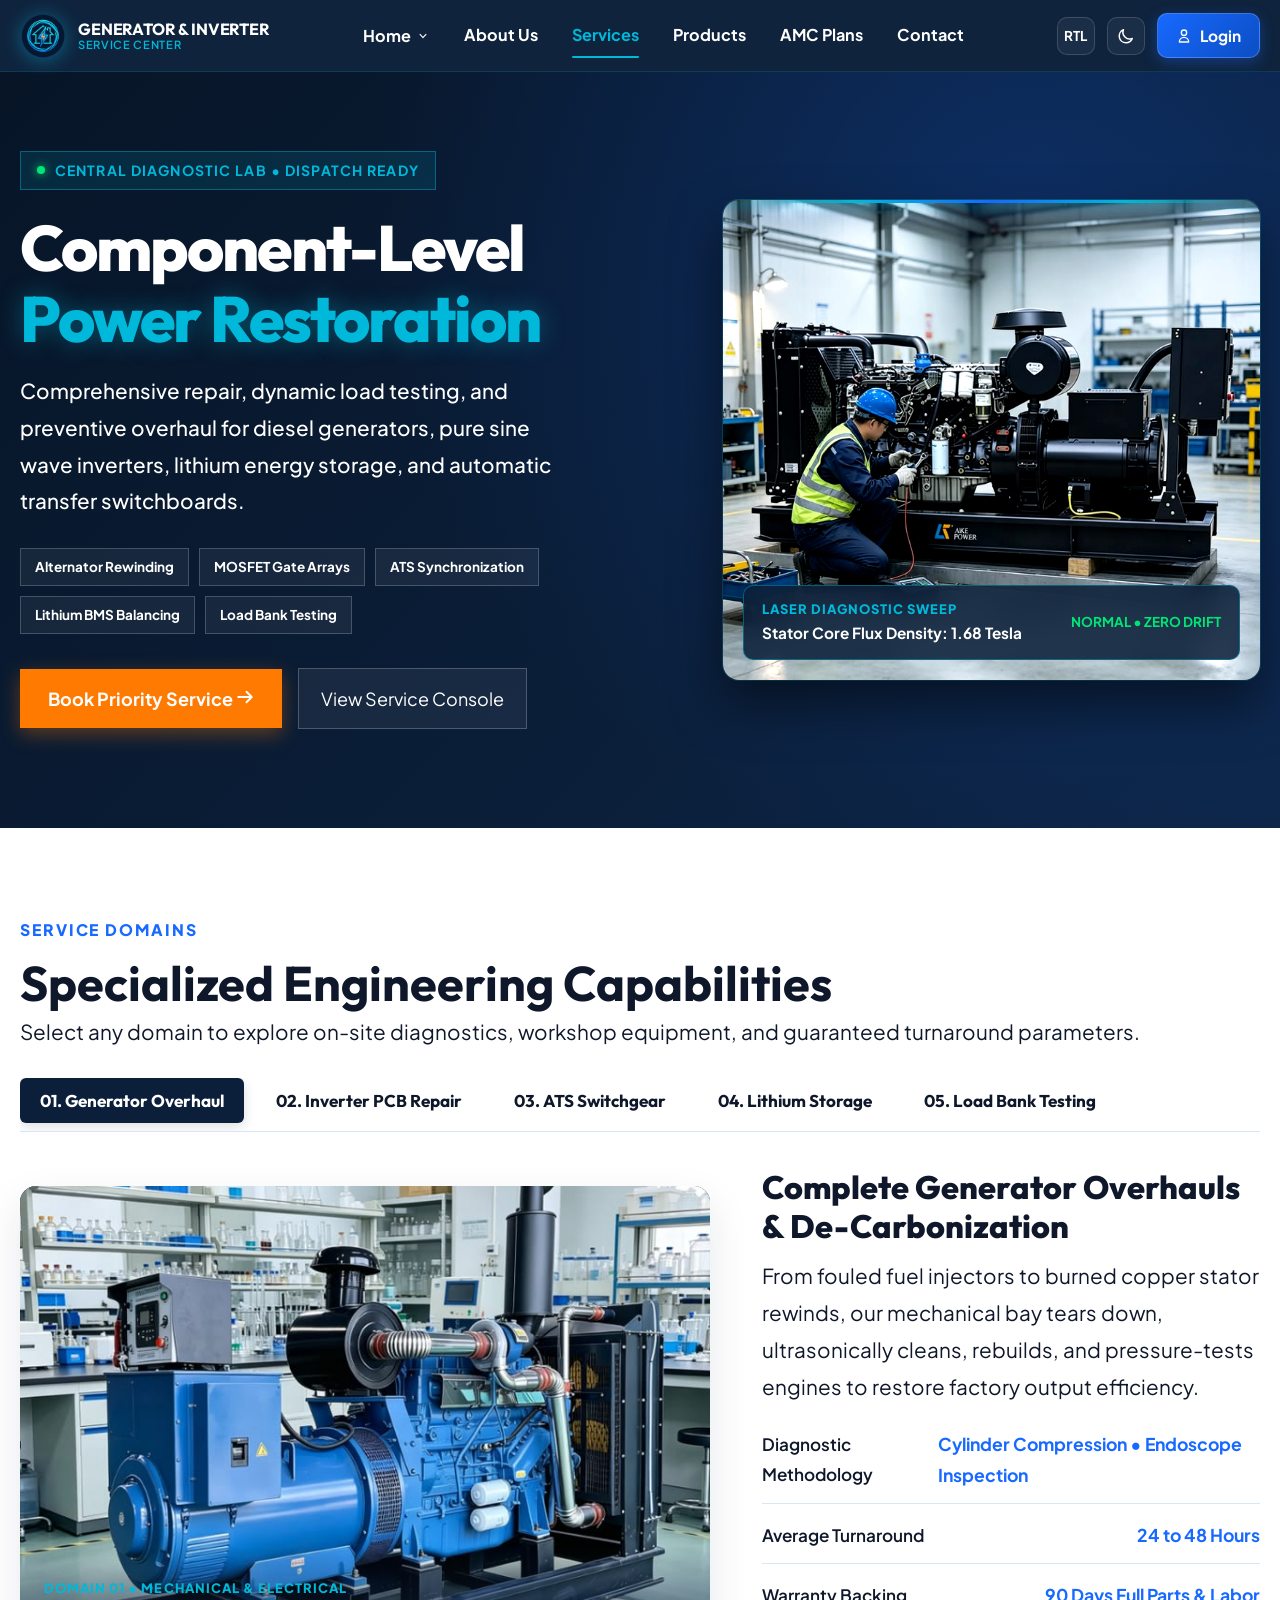
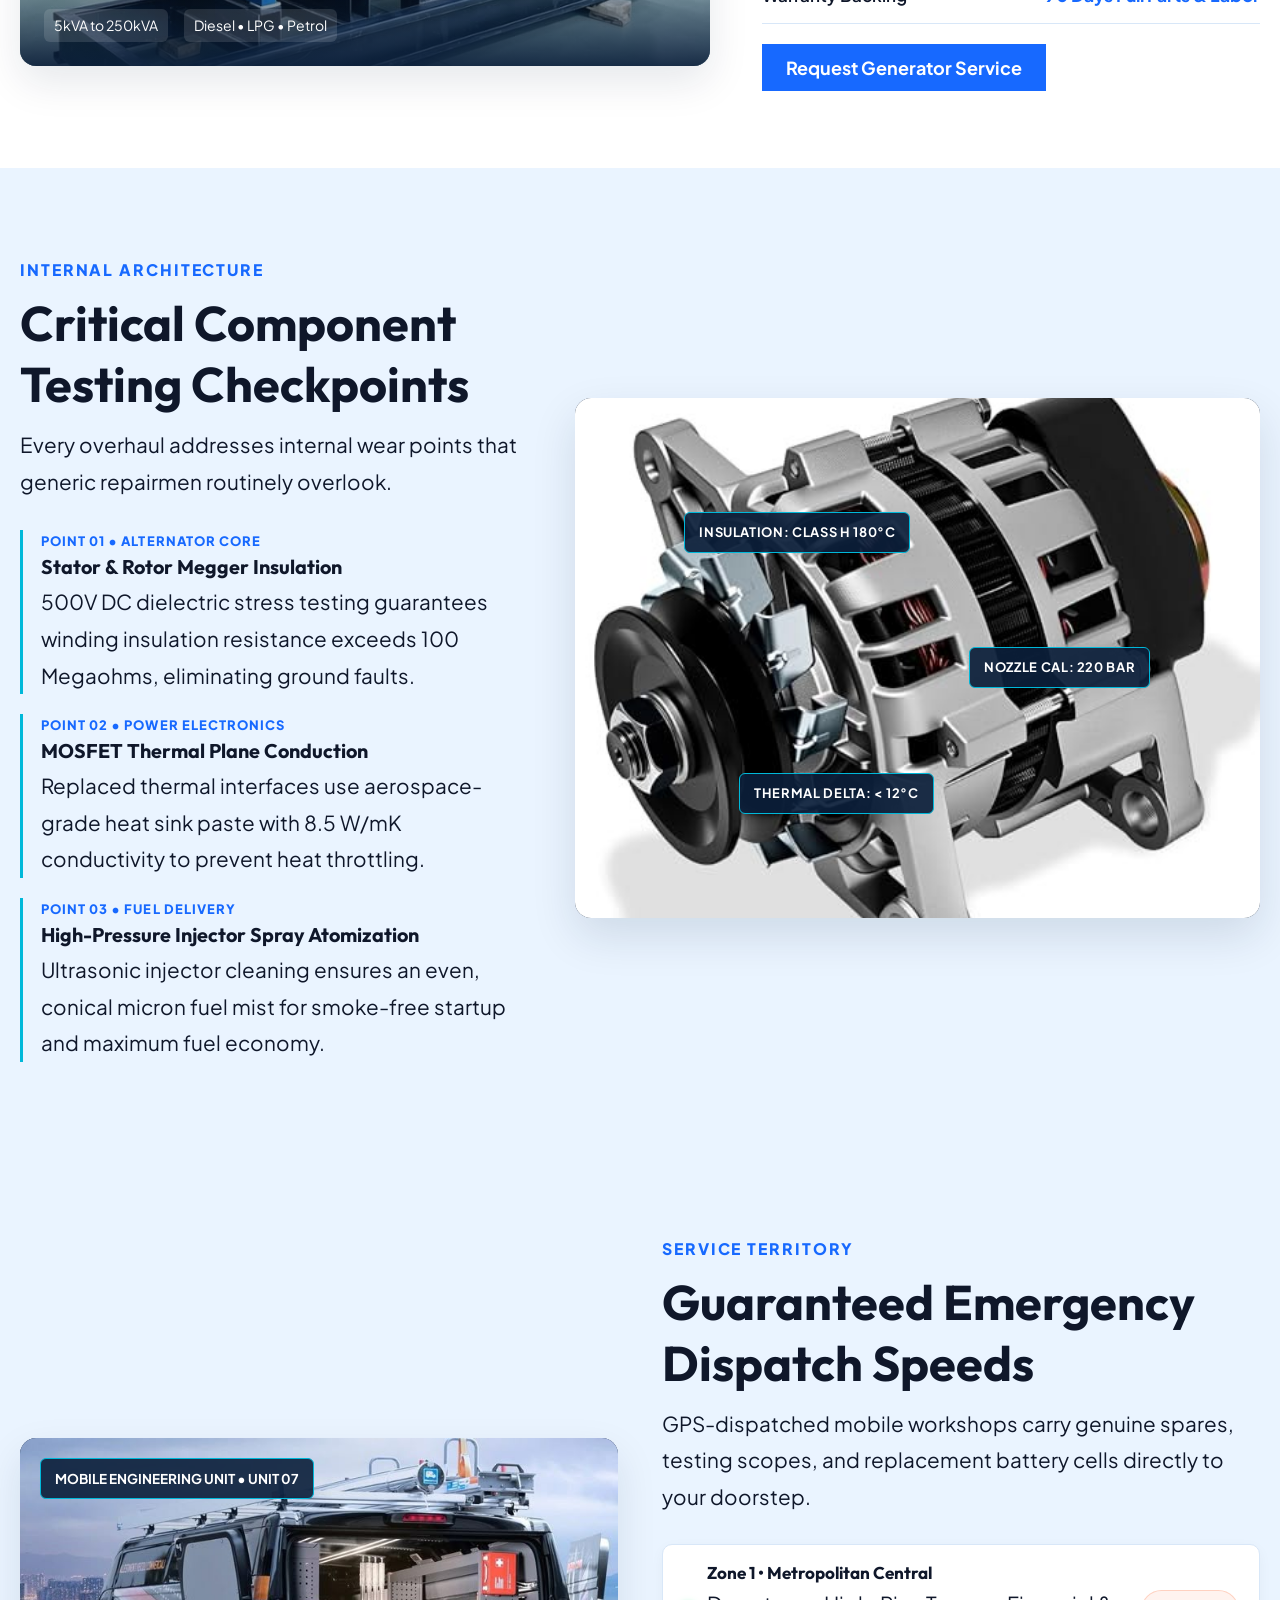
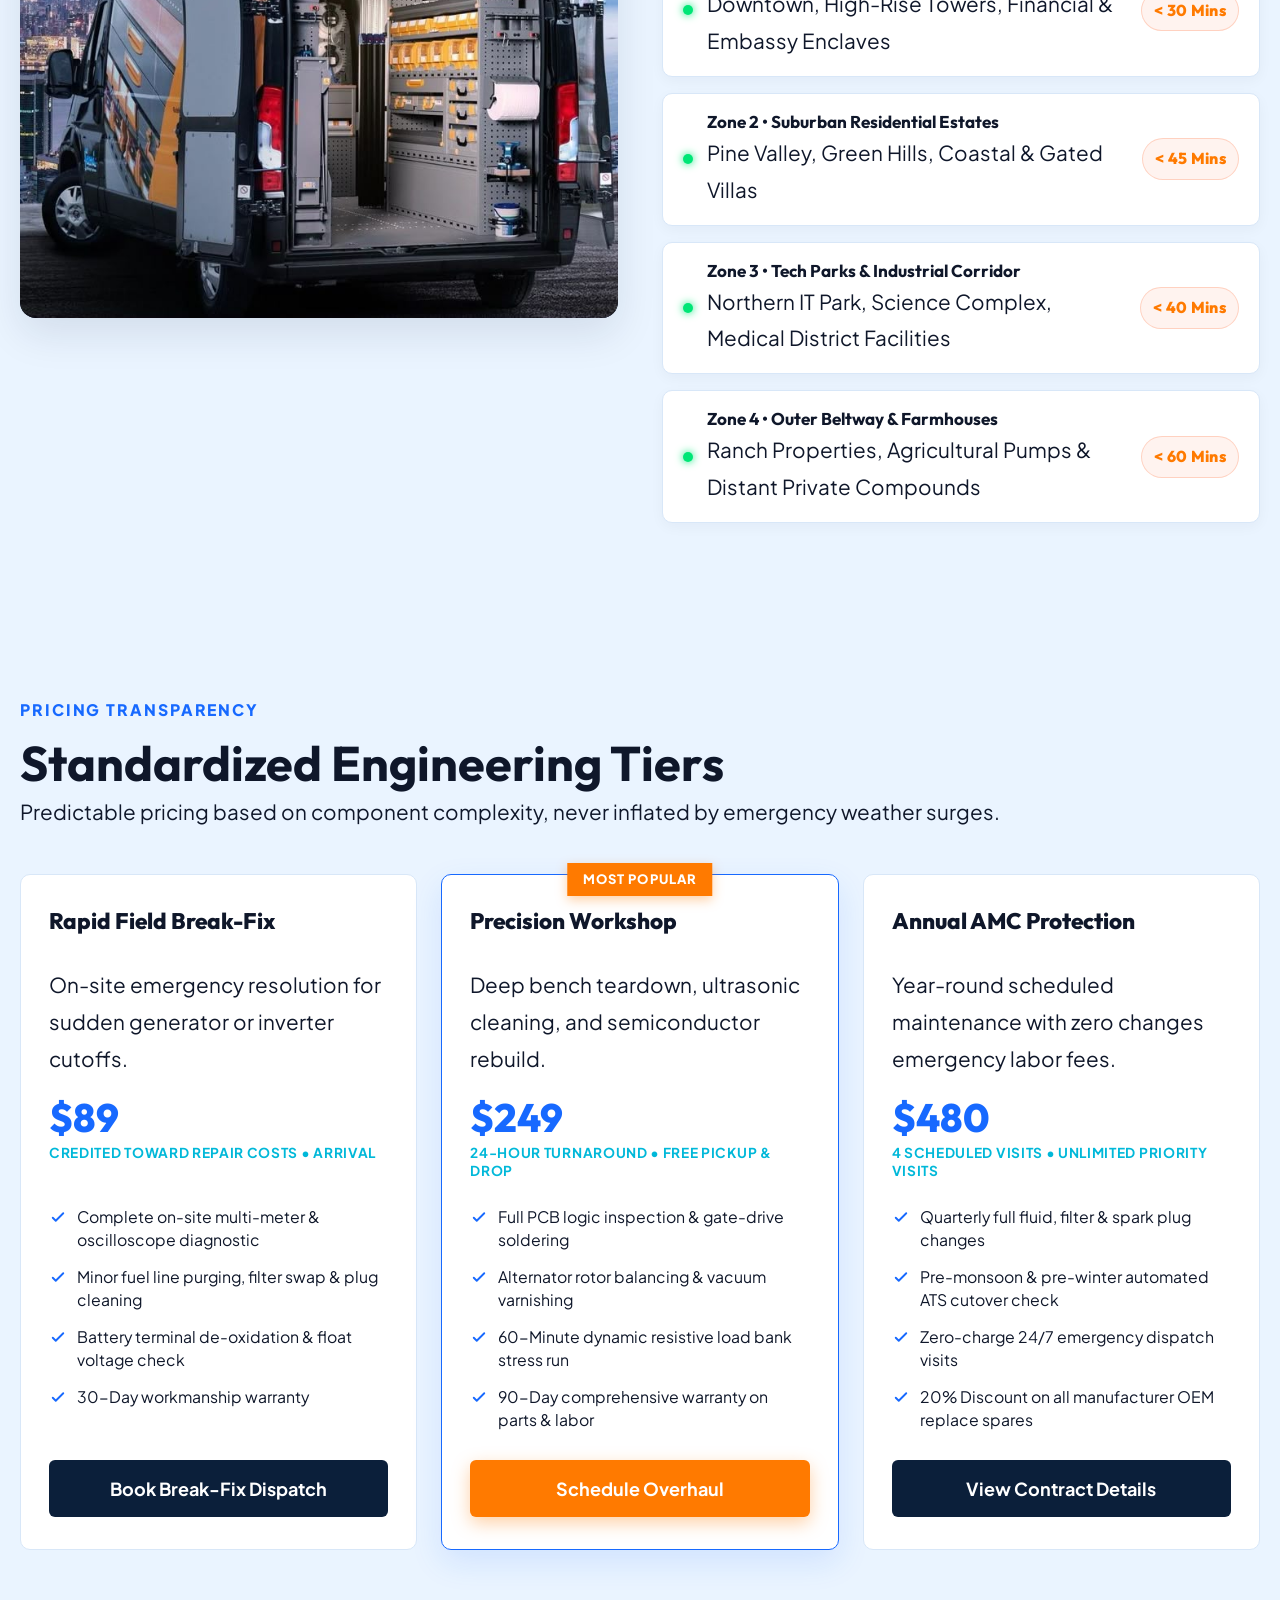
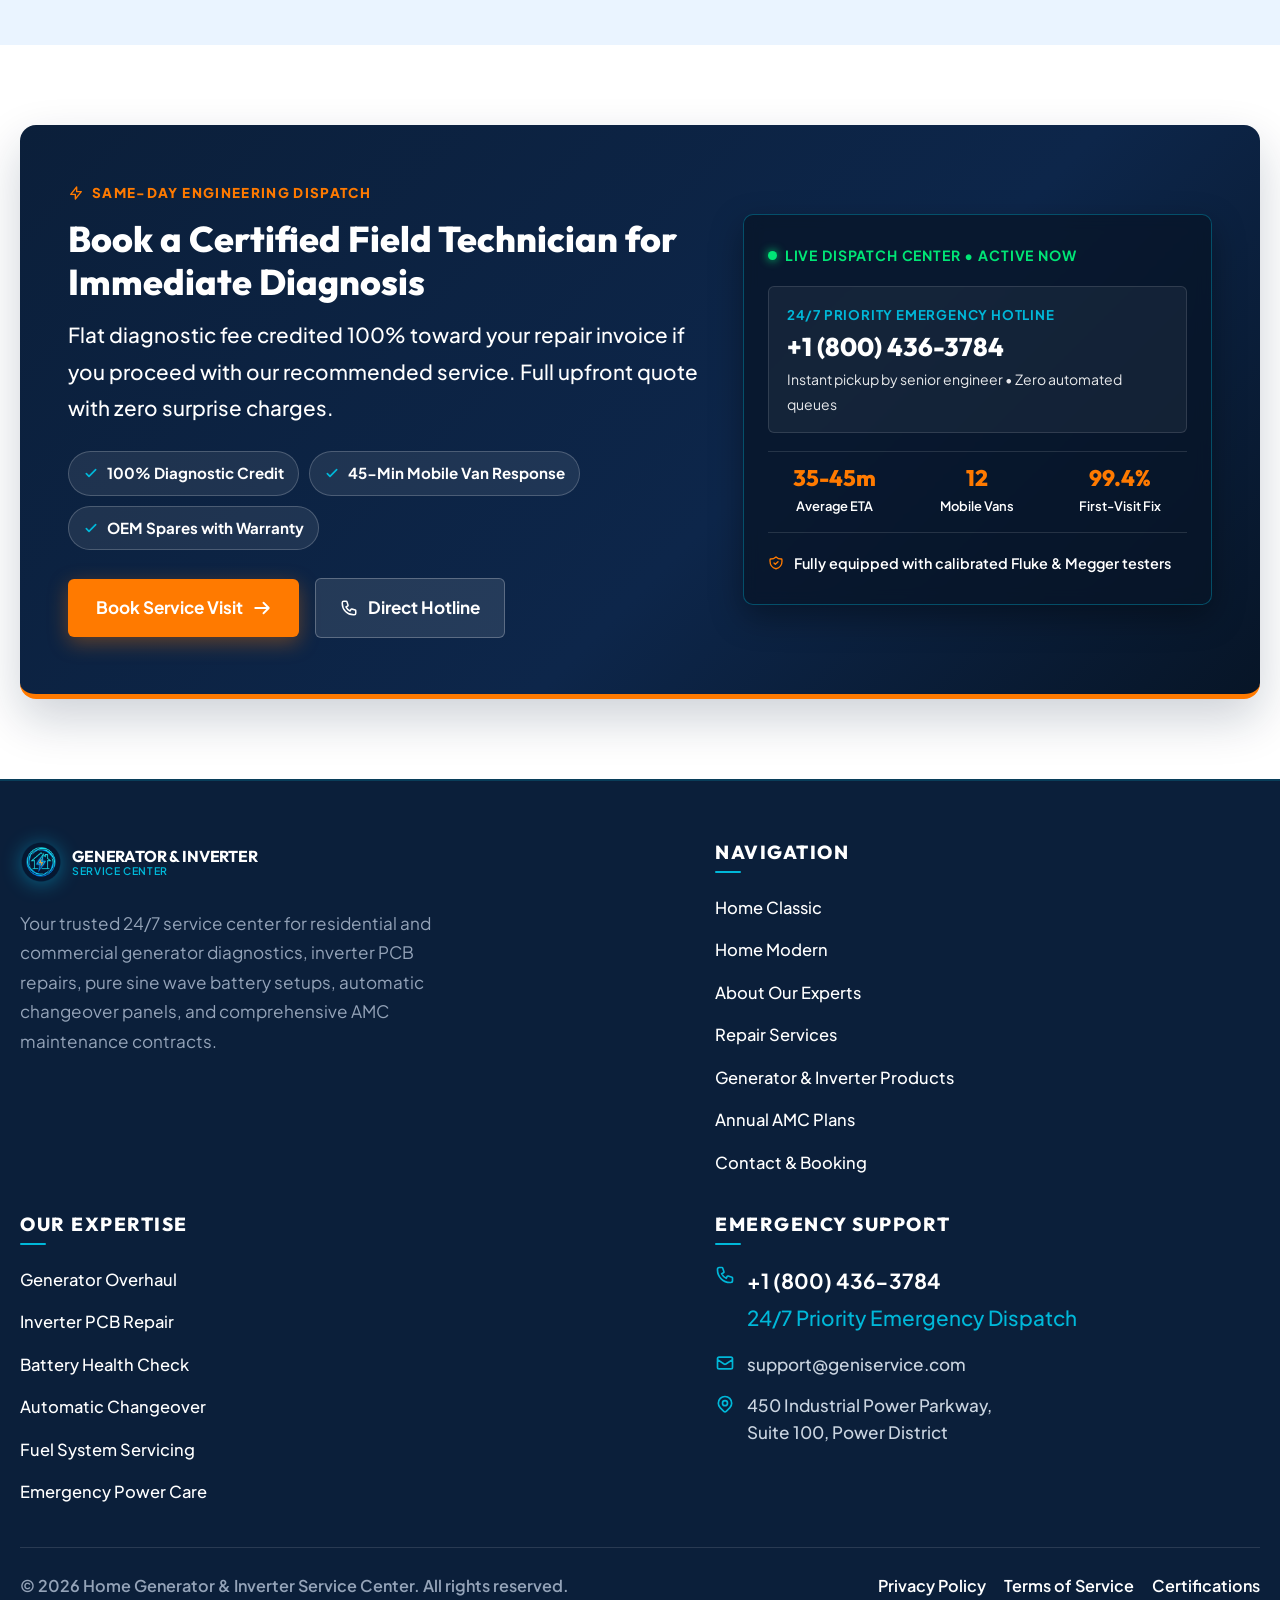
<file: services.html>
﻿<!DOCTYPE html>
<html lang="en" dir="ltr">

<head>
  <meta charset="UTF-8">
  <meta name="viewport" content="width=device-width, initial-scale=1.0">
  <title>Power Equipment Repair & Diagnostic Services | Home Generator & Inverter</title>
  <meta name="description"
    content="Certified generator overhauls, pure sine wave inverter PCB diagnostics, automatic changeover switchgear calibration, and 45-minute emergency dispatch.">
  <link rel="icon" type="image/png" href="assets/images/logo/logo-icon.png">

  <!-- Core & Shared Styles -->
  <link rel="stylesheet" href="assets/css/style.css?v=5.2">
  <link rel="stylesheet" href="assets/css/services.css?v=5.2">
  <link rel="stylesheet" href="assets/css/responsive.css?v=5.2">
</head>

<body>

  <!-- ================================================================
     BRANDED PRELOADER
     ================================================================ -->
  <div class="preloader" id="preloader" aria-hidden="true">
    <div class="preloader-spinner" role="status" aria-label="Loading"></div>
  </div>

  <!-- ================================================================
     FIXED COMPACT HEADER — Single line desktop, 6 Nav Items + Login
     ================================================================ -->
  <header class="site-header" id="site-header">
    <div class="container-custom header-inner">

      <!-- Brand Identity -->
      <a href="index.html" class="brand-link" aria-label="Generator & Inverter Service Center – Home">
        <img src="assets/images/logo/logo-icon.png" alt="Service Center Logo" class="brand-logo-img">
        <div class="brand-info">
          <span class="brand-title">Generator & Inverter</span>
          <span class="brand-subtitle">Service Center</span>
        </div>
      </a>

      <!-- Desktop Navigation — Exactly 6 items -->
      <nav aria-label="Main Navigation">
        <ul class="desktop-nav">
          <li class="nav-item-dropdown" id="home-dropdown">
            <button class="dropdown-trigger" type="button" aria-expanded="false" aria-haspopup="true"
              id="home-menu-btn">
              <span>Home</span>
              <svg class="dropdown-chevron" viewBox="0 0 20 20" fill="currentColor" aria-hidden="true">
                <path fill-rule="evenodd"
                  d="M5.23 7.21a.75.75 0 011.06.02L10 11.168l3.71-3.938a.75.75 0 111.08 1.04l-4.25 4.5a.75.75 0 01-1.08 0l-4.25-4.5a.75.75 0 01.02-1.06z"
                  clip-rule="evenodd" />
              </svg>
            </button>
            <ul class="dropdown-menu" aria-labelledby="home-menu-btn">
              <li class="dropdown-item"><a href="index.html">Home 1 — Classic</a></li>
              <li class="dropdown-item"><a href="home-2.html">Home 2 — Modern</a></li>
            </ul>
          </li>
          <li><a href="about.html" class="nav-link">About Us</a></li>
          <li><a href="services.html" class="nav-link active">Services</a></li>
          <li><a href="products.html" class="nav-link">Products</a></li>
          <li><a href="amc-plans.html" class="nav-link">AMC Plans</a></li>
          <li><a href="contact.html" class="nav-link">Contact</a></li>
        </ul>
      </nav>

      <!-- Header Right Actions -->
      <div class="header-actions">
        <button class="header-icon-btn rtl-toggle-btn" type="button" aria-label="Toggle RTL or LTR layout direction">
          <span class="rtl-btn-text" style="font-size:0.75rem;font-weight:700;">RTL</span>
        </button>
        <button class="header-icon-btn theme-toggle-btn" type="button" aria-label="Toggle dark mode">
          <svg class="theme-icon-moon" style="width:18px;height:18px;" fill="none" stroke="currentColor"
            viewBox="0 0 24 24">
            <path stroke-linecap="round" stroke-linejoin="round" stroke-width="2"
              d="M20.354 15.354A9 9 0 018.646 3.646 9.003 9.003 0 0012 21a9.003 9.003 0 008.354-5.646z" />
          </svg>
          <svg class="theme-icon-sun" style="width:18px;height:18px;display:none;" fill="none" stroke="currentColor"
            viewBox="0 0 24 24">
            <path stroke-linecap="round" stroke-linejoin="round" stroke-width="2"
              d="M12 3v1m0 16v1m9-9h-1M4 12H3m15.364 6.364l-.707-.707M6.343 6.343l-.707-.707m12.728 0l-.707.707M6.343 17.657l-.707.707M16 12a4 4 0 11-8 0 4 4 0 018 0z" />
          </svg>
        </button>
        <a href="login.html" class="btn-login" id="header-login-btn" aria-label="Open customer login portal">
          <svg style="width:16px;height:16px;" fill="none" stroke="currentColor" viewBox="0 0 24 24">
            <path stroke-linecap="round" stroke-linejoin="round" stroke-width="2"
              d="M16 7a4 4 0 11-8 0 4 4 0 018 0zM12 14a7 7 0 00-7 7h14a7 7 0 00-7-7z" />
          </svg>
          <span>Login</span>
        </a>
        <button class="mobile-toggle-btn" id="mobile-toggle-btn" type="button" aria-label="Open mobile navigation menu">
          <svg style="width:24px;height:24px;" fill="none" stroke="currentColor" viewBox="0 0 24 24">
            <path stroke-linecap="round" stroke-linejoin="round" stroke-width="2" d="M4 6h16M4 12h16M4 18h16" />
          </svg>
        </button>
      </div>
    </div>
  </header>

  <!-- MOBILE BACKDROP -->
  <div class="mobile-backdrop" id="mobile-backdrop"></div>

  <!-- MOBILE DRAWER -->
  <aside class="mobile-drawer" id="mobile-drawer" aria-label="Mobile Navigation Drawer">
    <div class="mobile-drawer-header">
      <div class="mobile-drawer-brand">
        <img src="assets/images/logo/logo-icon.png" alt="Service Center Logo" class="mobile-drawer-logo">
        <div class="brand-info">
          <span class="brand-title">Generator & Inverter</span>
          <span class="brand-subtitle">Service Center</span>
        </div>
      </div>
      <button class="mobile-close-btn" id="mobile-close-btn" type="button" aria-label="Close mobile navigation">
        <svg style="width:20px;height:20px;" fill="none" stroke="currentColor" viewBox="0 0 24 24">
          <path stroke-linecap="round" stroke-linejoin="round" stroke-width="2" d="M6 18L18 6M6 6l12 12" />
        </svg>
      </button>
    </div>
    <div class="mobile-controls">
      <button class="mobile-control-btn theme-toggle-btn" type="button" aria-label="Toggle dark mode">
        <svg class="theme-icon-moon" style="width:16px;height:16px;" fill="none" stroke="currentColor"
          viewBox="0 0 24 24">
          <path stroke-linecap="round" stroke-linejoin="round" stroke-width="2"
            d="M20.354 15.354A9 9 0 018.646 3.646 9.003 9.003 0 0012 21a9.003 9.003 0 008.354-5.646z" />
        </svg>
        <svg class="theme-icon-sun" style="width:16px;height:16px;display:none;" fill="none" stroke="currentColor"
          viewBox="0 0 24 24">
          <path stroke-linecap="round" stroke-linejoin="round" stroke-width="2"
            d="M12 3v1m0 16v1m9-9h-1M4 12H3m15.364 6.364l-.707-.707M6.343 6.343l-.707-.707m12.728 0l-.707.707M6.343 17.657l-.707.707M16 12a4 4 0 11-8 0 4 4 0 018 0z" />
        </svg>
        <span>Theme</span>
      </button>
      <button class="mobile-control-btn rtl-toggle-btn" type="button" aria-label="Toggle RTL layout">
        <span class="rtl-btn-text">RTL</span>
      </button>
    </div>
    <ul class="mobile-nav-list">
      <li class="mobile-accordion-wrapper">
        <button class="mobile-accordion-btn" type="button">
          <span>Home</span>
          <svg class="mobile-chevron" style="width:16px;height:16px;transition:transform 0.2s;" viewBox="0 0 20 20"
            fill="currentColor">
            <path fill-rule="evenodd"
              d="M5.23 7.21a.75.75 0 011.06.02L10 11.168l3.71-3.938a.75.75 0 111.08 1.04l-4.25 4.5a.75.75 0 01-1.08 0l-4.25-4.5a.75.75 0 01.02-1.06z"
              clip-rule="evenodd" />
          </svg>
        </button>
        <ul class="mobile-accordion-content">
          <li><a href="index.html" class="mobile-sub-link">Home 1 — Classic</a></li>
          <li><a href="home-2.html" class="mobile-sub-link">Home 2 — Modern</a></li>
        </ul>
      </li>
      <li><a href="about.html" class="mobile-nav-link">About Us</a></li>
      <li><a href="services.html" class="mobile-nav-link active">Services</a></li>
      <li><a href="products.html" class="mobile-nav-link">Products</a></li>
      <li><a href="amc-plans.html" class="mobile-nav-link">AMC Plans</a></li>
      <li><a href="contact.html" class="mobile-nav-link">Contact</a></li>
    </ul>
    <div style="padding:20px;">
      <a href="login.html" class="btn-login btn-mobile-login" style="width:100%;justify-content:center;">
        <svg style="width:16px;height:16px;" fill="none" stroke="currentColor" viewBox="0 0 24 24">
          <path stroke-linecap="round" stroke-linejoin="round" stroke-width="2"
            d="M16 7a4 4 0 11-8 0 4 4 0 018 0zM12 14a7 7 0 00-7 7h14a7 7 0 00-7-7z" />
        </svg>
        <span>Customer Login</span>
      </a>
    </div>
  </aside>

  <!-- ================================================================
     MAIN CONTENT — EXACTLY 7 UNIQUE EDITORIAL SECTIONS (SERVICES)
     ================================================================ -->
  <main id="main-content">

    <!-- --------------------------------------------------------------
       SECTION 1: HERO — DYNAMIC SPLIT-CURTAIN SERVICE TERMINAL
       High visual impact, animated laser sweep, live telemetry HUD
       -------------------------------------------------------------- -->
    <section class="sv-hero-section" id="services-hero" aria-label="Services Engineering Terminal">
      <div class="container-custom">
        <div class="sv-hero-grid">

          <!-- Left Info & Filter Badges -->
          <div>
            <div class="sv-terminal-badge">
              <span class="sv-terminal-pulse"></span>
              <span>Central Diagnostic Lab &bull; Dispatch Ready</span>
            </div>

            <h1 class="sv-hero-title">
              Component-Level <span class="glow-cyan">Power Restoration</span>
            </h1>

            <p class="sv-hero-desc">
              Comprehensive repair, dynamic load testing, and preventive overhaul for diesel generators, pure sine wave
              inverters, lithium energy storage, and automatic transfer switchboards.
            </p>

            <div class="sv-scope-tags">
              <span class="sv-tag-pill">Alternator Rewinding</span>
              <span class="sv-tag-pill">MOSFET Gate Arrays</span>
              <span class="sv-tag-pill">ATS Synchronization</span>
              <span class="sv-tag-pill">Lithium BMS Balancing</span>
              <span class="sv-tag-pill">Load Bank Testing</span>
            </div>

            <div class="sv-hero-actions">
              <a href="#diagnostic-booking-cta" class="btn"
                style="background:var(--color-orange);color:#fff;font-weight:700;padding:14px 28px;box-shadow:0 6px 20px rgba(255,122,0,0.35);">
                <span>Book Priority Service</span>
                <svg style="width:18px;height:18px;" fill="none" stroke="currentColor" viewBox="0 0 24 24">
                  <path stroke-linecap="round" stroke-linejoin="round" stroke-width="2.5"
                    d="M14 5l7 7m0 0l-7 7m7-7H3" />
                </svg>
              </a>
              <a href="#engineering-console" class="btn"
                style="background:rgba(255,255,255,0.06);border:1px solid rgba(255,255,255,0.22);color:#fff;padding:14px 22px;">
                <span>View Service Console</span>
              </a>
            </div>
          </div>

          <!-- Right: Generator Engine Core with Laser Scan Line -->
          <div class="sv-hero-media-wrap">
            <img src="assets/images/services/p24.jpg" alt="Heavy Duty Generator Engine Diagnostic Overhaul"
              loading="eager">
            <div class="sv-laser-sweep"></div>

            <div class="sv-scan-hud">
              <div>
                <div class="sv-scan-label">Laser Diagnostic Sweep</div>
                <div class="sv-scan-data">Stator Core Flux Density: 1.68 Tesla</div>
              </div>
              <span style="font-size:0.75rem;color:#00E676;font-weight:700;">NORMAL &bull; ZERO DRIFT</span>
            </div>
          </div>

        </div>
      </div>
    </section>

    <!-- --------------------------------------------------------------
       SECTION 2: INTERACTIVE 5-SERVICE TABBED ENGINEERING CONSOLE
       Zero box cards! Clean tab selector + expansive full-bleed photo display.
       -------------------------------------------------------------- -->
    <section class="sv-console-section" id="engineering-console" aria-label="Interactive Service Console">
      <div class="container-custom">
        <div class="section-title-wrap text-center" style="margin-bottom:28px;">
          <span class="badge-tag">Service Domains</span>
          <h2 class="section-title">Specialized Engineering Capabilities</h2>
          <p class="section-subtitle">Select any domain to explore on-site diagnostics, workshop equipment, and
            guaranteed turnaround parameters.</p>
        </div>

        <!-- Horizontal Tab Selector -->
        <div class="sv-console-tabs" role="tablist">
          <button type="button" class="sv-console-tab-btn active" data-tab="tab-generator" role="tab">01. Generator
            Overhaul</button>
          <button type="button" class="sv-console-tab-btn" data-tab="tab-inverter" role="tab">02. Inverter PCB
            Repair</button>
          <button type="button" class="sv-console-tab-btn" data-tab="tab-ats" role="tab">03. ATS Switchgear</button>
          <button type="button" class="sv-console-tab-btn" data-tab="tab-battery" role="tab">04. Lithium
            Storage</button>
          <button type="button" class="sv-console-tab-btn" data-tab="tab-loadbank" role="tab">05. Load Bank
            Testing</button>
        </div>

        <!-- Pane 1: Generator Overhaul -->
        <div class="sv-console-pane active" id="tab-generator" role="tabpanel">
          <div class="sv-pane-media">
            <img src="assets/images/services/p25.jpg" alt="Full Generator Engine Mechanical Overhaul" loading="lazy">
            <div class="sv-pane-overlay">
              <span class="sv-scan-label">Domain 01 &bull; Mechanical &amp; Electrical</span>
              <div class="sv-pane-spec-strip">
                <span class="sv-pane-spec-item">5kVA to 250kVA</span>
                <span class="sv-pane-spec-item">Diesel &bull; LPG &bull; Petrol</span>
              </div>
            </div>
          </div>
          <div class="sv-pane-details">
            <h3>Complete Generator Overhauls &amp; De-Carbonization</h3>
            <p>From fouled fuel injectors to burned copper stator rewinds, our mechanical bay tears down, ultrasonically
              cleans, rebuilds, and pressure-tests engines to restore factory output efficiency.</p>
            <div class="sv-pane-specs-list">
              <div class="sv-pane-spec-row">
                <span class="sv-spec-lbl">Diagnostic Methodology</span>
                <span class="sv-spec-val">Cylinder Compression &bull; Endoscope Inspection</span>
              </div>
              <div class="sv-pane-spec-row">
                <span class="sv-spec-lbl">Average Turnaround</span>
                <span class="sv-spec-val">24 to 48 Hours</span>
              </div>
              <div class="sv-pane-spec-row">
                <span class="sv-spec-lbl">Warranty Backing</span>
                <span class="sv-spec-val">90 Days Full Parts &amp; Labor</span>
              </div>
            </div>
            <a href="#diagnostic-booking-cta" class="btn"
              style="background:var(--color-electric);color:#fff;font-weight:700;padding:12px 24px;">Request Generator
              Service</a>
          </div>
        </div>

        <!-- Pane 2: Inverter PCB Repair -->
        <div class="sv-console-pane" id="tab-inverter" role="tabpanel">
          <div class="sv-pane-media">
            <img src="assets/images/services/p26.jpg" alt="Pure Sine Wave Inverter PCB Repair" loading="lazy">
            <div class="sv-pane-overlay">
              <span class="sv-scan-label">Domain 02 &bull; Digital Electronics</span>
              <div class="sv-pane-spec-strip">
                <span class="sv-pane-spec-item">1kW to 30kW</span>
                <span class="sv-pane-spec-item">Pure Sine Wave</span>
              </div>
            </div>
          </div>
          <div class="sv-pane-details">
            <h3>Inverter PCB Micro-Soldering &amp; Waveform Tuning</h3>
            <p>Component-level replacement of shorted MOSFETs, burned transformer drivers, and faulty DSP
              microcontrollers. We test gate pulse timing on digital oscilloscopes to guarantee pure sine output.</p>
            <div class="sv-pane-specs-list">
              <div class="sv-pane-spec-row">
                <span class="sv-spec-lbl">Harmonic Distortion Target</span>
                <span class="sv-spec-val">&lt; 2.5% THD (Linear Loads)</span>
              </div>
              <div class="sv-pane-spec-row">
                <span class="sv-spec-lbl">Average Turnaround</span>
                <span class="sv-spec-val">Same-Day / 24 Hours</span>
              </div>
              <div class="sv-pane-spec-row">
                <span class="sv-spec-lbl">Testing Standard</span>
                <span class="sv-spec-val">100% Resistive &amp; Inductive Burn-In</span>
              </div>
            </div>
            <a href="#diagnostic-booking-cta" class="btn"
              style="background:var(--color-electric);color:#fff;font-weight:700;padding:12px 24px;">Request Inverter
              Diagnostic</a>
          </div>
        </div>

        <!-- Pane 3: ATS Switchgear -->
        <div class="sv-console-pane" id="tab-ats" role="tabpanel">
          <div class="sv-pane-media">
            <img src="assets/images/services/p27.jpg" alt="Automatic Transfer Switchgear Calibration" loading="lazy">
            <div class="sv-pane-overlay">
              <span class="sv-scan-label">Domain 03 &bull; Grid Automation</span>
              <div class="sv-pane-spec-strip">
                <span class="sv-pane-spec-item">40A to 800A</span>
                <span class="sv-pane-spec-item">Single &amp; 3-Phase</span>
              </div>
            </div>
          </div>
          <div class="sv-pane-details">
            <h3>Intelligent ATS &amp; Auto-Changeover Calibration</h3>
            <p>Ensure seamless transfers during grid failures. We inspect solenoid actuators, arc chutes, phase
              monitors, and exercise timer microchips to prevent hazardous power back-feeding.</p>
            <div class="sv-pane-specs-list">
              <div class="sv-pane-spec-row">
                <span class="sv-spec-lbl">Transfer Time Standard</span>
                <span class="sv-spec-val">&lt; 0.02 Seconds (Seamless Cutover)</span>
              </div>
              <div class="sv-pane-spec-row">
                <span class="sv-spec-lbl">Arc Chute Inspection</span>
                <span class="sv-spec-val">Micro-Ohm Contact Resistance Scan</span>
              </div>
              <div class="sv-pane-spec-row">
                <span class="sv-spec-lbl">Safety Certification</span>
                <span class="sv-spec-val">NFPA 110 &amp; UL 1008 Compliance</span>
              </div>
            </div>
            <a href="#diagnostic-booking-cta" class="btn"
              style="background:var(--color-electric);color:#fff;font-weight:700;padding:12px 24px;">Calibrate ATS
              Panel</a>
          </div>
        </div>

        <!-- Pane 4: Lithium Storage -->
        <div class="sv-console-pane" id="tab-battery" role="tabpanel">
          <div class="sv-pane-media">
            <img src="assets/images/services/p28.jpg" alt="Lithium Battery Bank Cell Balancing" loading="lazy">
            <div class="sv-pane-overlay">
              <span class="sv-scan-label">Domain 04 &bull; Energy Storage</span>
              <div class="sv-pane-spec-strip">
                <span class="sv-pane-spec-item">LiFePO4 &bull; Tubular</span>
                <span class="sv-pane-spec-item">48V / High-Voltage</span>
              </div>
            </div>
          </div>
          <div class="sv-pane-details">
            <h3>Lithium &amp; Tubular Battery Health Diagnostics</h3>
            <p>Restoring degraded battery banks through individualized cell impedance matching, BMS firmware
              calibration, state-of-health verification, and safe terminal de-oxidation.</p>
            <div class="sv-pane-specs-list">
              <div class="sv-pane-spec-row">
                <span class="sv-spec-lbl">Diagnostic Depth</span>
                <span class="sv-spec-val">Individual Cell Voltage Differential &lt; 15mV</span>
              </div>
              <div class="sv-pane-spec-row">
                <span class="sv-spec-lbl">Capacity Verification</span>
                <span class="sv-spec-val">Automated 1C/0.5C Discharge Profiling</span>
              </div>
              <div class="sv-pane-spec-row">
                <span class="sv-spec-lbl">Cycle Life Preservation</span>
                <span class="sv-spec-val">Up to 3,500+ Retained Cycles</span>
              </div>
            </div>
            <a href="#diagnostic-booking-cta" class="btn"
              style="background:var(--color-electric);color:#fff;font-weight:700;padding:12px 24px;">Check Battery
              Health</a>
          </div>
        </div>

        <!-- Pane 5: Load Bank Testing -->
        <div class="sv-console-pane" id="tab-loadbank" role="tabpanel">
          <div class="sv-pane-media">
            <img src="assets/images/services/p29.jpg" alt="Full Resistive Dynamic Load Bank Testing" loading="lazy">
            <div class="sv-pane-overlay">
              <span class="sv-scan-label">Domain 05 &bull; Certification</span>
              <div class="sv-pane-spec-strip">
                <span class="sv-pane-spec-item">0kW to 100kW</span>
                <span class="sv-pane-spec-item">Resistive &bull; Reactive</span>
              </div>
            </div>
          </div>
          <div class="sv-pane-details">
            <h3>Mobile Dynamic Load Bank Stress Testing</h3>
            <p>Simulating real emergency conditions on your generator without risking connected household electronics.
              Eliminates wet-stacking, cleans exhaust passages, and verifies kW capacity.</p>
            <div class="sv-pane-specs-list">
              <div class="sv-pane-spec-row">
                <span class="sv-spec-lbl">Test Duration</span>
                <span class="sv-spec-val">60 to 120 Minutes Step-Up Protocol</span>
              </div>
              <div class="sv-pane-spec-row">
                <span class="sv-spec-lbl">Telemetry Logging</span>
                <span class="sv-spec-val">Hz, Volts, Amps, Oil Temp, Exhaust Gas Temp</span>
              </div>
              <div class="sv-pane-spec-row">
                <span class="sv-spec-lbl">Documentation</span>
                <span class="sv-spec-val">Certified Printout for Insurance Records</span>
              </div>
            </div>
            <a href="#diagnostic-booking-cta" class="btn"
              style="background:var(--color-electric);color:#fff;font-weight:700;padding:12px 24px;">Schedule Load
              Test</a>
          </div>
        </div>

      </div>
    </section>

    <!-- --------------------------------------------------------------
       SECTION 3: COMPONENT DIAGNOSTIC BLUEPRINT CUTAWAY
       Disassembled Component Inspection Stage with interactive callouts
       -------------------------------------------------------------- -->
    <section class="sv-blueprint-section" id="component-blueprint" aria-label="Component Level Blueprint">
      <div class="container-custom">
        <div class="sv-blueprint-grid">

          <!-- Left List (Zero box cards) -->
          <div>
            <span class="badge-tag">Internal Architecture</span>
            <h2 class="section-title">Critical Component Testing Checkpoints</h2>
            <p class="section-subtitle" style="margin: 12px 0 30px;">
              Every overhaul addresses internal wear points that generic repairmen routinely overlook.
            </p>

            <div class="sv-blueprint-list">
              <div class="sv-bp-item">
                <div class="sv-bp-code">Point 01 &bull; Alternator Core</div>
                <h3 class="sv-bp-title">Stator &amp; Rotor Megger Insulation</h3>
                <p class="sv-bp-desc">500V DC dielectric stress testing guarantees winding insulation resistance exceeds
                  100 Megaohms, eliminating ground faults.</p>
              </div>

              <div class="sv-bp-item">
                <div class="sv-bp-code">Point 02 &bull; Power Electronics</div>
                <h3 class="sv-bp-title">MOSFET Thermal Plane Conduction</h3>
                <p class="sv-bp-desc">Replaced thermal interfaces use aerospace-grade heat sink paste with 8.5 W/mK
                  conductivity to prevent heat throttling.</p>
              </div>

              <div class="sv-bp-item">
                <div class="sv-bp-code">Point 03 &bull; Fuel Delivery</div>
                <h3 class="sv-bp-title">High-Pressure Injector Spray Atomization</h3>
                <p class="sv-bp-desc">Ultrasonic injector cleaning ensures an even, conical micron fuel mist for
                  smoke-free startup and maximum fuel economy.</p>
              </div>
            </div>
          </div>

          <!-- Right Photo Frame with Floating Callouts -->
          <div class="sv-blueprint-photo-frame">
            <img src="assets/images/services/p30.jpg" alt="Disassembled Generator Alternator and Engine Cutaway"
              loading="lazy">
            <div class="sv-blueprint-hud-callout c1">Insulation: Class H 180&deg;C</div>
            <div class="sv-blueprint-hud-callout c2">Nozzle Cal: 220 Bar</div>
            <div class="sv-blueprint-hud-callout c3">Thermal Delta: &lt; 12&deg;C</div>
          </div>

        </div>
      </div>
    </section>


    <!-- --------------------------------------------------------------
       SECTION 4: LIVE FIELD SERVICE DISPATCH COVERAGE RADAR
       Van Tooling Photo + Guaranteed Zone Arrival Matrix
       -------------------------------------------------------------- -->
    <section class="sv-coverage-section" id="dispatch-radar" aria-label="Service Territory Dispatch">
      <div class="container-custom">
        <div class="sv-coverage-grid">

          <!-- Left Van Media -->
          <div class="sv-van-media">
            <img src="assets/images/services/p31.jpg" alt="Mobile Rapid Response Service Van Tooling Rig"
              loading="lazy">
            <div class="sv-van-tag">Mobile Engineering Unit &bull; Unit 07</div>
          </div>

          <!-- Right Zone Matrix -->
          <div>
            <span class="badge-tag">Service Territory</span>
            <h2 class="section-title">Guaranteed Emergency Dispatch Speeds</h2>
            <p class="section-subtitle" style="margin: 12px 0 28px;">
              GPS-dispatched mobile workshops carry genuine spares, testing scopes, and replacement battery cells
              directly to your doorstep.
            </p>

            <div class="sv-zones-list">
              <div class="sv-zone-row">
                <div class="sv-zone-info">
                  <span class="sv-zone-pulse"></span>
                  <div>
                    <h3 class="sv-zone-title">Zone 1 &bull; Metropolitan Central</h3>
                    <p class="sv-zone-sectors">Downtown, High-Rise Towers, Financial &amp; Embassy Enclaves</p>
                  </div>
                </div>
                <div class="sv-zone-time">&lt; 30 Mins</div>
              </div>

              <div class="sv-zone-row">
                <div class="sv-zone-info">
                  <span class="sv-zone-pulse"></span>
                  <div>
                    <h3 class="sv-zone-title">Zone 2 &bull; Suburban Residential Estates</h3>
                    <p class="sv-zone-sectors">Pine Valley, Green Hills, Coastal &amp; Gated Villas</p>
                  </div>
                </div>
                <div class="sv-zone-time">&lt; 45 Mins</div>
              </div>

              <div class="sv-zone-row">
                <div class="sv-zone-info">
                  <span class="sv-zone-pulse"></span>
                  <div>
                    <h3 class="sv-zone-title">Zone 3 &bull; Tech Parks &amp; Industrial Corridor</h3>
                    <p class="sv-zone-sectors">Northern IT Park, Science Complex, Medical District Facilities</p>
                  </div>
                </div>
                <div class="sv-zone-time">&lt; 40 Mins</div>
              </div>

              <div class="sv-zone-row">
                <div class="sv-zone-info">
                  <span class="sv-zone-pulse"></span>
                  <div>
                    <h3 class="sv-zone-title">Zone 4 &bull; Outer Beltway &amp; Farmhouses</h3>
                    <p class="sv-zone-sectors">Ranch Properties, Agricultural Pumps &amp; Distant Private Compounds</p>
                  </div>
                </div>
                <div class="sv-zone-time">&lt; 60 Mins</div>
              </div>
            </div>
          </div>

        </div>
      </div>
    </section>



    <!-- --------------------------------------------------------------
       SECTION 5: TRANSPARENT SERVICE SCOPE & PRICING MATRIX
       Frameless architectural technical grid separated by crisp 1px electric borders!
       -------------------------------------------------------------- -->
    <section class="sv-pricing-section" id="transparent-pricing" aria-label="Service Pricing and Scope Tiers">
      <div class="container-custom">
        <div class="section-title-wrap text-center">
          <span class="badge-tag">Pricing Transparency</span>
          <h2 class="section-title">Standardized Engineering Tiers</h2>
          <p class="section-subtitle">Predictable pricing based on component complexity, never inflated by emergency
            weather surges.</p>
        </div>

        <div class="sv-pricing-grid">

          <!-- Tier 1: Emergency Field Break-Fix -->
          <div class="sv-pricing-tier">
            <div>
              <h3 class="sv-tier-name">Rapid Field Break-Fix</h3>
              <p class="sv-tier-tagline">On-site emergency resolution for sudden generator or inverter cutoffs.</p>
              <div class="sv-tier-price">$89</div>
              <div class="sv-tier-turnaround">Credited Toward Repair Costs &bull; Arrival</div>
              <ul class="sv-tier-features">
                <li class="sv-tier-feature-item">
                  <svg class="sv-feature-icon" fill="none" stroke="currentColor" viewBox="0 0 24 24">
                    <path stroke-linecap="round" stroke-linejoin="round" stroke-width="2.5" d="M5 13l4 4L19 7" />
                  </svg>
                  <span>Complete on-site multi-meter &amp; oscilloscope diagnostic</span>
                </li>
                <li class="sv-tier-feature-item">
                  <svg class="sv-feature-icon" fill="none" stroke="currentColor" viewBox="0 0 24 24">
                    <path stroke-linecap="round" stroke-linejoin="round" stroke-width="2.5" d="M5 13l4 4L19 7" />
                  </svg>
                  <span>Minor fuel line purging, filter swap &amp; plug cleaning</span>
                </li>
                <li class="sv-tier-feature-item">
                  <svg class="sv-feature-icon" fill="none" stroke="currentColor" viewBox="0 0 24 24">
                    <path stroke-linecap="round" stroke-linejoin="round" stroke-width="2.5" d="M5 13l4 4L19 7" />
                  </svg>
                  <span>Battery terminal de-oxidation &amp; float voltage check</span>
                </li>
                <li class="sv-tier-feature-item">
                  <svg class="sv-feature-icon" fill="none" stroke="currentColor" viewBox="0 0 24 24">
                    <path stroke-linecap="round" stroke-linejoin="round" stroke-width="2.5" d="M5 13l4 4L19 7" />
                  </svg>
                  <span>30-Day workmanship warranty</span>
                </li>
              </ul>
            </div>
            <a href="#diagnostic-booking-cta" class="btn"
              style="background:var(--color-navy);color:#fff;text-align:center;font-weight:700;">Book Break-Fix
              Dispatch</a>
          </div>

          <!-- Tier 2: Preventive Comprehensive Overhaul (Featured) -->
          <div class="sv-pricing-tier featured">
            <span class="sv-tier-badge">Most Popular</span>
            <div>
              <h3 class="sv-tier-name">Precision Workshop </h3>
              <p class="sv-tier-tagline">Deep bench teardown, ultrasonic cleaning, and semiconductor rebuild.</p>
              <div class="sv-tier-price">$249</div>
              <div class="sv-tier-turnaround">24-Hour Turnaround &bull; Free Pickup &amp; Drop</div>
              <ul class="sv-tier-features">
                <li class="sv-tier-feature-item">
                  <svg class="sv-feature-icon" fill="none" stroke="currentColor" viewBox="0 0 24 24">
                    <path stroke-linecap="round" stroke-linejoin="round" stroke-width="2.5" d="M5 13l4 4L19 7" />
                  </svg>
                  <span>Full PCB logic inspection &amp; gate-drive soldering</span>
                </li>
                <li class="sv-tier-feature-item">
                  <svg class="sv-feature-icon" fill="none" stroke="currentColor" viewBox="0 0 24 24">
                    <path stroke-linecap="round" stroke-linejoin="round" stroke-width="2.5" d="M5 13l4 4L19 7" />
                  </svg>
                  <span>Alternator rotor balancing &amp; vacuum varnishing</span>
                </li>
                <li class="sv-tier-feature-item">
                  <svg class="sv-feature-icon" fill="none" stroke="currentColor" viewBox="0 0 24 24">
                    <path stroke-linecap="round" stroke-linejoin="round" stroke-width="2.5" d="M5 13l4 4L19 7" />
                  </svg>
                  <span>60-Minute dynamic resistive load bank stress run</span>
                </li>
                <li class="sv-tier-feature-item">
                  <svg class="sv-feature-icon" fill="none" stroke="currentColor" viewBox="0 0 24 24">
                    <path stroke-linecap="round" stroke-linejoin="round" stroke-width="2.5" d="M5 13l4 4L19 7" />
                  </svg>
                  <span>90-Day comprehensive warranty on parts &amp; labor</span>
                </li>
              </ul>
            </div>
            <a href="#diagnostic-booking-cta" class="btn"
              style="background:var(--color-orange);color:#fff;text-align:center;font-weight:700;box-shadow:0 6px 18px rgba(255,122,0,0.35);">Schedule
              Overhaul</a>
          </div>

          <!-- Tier 3: Annual Maintenance Contract (AMC) -->
          <div class="sv-pricing-tier">
            <div>
              <h3 class="sv-tier-name">Annual AMC Protection</h3>
              <p class="sv-tier-tagline">Year-round scheduled maintenance with zero changes emergency labor fees.</p>
              <div class="sv-tier-price">$480<span
                  style="font-size:1rem;color:var(--color-muted-text);font-weight:500;"> </span></div>
              <div class="sv-tier-turnaround">4 Scheduled Visits &bull; Unlimited Priority Visits</div>
              <ul class="sv-tier-features">
                <li class="sv-tier-feature-item">
                  <svg class="sv-feature-icon" fill="none" stroke="currentColor" viewBox="0 0 24 24">
                    <path stroke-linecap="round" stroke-linejoin="round" stroke-width="2.5" d="M5 13l4 4L19 7" />
                  </svg>
                  <span>Quarterly full fluid, filter &amp; spark plug changes</span>
                </li>
                <li class="sv-tier-feature-item">
                  <svg class="sv-feature-icon" fill="none" stroke="currentColor" viewBox="0 0 24 24">
                    <path stroke-linecap="round" stroke-linejoin="round" stroke-width="2.5" d="M5 13l4 4L19 7" />
                  </svg>
                  <span>Pre-monsoon &amp; pre-winter automated ATS cutover check</span>
                </li>
                <li class="sv-tier-feature-item">
                  <svg class="sv-feature-icon" fill="none" stroke="currentColor" viewBox="0 0 24 24">
                    <path stroke-linecap="round" stroke-linejoin="round" stroke-width="2.5" d="M5 13l4 4L19 7" />
                  </svg>
                  <span>Zero-charge 24/7 emergency dispatch visits</span>
                </li>
                <li class="sv-tier-feature-item">
                  <svg class="sv-feature-icon" fill="none" stroke="currentColor" viewBox="0 0 24 24">
                    <path stroke-linecap="round" stroke-linejoin="round" stroke-width="2.5" d="M5 13l4 4L19 7" />
                  </svg>
                  <span>20% Discount on all manufacturer OEM replace spares</span>
                </li>
              </ul>
            </div>
            <a href="amc-plans.html" class="btn"
              style="background:var(--color-navy);color:#fff;text-align:center;font-weight:700;">View Contract
              Details</a>
          </div>

        </div>
      </div>
    </section>

    <!-- ================================================================
       SECTION 6: ON-SITE DIAGNOSTIC SERVICE BOOKING (THE NORMAL CTA SECTION)
       Per user explicit instruction: "athula one normal cta section irukum"
       Updated per user instruction: "from mari vennam" (No form inputs!)
       ================================================================ -->
    <section class="sv-cta-section" id="diagnostic-booking-cta" aria-label="Book Diagnostic Service Call-to-Action">
      <div class="container-custom">
        <div class="sv-cta-container">

          <!-- Left Info & Primary Actions -->
          <div class="sv-cta-left">
            <div class="sv-cta-badge">
              <svg style="width:16px;height:16px;" fill="none" stroke="currentColor" viewBox="0 0 24 24">
                <path stroke-linecap="round" stroke-linejoin="round" stroke-width="2" d="M13 10V3L4 14h7v7l9-11h-7z" />
              </svg>
              <span>Same-Day Engineering Dispatch</span>
            </div>
            <h2 class="sv-cta-heading">Book a Certified Field Technician for Immediate Diagnosis</h2>
            <p class="sv-cta-desc">
              Flat diagnostic fee credited 100% toward your repair invoice if you proceed with our recommended service.
              Full upfront quote with zero surprise charges.
            </p>

            <!-- Key Guarantees Badges -->
            <div class="sv-cta-guarantees">
              <div class="sv-cta-guarantee-item">
                <svg class="sv-cta-check-icon" fill="none" stroke="currentColor" viewBox="0 0 24 24">
                  <path stroke-linecap="round" stroke-linejoin="round" stroke-width="2.5" d="M5 13l4 4L19 7" />
                </svg>
                <span>100% Diagnostic Credit</span>
              </div>
              <div class="sv-cta-guarantee-item">
                <svg class="sv-cta-check-icon" fill="none" stroke="currentColor" viewBox="0 0 24 24">
                  <path stroke-linecap="round" stroke-linejoin="round" stroke-width="2.5" d="M5 13l4 4L19 7" />
                </svg>
                <span>45-Min Mobile Van Response</span>
              </div>
              <div class="sv-cta-guarantee-item">
                <svg class="sv-cta-check-icon" fill="none" stroke="currentColor" viewBox="0 0 24 24">
                  <path stroke-linecap="round" stroke-linejoin="round" stroke-width="2.5" d="M5 13l4 4L19 7" />
                </svg>
                <span>OEM Spares with Warranty</span>
              </div>
            </div>

            <!-- Action Buttons -->
            <div class="sv-cta-buttons">
              <a href="contact.html" class="sv-cta-btn-primary">
                <span>Book Service Visit</span>
                <svg style="width:18px;height:18px;" fill="none" stroke="currentColor" viewBox="0 0 24 24">
                  <path stroke-linecap="round" stroke-linejoin="round" stroke-width="2.5"
                    d="M14 5l7 7m0 0l-7 7m7-7H3" />
                </svg>
              </a>
              <a href="tel:+18004363784" class="sv-cta-btn-call">
                <svg style="width:18px;height:18px;" fill="none" stroke="currentColor" viewBox="0 0 24 24">
                  <path stroke-linecap="round" stroke-linejoin="round" stroke-width="2"
                    d="M3 5a2 2 0 012-2h3.28a1 1 0 01.948.684l1.498 4.493a1 1 0 01-.502 1.21l-2.257 1.13a11.042 11.042 0 005.516 5.516l1.13-2.257a1 1 0 011.21-.502l4.493 1.498a1 1 0 01.684.949V19a2 2 0 01-2 2h-1C9.716 21 3 14.284 3 6V5z" />
                </svg>
                <span>Direct Hotline</span>
              </a>
            </div>
          </div>

          <!-- Right Dispatch Status & Hotline Panel (NO FORM) -->
          <div class="sv-cta-dispatch-card">
            <div class="sv-dispatch-live-tag">
              <span class="sv-dispatch-dot"></span>
              <span>Live Dispatch Center &bull; Active Now</span>
            </div>

            <div class="sv-dispatch-phone-box">
              <span class="sv-dispatch-phone-label">24/7 Priority Emergency Hotline</span>
              <a href="tel:+18004363784" class="sv-dispatch-phone-number">+1 (800) 436-3784</a>
              <span class="sv-dispatch-phone-note">Instant pickup by senior engineer &bull; Zero automated queues</span>
            </div>

            <div class="sv-dispatch-metrics">
              <div class="sv-dispatch-metric">
                <span class="sv-metric-val">35-45m</span>
                <span class="sv-metric-lbl">Average ETA</span>
              </div>
              <div class="sv-dispatch-metric">
                <span class="sv-metric-val">12</span>
                <span class="sv-metric-lbl">Mobile Vans</span>
              </div>
              <div class="sv-dispatch-metric">
                <span class="sv-metric-val">99.4%</span>
                <span class="sv-metric-lbl">First-Visit Fix</span>
              </div>
            </div>

            <div class="sv-dispatch-footer-text">
              <svg style="width:16px;height:16px;color:var(--color-orange);flex-shrink:0;" fill="none"
                stroke="currentColor" viewBox="0 0 24 24">
                <path stroke-linecap="round" stroke-linejoin="round" stroke-width="2"
                  d="M9 12l2 2 4-4m5.618-4.016A11.955 11.955 0 0112 2.944a11.955 11.955 0 01-8.618 3.04A12.02 12.02 0 003 9c0 5.591 3.824 10.29 9 11.622 5.176-1.332 9-6.03 9-11.622 0-1.042-.133-2.052-.382-3.016z" />
              </svg>
              <span>Fully equipped with calibrated Fluke & Megger testers</span>
            </div>
          </div>

        </div>
      </div>
    </section>

  </main><!-- /main-content -->

  <!-- ================================================================
     SHARED FOOTER
     ================================================================ -->
  <footer class="site-footer" aria-label="Site Footer">
    <div class="container-custom">
      <div class="footer-top">
        <!-- Col 1: Brand -->
        <div class="footer-col">
          <a href="index.html" class="brand-link" style="margin-bottom:14px;display:inline-flex;">
            <img src="assets/images/logo/logo-icon.png" alt="Service Center Logo" class="brand-logo-img">
            <div class="brand-info">
              <span class="brand-title">Generator & Inverter</span>
              <span class="brand-subtitle">Service Center</span>
            </div>
          </a>
          <p class="footer-brand-desc">Your trusted 24/7 service center for residential and commercial generator
            diagnostics, inverter PCB repairs, pure sine wave battery setups, automatic changeover panels, and
            comprehensive AMC maintenance contracts.</p>
        </div>
        <!-- Col 2: Navigation -->
        <div class="footer-col">
          <h3 class="footer-heading">Navigation</h3>
          <ul class="footer-links">
            <li><a href="index.html" class="footer-link">Home Classic</a></li>
            <li><a href="home-2.html" class="footer-link">Home Modern</a></li>
            <li><a href="about.html" class="footer-link">About Our Experts</a></li>
            <li><a href="services.html" class="footer-link">Repair Services</a></li>
            <li><a href="products.html" class="footer-link">Generator & Inverter Products</a></li>
            <li><a href="amc-plans.html" class="footer-link">Annual AMC Plans</a></li>
            <li><a href="contact.html" class="footer-link">Contact & Booking</a></li>
          </ul>
        </div>
        <!-- Col 3: Expertise -->
        <div class="footer-col">
          <h3 class="footer-heading">Our Expertise</h3>
          <ul class="footer-links">
            <li><a href="services.html" class="footer-link">Generator Overhaul</a></li>
            <li><a href="services.html" class="footer-link">Inverter PCB Repair</a></li>
            <li><a href="services.html" class="footer-link">Battery Health Check</a></li>
            <li><a href="services.html" class="footer-link">Automatic Changeover</a></li>
            <li><a href="services.html" class="footer-link">Fuel System Servicing</a></li>
            <li><a href="services.html" class="footer-link">Emergency Power Care</a></li>
          </ul>
        </div>
        <!-- Col 4: Emergency Contact -->
        <div class="footer-col">
          <h3 class="footer-heading">Emergency Support</h3>
          <div class="footer-contact-item">
            <svg class="footer-contact-icon" fill="none" stroke="currentColor" viewBox="0 0 24 24">
              <path stroke-linecap="round" stroke-linejoin="round" stroke-width="2"
                d="M3 5a2 2 0 012-2h3.28a1 1 0 01.948.684l1.498 4.493a1 1 0 01-.502 1.21l-2.257 1.13a11.042 11.042 0 005.516 5.516l1.13-2.257a1 1 0 011.21-.502l4.493 1.498a1 1 0 01.684.949V19a2 2 0 01-2 2h-1C9.716 21 3 14.284 3 6V5z" />
            </svg>
            <div>
              <p style="font-weight:700;color:#fff;font-size:1rem;">+1 (800) 436-3784</p>
              <p style="font-size:0.75rem;color:#00B8D9;">24/7 Priority Emergency Dispatch</p>
            </div>
          </div>
          <div class="footer-contact-item">
            <svg class="footer-contact-icon" fill="none" stroke="currentColor" viewBox="0 0 24 24">
              <path stroke-linecap="round" stroke-linejoin="round" stroke-width="2"
                d="M3 8l7.89 5.26a2 2 0 002.22 0L21 8M5 19h14a2 2 0 002-2V7a2 2 0 00-2-2H5a2 2 0 00-2 2v10a2 2 0 002 2z" />
            </svg>
            <span>support@geniservice.com</span>
          </div>
          <div class="footer-contact-item">
            <svg class="footer-contact-icon" fill="none" stroke="currentColor" viewBox="0 0 24 24">
              <path stroke-linecap="round" stroke-linejoin="round" stroke-width="2"
                d="M17.657 16.657L13.414 20.9a1.998 1.998 0 01-2.827 0l-4.244-4.243a8 8 0 1111.314 0z" />
              <path stroke-linecap="round" stroke-linejoin="round" stroke-width="2"
                d="M15 11a3 3 0 11-6 0 3 3 0 016 0z" />
            </svg>
            <span>450 Industrial Power Parkway,<br>Suite 100, Power District</span>
          </div>
        </div>
      </div>
      <div class="footer-bottom">
        <p>&copy; 2026 Home Generator & Inverter Service Center. All rights reserved.</p>
        <div class="footer-bottom-links">
          <a href="#" style="color:inherit;">Privacy Policy</a>
          <a href="#" style="color:inherit;">Terms of Service</a>
          <a href="#" style="color:inherit;">Certifications</a>
        </div>
      </div>
    </div>
  </footer>

  <!-- SCROLL TO TOP BUTTON -->
  <button id="scroll-top-btn" type="button" aria-label="Scroll back to top of page">
    <svg style="width:20px;height:20px;" fill="none" stroke="currentColor" viewBox="0 0 24 24">
      <path stroke-linecap="round" stroke-linejoin="round" stroke-width="2.5" d="M5 10l7-7m0 0l7 7m-7-7v18" />
    </svg>
  </button>

  <!-- CUSTOMER AUTH MODAL -->
  <div class="auth-modal-backdrop" id="auth-modal" role="dialog" aria-modal="true" aria-labelledby="auth-modal-title">
    <div class="auth-modal-card">
      <div class="auth-modal-header">
        <div style="display:flex;align-items:center;gap:12px;">
          <img src="assets/images/logo/logo.png" alt="Service Center Logo" style="height:34px;width:auto;">
          <h2 id="auth-modal-title" style="font-size:1.1rem;font-weight:700;color:#FFFFFF;">Customer Portal</h2>
        </div>
        <button id="auth-modal-close" type="button" style="color:#FFFFFF;" aria-label="Close login modal">
          <svg style="width:24px;height:24px;" fill="none" stroke="currentColor" viewBox="0 0 24 24">
            <path stroke-linecap="round" stroke-linejoin="round" stroke-width="2" d="M6 18L18 6M6 6l12 12" />
          </svg>
        </button>
      </div>
      <div class="auth-tabs" role="tablist">
        <button class="auth-tab-btn active" type="button" data-tab="login" role="tab">Sign In</button>
        <button class="auth-tab-btn" type="button" data-tab="register" role="tab">Register Account</button>
      </div>
      <div class="auth-modal-body">
        <div class="auth-tab-pane" id="tab-login" role="tabpanel">
          <form
            onsubmit="event.preventDefault();document.getElementById('auth-modal').classList.remove('open');document.body.style.overflow='';">
            <div class="auth-form-group">
              <label class="auth-label" for="login-email">Email or Service Account ID</label>
              <input type="email" id="login-email" class="auth-input" placeholder="name@domain.com" required>
            </div>
            <div class="auth-form-group">
              <label class="auth-label" for="login-password">Password</label>
              <input type="password" id="login-password" class="auth-input" placeholder="••••••••" required>
            </div>
            <button type="submit" class="btn-auth-submit">Sign In to Dashboard</button>
          </form>
        </div>
        <div class="auth-tab-pane" id="tab-register" role="tabpanel" style="display:none;">
          <form
            onsubmit="event.preventDefault();document.getElementById('auth-modal').classList.remove('open');document.body.style.overflow='';">
            <div class="auth-form-group">
              <label class="auth-label" for="reg-name">Full Name</label>
              <input type="text" id="reg-name" class="auth-input" placeholder="John Doe" required>
            </div>
            <div class="auth-form-group">
              <label class="auth-label" for="reg-phone">Phone Number</label>
              <input type="tel" id="reg-phone" class="auth-input" placeholder="+1 (555) 000-0000" required>
            </div>
            <div class="auth-form-group">
              <label class="auth-label" for="reg-email">Email Address</label>
              <input type="email" id="reg-email" class="auth-input" placeholder="name@domain.com" required>
            </div>
            <div class="auth-form-group">
              <label class="auth-label" for="reg-password">Create Password</label>
              <input type="password" id="reg-password" class="auth-input" placeholder="••••••••" required>
            </div>
            <button type="submit" class="btn-auth-submit">Create Service Account</button>
          </form>
        </div>
      </div>
    </div>
  </div>

  <script src="assets/js/main.js?v=5.2"></script>
</body>

</html>
</file>
<file: assets/css/style.css>
/* ==========================================================================
   Home Generator & Inverter Service Center - Core Design System & Global Styles
   Strict Palette:
   Deep Navy Blue: #0B1F3A
   Electric Blue:  #1769FF
   Bright Cyan:    #00B8D9
   Power Orange:   #FF7A00
   Soft Light Blue:#EAF4FF
   Pure White:     #FFFFFF
   Dark Text:      #172033
   Dark Mode Base: #000000
   ========================================================================== */

@import url('https://fonts.googleapis.com/css2?family=Outfit:wght@400;500;600;700;800&family=Plus+Jakarta+Sans:wght@400;500;600;700;800&display=swap');

:root {
  --color-navy: #0B1F3A;
  --color-navy-dark: #071527;
  --color-electric: #1769FF;
  --color-electric-hover: #0d57e0;
  --color-cyan: #00B8D9;
  --color-cyan-glow: rgba(0, 184, 217, 0.25);
  --color-orange: #FF7A00;
  --color-orange-hover: #e56d00;
  --color-soft-blue: #EAF4FF;
  --color-soft-blue-subtle: #f3f8ff;
  --color-white: #FFFFFF;
  --color-dark-text: #0F172A;
  --color-muted-text: #0F172A;
  --color-border: #D8E7F8;
  --color-card-bg: #FFFFFF;
  --color-header-bg: rgba(11, 31, 58, 0.98);
  --color-footer-bg: #0B1F3A;

  --font-heading: 'Outfit', -apple-system, BlinkMacSystemFont, sans-serif;
  --font-body: 'Plus Jakarta Sans', -apple-system, BlinkMacSystemFont, sans-serif;

  --header-height: 72px;
  --transition-fast: 0.2s cubic-bezier(0.4, 0, 0.2, 1);
  --transition-normal: 0.3s cubic-bezier(0.4, 0, 0.2, 1);
  --radius-sm: 6px;
  --radius-md: 10px;
  --radius-lg: 16px;
  --container-max: 1280px;
  --spacing-container-x: 20px;

  --shadow-sm: 0 2px 8px rgba(11, 31, 58, 0.06);
  --shadow-md: 0 8px 24px rgba(11, 31, 58, 0.08);
  --shadow-lg: 0 16px 36px rgba(11, 31, 58, 0.12);
}

/* ==========================================================================
   Dark Mode Variables (Strictly #000000 background)
   ========================================================================== */
html.dark {
  --color-navy: #000000;
  --color-navy-dark: #000000;
  --color-soft-blue: #090f17;
  --color-soft-blue-subtle: #05080c;
  --color-card-bg: #0b121c;
  --color-dark-text: #FFFFFF;
  --color-muted-text: #FFFFFF;
  --color-border: #162438;
  --color-header-bg: rgba(0, 0, 0, 0.95);
  --color-footer-bg: #000000;
}

html.dark body {
  background-color: #000000 !important;
  color: #FFFFFF !important;
}

/* ==========================================================================
   Base & Reset
   ========================================================================== */
*, *::before, *::after {
  box-sizing: border-box;
  margin: 0;
  padding: 0;
}

html {
  scroll-behavior: smooth;
  font-size: 16px;
  -webkit-font-smoothing: antialiased;
  overflow-x: hidden;
  max-width: 100%;
}

body {
  font-family: var(--font-body);
  color: var(--color-dark-text);
  background-color: var(--color-white);
  line-height: 1.6;
  overflow-x: hidden;
  max-width: 100%;
  width: 100%;
  padding-top: var(--header-height);
  min-height: 100vh;
  display: flex;
  flex-direction: column;
}

h1, h2, h3, h4, h5, h6 {
  font-family: var(--font-heading);
  color: inherit;
  font-weight: 700;
  line-height: 1.25;
}

a {
  color: inherit;
  text-decoration: none;
  transition: color var(--transition-fast);
}

button {
  font-family: inherit;
  cursor: pointer;
  border: none;
  background: none;
}

img {
  max-width: 100%;
  height: auto;
  display: block;
}

/* ==========================================================================
   Preloader
   ========================================================================== */
#preloader {
  position: fixed;
  inset: 0;
  z-index: 99999;
  background: #0B1F3A;
  display: flex;
  flex-direction: column;
  align-items: center;
  justify-content: center;
  transition: opacity 0.4s ease, visibility 0.4s ease;
}

html.dark #preloader {
  background: #000000;
}

#preloader.loaded {
  opacity: 0;
  visibility: hidden;
  pointer-events: none;
}

.preloader-spinner {
  width: 54px;
  height: 54px;
  border: 3px solid rgba(0, 184, 217, 0.2);
  border-top-color: var(--color-cyan);
  border-right-color: var(--color-orange);
  border-radius: 50%;
  animation: preloader-spin 0.8s linear infinite;
  margin-top: 18px;
}

@keyframes preloader-spin {
  to { transform: rotate(360deg); }
}

/* ==========================================================================
   Fixed Header (Compact height, single line desktop)
   ========================================================================== */
.site-header {
  position: fixed;
  top: 0;
  left: 0;
  width: 100%;
  height: var(--header-height);
  background-color: var(--color-header-bg);
  backdrop-filter: blur(12px);
  -webkit-backdrop-filter: blur(12px);
  z-index: 1000;
  border-bottom: 1px solid rgba(0, 184, 217, 0.15);
  transition: all var(--transition-normal);
  display: flex;
  align-items: center;
}

.site-header.scrolled {
  box-shadow: 0 4px 20px rgba(0, 0, 0, 0.35);
  border-bottom-color: rgba(23, 105, 255, 0.3);
}

.header-inner {
  display: flex;
  align-items: center;
  justify-content: space-between;
  width: 100%;
  height: 100%;
}

/* Brand Identity */
.brand-link {
  display: inline-flex !important;
  align-items: center !important;
  gap: 12px !important;
  text-decoration: none !important;
  flex-shrink: 0 !important;
}

.brand-logo-img {
  height: 46px !important;
  width: auto !important;
  object-fit: contain !important;
  flex-shrink: 0 !important;
  filter: drop-shadow(0 2px 10px rgba(0, 210, 255, 0.4));
  transition: transform var(--transition-fast), filter var(--transition-fast);
}

.brand-link:hover .brand-logo-img {
  transform: scale(1.06);
  filter: drop-shadow(0 4px 16px rgba(0, 210, 255, 0.65));
}

.brand-info {
  display: flex !important;
  flex-direction: column !important;
  justify-content: center !important;
  visibility: visible !important;
  opacity: 1 !important;
}

.brand-title {
  display: block !important;
  font-family: var(--font-heading) !important;
  font-size: 0.90rem !important;
  font-weight: 700 !important;
  letter-spacing: -0.01em !important;
  color: #FFFFFF !important;
  line-height: 1.15 !important;
  text-transform: uppercase !important;
  white-space: nowrap !important;
}

.brand-subtitle {
  display: block !important;
  font-size: 0.62rem !important;
  font-weight: 600 !important;
  letter-spacing: 0.06em !important;
  color: var(--color-cyan, #00d2ff) !important;
  text-transform: uppercase !important;
  line-height: 1.15 !important;
  white-space: nowrap !important;
}

/* Navigation List (Desktop) */
.desktop-nav {
  display: flex;
  align-items: center;
  gap: 22px;
  list-style: none;
  margin: 0;
  padding: 0;
  white-space: nowrap;
}

.nav-link {
  font-size: 0.9rem;
  font-weight: 700;
  color: #FFFFFF;
  display: flex;
  align-items: center;
  gap: 4px;
  padding: 8px 6px;
  position: relative;
  transition: color var(--transition-fast);
}

.nav-link:hover,
.nav-link.active {
  color: var(--color-cyan);
}

.nav-link.active::after {
  content: '';
  position: absolute;
  bottom: 0;
  left: 6px;
  right: 6px;
  height: 2px;
  background: var(--color-cyan);
  border-radius: 2px;
}

/* Home Dropdown (Click Only) */
.nav-item-dropdown {
  position: relative;
}

.dropdown-trigger {
  background: transparent;
  color: #FFFFFF;
  font-size: 0.9rem;
  font-weight: 700;
  display: flex;
  align-items: center;
  gap: 5px;
  padding: 8px 6px;
  position: relative;
  transition: color var(--transition-fast);
}

.dropdown-trigger:hover,
.dropdown-trigger.active {
  color: var(--color-cyan);
}

.dropdown-trigger.active::after {
  content: '';
  position: absolute;
  bottom: 0;
  left: 6px;
  right: 6px;
  height: 2px;
  background: var(--color-cyan);
  border-radius: 2px;
}

.dropdown-chevron {
  width: 14px;
  height: 14px;
  transition: transform var(--transition-fast);
}

.nav-item-dropdown.open .dropdown-chevron {
  transform: rotate(180deg);
}

.dropdown-menu {
  position: absolute;
  top: calc(100% + 10px);
  left: 0;
  min-width: 180px;
  background: #0B1F3A;
  border: 1px solid rgba(0, 184, 217, 0.25);
  border-radius: var(--radius-md);
  box-shadow: 0 12px 30px rgba(0, 0, 0, 0.4);
  padding: 8px 0;
  list-style: none;
  opacity: 0;
  visibility: hidden;
  transform: translateY(8px);
  transition: all var(--transition-fast);
  z-index: 1050;
}

html.dark .dropdown-menu {
  background: #090f17;
  border-color: #1769FF;
}

.nav-item-dropdown.open .dropdown-menu {
  opacity: 1;
  visibility: visible;
  transform: translateY(0);
}

.dropdown-item a {
  display: block;
  padding: 9px 18px;
  font-size: 0.88rem;
  font-weight: 700;
  color: #FFFFFF;
  transition: all var(--transition-fast);
}

.dropdown-item a:hover,
.dropdown-item a.active {
  background: rgba(23, 105, 255, 0.15);
  color: var(--color-cyan);
  padding-left: 22px;
}

/* Header Utilities */
.header-actions {
  display: flex;
  align-items: center;
  gap: 12px;
  flex-shrink: 0;
}

.header-icon-btn {
  width: 38px;
  height: 38px;
  border-radius: var(--radius-md);
  border: 1px solid rgba(255, 255, 255, 0.15);
  background: rgba(255, 255, 255, 0.05);
  color: var(--color-white);
  display: flex;
  align-items: center;
  justify-content: center;
  transition: all var(--transition-fast);
}

.header-icon-btn:hover {
  background: rgba(0, 184, 217, 0.15);
  border-color: var(--color-cyan);
  color: var(--color-cyan);
}

/* Login Button */
.btn-login {
  display: inline-flex;
  align-items: center;
  gap: 8px;
  padding: 8px 18px;
  background: linear-gradient(135deg, var(--color-electric) 0%, #0c4ec3 100%);
  color: var(--color-white);
  border-radius: var(--radius-md);
  font-size: 0.86rem;
  font-weight: 700;
  text-decoration: none;
  border: 1px solid rgba(255, 255, 255, 0.2);
  box-shadow: 0 4px 14px rgba(23, 105, 255, 0.35);
  transition: all var(--transition-fast);
}

.btn-login:hover {
  background: linear-gradient(135deg, var(--color-electric-hover) 0%, var(--color-electric) 100%);
  box-shadow: 0 6px 20px rgba(23, 105, 255, 0.55);
  transform: translateY(-1px);
}

/* Mobile Toggle Hamburger */
.mobile-toggle-btn {
  display: none;
  width: 42px;
  height: 42px;
  border-radius: var(--radius-md);
  border: 1px solid rgba(255, 255, 255, 0.2);
  background: rgba(255, 255, 255, 0.08);
  color: var(--color-white);
  align-items: center;
  justify-content: center;
}

/* Mobile & Tablet: Hide top bar login button (lives inside mobile drawer) & style brand typography */
@media screen and (max-width: 1024px) {
  #header-login-btn,
  .site-header #header-login-btn,
  .header-actions #header-login-btn,
  .site-header .btn-login,
  .header-actions .btn-login,
  .desktop-only-login {
    display: none !important;
  }

  .site-header .brand-link {
    display: inline-flex;
    align-items: center;
    gap: 10px;
    text-decoration: none;
  }

  .site-header .brand-info,
  .brand-link .brand-info {
    display: flex !important;
    flex-direction: column;
    justify-content: center;
  }

  .site-header .brand-title {
    font-size: 0.86rem;
    font-weight: 700;
    color: #ffffff;
    line-height: 1.15;
    letter-spacing: -0.01em;
    text-transform: uppercase;
  }

  .site-header .brand-subtitle {
    font-size: 0.60rem;
    font-weight: 600;
    color: var(--color-cyan, #00d2ff);
    letter-spacing: 0.05em;
    text-transform: uppercase;
    line-height: 1.2;
  }

  .site-header .brand-logo-img {
    height: 40px !important;
    width: auto !important;
    object-fit: contain !important;
  }
}

/* ==========================================================================
   Mobile Navigation Drawer
   ========================================================================== */
.mobile-backdrop {
  position: fixed;
  inset: 0;
  background: rgba(0, 0, 0, 0.75);
  backdrop-filter: blur(4px);
  z-index: 2000;
  opacity: 0;
  visibility: hidden;
  transition: all var(--transition-normal);
}

.mobile-backdrop.open {
  opacity: 1;
  visibility: visible;
}

.mobile-drawer {
  position: fixed;
  top: 0;
  right: 0;
  width: 320px;
  max-width: 85vw;
  height: 100%;
  background: #0B1F3A;
  z-index: 2001;
  transform: translateX(100%);
  transition: transform var(--transition-normal);
  display: flex;
  flex-direction: column;
  padding: 24px;
  overflow-y: auto;
  border-left: 1px solid rgba(0, 184, 217, 0.2);
}

html[dir="rtl"] .mobile-drawer {
  right: auto;
  left: 0;
  transform: translateX(-100%);
  border-left: none;
  border-right: 1px solid rgba(0, 184, 217, 0.2);
}

html.dark .mobile-drawer {
  background: #000000;
  border-color: #162438;
}

.mobile-drawer.open {
  transform: translateX(0);
}

/* Strictly hide mobile drawer & backdrop on desktop screens */
@media screen and (min-width: 1101px) {
  .mobile-drawer,
  .mobile-backdrop {
    display: none !important;
    visibility: hidden !important;
    opacity: 0 !important;
    pointer-events: none !important;
    transform: none !important;
  }
}

.mobile-drawer-header {
  display: flex;
  align-items: center;
  justify-content: space-between;
  gap: 16px;
  padding-bottom: 16px;
  border-bottom: 1px solid rgba(255, 255, 255, 0.1);
  margin-bottom: 20px;
}

.mobile-drawer-brand {
  display: flex;
  align-items: center;
  gap: 10px;
  min-width: 0;
  flex: 1;
}

.mobile-drawer-brand .brand-info {
  display: flex;
  flex-direction: column;
  min-width: 0;
  overflow: hidden;
}

.mobile-drawer-brand .brand-title {
  font-size: 0.82rem;
  font-weight: 800;
  color: #FFFFFF;
  text-transform: uppercase;
  letter-spacing: 0.01em;
  white-space: nowrap;
  overflow: hidden;
  text-overflow: ellipsis;
  line-height: 1.2;
}

.mobile-drawer-brand .brand-subtitle {
  font-size: 0.66rem;
  font-weight: 600;
  color: var(--color-cyan);
  text-transform: uppercase;
  letter-spacing: 0.07em;
  white-space: nowrap;
  overflow: hidden;
  text-overflow: ellipsis;
  line-height: 1.2;
  margin-top: 2px;
}

.mobile-drawer-logo {
  height: 44px;
  max-width: 190px;
  width: auto;
  object-fit: contain;
  flex-shrink: 0;
  filter: drop-shadow(0 2px 8px rgba(0, 210, 255, 0.4));
}

.mobile-close-btn {
  width: 38px;
  height: 38px;
  flex-shrink: 0;
  border-radius: var(--radius-sm);
  background: rgba(255, 255, 255, 0.12);
  border: 1px solid rgba(255, 255, 255, 0.2);
  color: var(--color-white);
  display: flex;
  align-items: center;
  justify-content: center;
  cursor: pointer;
  transition: all var(--transition-fast);
}

.mobile-close-btn:hover {
  background: rgba(255, 255, 255, 0.25);
  color: #FFFFFF;
}

.mobile-controls {
  display: flex;
  gap: 10px;
  margin-bottom: 22px;
}

.mobile-control-btn {
  flex: 1;
  display: flex;
  align-items: center;
  justify-content: center;
  gap: 8px;
  padding: 10px;
  background: rgba(255, 255, 255, 0.06);
  border: 1px solid rgba(255, 255, 255, 0.12);
  border-radius: var(--radius-md);
  color: var(--color-white);
  font-size: 0.82rem;
  font-weight: 600;
}

.mobile-control-btn:hover {
  background: rgba(0, 184, 217, 0.15);
  border-color: var(--color-cyan);
}

.mobile-nav-list {
  list-style: none;
  padding: 0;
  margin: 0;
  display: flex;
  flex-direction: column;
  gap: 4px;
}

.mobile-nav-link {
  display: flex;
  align-items: center;
  justify-content: space-between;
  padding: 12px 14px;
  border-radius: var(--radius-md);
  color: #FFFFFF;
  font-size: 0.95rem;
  font-weight: 700;
  border-left: 3px solid transparent;
  transition: all var(--transition-fast);
}

html[dir="rtl"] .mobile-nav-link {
  border-left: none;
  border-right: 3px solid transparent;
}

.mobile-nav-link:hover {
  background: rgba(23, 105, 255, 0.15);
  color: var(--color-cyan);
}

.mobile-nav-link.active {
  background: rgba(0, 184, 217, 0.18) !important;
  color: var(--color-cyan) !important;
  border-left: 3px solid var(--color-cyan) !important;
  font-weight: 800 !important;
}

html[dir="rtl"] .mobile-nav-link.active {
  border-left: none !important;
  border-right: 3px solid var(--color-cyan) !important;
}

/* Mobile Accordion */
.mobile-accordion-btn {
  width: 100%;
  display: flex;
  align-items: center;
  justify-content: space-between;
  padding: 12px 14px;
  border-radius: var(--radius-md);
  color: #FFFFFF;
  font-size: 0.95rem;
  font-weight: 700;
  cursor: pointer;
  border: none;
  text-align: left;
  border-left: 3px solid transparent;
  transition: all var(--transition-fast);
}

html[dir="rtl"] .mobile-accordion-btn {
  text-align: right;
  border-left: none;
  border-right: 3px solid transparent;
}

.mobile-accordion-btn:hover {
  background: rgba(23, 105, 255, 0.15);
  color: var(--color-cyan);
}

.mobile-accordion-btn.active {
  background: rgba(0, 184, 217, 0.18) !important;
  color: var(--color-cyan) !important;
  border-left: 3px solid var(--color-cyan) !important;
  font-weight: 800 !important;
}

html[dir="rtl"] .mobile-accordion-btn.active {
  border-left: none !important;
  border-right: 3px solid var(--color-cyan) !important;
}

.mobile-accordion-content {
  display: none !important;
  list-style: none;
  padding: 6px 0 6px 18px;
  margin: 0;
}

html[dir="rtl"] .mobile-accordion-content {
  padding: 6px 18px 6px 0;
}

.mobile-accordion-open .mobile-accordion-content {
  display: block !important;
}

.mobile-accordion-open .mobile-chevron {
  transform: rotate(180deg);
}

.mobile-sub-link {
  display: block;
  padding: 8px 12px;
  color: #FFFFFF;
  font-size: 0.88rem;
  font-weight: 600;
  border-radius: var(--radius-sm);
  border-left: 3px solid transparent;
  transition: all var(--transition-fast);
}

html[dir="rtl"] .mobile-sub-link {
  border-left: none;
  border-right: 3px solid transparent;
}

.mobile-sub-link:hover {
  color: var(--color-cyan);
  background: rgba(255, 255, 255, 0.05);
}

.mobile-sub-link.active {
  color: var(--color-cyan) !important;
  background: rgba(0, 184, 217, 0.18) !important;
  border-left: 3px solid var(--color-cyan) !important;
  font-weight: 700 !important;
}

html[dir="rtl"] .mobile-sub-link.active {
  border-left: none !important;
  border-right: 3px solid var(--color-cyan) !important;
}

.mobile-drawer-footer {
  margin-top: auto;
  padding-top: 24px;
  display: flex;
  flex-direction: column;
  gap: 12px;
}

.btn-mobile-login {
  display: flex !important;
  width: 100%;
  justify-content: center;
  align-items: center;
  gap: 10px;
  padding: 13px 20px;
  font-size: 0.95rem;
  font-weight: 700;
  color: #FFFFFF !important;
  background: var(--color-blue);
  border-radius: var(--radius-md);
  border: 1px solid rgba(255, 255, 255, 0.2);
  box-shadow: 0 4px 15px rgba(23, 105, 255, 0.45);
  text-decoration: none;
  transition: all var(--transition-fast);
}

.btn-mobile-login:hover {
  background: #1052c7;
  box-shadow: 0 6px 20px rgba(23, 105, 255, 0.6);
  transform: translateY(-2px);
  color: #FFFFFF !important;
}

/* ==========================================================================
   Shared Footer (Deep Navy Blue #0B1F3A)
   ========================================================================== */
.site-footer {
  background-color: var(--color-footer-bg);
  color: #FFFFFF;
  padding: 64px 0 28px;
  border-top: 2px solid rgba(0, 184, 217, 0.2);
  margin-top: auto;
}

html.dark .site-footer {
  background-color: #000000;
  border-top: 1px solid #162438;
}

.footer-top {
  display: grid;
  grid-template-columns: 2fr 1fr 1fr 1.5fr;
  gap: 40px;
  padding-bottom: 48px;
  border-bottom: 1px solid rgba(255, 255, 255, 0.1);
}

.footer-brand-desc {
  color: #FFFFFF;
  font-size: 0.92rem;
  margin-top: 14px;
  line-height: 1.6;
  max-width: 340px;
}

.footer-heading {
  font-family: var(--font-heading);
  font-size: 1.15rem;
  font-weight: 800;
  color: #FFFFFF;
  margin-bottom: 18px;
  position: relative;
  display: inline-block;
}

.footer-heading::after {
  content: '';
  display: block;
  width: 24px;
  height: 2px;
  background: var(--color-cyan);
  margin-top: 6px;
  border-radius: 2px;
}

.footer-links {
  list-style: none;
  padding: 0;
  margin: 0;
  display: flex;
  flex-direction: column;
  gap: 10px;
}

.footer-link {
  color: #FFFFFF;
  font-size: 0.92rem;
  font-weight: 500;
  transition: all var(--transition-fast);
  display: inline-flex;
  align-items: center;
  gap: 6px;
}

.footer-link:hover {
  color: var(--color-cyan);
  transform: translateX(4px);
}

html[dir="rtl"] .footer-link:hover {
  transform: translateX(-4px);
}

.footer-contact-item {
  display: flex;
  align-items: flex-start;
  gap: 12px;
  margin-bottom: 14px;
  color: #FFFFFF;
  font-size: 0.92rem;
  font-weight: 500;
}

.footer-contact-icon {
  width: 20px;
  height: 20px;
  color: var(--color-cyan);
  flex-shrink: 0;
  margin-top: 2px;
}

.footer-bottom {
  display: flex;
  align-items: center;
  justify-content: space-between;
  padding-top: 26px;
  font-size: 0.88rem;
  color: #FFFFFF;
  font-weight: 600;
}

.footer-bottom-links {
  display: flex;
  gap: 20px;
}

/* ==========================================================================
   Scroll-To-Top Button
   ========================================================================== */
#scroll-top-btn {
  position: fixed;
  bottom: 28px;
  right: 28px;
  width: 46px;
  height: 46px;
  border-radius: var(--radius-md);
  background: var(--color-electric);
  color: var(--color-white);
  border: 1px solid rgba(255, 255, 255, 0.2);
  box-shadow: 0 8px 24px rgba(23, 105, 255, 0.4);
  display: flex;
  align-items: center;
  justify-content: center;
  z-index: 999;
  opacity: 0;
  visibility: hidden;
  transform: translateY(12px);
  transition: all var(--transition-fast);
}

html[dir="rtl"] #scroll-top-btn {
  right: auto;
  left: 28px;
}

#scroll-top-btn.visible {
  opacity: 1;
  visibility: visible;
  transform: translateY(0);
}

#scroll-top-btn:hover {
  background: var(--color-electric-hover);
  transform: translateY(-3px);
  box-shadow: 0 12px 28px rgba(23, 105, 255, 0.6);
}

/* ==========================================================================
   Login / Register Modal
   ========================================================================== */
.auth-modal-backdrop {
  position: fixed;
  inset: 0;
  background: rgba(0, 0, 0, 0.75);
  backdrop-filter: blur(6px);
  z-index: 5000;
  display: flex;
  align-items: center;
  justify-content: center;
  padding: 16px;
  opacity: 0;
  visibility: hidden;
  transition: all var(--transition-normal);
}

.auth-modal-backdrop.open {
  opacity: 1;
  visibility: visible;
}

.auth-modal-card {
  width: 100%;
  max-width: 440px;
  background: #FFFFFF;
  border-radius: var(--radius-lg);
  box-shadow: 0 24px 60px rgba(0, 0, 0, 0.3);
  overflow: hidden;
  border: 1px solid var(--color-border);
  transform: scale(0.95);
  transition: transform var(--transition-normal);
}

html.dark .auth-modal-card {
  background: #090f17;
  border-color: #1769FF;
}

.auth-modal-backdrop.open .auth-modal-card {
  transform: scale(1);
}

.auth-modal-header {
  background: var(--color-navy);
  padding: 24px;
  display: flex;
  align-items: center;
  justify-content: space-between;
  color: var(--color-white);
}

.auth-tabs {
  display: flex;
  border-bottom: 1px solid var(--color-border);
  background: var(--color-soft-blue);
}

html.dark .auth-tabs {
  background: #000000;
  border-color: #162438;
}

.auth-tab-btn {
  flex: 1;
  padding: 14px;
  font-weight: 700;
  font-size: 0.92rem;
  color: var(--color-muted-text);
  border-bottom: 2px solid transparent;
  transition: all var(--transition-fast);
}

.auth-tab-btn.active {
  color: var(--color-electric);
  border-bottom-color: var(--color-electric);
  background: #FFFFFF;
}

html.dark .auth-tab-btn.active {
  background: #090f17;
  color: var(--color-cyan);
  border-bottom-color: var(--color-cyan);
}

.auth-modal-body {
  padding: 24px;
}

.auth-form-group {
  margin-bottom: 16px;
}

.auth-label {
  display: block;
  font-size: 0.85rem;
  font-weight: 600;
  margin-bottom: 6px;
  color: var(--color-dark-text);
}

.auth-input {
  width: 100%;
  padding: 11px 14px;
  border-radius: var(--radius-md);
  border: 1px solid var(--color-border);
  font-size: 0.9rem;
  background: #FFFFFF;
  color: var(--color-dark-text);
  outline: none;
  transition: border-color var(--transition-fast);
}

html.dark .auth-input {
  background: #000000;
  border-color: #1f334d;
  color: #FFFFFF;
}

.auth-input:focus {
  border-color: var(--color-electric);
  box-shadow: 0 0 0 3px rgba(23, 105, 255, 0.15);
}

.btn-auth-submit {
  width: 100%;
  padding: 12px;
  background: var(--color-orange);
  color: var(--color-white);
  border-radius: var(--radius-md);
  font-weight: 700;
  font-size: 0.95rem;
  transition: background var(--transition-fast);
  margin-top: 10px;
}

.btn-auth-submit:hover {
  background: var(--color-orange-hover);
}

/* ==========================================================================
   Utilities & Common Components
   ========================================================================== */
.container-custom {
  max-width: 1280px;
  margin-left: auto;
  margin-right: auto;
  padding-left: 20px;
  padding-right: 20px;
}

.btn-primary {
  display: inline-flex;
  align-items: center;
  justify-content: center;
  gap: 8px;
  padding: 12px 24px;
  background: var(--color-electric);
  color: var(--color-white);
  border-radius: var(--radius-md);
  font-weight: 700;
  font-size: 0.92rem;
  transition: all var(--transition-fast);
}

.btn-primary:hover {
  background: var(--color-electric-hover);
  transform: translateY(-2px);
  box-shadow: 0 6px 18px rgba(23, 105, 255, 0.35);
}

.btn-orange {
  display: inline-flex;
  align-items: center;
  justify-content: center;
  gap: 8px;
  padding: 12px 24px;
  background: var(--color-orange);
  color: var(--color-white);
  border-radius: var(--radius-md);
  font-weight: 700;
  font-size: 0.92rem;
  box-shadow: 0 4px 14px rgba(255, 122, 0, 0.35);
  transition: all var(--transition-fast);
}

.btn-orange:hover {
  background: var(--color-orange-hover);
  transform: translateY(-2px);
  box-shadow: 0 8px 22px rgba(255, 122, 0, 0.45);
}

.btn-outline {
  display: inline-flex;
  align-items: center;
  justify-content: center;
  gap: 8px;
  padding: 12px 24px;
  background: transparent;
  color: var(--color-dark-text);
  border: 1px solid var(--color-border);
  border-radius: var(--radius-md);
  font-weight: 700;
  font-size: 0.92rem;
  transition: all var(--transition-fast);
}

html.dark .btn-outline {
  color: #FFFFFF;
  border-color: #243853;
}

.btn-outline:hover {
  border-color: var(--color-cyan);
  color: var(--color-cyan);
}

.badge-cyan {
  display: inline-flex;
  align-items: center;
  gap: 6px;
  padding: 4px 12px;
  background: rgba(0, 184, 217, 0.12);
  color: var(--color-cyan);
  border: 1px solid rgba(0, 184, 217, 0.3);
  border-radius: var(--radius-full);
  font-size: 0.78rem;
  font-weight: 700;
  letter-spacing: 0.04em;
  text-transform: uppercase;
}

.badge-tag {
  display: inline-block;
  font-size: 0.82rem;
  font-weight: 800;
  text-transform: uppercase;
  letter-spacing: 0.12em;
  color: var(--color-electric);
  margin-bottom: 8px;
}

html.dark .badge-tag {
  color: var(--color-cyan);
}

/* Accessibility Focus Outline */
a:focus-visible, button:focus-visible, input:focus-visible, select:focus-visible, textarea:focus-visible {
  outline: 2px solid var(--color-cyan);
  outline-offset: 2px;
}
</file>
<file: assets/css/home1.css>
/* ==========================================================================
   Home 1 — Classic Power Hub Stylesheet (home1.css)
   7 Unique Editorial Sections — Zero Repeated Layouts
   Strict Color Palette:
   - Deep Navy Blue:  #0B1F3A
   - Electric Blue:   #1769FF
   - Bright Cyan:     #00B8D9
   - Power Orange:    #FF7A00
   - Soft Light Blue: #EAF4FF
   - Pure White:      #FFFFFF
   - Dark Text:       #172033
   - Dark Mode Base:  #000000 strictly
   ========================================================================== */

/* --------------------------------------------------------------------------
   SECTION 1: EDITORIAL FULL-BLEED CINEMATIC HERO (USER REFERENCE LAYOUT)
   Full-bleed photography background, left-aligned editorial typography,
   floating schedule HUD card on right, with transparent header overlay.
   -------------------------------------------------------------------------- */
/* Seamless Transparent Header Overlay on Home 1 Hero */
body.home-1-page {
  padding-top: 0 !important;
}

body.home-1-page .site-header {
  background-color: transparent !important;
  backdrop-filter: none;
  -webkit-backdrop-filter: none;
  border-bottom: 1px solid rgba(255, 255, 255, 0.12);
  box-shadow: none;
}

body.home-1-page .site-header.scrolled {
  background-color: rgba(11, 31, 58, 0.95) !important;
  backdrop-filter: blur(12px);
  -webkit-backdrop-filter: blur(12px);
  border-bottom: 1px solid rgba(0, 184, 217, 0.2);
  box-shadow: 0 4px 20px rgba(0, 0, 0, 0.35);
}

html.dark body.home-1-page .site-header.scrolled {
  background-color: rgba(0, 0, 0, 0.95) !important;
}

.h1-hero {
  position: relative;
  min-height: 100vh;
  display: flex;
  flex-direction: column;
  justify-content: center;
  background-color: #071527;
  overflow: hidden;
  padding-top: var(--header-height);
  padding-bottom: 30px;
}

html.dark .h1-hero {
  background-color: #000000;
}

/* Full-bleed Background Photography */
.h1-hero-bg-photo {
  position: absolute;
  inset: 0;
  width: 100%;
  height: 100%;
  object-fit: cover;
  object-position: center right;
  z-index: 0;
  filter: contrast(1.1) brightness(0.85);
  transform: scale(1.02);
  animation: h1-hero-pan 20s ease-in-out infinite alternate;
}

@keyframes h1-hero-pan {
  from { transform: scale(1.02) translateX(0); }
  to   { transform: scale(1.06) translateX(-15px); }
}

/* Dark Moody Scrim Overlay — High legibility on left, machinery visible on right */
.h1-hero-scrim {
  position: absolute;
  inset: 0;
  z-index: 1;
  background: linear-gradient(90deg, 
    rgba(7, 21, 39, 0.96) 0%, 
    rgba(7, 21, 39, 0.90) 38%, 
    rgba(7, 21, 39, 0.65) 65%, 
    rgba(7, 21, 39, 0.35) 100%
  ),
  linear-gradient(180deg, 
    rgba(7, 21, 39, 0.35) 0%, 
    transparent 35%, 
    rgba(7, 21, 39, 0.85) 100%
  );
}

html.dark .h1-hero-scrim {
  background: linear-gradient(90deg, 
    rgba(0, 0, 0, 0.97) 0%, 
    rgba(0, 0, 0, 0.92) 38%, 
    rgba(0, 0, 0, 0.68) 65%, 
    rgba(0, 0, 0, 0.35) 100%
  ),
  linear-gradient(180deg, 
    rgba(0, 0, 0, 0.4) 0%, 
    transparent 35%, 
    #000000 100%
  );
}

/* Hero Content Grid (Left Editorial + Right Floating Card) */
.h1-hero-container {
  position: relative;
  z-index: 2;
  width: 100%;
  padding-top: 40px;
  padding-bottom: 40px;
  flex: 1;
  display: flex;
  align-items: center;
}

.h1-hero-grid {
  display: grid;
  grid-template-columns: 1fr auto;
  gap: 40px;
  align-items: center;
  width: 100%;
}

/* Left Content Column — Starts flush with left boundary of container-custom */
.h1-hero-left {
  max-width: 720px;
  margin: 0;
  padding: 0;
}

.h1-hero-meta {
  display: flex;
  align-items: center;
  gap: 12px;
  font-size: 0.78rem;
  font-weight: 700;
  text-transform: uppercase;
  letter-spacing: 0.16em;
  color: var(--color-cyan);
  margin-bottom: 24px;
}

.h1-hero-meta-dash {
  width: 20px;
  height: 2px;
  background: var(--color-cyan);
  display: inline-block;
}

.h1-hero-title {
  font-family: var(--font-heading);
  font-size: clamp(3rem, 5.4vw, 4.8rem);
  font-weight: 800;
  color: #FFFFFF;
  line-height: 1.08;
  letter-spacing: -0.035em;
  margin-bottom: 24px;
}

.h1-hero-title span {
  display: block;
}

/* Editorial italic 3rd line exactly like the reference screenshot */
.h1-hero-title em {
  font-family: 'Playfair Display', Georgia, 'Times New Roman', serif;
  font-style: italic;
  font-weight: 400;
  color: #E6C594; /* Warm golden champagne tone */
  letter-spacing: -0.01em;
  text-shadow: 0 0 24px rgba(230, 197, 148, 0.25);
  display: inline-block;
}

.h1-hero-desc {
  font-size: 1.05rem;
  line-height: 1.65;
  color: #FFFFFF;
  font-weight: 500;
  text-shadow: 0 1px 4px rgba(0, 0, 0, 0.6);
  margin-bottom: 34px;
  max-width: 580px;
}

/* Dual Pill Action Buttons */
.h1-hero-actions {
  display: flex;
  align-items: center;
  gap: 16px;
  flex-wrap: wrap;
}

.h1-pill-primary {
  background: var(--color-orange);
  color: #FFFFFF;
  font-family: var(--font-body);
  font-weight: 700;
  font-size: 0.95rem;
  padding: 14px 30px;
  border-radius: var(--radius-full);
  text-decoration: none;
  display: inline-flex;
  align-items: center;
  gap: 10px;
  box-shadow: 0 8px 24px rgba(255, 122, 0, 0.38);
  transition: all var(--transition-fast);
}

.h1-pill-primary:hover {
  background: var(--color-orange-hover);
  transform: translateY(-2px);
  box-shadow: 0 12px 30px rgba(255, 122, 0, 0.48);
  color: #FFFFFF;
}

.h1-pill-secondary {
  background: rgba(255, 255, 255, 0.08);
  border: 1px solid rgba(255, 255, 255, 0.25);
  color: #FFFFFF;
  font-family: var(--font-body);
  font-weight: 600;
  font-size: 0.95rem;
  padding: 14px 28px;
  border-radius: var(--radius-full);
  text-decoration: none;
  display: inline-flex;
  align-items: center;
  gap: 8px;
  backdrop-filter: blur(12px);
  -webkit-backdrop-filter: blur(12px);
  transition: all var(--transition-fast);
}

.h1-pill-secondary:hover {
  background: rgba(23, 105, 255, 0.25);
  border-color: var(--color-cyan);
  transform: translateY(-2px);
  color: #FFFFFF;
}

/* Right Side: Floating Service Windows / Telemetry Card */
.h1-hero-schedule-card {
  background: rgba(11, 31, 58, 0.88);
  backdrop-filter: blur(16px);
  -webkit-backdrop-filter: blur(16px);
  border: 1px solid rgba(255, 255, 255, 0.14);
  border-radius: 18px;
  padding: 26px 28px;
  color: #FFFFFF;
  box-shadow: 0 24px 50px rgba(0, 0, 0, 0.5);
  width: 400px;
  max-width: 100%;
  margin-left: auto;
  margin-right: 0;
}

html.dark .h1-hero-schedule-card {
  background: rgba(12, 18, 28, 0.92);
  border-color: rgba(0, 184, 217, 0.25);
}

.h1-hsc-heading {
  font-size: 0.72rem;
  font-weight: 800;
  letter-spacing: 0.12em;
  text-transform: uppercase;
  color: #00B8D9;
  margin-bottom: 18px;
  display: flex;
  align-items: center;
  justify-content: space-between;
}

.h1-hsc-heading-live {
  color: #00E676;
  font-size: 0.7rem;
  display: inline-flex;
  align-items: center;
  gap: 6px;
}

.h1-hsc-list {
  display: flex;
  flex-direction: column;
}

.h1-hsc-item {
  display: flex;
  align-items: center;
  padding: 13px 0;
  border-bottom: 1px solid rgba(255, 255, 255, 0.08);
  gap: 14px;
  font-size: 0.88rem;
  transition: background var(--transition-fast);
}

.h1-hsc-item:last-child {
  border-bottom: none;
  padding-bottom: 4px;
}

.h1-hsc-item.active {
  border-left: 2px solid var(--color-cyan);
  padding-left: 10px;
  margin-left: -10px;
  background: rgba(0, 184, 217, 0.06);
}

.h1-hsc-num {
  font-size: 0.75rem;
  font-weight: 800;
  color: #00B8D9;
  min-width: 20px;
}

.h1-hsc-label-wrap {
  flex: 1;
  display: flex;
  flex-direction: column;
}

.h1-hsc-name {
  font-weight: 700;
  color: #FFFFFF;
}

.h1-hsc-sub {
  font-size: 0.72rem;
  color: var(--color-cyan);
  font-weight: 600;
  margin-top: 2px;
}

.h1-hsc-time {
  font-size: 0.78rem;
  color: #FFFFFF;
  font-weight: 700;
  letter-spacing: 0.02em;
  white-space: nowrap;
}

/* Bottom Telemetry Bar (Matching Reference Screenshot) */
.h1-hero-bottom-bar {
  position: relative;
  z-index: 2;
  border-top: 1px solid rgba(255, 255, 255, 0.12);
  background: rgba(7, 21, 39, 0.75);
  backdrop-filter: blur(12px);
  -webkit-backdrop-filter: blur(12px);
  padding: 14px 0;
}

html.dark .h1-hero-bottom-bar {
  background: rgba(0, 0, 0, 0.85);
  border-top-color: rgba(255, 255, 255, 0.08);
}

.h1-hero-bottom-inner {
  display: flex;
  align-items: center;
  justify-content: space-between;
  gap: 24px;
  flex-wrap: wrap;
}

.h1-hbb-col {
  display: flex;
  align-items: center;
  gap: 10px;
}

.h1-hbb-label {
  font-size: 0.68rem;
  font-weight: 800;
  text-transform: uppercase;
  letter-spacing: 0.12em;
  color: var(--color-cyan);
}

.h1-hbb-val {
  font-size: 0.86rem;
  font-weight: 600;
  color: #FFFFFF;
  display: inline-flex;
  align-items: center;
  gap: 8px;
}

.h1-pulse-green {
  width: 7px;
  height: 7px;
  border-radius: 50%;
  background: #00E676;
  box-shadow: 0 0 8px #00E676;
  display: inline-block;
  animation: h1-pulse-anim 1.8s infinite ease-in-out;
}

/* --------------------------------------------------------------------------
   SECTION 2: INDUSTRIAL MULTI-BRAND TICKER & OEM STRIP
   -------------------------------------------------------------------------- */
.h1-brands-strip {
  background: #071527;
  border-top: 1px solid rgba(0, 184, 217, 0.2);
  border-bottom: 1px solid rgba(0, 184, 217, 0.2);
  padding: 16px 0;
  overflow: hidden;
  position: relative;
}

html.dark .h1-brands-strip {
  background: #04080e;
}

.h1-brands-label-row {
  display: flex;
  align-items: center;
  justify-content: center;
  gap: 16px;
  margin-bottom: 10px;
}

.h1-brands-label {
  font-size: 0.72rem;
  font-weight: 800;
  text-transform: uppercase;
  letter-spacing: 0.12em;
  color: var(--color-cyan);
  text-align: center;
}

.h1-ticker-wrapper {
  display: flex;
  overflow: hidden;
  user-select: none;
  white-space: nowrap;
}

.h1-ticker-track {
  display: flex;
  align-items: center;
  gap: 24px;
  animation: h1-ticker-scroll 28s linear infinite;
}

@keyframes h1-ticker-scroll {
  from { transform: translateX(0); }
  to   { transform: translateX(-50%); }
}

.h1-brand-tag {
  font-size: 0.88rem;
  font-weight: 800;
  color: #FFFFFF;
  letter-spacing: 0.04em;
  text-transform: uppercase;
  transition: color var(--transition-fast);
}

.h1-brand-tag:hover {
  color: var(--color-cyan);
}

.h1-brand-sep {
  color: var(--color-orange);
  font-weight: 800;
}

/* --------------------------------------------------------------------------
   SECTION 3: RAPID 3-STEP POWER RECOVERY CONDUIT (NO CARDS)
   -------------------------------------------------------------------------- */
.h1-editorial {
  padding: 85px 0;
  background-color: var(--color-white);
}

html.dark .h1-editorial {
  background-color: #000000;
}

.h1-editorial-inner {
  display: grid;
  grid-template-columns: 0.95fr 1.05fr;
  gap: 56px;
  align-items: center;
}

.h1-editorial-image-col {
  position: relative;
}

.h1-editorial-main-img {
  width: 100%;
  height: 480px;
  object-fit: cover;
  border-radius: var(--radius-md);
  box-shadow: 0 16px 40px rgba(11, 31, 58, 0.12);
  display: block;
}

.h1-editorial-accent-wrap {
  position: absolute;
  bottom: -24px;
  right: -24px;
  width: 240px;
  height: 190px;
  border-radius: var(--radius-md);
  overflow: hidden;
  border: 4px solid var(--color-white);
  box-shadow: 0 14px 34px rgba(0, 0, 0, 0.2);
}

html.dark .h1-editorial-accent-wrap {
  border-color: #000000;
}

.h1-editorial-accent-img {
  width: 100%;
  height: 100%;
  object-fit: cover;
  display: block;
}

.h1-editorial-years-badge {
  position: absolute;
  top: 24px;
  left: 24px;
  background: var(--color-navy);
  border: 2px solid var(--color-cyan);
  border-radius: var(--radius-md);
  padding: 14px 18px;
  color: var(--color-white);
  text-align: center;
  box-shadow: 0 10px 26px rgba(0, 0, 0, 0.35);
}

.h1-yb-num {
  font-family: var(--font-heading);
  font-size: 1.8rem;
  font-weight: 800;
  color: var(--color-cyan);
  display: block;
  line-height: 1;
}

.h1-yb-label {
  font-size: 0.68rem;
  font-weight: 800;
  text-transform: uppercase;
  letter-spacing: 0.06em;
  color: var(--color-white);
  margin-top: 4px;
}

/* Section Eyebrow Tag */
.badge-tag {
  display: inline-block;
  font-size: 0.82rem;
  font-weight: 800;
  text-transform: uppercase;
  letter-spacing: 0.12em;
  color: var(--color-electric) !important;
  margin-bottom: 8px;
}

html.dark .badge-tag {
  color: var(--color-cyan) !important;
}

.h1-editorial-heading {
  font-size: clamp(2rem, 3.2vw, 2.6rem);
  font-weight: 800;
  line-height: 1.15;
  color: var(--color-dark-text);
  margin: 12px 0 16px;
}

.h1-editorial-body {
  font-size: 0.95rem;
  line-height: 1.6;
  color: var(--color-muted-text);
  margin-bottom: 24px;
}

/* Linear Conduit Process List (Architectural conduit, zero box cards) */
.h1-process-list {
  display: flex;
  flex-direction: column;
  gap: 20px;
  margin-bottom: 30px;
  position: relative;
}

.h1-process-list::before {
  content: '';
  position: absolute;
  left: 22px;
  top: 20px;
  bottom: 20px;
  width: 2px;
  background: linear-gradient(to bottom, var(--color-cyan), var(--color-electric));
  z-index: 0;
}

.h1-process-item {
  display: flex;
  align-items: flex-start;
  gap: 20px;
  position: relative;
  z-index: 1;
}

.h1-process-num {
  width: 46px;
  height: 46px;
  border-radius: 50%;
  background: var(--color-navy);
  color: var(--color-cyan);
  font-family: var(--font-heading);
  font-size: 1rem;
  font-weight: 800;
  display: flex;
  align-items: center;
  justify-content: center;
  border: 2px solid var(--color-cyan);
  flex-shrink: 0;
  box-shadow: 0 4px 14px rgba(0, 184, 217, 0.25);
}

.h1-process-detail h3 {
  font-size: 1.05rem;
  font-weight: 700;
  color: var(--color-dark-text);
  margin-bottom: 4px;
}

.h1-process-detail p {
  font-size: 0.88rem;
  line-height: 1.5;
  color: var(--color-muted-text);
  margin: 0;
}

.h1-editorial-actions {
  display: flex;
  align-items: center;
  gap: 16px;
  flex-wrap: wrap;
}

/* --------------------------------------------------------------------------
   SECTION 4: FULL-BLEED DARK POWER STATS & TELEMETRY
   -------------------------------------------------------------------------- */
.h1-stats-fullbleed {
  position: relative;
  padding: 85px 0;
  background: var(--color-navy);
  color: var(--color-white);
  overflow: hidden;
}

html.dark .h1-stats-fullbleed {
  background: #000000;
}

.h1-stats-bg-img {
  position: absolute;
  inset: 0;
  width: 100%;
  height: 100%;
  object-fit: cover;
  opacity: 0.18;
  filter: contrast(1.2);
}

.h1-stats-overlay {
  position: absolute;
  inset: 0;
  background: radial-gradient(circle at center, rgba(11, 31, 58, 0.85) 0%, rgba(7, 21, 39, 0.98) 100%);
}

html.dark .h1-stats-overlay {
  background: radial-gradient(circle at center, rgba(0, 0, 0, 0.85) 0%, rgba(0, 0, 0, 0.98) 100%);
}

.h1-stats-inner {
  position: relative;
  z-index: 2;
}

.h1-stats-header {
  text-align: center;
  max-width: 680px;
  margin: 0 auto 50px;
}

.h1-stats-eyebrow {
  font-size: 0.76rem;
  font-weight: 800;
  text-transform: uppercase;
  letter-spacing: 0.1em;
  color: var(--color-cyan);
  display: block;
  margin-bottom: 8px;
}

.h1-stats-title {
  font-size: clamp(2rem, 3.2vw, 2.6rem);
  font-weight: 800;
  color: var(--color-white);
  line-height: 1.15;
}

.h1-stats-grid {
  display: grid;
  grid-template-columns: repeat(4, 1fr);
  gap: 30px;
}

.h1-stat-item {
  text-align: center;
  padding: 24px 18px;
  border-right: 1px solid rgba(255, 255, 255, 0.1);
}

.h1-stat-item:last-child {
  border-right: none;
}

.h1-stat-icon {
  margin-bottom: 12px;
  display: inline-flex;
}

.h1-stat-num {
  font-family: var(--font-heading);
  font-size: clamp(2.4rem, 3.8vw, 3.2rem);
  font-weight: 800;
  color: var(--color-white);
  line-height: 1;
  display: block;
  margin-bottom: 8px;
}

.h1-stat-plus {
  color: var(--color-orange);
  font-size: 0.75em;
}

.h1-stat-label {
  font-size: 0.82rem;
  font-weight: 700;
  color: #FFFFFF;
  text-transform: uppercase;
  letter-spacing: 0.05em;
}

/* --------------------------------------------------------------------------
   SECTION 5: ASYMMETRIC QUAD-VISION EQUIPMENT SHOWCASE (NO CARDS)
   Full-bleed architectural visual panels with gradient scrims
   -------------------------------------------------------------------------- */
.h1-mosaic {
  padding: 85px 0;
  background-color: var(--color-white);
}

html.dark .h1-mosaic {
  background-color: #000000;
}

.h1-mosaic-header {
  display: grid;
  grid-template-columns: 1.1fr 0.9fr;
  gap: 40px;
  align-items: flex-end;
  margin-bottom: 40px;
}

.h1-mosaic-heading {
  font-size: clamp(2rem, 3.2vw, 2.6rem);
  font-weight: 800;
  line-height: 1.15;
  color: var(--color-dark-text);
  margin-top: 10px;
}

.h1-mosaic-sub {
  font-size: 0.95rem;
  line-height: 1.6;
  color: var(--color-muted-text);
  margin: 0;
}

.h1-mosaic-grid {
  display: grid;
  grid-template-columns: 1.25fr 0.75fr;
  gap: 20px;
  margin-bottom: 30px;
}

.h1-mosaic-large {
  position: relative;
  height: 480px;
  border-radius: var(--radius-md);
  overflow: hidden;
  background: var(--color-navy);
}

.h1-mosaic-img {
  width: 100%;
  height: 100%;
  object-fit: cover;
  display: block;
  transition: transform 0.5s ease;
}

.h1-mosaic-large:hover .h1-mosaic-img {
  transform: scale(1.05);
}

.h1-mosaic-large-overlay {
  position: absolute;
  inset: 0;
  background: linear-gradient(to top, rgba(11, 31, 58, 0.95) 0%, rgba(11, 31, 58, 0.4) 50%, transparent 100%);
  display: flex;
  flex-direction: column;
  justify-content: flex-end;
  padding: 34px;
  color: var(--color-white);
}

.h1-mosaic-tag {
  font-size: 0.72rem;
  font-weight: 800;
  text-transform: uppercase;
  letter-spacing: 0.1em;
  color: var(--color-cyan);
  margin-bottom: 6px;
}

.h1-mosaic-large-title {
  font-size: 1.45rem;
  font-weight: 800;
  color: var(--color-white);
  margin-bottom: 8px;
}

.h1-mosaic-large-body {
  font-size: 0.88rem;
  line-height: 1.5;
  color: #FFFFFF;
  font-weight: 500;
  margin-bottom: 14px;
  max-width: 520px;
}

.h1-mosaic-link {
  display: inline-flex;
  align-items: center;
  gap: 8px;
  font-size: 0.85rem;
  font-weight: 700;
  color: var(--color-cyan);
  text-decoration: none;
  transition: color var(--transition-fast);
}

.h1-mosaic-link:hover {
  color: var(--color-white);
}

.h1-mosaic-stack {
  display: flex;
  flex-direction: column;
  gap: 20px;
}

.h1-mosaic-small {
  position: relative;
  height: 230px;
  border-radius: var(--radius-md);
  overflow: hidden;
  background: var(--color-navy);
}

.h1-mosaic-img-sm {
  width: 100%;
  height: 100%;
  object-fit: cover;
  transition: transform 0.5s ease;
}

.h1-mosaic-small:hover .h1-mosaic-img-sm {
  transform: scale(1.06);
}

.h1-mosaic-small-overlay {
  position: absolute;
  inset: 0;
  background: linear-gradient(to top, rgba(11, 31, 58, 0.95) 0%, rgba(11, 31, 58, 0.35) 60%, transparent 100%);
  display: flex;
  flex-direction: column;
  justify-content: flex-end;
  padding: 22px;
  color: var(--color-white);
}

.h1-mosaic-small-title {
  font-size: 1.15rem;
  font-weight: 700;
  color: var(--color-white);
  margin-bottom: 4px;
}

.h1-mosaic-small-body {
  font-size: 0.82rem;
  line-height: 1.4;
  color: #FFFFFF;
  font-weight: 500;
  margin: 0;
}

/* Dark Editorial Panel (Inverter) */
.h1-mosaic-dark-panel {
  background: linear-gradient(135deg, #071527 0%, #0B1F3A 100%);
  border: 1px solid rgba(0, 184, 217, 0.25);
  display: flex;
  align-items: center;
  padding: 24px;
}

.h1-mosaic-dark-content {
  color: var(--color-white);
}

.h1-mosaic-dark-icon {
  margin-bottom: 10px;
}

.h1-mosaic-dark-title {
  font-size: 1.15rem;
  font-weight: 700;
  margin-bottom: 4px;
}

.h1-mosaic-dark-body {
  font-size: 0.82rem;
  line-height: 1.4;
  color: #FFFFFF;
  font-weight: 500;
  margin-bottom: 10px;
}

.h1-mosaic-dark-link {
  font-size: 0.84rem;
  font-weight: 700;
  color: var(--color-orange);
  text-decoration: none;
}

/* Horizontal Service Capability Strip */
.h1-service-strip {
  display: flex;
  align-items: center;
  justify-content: space-between;
  gap: 16px;
  padding: 18px 24px;
  background: var(--color-soft-blue);
  border: 1px solid var(--color-border);
  border-radius: var(--radius-md);
  flex-wrap: wrap;
}

html.dark .h1-service-strip {
  background: #09121d;
  border-color: #162438;
}

.h1-ss-item {
  display: flex;
  align-items: center;
  gap: 10px;
  font-size: 0.86rem;
  font-weight: 700;
  color: var(--color-dark-text);
}

/* --------------------------------------------------------------------------
   SECTION 6: CLIENT TRUST & REAL-WORLD RECOVERY CASE
   -------------------------------------------------------------------------- */
.h1-testimonial {
  padding: 85px 0;
  background-color: var(--color-soft-blue);
}

html.dark .h1-testimonial {
  background-color: #05080c;
}

.h1-testimonial-inner {
  display: grid;
  grid-template-columns: 0.9fr 1.1fr;
  gap: 56px;
  align-items: center;
}

.h1-testimonial-image-side {
  position: relative;
  min-height: 480px;
  border-radius: var(--radius-md);
  overflow: hidden;
  box-shadow: 0 16px 40px rgba(11, 31, 58, 0.12);
}

.h1-testimonial-img {
  width: 100%;
  height: 100%;
  object-fit: cover;
  display: block;
}

.h1-testimonial-img-badge {
  position: absolute;
  bottom: 24px;
  left: 24px;
  background: rgba(11, 31, 58, 0.92);
  backdrop-filter: blur(10px);
  -webkit-backdrop-filter: blur(10px);
  border: 1px solid var(--color-orange);
  border-radius: var(--radius-md);
  padding: 12px 18px;
  color: var(--color-white);
  display: flex;
  align-items: center;
  gap: 6px;
  font-weight: 800;
  font-size: 0.9rem;
}

.h1-testimonial-content-side {
  display: flex;
  flex-direction: column;
}

.h1-quote-mark {
  font-size: 4rem;
  font-family: serif;
  color: var(--color-cyan);
  line-height: 1;
  height: 36px;
  opacity: 0.5;
  margin-top: 10px;
}

.h1-quote-text {
  font-size: 1.05rem;
  line-height: 1.65;
  font-weight: 500;
  color: var(--color-dark-text);
  font-style: italic;
  margin: 0 0 24px;
}

.h1-quote-author {
  display: flex;
  align-items: center;
  gap: 16px;
  margin-bottom: 28px;
}

.h1-quote-author-img {
  width: 52px;
  height: 52px;
  border-radius: 50%;
  object-fit: cover;
  border: 2px solid var(--color-electric);
}

.h1-quote-author-name {
  font-size: 1.05rem;
  font-weight: 800;
  color: var(--color-dark-text);
  margin: 0 0 2px;
}

.h1-quote-author-role {
  font-size: 0.82rem;
  color: var(--color-muted-text);
  margin: 0;
}

/* Inline Emergency Banner */
.h1-emergency-banner {
  background: var(--color-navy);
  border-radius: var(--radius-md);
  padding: 18px 24px;
  display: flex;
  align-items: center;
  gap: 16px;
  color: var(--color-white);
  border: 1px solid rgba(0, 184, 217, 0.3);
}

.h1-eb-pulse {
  width: 12px;
  height: 12px;
  border-radius: 50%;
  background: #00E676;
  box-shadow: 0 0 10px #00E676;
  flex-shrink: 0;
}

.h1-eb-text {
  flex: 1;
}

.h1-eb-label {
  font-size: 0.72rem;
  text-transform: uppercase;
  letter-spacing: 0.08em;
  color: var(--color-cyan);
  font-weight: 700;
  margin: 0 0 2px;
}

.h1-eb-number {
  font-family: var(--font-heading);
  font-size: 1.15rem;
  font-weight: 800;
  color: var(--color-white);
  text-decoration: none;
}

.h1-eb-cta {
  padding: 9px 18px;
  background: var(--color-orange);
  color: var(--color-white);
  border-radius: var(--radius-sm);
  font-size: 0.85rem;
  font-weight: 700;
  text-decoration: none;
  white-space: nowrap;
  transition: background var(--transition-fast);
}

.h1-eb-cta:hover {
  background: var(--color-orange-hover);
}

/* --------------------------------------------------------------------------
   SECTION 7: THE NORMAL CTA SECTION (HIGH-CONVERTING CONVERSION ENGINE)
   User explicitly instructed: "athula one normal cta section irukum"
   -------------------------------------------------------------------------- */
.h1-normal-cta-section {
  padding: 85px 0 95px;
  background-color: var(--color-white);
  position: relative;
}

html.dark .h1-normal-cta-section {
  background-color: #000000;
}

.h1-cta-container {
  background: linear-gradient(135deg, #0B1F3A 0%, #0d264a 60%, #071527 100%);
  border-radius: var(--radius-lg);
  padding: 56px 48px;
  border-top: 5px solid var(--color-orange);
  box-shadow: 0 20px 48px rgba(11, 31, 58, 0.25);
  display: grid;
  grid-template-columns: 1.25fr 0.75fr;
  gap: 40px;
  align-items: center;
  color: var(--color-white);
}

.h1-cta-badge {
  display: inline-flex;
  align-items: center;
  gap: 8px;
  font-size: 0.75rem;
  font-weight: 800;
  letter-spacing: 0.1em;
  color: var(--color-orange);
  text-transform: uppercase;
  margin-bottom: 12px;
}

.h1-cta-heading {
  font-size: clamp(1.9rem, 3vw, 2.5rem);
  font-weight: 800;
  line-height: 1.18;
  margin-bottom: 14px;
  color: var(--color-white);
}

.h1-cta-desc {
  font-size: 0.95rem;
  color: #FFFFFF;
  font-weight: 500;
  line-height: 1.6;
  margin-bottom: 22px;
}

.h1-cta-guarantees {
  display: flex;
  flex-wrap: wrap;
  gap: 14px;
  margin-bottom: 28px;
}

.h1-cta-pill {
  display: inline-flex;
  align-items: center;
  gap: 8px;
  font-size: 0.82rem;
  font-weight: 700;
  color: #FFFFFF;
  background: rgba(255, 255, 255, 0.08);
  border: 1px solid rgba(0, 184, 217, 0.4);
  border-radius: var(--radius-full);
  padding: 5px 14px;
}

.h1-cta-pill svg {
  width: 14px;
  height: 14px;
  color: var(--color-cyan);
}

.h1-cta-actions-wrap {
  display: flex;
  align-items: center;
  gap: 16px;
  flex-wrap: wrap;
}

.h1-cta-hotline-box {
  background: rgba(255, 255, 255, 0.05);
  border: 1px solid rgba(255, 255, 255, 0.16);
  padding: 28px;
  border-radius: var(--radius-md);
  text-align: center;
}

.h1-cta-hotline-phone {
  font-family: var(--font-heading);
  font-size: 1.35rem;
  font-weight: 800;
  color: var(--color-white);
  text-decoration: none;
  display: block;
  margin: 8px 0 4px;
  transition: color var(--transition-fast);
}

.h1-cta-hotline-phone:hover {
  color: var(--color-orange);
}

/* --------------------------------------------------------------------------
   RESPONSIVE DESIGN (320px - 1440px)
   -------------------------------------------------------------------------- */
@media (max-width: 1024px) {
  .h1-hero {
    grid-template-columns: 1fr;
    min-height: auto;
  }

  .h1-hero-image-half {
    min-height: 420px;
  }

  .h1-hero-content-half {
    padding: 56px 36px;
  }

  .h1-editorial-inner {
    grid-template-columns: 1fr;
    gap: 48px;
  }

  .h1-editorial-accent-wrap {
    right: 0;
    bottom: -16px;
  }

  .h1-stats-grid {
    grid-template-columns: repeat(2, 1fr);
    gap: 24px;
  }

  .h1-stat-item {
    border-right: none;
    border-bottom: 1px solid rgba(255, 255, 255, 0.1);
  }

  .h1-stat-item:nth-child(3),
  .h1-stat-item:nth-child(4) {
    border-bottom: none;
  }

  .h1-mosaic-header {
    grid-template-columns: 1fr;
    gap: 16px;
  }

  .h1-mosaic-grid {
    grid-template-columns: 1fr;
  }

  .h1-mosaic-large {
    height: 380px;
  }

@media (max-width: 1024px) {
  .h1-hero-grid {
    grid-template-columns: 1fr;
    gap: 36px;
  }

  .h1-hero-schedule-card {
    margin-left: 0;
    max-width: 100%;
    width: 100%;
  }

  .h1-editorial-inner {
    grid-template-columns: 1fr;
    gap: 48px;
  }

  .h1-editorial-accent-wrap {
    right: 0;
    bottom: -16px;
  }

  .h1-stats-grid {
    grid-template-columns: repeat(2, 1fr);
    gap: 24px;
  }

  .h1-stat-item {
    border-right: none;
    border-bottom: 1px solid rgba(255, 255, 255, 0.1);
  }

  .h1-stat-item:nth-child(3),
  .h1-stat-item:nth-child(4) {
    border-bottom: none;
  }

  .h1-mosaic-header {
    grid-template-columns: 1fr;
    gap: 16px;
  }

  .h1-mosaic-grid {
    grid-template-columns: 1fr;
  }

  .h1-mosaic-large {
    height: 380px;
  }

  .h1-testimonial-inner {
    grid-template-columns: 1fr;
    gap: 40px;
  }

  .h1-cta-container {
    grid-template-columns: 1fr;
    padding: 40px 28px;
  }
}

@media (max-width: 768px) {
  .h1-hero-title {
    font-size: 2.5rem;
  }

  .h1-hero-actions {
    flex-direction: column;
    align-items: stretch;
  }

  .h1-pill-primary,
  .h1-pill-secondary {
    justify-content: center;
    width: 100%;
  }

  .h1-hero-bottom-inner {
    flex-direction: column;
    align-items: flex-start;
    gap: 12px;
  }

  .h1-editorial-main-img {
    height: 360px;
  }

  .h1-editorial-accent-wrap {
    width: 180px;
    height: 140px;
  }

  .h1-service-strip {
    flex-direction: column;
    align-items: flex-start;
    gap: 12px;
  }

  .h1-emergency-banner {
    flex-wrap: wrap;
  }

  .h1-eb-cta {
    margin-left: 0;
    width: 100%;
    text-align: center;
  }
}

@media (max-width: 480px) {
  .h1-hero-container {
    padding: 40px 18px 30px;
  }

  .h1-hero-title {
    font-size: 2.1rem;
  }

  .h1-stats-grid {
    grid-template-columns: 1fr;
  }

  .h1-stat-item {
    border-bottom: 1px solid rgba(255, 255, 255, 0.1);
  }

  .h1-stat-item:last-child {
    border-bottom: none;
  }

  .h1-mosaic-large {
    height: 300px;
  }

  .h1-cta-container {
    padding: 30px 18px;
  }
}

/* --------------------------------------------------------------------------
   RTL SUPPORT
   -------------------------------------------------------------------------- */
[dir="rtl"] .h1-hero-schedule-card {
  margin-left: 0;
  margin-right: auto;
}

[dir="rtl"] .h1-hsc-item.active {
  border-left: none;
  border-right: 2px solid var(--color-cyan);
  padding-left: 0;
  padding-right: 10px;
  margin-left: 0;
  margin-right: -10px;
}

[dir="rtl"] .h1-editorial-accent-wrap {
  right: auto;
  left: -24px;
}

[dir="rtl"] .h1-editorial-years-badge {
  left: auto;
  right: 24px;
}

[dir="rtl"] .h1-process-list::before {
  left: auto;
  right: 22px;
}

[dir="rtl"] .h1-stat-item {
  border-right: none;
  border-left: 1px solid rgba(255, 255, 255, 0.1);
}

[dir="rtl"] .h1-stat-item:last-child {
  border-left: none;
}
</file>
<file: assets/css/responsive.css>
/* ==========================================================================
   Home Generator & Inverter Service Center - Responsive Stylesheet
   Breakpoints: 1366px, 1194px, 1180px, 1024px, 900px, 768px, 480px, 360px
   ========================================================================== */

/* ============================================================
   TABLET TYPOGRAPHY — iPad Pro 13" Landscape (1025px–1366px)
   Pixel 9 Pro / Samsung Galaxy Tab S9 Ultra landscape
   ============================================================ */
@media screen and (min-width: 1025px) and (max-width: 1366px) {
  html {
    font-size: 18px;
  }

  body {
    line-height: 1.75;
  }

  /* Hero headings — bump clamp max on large tablets */
  .sv-hero-title,
  .ab-hero-title,
  .pr-hero-title,
  .amc-hero-title,
  .ct-hero-title {
    font-size: clamp(2.8rem, 5vw, 4.2rem) !important;
  }

  /* Section Titles & Headings */
  .section-title {
    font-size: clamp(2.3rem, 3.8vw, 2.9rem) !important;
    line-height: 1.25 !important;
  }

  .card-title, .service-card-title, .domain-title, .case-title {
    font-size: 1.35rem !important;
    line-height: 1.35 !important;
  }

  /* Paragraph / description text */
  p,
  .section-subtitle,
  .sv-hero-desc,
  .ab-hero-sub,
  .pr-hero-sub,
  .amc-hero-desc,
  .ct-hero-desc {
    font-size: 1.15rem !important;
    line-height: 1.78 !important;
  }

  /* Specs & Badges */
  .pr-row-lbl, .amc-log-row > span:first-child { font-size: 1.05rem !important; }
  .pr-row-val, .amc-log-val { font-size: 1.1rem !important; font-weight: 800 !important; }
  .badge-tag, .badge-pill, .hero-pill { font-size: 0.88rem !important; }

  /* Footer */
  .footer-heading { font-size: 1.3rem !important; }
  .footer-link,
  .footer-brand-desc,
  .footer-contact-item { font-size: 1.05rem !important; }
}

/* ============================================================
   TABLET TYPOGRAPHY — iPad Pro 11" Landscape (769px–1194px)
   iPad Air (820px), Pixel 9 Pro landscape (~1032px)
   ============================================================ */
@media screen and (min-width: 769px) and (max-width: 1194px) {
  html {
    font-size: 17.5px;
  }

  body {
    line-height: 1.72;
  }

  /* All headings */
  h1, h2, h3, h4, h5, h6 {
    line-height: 1.28;
  }

  /* Services Hero */
  .sv-hero-title {
    font-size: clamp(2.6rem, 5.2vw, 4rem) !important;
  }
  .sv-hero-desc {
    font-size: 1.13rem !important;
    line-height: 1.78 !important;
  }
  .sv-terminal-badge {
    font-size: 0.86rem !important;
  }
  .sv-tag-pill {
    font-size: 0.84rem !important;
  }

  /* About Hero */
  .ab-hero-title {
    font-size: clamp(2.6rem, 5.2vw, 4rem) !important;
  }
  .ab-hero-sub {
    font-size: 1.13rem !important;
    line-height: 1.78 !important;
  }
  .ab-hero-pill {
    font-size: 0.86rem !important;
  }

  /* Products Hero */
  .pr-hero-title {
    font-size: clamp(2.6rem, 5.2vw, 4rem) !important;
  }
  .pr-hero-sub {
    font-size: 1.13rem !important;
    line-height: 1.78 !important;
  }
  .pr-hero-badge {
    font-size: 0.86rem !important;
  }

  /* AMC Hero */
  .amc-hero-title {
    font-size: clamp(2.6rem, 5.2vw, 4rem) !important;
  }
  .amc-hero-desc {
    font-size: 1.13rem !important;
    line-height: 1.78 !important;
  }

  /* Contact Hero */
  .ct-hero-title {
    font-size: clamp(2.6rem, 5.2vw, 4rem) !important;
  }
  .ct-hero-desc {
    font-size: 1.13rem !important;
    line-height: 1.78 !important;
  }
  .ct-hero-badge {
    font-size: 0.86rem !important;
  }

  /* Shared Section Body Text */
  p, li, td, .card-text, .plan-text {
    font-size: 1rem;
    line-height: 1.72;
  }

  /* Footer */
  .footer-heading { font-size: 1.25rem !important; }
  .footer-link,
  .footer-brand-desc,
  .footer-contact-item { font-size: 1rem !important; }

  /* Mobile Drawer text on tablet */
  .mobile-nav-link {
    font-size: 1.08rem !important;
    padding: 13px 16px !important;
  }
  .mobile-accordion-btn {
    font-size: 1.08rem !important;
    padding: 13px 16px !important;
  }
  .mobile-sub-link {
    font-size: 0.98rem !important;
    padding: 10px 14px !important;
  }
  .btn-mobile-login {
    font-size: 1rem !important;
    padding: 14px 22px !important;
  }
}

/* ============================================================
   TABLET TYPOGRAPHY — iPad (768px–1024px portrait)
   Pixel 9 / 8 / 7 portrait, standard iPad portrait
   ============================================================ */
@media screen and (min-width: 769px) and (max-width: 1024px) {
  html {
    font-size: 17px;
  }

  body {
    line-height: 1.7;
  }

  h1, h2, h3, h4, h5, h6 {
    line-height: 1.27;
  }

  /* All page hero titles */
  .sv-hero-title,
  .ab-hero-title,
  .pr-hero-title,
  .amc-hero-title,
  .ct-hero-title {
    font-size: clamp(2.3rem, 4.5vw, 3.6rem) !important;
  }

  /* All page hero desc/sub */
  .sv-hero-desc,
  .ab-hero-sub,
  .pr-hero-sub,
  .amc-hero-desc,
  .ct-hero-desc {
    font-size: 1.08rem !important;
    line-height: 1.75 !important;
  }

  /* Badge pills */
  .sv-terminal-badge,
  .ab-hero-pill,
  .pr-hero-badge,
  .ct-hero-badge {
    font-size: 0.82rem !important;
  }

  /* Section Titles & Headings */
  .section-title {
    font-size: clamp(2rem, 3.8vw, 2.5rem) !important;
    line-height: 1.25 !important;
  }

  .card-title, .service-card-title, .domain-title, .case-title {
    font-size: 1.25rem !important;
    line-height: 1.35 !important;
  }

  /* Body paragraph text & subtitles */
  p, .section-subtitle {
    font-size: 1.05rem !important;
    line-height: 1.72 !important;
  }

  .pr-row-lbl, .amc-log-row > span:first-child { font-size: 1rem !important; }
  .pr-row-val, .amc-log-val { font-size: 1.05rem !important; }

  /* Footer */
  .footer-heading { font-size: 1.25rem !important; }
  .footer-link,
  .footer-brand-desc,
  .footer-contact-item { font-size: 1rem !important; }

  /* Mobile Drawer on iPad portrait */
  .mobile-nav-link {
    font-size: 1.05rem !important;
    padding: 13px 16px !important;
  }
  .mobile-accordion-btn {
    font-size: 1.05rem !important;
    padding: 13px 16px !important;
  }
  .mobile-sub-link {
    font-size: 0.96rem !important;
    padding: 10px 14px !important;
  }
}

/* Laptop / Medium Desktop (≤ 1180px) */
@media screen and (max-width: 1180px) {
  .desktop-nav {
    gap: 16px;
  }
  
  .nav-link, .dropdown-trigger {
    font-size: 0.84rem;
    padding: 6px 4px;
  }
  
  .brand-title {
    font-size: 0.92rem;
  }
  
  .brand-logo-img {
    height: 44px;
  }
}

/* Tablet & iPad Pro 13 (≤ 1100px) — Perfectly balanced text alignment & grids */
@media screen and (max-width: 1100px) {
  .desktop-nav {
    display: none; /* Switch smoothly to mobile navigation drawer */
  }

  .mobile-toggle-btn {
    display: inline-flex;
  }

  .site-header .brand-logo-img {
    height: 42px !important;
    width: auto !important;
  }

  .header-actions .header-icon-btn {
    display: none; /* In mobile/tablet, these are housed neatly inside the mobile drawer */
  }

  /* Header login button is hidden on mobile & tablets — it is housed inside the mobile drawer */
  .header-actions .btn-login,
  .site-header #header-login-btn {
    display: none !important;
  }

  .footer-top {
    grid-template-columns: 1fr 1fr;
    gap: 32px;
  }

  /* Section Header vertical stacking on iPad Pro to fix word wrapping */
  .h2-section-header {
    flex-direction: column !important;
    align-items: flex-start !important;
    text-align: left !important;
    gap: 12px !important;
    margin-bottom: 28px !important;
  }

  .h2-section-header div {
    width: 100% !important;
  }

  .h2-pre-title {
    display: inline-block !important;
    font-size: 0.84rem !important;
    white-space: normal !important;
    letter-spacing: 0.10em !important;
    margin-bottom: 6px !important;
    word-break: normal !important;
  }

  .h2-section-title {
    font-size: clamp(1.75rem, 5vw, 2.3rem) !important;
    line-height: 1.25 !important;
    white-space: normal !important;
    word-break: normal !important;
  }

  .h2-section-desc {
    max-width: 100% !important;
    font-size: 1rem !important;
    line-height: 1.65 !important;
    margin-top: 4px !important;
  }

  /* Home-2 Equipment Strip: 2x2 grid on tablets (740px - 1100px) */
  .h2-equipment-strip {
    grid-template-columns: repeat(2, 1fr) !important;
    height: auto !important;
    gap: 20px !important;
  }

  .h2-slice-item {
    min-height: 290px !important;
    height: auto !important;
  }

  .h2-slice-overlay {
    min-height: 290px !important;
    padding: 24px 20px !important;
  }

  /* About Us: Senior Power Specialists -> Surface Pro 10 & Tablets (740px - 1366px) */
  .ab-engineer-roster {
    grid-template-columns: repeat(3, 1fr) !important;
    gap: 16px !important;
  }

  .ab-engineer-panel {
    height: 490px !important;
  }

  .ab-engineer-details {
    padding: 24px 16px 20px 16px !important;
    display: flex !important;
    flex-direction: column !important;
    justify-content: flex-end !important;
  }

  .ab-eng-role {
    font-size: 0.67rem !important;
    letter-spacing: 0.05em !important;
    white-space: nowrap !important;
    overflow: hidden !important;
    text-overflow: ellipsis !important;
    line-height: 1.25 !important;
    margin-bottom: 6px !important;
  }

  .ab-eng-name {
    font-size: 1.22rem !important;
    line-height: 1.2 !important;
    margin-bottom: 8px !important;
    white-space: nowrap !important;
  }

  .ab-eng-credentials {
    font-size: 0.79rem !important;
    line-height: 1.45 !important;
    min-height: 4.35em !important;
    margin-bottom: 12px !important;
  }

  .ab-eng-spec-tags {
    display: flex !important;
    align-items: center !important;
    gap: 6px !important;
    flex-wrap: nowrap !important;
    width: 100% !important;
  }

  .ab-tag-pill {
    font-size: 0.66rem !important;
    font-weight: 700 !important;
    padding: 4px 7px !important;
    white-space: nowrap !important;
    display: inline-flex !important;
    align-items: center !important;
    justify-content: center !important;
    text-align: center !important;
    line-height: 1.2 !important;
    flex: 0 0 auto !important;
  }

  /* About Us: Standards Grid (4 Certifications) -> 2x2 grid for even text */
  .ab-standards-grid {
    grid-template-columns: repeat(2, 1fr) !important;
    gap: 28px 40px !important;
  }

  .ab-standard-cell {
    border-right: none !important;
    padding: 0 !important;
    display: flex !important;
    align-items: flex-start !important;
    gap: 16px !important;
  }

  .ab-standard-title {
    font-size: 1.05rem !important;
    font-weight: 700 !important;
    margin-bottom: 4px !important;
    color: var(--color-white) !important;
  }

  .ab-standard-meta {
    font-size: 0.90rem !important;
    line-height: 1.55 !important;
    color: #FFFFFF !important;
  }

  /* About Us: Timeline Grid -> 2x2 for even, relaxed line lengths */
  .ab-timeline-line {
    display: none !important;
  }

  .ab-timeline-grid {
    grid-template-columns: repeat(2, 1fr) !important;
    gap: 36px 40px !important;
  }

  .ab-timeline-node {
    text-align: left !important;
  }

  .ab-node-title {
    font-size: 1.25rem !important;
    margin-bottom: 6px !important;
    min-height: auto !important;
  }

  .ab-node-desc {
    font-size: 0.95rem !important;
    line-height: 1.6 !important;
  }
}

/* iPad / Tablets / Medium Screens (≤ 768px) & Mobile
   Pixel 9 Pro, Pixel 8, Pixel 7, iPhone, iPad Portrait
   Increased font size, immaculate text alignment & brand text
   ============================================================ */
@media screen and (max-width: 768px) {
  :root {
    --header-height: 66px;
  }

  html {
    font-size: 16.5px; /* Increased base text size */
  }

  body {
    line-height: 1.65;
    -webkit-text-size-adjust: 100%;
  }

  /* Header Brand Identity — Clear small text beside logo */
  .site-header .brand-link {
    display: inline-flex !important;
    align-items: center;
    gap: 10px;
    text-decoration: none;
    max-width: calc(100vw - 120px);
  }

  .site-header .brand-logo-img {
    height: 40px !important;
    width: auto !important;
    flex-shrink: 0 !important;
  }

  .site-header .brand-info {
    display: flex !important;
    flex-direction: column !important;
    justify-content: center !important;
    min-width: 0;
  }

  .site-header .brand-title {
    font-size: 0.84rem !important;
    font-weight: 700 !important;
    color: #FFFFFF !important;
    line-height: 1.15 !important;
    letter-spacing: -0.01em;
    text-transform: uppercase;
    white-space: nowrap;
    overflow: hidden;
    text-overflow: ellipsis;
  }

  .site-header .brand-subtitle {
    font-size: 0.58rem !important;
    font-weight: 600 !important;
    color: var(--color-cyan, #00d2ff) !important;
    letter-spacing: 0.05em;
    text-transform: uppercase;
    line-height: 1.15 !important;
    white-space: nowrap;
    overflow: hidden;
    text-overflow: ellipsis;
  }

  /* Typography Scale Increase for Mobile / Pixel / iPad */
  h1, .hero-title, .sv-hero-title, .ab-hero-title, .pr-hero-title, .amc-hero-title, .ct-hero-title {
    font-size: clamp(2rem, 6.5vw, 2.6rem) !important;
    line-height: 1.22 !important;
    letter-spacing: -0.02em;
  }

  h2, .section-title {
    font-size: clamp(1.75rem, 5.8vw, 2.3rem) !important;
    line-height: 1.25 !important;
    letter-spacing: -0.015em;
  }

  h3, .card-title, .service-card-title, .domain-title, .case-title {
    font-size: 1.25rem !important;
    line-height: 1.35 !important;
  }

  h4, .sub-heading {
    font-size: 1.12rem !important;
    line-height: 1.4 !important;
  }

  /* Section Subtitle / Paragraphs */
  p, .section-subtitle, .hero-desc, .sv-hero-desc, .ab-hero-sub, .pr-hero-sub, .amc-hero-desc, .ct-hero-desc {
    font-size: 1.02rem !important;
    line-height: 1.68 !important;
  }

  /* Badges & Pills */
  .badge-tag, .badge-pill, .hero-pill, .sv-terminal-badge, .ab-hero-pill, .pr-hero-badge, .ct-hero-badge {
    font-size: 0.82rem !important;
    font-weight: 700 !important;
    letter-spacing: 0.05em;
    padding: 6px 14px !important;
  }

  /* Action Buttons */
  .btn, .btn-primary, .btn-outline, .btn-secondary {
    font-size: 1rem !important;
    font-weight: 700 !important;
    padding: 13px 24px !important;
    min-height: 48px;
    display: inline-flex;
    align-items: center;
    justify-content: center;
  }

  /* ============================================================
     TEXT ALIGNMENT & SPECIFICATIONS CARDS (Perfect alignment)
     ============================================================ */
  /* Products Inverter & Battery Spec Rows */
  .pr-table-row {
    display: flex !important;
    flex-direction: column !important;
    align-items: flex-start !important;
    justify-content: flex-start !important;
    gap: 6px !important;
    padding: 14px 18px !important;
    text-align: left !important;
  }

  .pr-row-lbl {
    font-size: 0.96rem !important;
    font-weight: 600 !important;
    color: var(--color-dark-text) !important;
    line-height: 1.35 !important;
  }

  .pr-row-val {
    font-size: 1.05rem !important;
    font-weight: 800 !important;
    color: var(--color-electric, #2563EB) !important;
    line-height: 1.35 !important;
  }

  /* AMC Diagnostic Checklist Rows */
  .amc-digital-log {
    padding: 20px 18px !important;
  }

  .amc-log-header {
    display: flex !important;
    flex-direction: row !important;
    justify-content: space-between !important;
    align-items: center !important;
    flex-wrap: wrap !important;
    gap: 10px !important;
    margin-bottom: 18px !important;
  }

  .amc-log-title {
    font-size: 1.05rem !important;
    font-weight: 800 !important;
    line-height: 1.3 !important;
  }

  .amc-log-status {
    font-size: 0.78rem !important;
    padding: 4px 10px !important;
  }

  .amc-log-row {
    display: flex !important;
    flex-direction: column !important;
    align-items: flex-start !important;
    justify-content: flex-start !important;
    gap: 6px !important;
    padding: 12px 0 !important;
    text-align: left !important;
  }

  .amc-log-row > span:first-child {
    font-size: 0.96rem !important;
    font-weight: 600 !important;
    color: var(--color-dark-text) !important;
    line-height: 1.4 !important;
  }

  .amc-log-val {
    font-size: 1.02rem !important;
    font-weight: 700 !important;
    color: var(--color-electric, #2563EB) !important;
    line-height: 1.4 !important;
  }

  /* RTL alignment support */
  html[dir="rtl"] .pr-table-row,
  html[dir="rtl"] .amc-log-row {
    text-align: right !important;
    align-items: flex-start !important;
  }

  /* Header actions */
  .header-actions .btn-login,
  .site-header #header-login-btn {
    display: none !important;
  }

  /* Mobile Drawer Links */
  .mobile-nav-link,
  .mobile-accordion-btn {
    font-size: 1.12rem !important;
    padding: 14px 18px !important;
  }

  .mobile-sub-link {
    font-size: 1rem !important;
    padding: 11px 16px !important;
  }

  .btn-mobile-login {
    font-size: 1.05rem !important;
    padding: 14px 22px !important;
  }

  #scroll-top-btn {
    bottom: 20px;
    right: 20px;
    width: 44px;
    height: 44px;
  }

  html[dir="rtl"] #scroll-top-btn {
    left: 20px;
    right: auto;
  }
}

/* ============================================================
   MOBILE PHONE ONLY FOOTER (≤ 739px)
   ============================================================ */
@media screen and (max-width: 739px) {
  /* Home-2 Equipment Strip: 1-column full-width cards on mobile phones for proper text alignment */
  .h2-equipment-strip {
    grid-template-columns: 1fr !important;
    height: auto !important;
    gap: 18px !important;
  }

  .h2-slice-item {
    min-height: 240px !important;
    height: auto !important;
  }

  .h2-slice-overlay {
    min-height: 240px !important;
    padding: 22px 20px !important;
    justify-content: flex-end !important;
    align-items: flex-start !important;
    text-align: left !important;
  }

  .h2-slice-code {
    font-size: 0.74rem !important;
    margin-bottom: 6px !important;
  }

  .h2-slice-title {
    font-size: 1.28rem !important;
    line-height: 1.3 !important;
    margin-bottom: 8px !important;
  }

  .h2-slice-spec {
    font-size: 0.90rem !important;
    line-height: 1.55 !important;
    margin-bottom: 14px !important;
    max-width: 100% !important;
  }

  .h2-slice-link {
    font-size: 0.88rem !important;
  }

  /* Services Territory Matrix: Even pill alignment */
  .sv-zone-row {
    padding: 13px 14px !important;
    gap: 12px !important;
  }

  .sv-zone-info {
    flex: 1 !important;
    min-width: 0 !important;
    gap: 10px !important;
  }

  .sv-zone-time {
    white-space: nowrap !important;
    flex-shrink: 0 !important;
    min-width: 76px !important;
    text-align: center !important;
    display: inline-flex !important;
    align-items: center !important;
    justify-content: center !important;
    padding: 5px 9px !important;
    font-size: 0.80rem !important;
  }

  .footer-top {
    grid-template-columns: 1fr !important;
    gap: 28px !important;
  }

  .footer-heading {
    font-size: 1.25rem !important;
  }

  .footer-link,
  .footer-brand-desc,
  .footer-contact-item {
    font-size: 1rem !important;
    line-height: 1.6 !important;
  }

  .footer-bottom {
    flex-direction: column !important;
    gap: 14px !important;
    text-align: center !important;
  }

  .footer-bottom-links {
    justify-content: center !important;
    flex-wrap: wrap !important;
    gap: 14px !important;
    font-size: 0.95rem !important;
  }
}

/* ============================================================
   TABLET FOOTER — iPad 13 Pro, iPad Mini, iPad Air (740px–1366px)
   Matches reference image: Clean 2x2 grid, immaculate left alignment,
   horizontal bottom bar with copyright on left and links on right
   ============================================================ */
@media screen and (min-width: 740px) and (max-width: 1366px) {
  .site-footer {
    padding: 60px 0 32px !important;
  }

  .footer-top {
    display: grid !important;
    grid-template-columns: 1.15fr 0.95fr !important;
    gap: 36px 36px !important;
    padding-bottom: 40px !important;
    border-bottom: 1px solid rgba(255, 255, 255, 0.12) !important;
    text-align: left !important;
  }

  .footer-col {
    display: flex !important;
    flex-direction: column !important;
    align-items: flex-start !important;
    text-align: left !important;
  }

  /* Col 1: Brand Info */
  .footer-col:first-child .brand-link {
    display: inline-flex !important;
    align-items: center !important;
    gap: 10px !important;
    margin-bottom: 12px !important;
  }

  .footer-col:first-child .brand-logo-img {
    height: 42px !important;
    width: auto !important;
  }

  .footer-col:first-child .brand-title {
    font-size: 0.88rem !important;
    font-weight: 700 !important;
    color: #FFFFFF !important;
  }

  .footer-col:first-child .brand-subtitle {
    font-size: 0.58rem !important;
    font-weight: 600 !important;
    color: var(--color-cyan, #00d2ff) !important;
  }

  .footer-brand-desc {
    font-size: 0.95rem !important;
    line-height: 1.72 !important;
    color: #94A3B8 !important;
    max-width: 440px !important;
    margin-top: 14px !important;
    text-align: left !important;
  }

  /* Headings: Clean, crisp uppercase style with cyan underline */
  .footer-heading {
    font-family: var(--font-heading) !important;
    font-size: 1.05rem !important;
    font-weight: 800 !important;
    color: #FFFFFF !important;
    text-transform: uppercase !important;
    letter-spacing: 0.08em !important;
    margin-bottom: 18px !important;
    text-align: left !important;
    display: inline-block !important;
  }

  .footer-heading::after {
    content: '' !important;
    display: block !important;
    width: 26px !important;
    height: 2px !important;
    background: var(--color-cyan, #00d2ff) !important;
    margin-top: 6px !important;
    border-radius: 2px !important;
  }

  /* Vertical Link Lists */
  .footer-links {
    display: flex !important;
    flex-direction: column !important;
    align-items: flex-start !important;
    gap: 11px !important;
    padding: 0 !important;
    margin: 0 !important;
    list-style: none !important;
    width: 100% !important;
  }

  .footer-link {
    font-size: 0.96rem !important;
    font-weight: 500 !important;
    color: #CBD5E1 !important;
    line-height: 1.5 !important;
    text-decoration: none !important;
    display: inline-flex !important;
    align-items: center !important;
    gap: 8px !important;
    transition: all var(--transition-fast) !important;
  }

  .footer-link:hover {
    color: var(--color-cyan, #00d2ff) !important;
    transform: translateX(4px) !important;
  }

  /* Contact Items */
  .footer-contact-item {
    display: flex !important;
    align-items: flex-start !important;
    gap: 12px !important;
    margin-bottom: 14px !important;
    font-size: 0.95rem !important;
    line-height: 1.6 !important;
    color: #CBD5E1 !important;
    text-align: left !important;
  }

  .footer-contact-icon {
    width: 20px !important;
    height: 20px !important;
    color: var(--color-cyan, #00d2ff) !important;
    flex-shrink: 0 !important;
    margin-top: 2px !important;
  }

  /* Bottom Bar — Tablet (740px–991px): Centered and stacked to prevent horizontal overflow */
  .footer-bottom {
    display: flex !important;
    flex-direction: column !important;
    justify-content: center !important;
    align-items: center !important;
    padding-top: 24px !important;
    text-align: center !important;
    gap: 14px !important;
    flex-wrap: wrap !important;
  }

  .footer-bottom p {
    font-size: 0.90rem !important;
    color: #94A3B8 !important;
    margin: 0 !important;
    text-align: center !important;
  }

  .footer-bottom-links {
    display: flex !important;
    flex-direction: row !important;
    justify-content: center !important;
    align-items: center !important;
    gap: 18px !important;
    flex-wrap: wrap !important;
  }

  .footer-bottom-links a {
    font-size: 0.90rem !important;
    color: #94A3B8 !important;
    text-decoration: none !important;
    transition: color var(--transition-fast) !important;
    white-space: nowrap !important;
  }

  .footer-bottom-links a:hover {
    color: var(--color-cyan, #00d2ff) !important;
  }
}

/* Laptops / Large Tablets (992px to 1366px): Horizontal footer bottom split */
@media screen and (min-width: 992px) and (max-width: 1366px) {
  .footer-bottom {
    flex-direction: row !important;
    justify-content: space-between !important;
    align-items: center !important;
    text-align: left !important;
    flex-wrap: nowrap !important;
  }

  .footer-bottom p {
    text-align: left !important;
    flex-shrink: 0 !important;
  }

  .footer-bottom-links {
    justify-content: flex-end !important;
  }

  /* RTL Support for iPad */
  html[dir="rtl"] .footer-top,
  html[dir="rtl"] .footer-col,
  html[dir="rtl"] .footer-brand-desc,
  html[dir="rtl"] .footer-heading,
  html[dir="rtl"] .footer-contact-item,
  html[dir="rtl"] .footer-bottom,
  html[dir="rtl"] .footer-bottom p {
    text-align: right !important;
    align-items: flex-start !important;
  }

  html[dir="rtl"] .footer-bottom {
    flex-direction: row-reverse !important;
  }

  html[dir="rtl"] .footer-link:hover {
    transform: translateX(-4px) !important;
  }
}

/* ============================================================
   SMALL MOBILE VIEWPORTS (≤ 480px)
   Compact phones, Pixel standard view, iPhone mini
   ============================================================ */
@media screen and (max-width: 480px) {
  :root {
    --header-height: 62px;
  }

  .container-custom {
    padding-left: 16px;
    padding-right: 16px;
  }

  /* Home-2 Equipment Strip: Compact phones */
  .h2-equipment-strip {
    grid-template-columns: 1fr !important;
    gap: 16px !important;
  }

  .h2-slice-item {
    min-height: 230px !important;
    height: auto !important;
  }

  .h2-slice-overlay {
    padding: 20px 18px !important;
    min-height: 230px !important;
  }

  .h2-slice-title {
    font-size: 1.22rem !important;
    margin-bottom: 6px !important;
  }

  .h2-slice-spec {
    font-size: 0.88rem !important;
    line-height: 1.5 !important;
    margin-bottom: 12px !important;
  }

  /* Header Brand Identity */
  .site-header .brand-link {
    gap: 8px;
    max-width: calc(100vw - 90px);
  }

  .site-header .brand-logo-img {
    height: 36px !important;
    width: auto !important;
  }

  .site-header .brand-title {
    font-size: 0.78rem !important;
  }

  .site-header .brand-subtitle {
    font-size: 0.54rem !important;
  }

  /* Headings & Text */
  h1, .hero-title, .sv-hero-title, .ab-hero-title, .pr-hero-title, .amc-hero-title, .ct-hero-title {
    font-size: clamp(1.85rem, 7vw, 2.3rem) !important;
  }

  h2, .section-title {
    font-size: clamp(1.6rem, 6vw, 2rem) !important;
  }

  p, .section-subtitle, .hero-desc {
    font-size: 0.98rem !important;
  }

  .mobile-drawer {
    width: 310px;
    max-width: 88vw;
    padding: 18px;
  }
}

/* ============================================================
   ULTRA SMALL VIEWPORTS (≤ 360px)
   ============================================================ */
@media screen and (max-width: 360px) {
  .site-header .brand-link {
    gap: 6px;
    max-width: calc(100vw - 80px);
  }

  .site-header .brand-logo-img {
    height: 32px !important;
    width: auto !important;
  }

  .site-header .brand-title {
    font-size: 0.72rem !important;
  }

  .site-header .brand-subtitle {
    font-size: 0.50rem !important;
  }

  .mobile-drawer {
    width: 280px;
    max-width: 90vw;
    padding: 14px;
  }
}

/* ============================================================
   DESKTOP VIEWPORTS (> 1100px) — Strictly hide mobile drawer & backdrop
   ============================================================ */
@media screen and (min-width: 1101px) {
  .mobile-drawer,
  .mobile-backdrop {
    display: none !important;
    visibility: hidden !important;
    opacity: 0 !important;
    pointer-events: none !important;
    transform: none !important;
  }
}
</file>
<file: assets/css/about.css>
/* ==========================================================================
   About Us — Engineering Heritage & Technical Leadership (about.css)
   Strict Palette Compliance:
   - Deep Navy:    #0B1F3A
   - Electric Blue:#1769FF
   - Bright Cyan:  #00B8D9
   - Power Orange: #FF7A00
   - Soft Blue:    #EAF4FF
   - Pure White:   #FFFFFF
   - Dark Text:    #172033
   No generic box-cards. Frameless architectural panels, glowing timeline trace,
   image-dominant lab showcases, executive engineer portraits, and pillars.
   ========================================================================== */

/* --------------------------------------------------------------------------
   SECTION 1: HERO — ARCHITECTURAL PANORAMA & FLOATING WINGS
   -------------------------------------------------------------------------- */
.ab-hero-section {
  position: relative;
  min-height: 84vh;
  min-height: max(84vh, 620px);
  display: flex;
  align-items: center;
  justify-content: center;
  background: var(--color-navy);
  color: var(--color-white);
  padding: 60px 0 80px;
  overflow: hidden;
}

.ab-hero-bg {
  position: absolute;
  inset: 0;
  width: 100%;
  height: 100%;
  object-fit: cover;
  opacity: 0.22;
  filter: contrast(1.15) brightness(0.9);
}

.ab-hero-gradient {
  position: absolute;
  inset: 0;
  background: radial-gradient(circle at 50% 35%, rgba(23, 105, 255, 0.2) 0%, transparent 60%),
              linear-gradient(to bottom, rgba(11, 31, 58, 0.85) 0%, rgba(7, 21, 39, 0.98) 100%);
}

.ab-hero-content {
  position: relative;
  z-index: 2;
  text-align: center;
  max-width: 900px;
  margin: 0 auto;
}

.ab-hero-pill {
  display: inline-flex;
  align-items: center;
  gap: 10px;
  padding: 6px 18px;
  background: rgba(0, 184, 217, 0.12);
  border: 1px solid rgba(0, 184, 217, 0.4);
  border-radius: var(--radius-full);
  color: var(--color-cyan);
  font-size: 0.8rem;
  font-weight: 700;
  text-transform: uppercase;
  letter-spacing: 0.1em;
  margin-bottom: 24px;
}

.ab-hero-title {
  font-size: clamp(2.4rem, 4.6vw, 3.8rem);
  font-weight: 800;
  line-height: 1.12;
  letter-spacing: -0.03em;
  margin-bottom: 20px;
  color: var(--color-white);
}

.ab-hero-title .glow-cyan {
  color: var(--color-cyan);
  text-shadow: 0 0 24px rgba(0, 184, 217, 0.45);
}

.ab-hero-sub {
  font-size: 1.1rem;
  line-height: 1.6;
  color: #FFFFFF;
  font-weight: 500;
  max-width: 640px;
  margin: 0 auto 36px;
}

.ab-hero-wings {
  display: grid;
  grid-template-columns: 1fr 1fr;
  gap: 24px;
  max-width: 720px;
  margin: 0 auto 36px;
}

.ab-hero-wing-stat {
  background: rgba(255, 255, 255, 0.05);
  border: 1px solid rgba(255, 255, 255, 0.14);
  backdrop-filter: blur(10px);
  padding: 16px 22px;
  border-radius: var(--radius-md);
  text-align: left;
  display: flex;
  align-items: center;
  gap: 16px;
}

.ab-wing-num {
  font-size: 1.8rem;
  font-weight: 800;
  color: var(--color-cyan);
  line-height: 1;
  font-family: var(--font-heading);
}

.ab-wing-text {
  font-size: 0.82rem;
  color: #FFFFFF;
  font-weight: 600;
  line-height: 1.35;
}

.ab-hero-cta-row {
  display: flex;
  justify-content: center;
  align-items: center;
  gap: 16px;
  flex-wrap: wrap;
}

/* --------------------------------------------------------------------------
   SECTION 2: CHRONOLOGICAL ENGINEERING TIMELINE (CONTINUOUS CIRCUIT TRACE)
   Zero cards! Glowing trace with embedded photographic milestone nodes.
   -------------------------------------------------------------------------- */
.ab-timeline-section {
  padding: 85px 0;
  background-color: var(--color-white);
  position: relative;
}

html.dark .ab-timeline-section {
  background-color: #000000;
}

.ab-timeline-track {
  position: relative;
  margin-top: 50px;
}

.ab-timeline-line {
  position: absolute;
  top: 38px;
  left: 5%;
  right: 5%;
  height: 3px;
  background: linear-gradient(to right, var(--color-cyan) 0%, var(--color-electric) 50%, var(--color-orange) 100%);
  z-index: 1;
}

.ab-timeline-grid {
  display: grid;
  grid-template-columns: repeat(4, 1fr);
  gap: 24px;
  position: relative;
  z-index: 2;
}

.ab-timeline-node {
  text-align: left;
}

.ab-node-indicator {
  width: 76px;
  height: 76px;
  border-radius: 50%;
  background: var(--color-navy);
  border: 3px solid var(--color-cyan);
  box-shadow: 0 0 16px rgba(0, 184, 217, 0.4);
  display: flex;
  align-items: center;
  justify-content: center;
  color: var(--color-white);
  font-family: var(--font-heading);
  font-weight: 800;
  font-size: 1.05rem;
  margin-bottom: 20px;
  transition: transform var(--transition-fast), border-color var(--transition-fast);
}

.ab-timeline-node:hover .ab-node-indicator {
  transform: scale(1.08);
  border-color: var(--color-orange);
}

.ab-node-year {
  font-size: 0.78rem;
  font-weight: 800;
  text-transform: uppercase;
  color: var(--color-electric);
  letter-spacing: 0.08em;
  margin-bottom: 4px;
}

.ab-node-title {
  font-size: 1.15rem;
  font-weight: 700;
  color: var(--color-dark-text);
  line-height: 1.25;
  margin-bottom: 8px;
}

.ab-node-desc {
  font-size: 0.86rem;
  color: var(--color-muted-text);
  line-height: 1.5;
}

/* --------------------------------------------------------------------------
   SECTION 3: PRECISION DIAGNOSTICS & MACHINE LAB (ASYMMETRIC SPLIT)
   Large vertical testing photograph + dual horizontal calibration bay stack
   -------------------------------------------------------------------------- */
.ab-lab-section {
  padding: 85px 0;
  background-color: var(--color-soft-blue);
  position: relative;
}

html.dark .ab-lab-section {
  background-color: #05080c;
}

.ab-lab-grid {
  display: grid;
  grid-template-columns: 1.2fr 0.8fr;
  gap: 32px;
  align-items: center;
}

.ab-lab-major-frame {
  position: relative;
  border-radius: var(--radius-lg);
  overflow: hidden;
  height: 520px;
  background: var(--color-navy);
  box-shadow: 0 18px 42px rgba(11, 31, 58, 0.12);
}

.ab-lab-major-frame img {
  width: 100%;
  height: 100%;
  object-fit: cover;
  display: block;
}

.ab-lab-glass-overlay {
  position: absolute;
  bottom: 24px;
  left: 24px;
  right: 24px;
  background: rgba(11, 31, 58, 0.9);
  backdrop-filter: blur(12px);
  -webkit-backdrop-filter: blur(12px);
  border: 1px solid rgba(0, 184, 217, 0.35);
  border-radius: var(--radius-md);
  padding: 20px 24px;
  color: var(--color-white);
}

.ab-glass-tag {
  font-size: 0.72rem;
  font-weight: 800;
  letter-spacing: 0.1em;
  color: var(--color-cyan);
  text-transform: uppercase;
  margin-bottom: 4px;
}

.ab-glass-title {
  font-size: 1.2rem;
  font-weight: 700;
  margin-bottom: 6px;
}

.ab-glass-sub {
  font-size: 0.84rem;
  color: #FFFFFF;
  font-weight: 500;
  line-height: 1.4;
}

/* Right Column: Stacked Lab Bays */
.ab-lab-stack {
  display: flex;
  flex-direction: column;
  gap: 24px;
}

.ab-lab-sub-frame {
  position: relative;
  border-radius: var(--radius-md);
  overflow: hidden;
  height: 248px;
  background: var(--color-navy);
}

.ab-lab-sub-frame img {
  width: 100%;
  height: 100%;
  object-fit: cover;
  display: block;
  transition: transform 0.5s ease;
}

.ab-lab-sub-frame:hover img {
  transform: scale(1.05);
}

.ab-lab-sub-caption {
  position: absolute;
  inset: 0;
  background: linear-gradient(to top, rgba(11, 31, 58, 0.92) 0%, transparent 65%);
  display: flex;
  flex-direction: column;
  justify-content: flex-end;
  padding: 20px;
  color: var(--color-white);
}

.ab-sub-title {
  font-size: 1.05rem;
  font-weight: 700;
  margin-bottom: 4px;
}

.ab-sub-desc {
  font-size: 0.78rem;
  color: #FFFFFF;
  font-weight: 500;
}

/* --------------------------------------------------------------------------
   SECTION 4: MASTER ENGINEERS BEHIND THE POWER (FRAMELESS PORTRAITS)
   Magazine-style executive engineering roster — zero box cards!
   -------------------------------------------------------------------------- */
.ab-engineers-section {
  padding: 85px 0;
  background-color: var(--color-white);
}

html.dark .ab-engineers-section {
  background-color: #000000;
}

.ab-engineer-roster {
  display: grid;
  grid-template-columns: repeat(3, 1fr);
  gap: 28px;
  margin-top: 40px;
}

.ab-engineer-panel {
  position: relative;
  border-radius: var(--radius-lg);
  overflow: hidden;
  height: 480px;
  background: var(--color-navy);
}

.ab-engineer-photo {
  width: 100%;
  height: 100%;
  object-fit: cover;
  display: block;
  filter: contrast(1.05);
  transition: transform 0.6s cubic-bezier(0.2, 0.8, 0.2, 1);
}

.ab-engineer-panel:hover .ab-engineer-photo {
  transform: scale(1.04);
}

.ab-engineer-details {
  position: absolute;
  bottom: 0;
  left: 0;
  right: 0;
  padding: 24px 20px 22px 20px;
  background: linear-gradient(to top, rgba(7, 21, 39, 0.98) 0%, rgba(7, 21, 39, 0.85) 60%, rgba(7, 21, 39, 0) 100%);
  color: var(--color-white);
  display: flex;
  flex-direction: column;
  justify-content: flex-end;
}

.ab-eng-role {
  font-size: 0.70rem;
  font-weight: 800;
  letter-spacing: 0.06em;
  color: var(--color-cyan);
  text-transform: uppercase;
  margin-bottom: 6px;
  line-height: 1.25;
  white-space: nowrap;
  overflow: hidden;
  text-overflow: ellipsis;
}

.ab-eng-name {
  font-size: 1.28rem;
  font-weight: 700;
  color: var(--color-white);
  line-height: 1.2;
  margin-bottom: 8px;
  white-space: nowrap;
}

.ab-eng-credentials {
  font-size: 0.81rem;
  color: #FFFFFF;
  font-weight: 500;
  line-height: 1.45;
  min-height: 4.35em;
  margin-bottom: 12px;
}

.ab-eng-spec-tags {
  display: flex;
  align-items: center;
  gap: 6px;
  flex-wrap: nowrap;
  width: 100%;
}

.ab-tag-pill {
  font-size: 0.68rem;
  font-weight: 700;
  padding: 4px 8px;
  border-radius: var(--radius-full);
  background: rgba(0, 184, 217, 0.15);
  border: 1px solid rgba(0, 184, 217, 0.32);
  color: var(--color-white);
  white-space: nowrap;
  display: inline-flex;
  align-items: center;
  justify-content: center;
  text-align: center;
  line-height: 1.2;
  flex: 0 0 auto;
}

/* --------------------------------------------------------------------------
   SECTION 5: QUALITY ACCREDITATIONS & OEM CERTIFICATIONS STRIP
   Etched technical schematic aesthetic with glowing cyan borders.
   -------------------------------------------------------------------------- */
.ab-standards-section {
  padding: 70px 0;
  background: radial-gradient(circle at 50% 50%, rgba(23, 105, 255, 0.12) 0%, transparent 60%),
              linear-gradient(135deg, #071527 0%, #0B1F3A 100%);
  color: var(--color-white);
  border-top: 1px solid rgba(0, 184, 217, 0.2);
  border-bottom: 1px solid rgba(0, 184, 217, 0.2);
}

.ab-standards-grid {
  display: grid;
  grid-template-columns: repeat(4, 1fr);
  gap: 24px;
}

.ab-standard-cell {
  border-right: 1px solid rgba(255, 255, 255, 0.12);
  padding: 0 20px;
  display: flex;
  align-items: flex-start;
  gap: 16px;
}

.ab-standard-cell:last-child {
  border-right: none;
}

.ab-standard-icon {
  width: 38px;
  height: 38px;
  color: var(--color-cyan);
  flex-shrink: 0;
}

.ab-standard-title {
  font-size: 1.02rem;
  font-weight: 700;
  color: var(--color-white);
  margin-bottom: 4px;
}

.ab-standard-meta {
  font-size: 0.78rem;
  color: #FFFFFF;
  font-weight: 500;
  line-height: 1.4;
}

/* --------------------------------------------------------------------------
   SECTION 6: ON-SITE SYSTEM AUDIT BOOKING (THE NORMAL CTA SECTION)
   Per user explicit prompt: "athula one normal cta section irukum"
   Clean, focused, high-converting normal CTA section!
   -------------------------------------------------------------------------- */
.ab-cta-section {
  padding: 85px 0;
  background-color: var(--color-soft-blue);
  position: relative;
}

html.dark .ab-cta-section {
  background-color: #05080c;
}

.ab-cta-container {
  background: linear-gradient(135deg, #0B1F3A 0%, #0d264a 60%, #071527 100%);
  border-radius: var(--radius-lg);
  padding: 56px 48px;
  border-top: 5px solid var(--color-orange);
  box-shadow: 0 20px 48px rgba(11, 31, 58, 0.18);
  display: grid;
  grid-template-columns: 1.2fr 0.8fr;
  gap: 40px;
  align-items: center;
  color: var(--color-white);
}

.ab-cta-badge {
  display: inline-flex;
  align-items: center;
  gap: 8px;
  font-size: 0.76rem;
  font-weight: 800;
  letter-spacing: 0.1em;
  color: var(--color-orange);
  text-transform: uppercase;
  margin-bottom: 12px;
}

.ab-cta-heading {
  font-size: clamp(1.8rem, 2.8vw, 2.5rem);
  font-weight: 800;
  line-height: 1.18;
  margin-bottom: 14px;
  color: var(--color-white);
}

.ab-cta-desc {
  font-size: 0.95rem;
  color: #FFFFFF;
  font-weight: 500;
  line-height: 1.6;
  margin-bottom: 24px;
}

.ab-cta-actions-wrap {
  display: flex;
  align-items: center;
  gap: 16px;
  flex-wrap: wrap;
}

.ab-cta-hotline-box {
  background: rgba(255, 255, 255, 0.06);
  border: 1px solid rgba(255, 255, 255, 0.18);
  padding: 26px;
  border-radius: var(--radius-md);
  text-align: center;
}

.ab-cta-hotline-phone {
  font-size: 1.35rem;
  font-weight: 800;
  color: var(--color-white);
  text-decoration: none;
  display: block;
  margin: 8px 0 4px;
  transition: color var(--transition-fast);
}

.ab-cta-hotline-phone:hover {
  color: var(--color-orange);
}

/* --------------------------------------------------------------------------
   SECTION 7: CORE ENGINEERING PRINCIPLES (TRIPLE PHOTOGRAPHIC PILLARS)
   3 towering full-height photographic pillars with Roman numerals
   -------------------------------------------------------------------------- */
.ab-pillars-section {
  padding: 85px 0 95px;
  background-color: var(--color-white);
}

html.dark .ab-pillars-section {
  background-color: #000000;
}

.ab-pillars-grid {
  display: grid;
  grid-template-columns: repeat(3, 1fr);
  gap: 24px;
  margin-top: 44px;
}

.ab-pillar-card {
  position: relative;
  height: 460px;
  border-radius: var(--radius-lg);
  overflow: hidden;
  background: var(--color-navy);
}

.ab-pillar-bg {
  width: 100%;
  height: 100%;
  object-fit: cover;
  display: block;
  filter: brightness(0.85);
  transition: transform 0.6s cubic-bezier(0.2, 0.8, 0.2, 1);
}

.ab-pillar-card:hover .ab-pillar-bg {
  transform: scale(1.06);
  filter: brightness(0.95);
}

.ab-pillar-overlay {
  position: absolute;
  inset: 0;
  background: linear-gradient(to top, rgba(11, 31, 58, 0.98) 0%, rgba(11, 31, 58, 0.6) 45%, transparent 80%);
  display: flex;
  flex-direction: column;
  justify-content: flex-end;
  padding: 28px 24px;
  color: var(--color-white);
}

.ab-pillar-num {
  font-size: 2.2rem;
  font-weight: 800;
  color: var(--color-cyan);
  line-height: 1;
  font-family: var(--font-heading);
  margin-bottom: 8px;
}

.ab-pillar-name {
  font-size: 1.25rem;
  font-weight: 700;
  color: var(--color-white);
  line-height: 1.25;
  margin-bottom: 8px;
}

.ab-pillar-desc {
  font-size: 0.85rem;
  color: #FFFFFF;
  font-weight: 500;
  line-height: 1.5;
}

/* --------------------------------------------------------------------------
   RESPONSIVE DESIGN (320px - 1440px)
   Covers iPad Pro 13 (1032px), iPad Pro 12.9 (1024px), iPad Pro 11 (834px)
   -------------------------------------------------------------------------- */
@media (max-width: 1100px) {
  .ab-timeline-line {
    display: none;
  }

  .ab-timeline-grid {
    grid-template-columns: repeat(2, 1fr) !important;
    gap: 36px 40px !important;
  }

  .ab-timeline-node {
    text-align: left;
  }

  .ab-node-indicator {
    margin-bottom: 14px;
  }

  .ab-node-title {
    font-size: 1.25rem !important;
    margin-bottom: 6px !important;
    min-height: auto !important;
  }

  .ab-node-desc {
    font-size: 0.95rem !important;
    line-height: 1.6 !important;
  }

  .ab-lab-grid {
    grid-template-columns: 1fr;
    gap: 32px;
  }

  .ab-lab-major-frame {
    height: 400px;
  }

  .ab-engineer-roster {
    grid-template-columns: repeat(3, 1fr) !important;
    gap: 16px !important;
  }

  .ab-engineer-panel {
    height: 490px !important;
  }

  .ab-engineer-details {
    padding: 24px 16px 20px 16px !important;
  }

  .ab-eng-role {
    font-size: 0.67rem !important;
    letter-spacing: 0.05em !important;
    white-space: nowrap !important;
  }

  .ab-eng-name {
    font-size: 1.22rem !important;
  }

  .ab-eng-credentials {
    font-size: 0.79rem !important;
    line-height: 1.45 !important;
    min-height: 4.35em !important;
    margin-bottom: 12px !important;
  }

  .ab-eng-spec-tags {
    gap: 6px !important;
    flex-wrap: nowrap !important;
  }

  .ab-tag-pill {
    font-size: 0.66rem !important;
    padding: 4px 7px !important;
    white-space: nowrap !important;
  }

  .ab-standards-grid {
    grid-template-columns: repeat(2, 1fr) !important;
    gap: 28px 40px !important;
  }

  .ab-standard-cell {
    border-right: none !important;
    padding: 0 !important;
    display: flex !important;
    align-items: flex-start !important;
    gap: 16px !important;
  }

  .ab-standard-title {
    font-size: 1.05rem !important;
    font-weight: 700 !important;
    margin-bottom: 4px !important;
    color: var(--color-white) !important;
  }

  .ab-standard-meta {
    font-size: 0.90rem !important;
    line-height: 1.55 !important;
    color: #FFFFFF !important;
  }

  .ab-cta-container {
    grid-template-columns: 1fr;
    padding: 36px 28px;
  }

  .ab-pillars-grid {
    grid-template-columns: repeat(3, 1fr) !important;
    gap: 18px !important;
  }

  .ab-pillar-card {
    height: 440px !important;
  }
}

@media (max-width: 768px) {
  .ab-engineer-roster {
    grid-template-columns: 1fr !important;
    gap: 24px !important;
  }

  .ab-engineer-panel {
    height: 380px !important;
  }

  .ab-pillars-grid {
    grid-template-columns: 1fr !important;
    gap: 20px !important;
  }

  .ab-pillar-card {
    height: 320px !important;
  }
}

@media (max-width: 640px) {
  .ab-hero-wings {
    grid-template-columns: 1fr;
  }

  .ab-timeline-grid {
    grid-template-columns: 1fr !important;
    gap: 28px !important;
  }

  .ab-standards-grid {
    grid-template-columns: 1fr !important;
    gap: 20px !important;
  }

  .ab-standard-cell {
    border-right: none;
    border-bottom: 1px solid rgba(255, 255, 255, 0.1);
    padding-bottom: 16px;
  }

  .ab-standard-cell:last-child {
    border-bottom: none;
  }

  .ab-cta-container {
    padding: 28px 18px;
  }
}

/* --------------------------------------------------------------------------
   RTL SUPPORT
   -------------------------------------------------------------------------- */
[dir="rtl"] .ab-timeline-node {
  text-align: right;
}

[dir="rtl"] .ab-hero-wing-stat {
  text-align: right;
}

[dir="rtl"] .ab-standard-cell {
  border-right: none;
  border-left: 1px solid rgba(255, 255, 255, 0.12);
}

[dir="rtl"] .ab-standard-cell:last-child {
  border-left: none;
}
</file>
<file: assets/css/amc.css>
/* ==========================================================================
   AMC Plans — Annual Maintenance Contracts & Power Resilience (amc.css)
   Strict Palette Compliance:
   - Deep Navy:    #0B1F3A
   - Electric Blue:#1769FF
   - Bright Cyan:  #00B8D9
   - Power Orange: #FF7A00
   - Soft Blue:    #EAF4FF
   - Pure White:   #FFFFFF
   - Dark Text:    #172033
   No generic box-cards. SLA shield terminal, seasonal maintenance track,
   digital inspection checklist, frameless comparison matrix, and financial split.
   ========================================================================== */

/* --------------------------------------------------------------------------
   SECTION 1: HERO — FULL-WIDTH SHIELD TERMINAL & SLA DASHBOARD
   -------------------------------------------------------------------------- */
.amc-hero-section {
  position: relative;
  min-height: 84vh;
  min-height: max(84vh, 620px);
  background: radial-gradient(circle at 75% 25%, rgba(0, 184, 217, 0.18) 0%, transparent 55%),
              linear-gradient(135deg, #071527 0%, #0B1F3A 65%, #0d264a 100%);
  color: var(--color-white);
  padding: 60px 0 80px;
  display: flex;
  align-items: center;
  overflow: hidden;
}

.amc-hero-bg {
  position: absolute;
  inset: 0;
  width: 100%;
  height: 100%;
  object-fit: cover;
  opacity: 0.22;
  filter: contrast(1.15) brightness(0.85);
}

.amc-hero-gradient {
  position: absolute;
  inset: 0;
  background: radial-gradient(circle at center, transparent 35%, rgba(11, 31, 58, 0.95) 90%);
}

.amc-hero-grid {
  display: grid;
  grid-template-columns: 1.15fr 0.95fr;
  gap: 48px;
  align-items: center;
  position: relative;
  z-index: 2;
}

.amc-sla-pill {
  display: inline-flex;
  align-items: center;
  gap: 10px;
  padding: 6px 16px;
  background: rgba(0, 184, 217, 0.12);
  border: 1px solid rgba(0, 184, 217, 0.4);
  border-radius: var(--radius-full);
  font-size: 0.78rem;
  font-weight: 700;
  text-transform: uppercase;
  letter-spacing: 0.08em;
  color: var(--color-cyan);
  margin-bottom: 22px;
}

.amc-sla-dot {
  width: 8px;
  height: 8px;
  background: #00E676;
  border-radius: 50%;
  box-shadow: 0 0 10px #00E676;
  animation: pulse-dot 2s infinite ease-in-out;
}

.amc-hero-title {
  font-size: clamp(2.4rem, 4.4vw, 3.6rem);
  font-weight: 800;
  line-height: 1.12;
  letter-spacing: -0.03em;
  color: var(--color-white);
  margin-bottom: 18px;
}

.amc-hero-title .glow-cyan {
  color: var(--color-cyan);
  text-shadow: 0 0 24px rgba(0, 184, 217, 0.45);
}

.amc-hero-desc {
  font-size: 1.05rem;
  line-height: 1.6;
  color: #FFFFFF;
  font-weight: 500;
  max-width: 540px;
  margin-bottom: 30px;
}

.amc-hero-actions {
  display: flex;
  align-items: center;
  gap: 16px;
  flex-wrap: wrap;
}

/* Right Side: SLA Shield Hub */
.amc-sla-hub {
  background: rgba(11, 31, 58, 0.85);
  backdrop-filter: blur(14px);
  -webkit-backdrop-filter: blur(14px);
  border: 1px solid rgba(0, 184, 217, 0.35);
  border-radius: var(--radius-lg);
  padding: 36px 30px;
  display: flex;
  flex-direction: column;
  gap: 22px;
  box-shadow: 0 20px 48px rgba(0, 0, 0, 0.4);
}

.amc-hub-heading {
  font-size: 0.82rem;
  font-weight: 800;
  text-transform: uppercase;
  letter-spacing: 0.1em;
  color: var(--color-cyan);
  display: flex;
  align-items: center;
  justify-content: space-between;
  border-bottom: 1px solid rgba(255, 255, 255, 0.1);
  padding-bottom: 12px;
}

.amc-hub-row {
  display: flex;
  align-items: center;
  gap: 16px;
}

.amc-hub-icon-wrap {
  width: 44px;
  height: 44px;
  border-radius: var(--radius-sm);
  background: rgba(23, 105, 255, 0.18);
  border: 1px solid var(--color-cyan);
  display: flex;
  align-items: center;
  justify-content: center;
  color: var(--color-cyan);
  flex-shrink: 0;
}

.amc-hub-num {
  font-size: 1.25rem;
  font-weight: 800;
  color: #FFFFFF;
  line-height: 1.1;
  font-family: var(--font-heading);
}

.amc-hub-txt {
  font-size: 0.8rem;
  color: #FFFFFF;
  font-weight: 500;
}

/* --------------------------------------------------------------------------
   SECTION 2: INTERACTIVE CONTRACT COVERAGE SELECTOR
   No box cards! Modern selector strip + dynamic horizontal split display.
   -------------------------------------------------------------------------- */
.amc-selector-section {
  padding: 85px 0;
  background-color: var(--color-white);
  position: relative;
}

html.dark .amc-selector-section {
  background-color: #000000;
}

.amc-tabs-nav {
  display: flex;
  gap: 12px;
  overflow-x: auto;
  padding-bottom: 8px;
  margin-bottom: 36px;
  border-bottom: 1px solid var(--color-border);
}

.amc-tab-btn {
  background: none;
  border: none;
  font-family: var(--font-heading);
  font-size: 0.95rem;
  font-weight: 700;
  color: var(--color-muted-text);
  padding: 12px 20px;
  border-radius: var(--radius-sm);
  cursor: pointer;
  white-space: nowrap;
  transition: all var(--transition-fast);
}

.amc-tab-btn:hover {
  color: var(--color-electric);
  background: rgba(23, 105, 255, 0.08);
}

.amc-tab-btn.active {
  color: var(--color-white);
  background: var(--color-navy);
}

html.dark .amc-tab-btn.active {
  background: #1769FF;
}

.amc-tab-pane {
  display: none;
}

.amc-tab-pane.active {
  display: grid;
  grid-template-columns: 1.15fr 0.85fr;
  gap: 40px;
  align-items: center;
}

.amc-pane-frame {
  position: relative;
  height: 480px;
  border-radius: var(--radius-lg);
  overflow: hidden;
  background: var(--color-navy);
  box-shadow: 0 16px 42px rgba(11, 31, 58, 0.1);
}

.amc-pane-frame img {
  width: 100%;
  height: 100%;
  object-fit: cover;
  display: block;
}

.amc-pane-details h3 {
  font-size: 1.8rem;
  font-weight: 800;
  color: var(--color-dark-text);
  line-height: 1.2;
  margin-bottom: 12px;
}

.amc-pane-details p {
  font-size: 0.95rem;
  color: var(--color-muted-text);
  line-height: 1.6;
  margin-bottom: 24px;
}

.amc-scope-checklist {
  display: flex;
  flex-direction: column;
  gap: 14px;
  margin-bottom: 28px;
}

.amc-scope-row {
  display: flex;
  align-items: flex-start;
  gap: 12px;
}

.amc-check-icon {
  width: 20px;
  height: 20px;
  color: var(--color-cyan);
  flex-shrink: 0;
  margin-top: 2px;
}

.amc-scope-text {
  font-size: 0.9rem;
  color: var(--color-dark-text);
  font-weight: 600;
}

/* --------------------------------------------------------------------------
   SECTION 3: 4-SEASON PREVENTIVE MAINTENANCE CALENDAR
   Continuous horizontal seasonal bar with circular photo nodes. Zero cards!
   -------------------------------------------------------------------------- */
.amc-calendar-section {
  padding: 85px 0;
  background-color: var(--color-soft-blue);
  position: relative;
}

html.dark .amc-calendar-section {
  background-color: #05080c;
}

.amc-calendar-track {
  position: relative;
  margin-top: 48px;
}

.amc-calendar-line {
  position: absolute;
  top: 36px;
  left: 6%;
  right: 6%;
  height: 3px;
  background: linear-gradient(to right, var(--color-cyan) 0%, var(--color-electric) 50%, var(--color-orange) 100%);
  z-index: 1;
}

.amc-calendar-grid {
  display: grid;
  grid-template-columns: repeat(4, 1fr);
  gap: 24px;
  position: relative;
  z-index: 2;
}

.amc-season-node {
  text-align: left;
}

.amc-season-circle {
  width: 72px;
  height: 72px;
  border-radius: 50%;
  background: var(--color-navy);
  border: 3px solid var(--color-cyan);
  box-shadow: 0 0 16px rgba(0, 184, 217, 0.35);
  display: flex;
  align-items: center;
  justify-content: center;
  color: var(--color-white);
  font-family: var(--font-heading);
  font-weight: 800;
  font-size: 1.1rem;
  margin-bottom: 18px;
}

.amc-season-quarter {
  font-size: 0.76rem;
  font-weight: 800;
  text-transform: uppercase;
  color: var(--color-electric);
  letter-spacing: 0.08em;
  margin-bottom: 4px;
}

.amc-season-title {
  font-size: 1.15rem;
  font-weight: 700;
  color: var(--color-dark-text);
  line-height: 1.25;
  margin-bottom: 8px;
}

.amc-season-desc {
  font-size: 0.85rem;
  color: var(--color-muted-text);
  line-height: 1.5;
}

/* --------------------------------------------------------------------------
   SECTION 4: WHAT AN AMC VISIT ACTUALLY LOOKS LIKE (SPLIT INSPECTION LOG)
   Left: Real inspection photo; Right: Certified 32-point digital checklist.
   -------------------------------------------------------------------------- */
.amc-checklist-section {
  padding: 85px 0;
  background-color: var(--color-white);
}

html.dark .amc-checklist-section {
  background-color: #000000;
}

.amc-checklist-grid {
  display: grid;
  grid-template-columns: 0.9fr 1.1fr;
  gap: 48px;
  align-items: center;
}

.amc-inspection-media {
  position: relative;
  border-radius: var(--radius-lg);
  overflow: hidden;
  height: 520px;
  background: var(--color-navy);
  box-shadow: 0 18px 45px rgba(11, 31, 58, 0.12);
}

.amc-inspection-media img {
  width: 100%;
  height: 100%;
  object-fit: cover;
  display: block;
}

.amc-digital-log {
  background: var(--color-soft-blue);
  border: 1px solid var(--color-border);
  border-radius: var(--radius-md);
  padding: 32px 28px;
}

html.dark .amc-digital-log {
  background: #0b121c;
  border-color: #162438;
}

.amc-log-header {
  display: flex;
  justify-content: space-between;
  align-items: center;
  border-bottom: 1px solid var(--color-border);
  padding-bottom: 14px;
  margin-bottom: 20px;
}

html.dark .amc-log-header {
  border-bottom-color: #162438;
}

.amc-log-title {
  font-size: 1.1rem;
  font-weight: 800;
  color: var(--color-dark-text);
}

.amc-log-status {
  font-size: 0.72rem;
  font-weight: 700;
  color: #00E676;
  background: rgba(0, 230, 118, 0.12);
  padding: 4px 10px;
  border-radius: var(--radius-full);
}

.amc-log-items {
  display: flex;
  flex-direction: column;
  gap: 14px;
}

.amc-log-row {
  display: flex;
  justify-content: space-between;
  align-items: center;
  gap: 12px;
  font-size: 0.95rem;
  color: var(--color-dark-text);
  border-bottom: 1px dashed var(--color-border);
  padding-bottom: 10px;
}

@media (max-width: 768px) {
  .amc-log-row {
    flex-direction: column;
    align-items: flex-start;
    gap: 6px;
    padding-bottom: 12px;
  }
}

html.dark .amc-log-row {
  border-bottom-color: #162438;
}

.amc-log-val {
  font-weight: 700;
  color: var(--color-electric);
  font-size: 1rem;
}

/* --------------------------------------------------------------------------
   SECTION 5: DIRECT SIDE-BY-SIDE AMC TIER COMPARISON
   Clean borderless comparison table with 1px electric borders (not cards!)
   -------------------------------------------------------------------------- */
.amc-comparison-section {
  padding: 85px 0;
  background-color: var(--color-soft-blue);
}

html.dark .amc-comparison-section {
  background-color: #05080c;
}

.amc-compare-table-wrap {
  overflow-x: auto;
  margin-top: 40px;
  background: var(--color-white);
  border: 1px solid var(--color-border);
  border-radius: var(--radius-md);
  box-shadow: 0 10px 30px rgba(11, 31, 58, 0.06);
}

html.dark .amc-compare-table-wrap {
  background: #0b121c;
  border-color: #162438;
}

.amc-compare-table {
  width: 100%;
  border-collapse: collapse;
  min-width: 680px;
}

.amc-compare-table th,
.amc-compare-table td {
  padding: 18px 24px;
  text-align: left;
  border-bottom: 1px solid var(--color-border);
}

html.dark .amc-compare-table th,
html.dark .amc-compare-table td {
  border-bottom-color: #162438;
}

.amc-compare-table th {
  background: var(--color-navy);
  color: var(--color-white);
  font-family: var(--font-heading);
  font-size: 1rem;
  font-weight: 700;
}

.amc-compare-table td {
  font-size: 0.9rem;
  color: var(--color-dark-text);
}

.amc-cell-featured {
  background: rgba(23, 105, 255, 0.06);
  font-weight: 700;
}

html.dark .amc-cell-featured {
  background: rgba(23, 105, 255, 0.15);
}

/* --------------------------------------------------------------------------
   SECTION 6: ANNUAL MAINTENANCE CONTRACT ENROLLMENT (THE NORMAL CTA SECTION)
   Per user explicit instruction: "athula one normal cta section irukum"
   -------------------------------------------------------------------------- */
.amc-cta-section {
  padding: 80px 0;
  background-color: var(--color-white);
  position: relative;
}

html.dark .amc-cta-section {
  background-color: #000000;
}

.amc-cta-container {
  background: linear-gradient(135deg, #0B1F3A 0%, #0d264a 60%, #071527 100%);
  border-radius: var(--radius-lg);
  padding: 56px 48px;
  border-top: 5px solid var(--color-orange);
  box-shadow: 0 20px 48px rgba(11, 31, 58, 0.2);
  display: grid;
  grid-template-columns: 1.15fr 0.85fr;
  gap: 40px;
  align-items: center;
  color: var(--color-white);
}

.amc-cta-badge {
  display: inline-flex;
  align-items: center;
  gap: 8px;
  font-size: 0.75rem;
  font-weight: 800;
  letter-spacing: 0.1em;
  color: var(--color-orange);
  text-transform: uppercase;
  margin-bottom: 12px;
}

.amc-cta-heading {
  font-size: clamp(1.8rem, 2.8vw, 2.4rem);
  font-weight: 800;
  line-height: 1.2;
  margin-bottom: 14px;
  color: var(--color-white);
}

.amc-cta-desc {
  font-size: 0.95rem;
  color: #FFFFFF;
  font-weight: 500;
  line-height: 1.6;
  margin-bottom: 24px;
}

.amc-cta-left {
  display: flex;
  flex-direction: column;
}

.amc-cta-guarantees {
  display: flex;
  flex-wrap: wrap;
  gap: 10px;
  margin-bottom: 28px;
}

.amc-cta-guarantee-item {
  display: inline-flex;
  align-items: center;
  gap: 8px;
  font-size: 0.84rem;
  font-weight: 700;
  color: #FFFFFF;
  background: rgba(255, 255, 255, 0.08);
  border: 1px solid rgba(255, 255, 255, 0.2);
  padding: 8px 14px;
  border-radius: 9999px;
}

.amc-cta-check-icon {
  width: 16px;
  height: 16px;
  color: var(--color-cyan);
  flex-shrink: 0;
}

.amc-cta-buttons {
  display: flex;
  align-items: center;
  gap: 16px;
  flex-wrap: wrap;
}

.amc-cta-btn-primary {
  display: inline-flex;
  align-items: center;
  gap: 10px;
  background: var(--color-orange);
  color: #FFFFFF;
  font-weight: 700;
  font-size: 0.95rem;
  padding: 14px 28px;
  border-radius: var(--radius-sm);
  text-decoration: none;
  box-shadow: 0 6px 20px rgba(255, 122, 0, 0.35);
  transition: background var(--transition-fast), transform var(--transition-fast);
}

.amc-cta-btn-primary:hover {
  background: var(--color-orange-hover);
  transform: translateY(-2px);
}

.amc-cta-btn-call {
  display: inline-flex;
  align-items: center;
  gap: 10px;
  background: rgba(255, 255, 255, 0.1);
  border: 1px solid rgba(255, 255, 255, 0.25);
  color: #FFFFFF;
  font-weight: 700;
  font-size: 0.95rem;
  padding: 14px 24px;
  border-radius: var(--radius-sm);
  text-decoration: none;
  transition: background var(--transition-fast), transform var(--transition-fast);
}

.amc-cta-btn-call:hover {
  background: rgba(255, 255, 255, 0.2);
  transform: translateY(-2px);
}

/* Right Contract Desk & Response Panel (Clean, Non-Form) */
.amc-cta-response-card {
  background: rgba(7, 21, 39, 0.75);
  border: 1px solid rgba(0, 184, 217, 0.35);
  border-radius: var(--radius-md);
  padding: 28px 24px;
  display: flex;
  flex-direction: column;
  gap: 18px;
  box-shadow: 0 12px 32px rgba(0, 0, 0, 0.35);
  backdrop-filter: blur(8px);
}

.amc-response-live-tag {
  display: inline-flex;
  align-items: center;
  gap: 8px;
  font-size: 0.78rem;
  font-weight: 700;
  color: #00E676;
  text-transform: uppercase;
  letter-spacing: 0.06em;
}

.amc-response-dot {
  width: 9px;
  height: 9px;
  border-radius: 50%;
  background: #00E676;
  box-shadow: 0 0 10px #00E676;
  animation: pulseDot 2s infinite ease-in-out;
  flex-shrink: 0;
}

.amc-response-phone-box {
  background: rgba(255, 255, 255, 0.05);
  border: 1px solid rgba(255, 255, 255, 0.12);
  padding: 16px 18px;
  border-radius: var(--radius-sm);
}

.amc-response-phone-label {
  display: block;
  font-size: 0.74rem;
  font-weight: 700;
  color: var(--color-cyan);
  text-transform: uppercase;
  letter-spacing: 0.06em;
  margin-bottom: 6px;
}

.amc-response-phone-number {
  display: block;
  font-size: clamp(1.4rem, 2vw, 1.75rem);
  font-weight: 800;
  color: #FFFFFF;
  text-decoration: none;
  font-family: var(--font-heading);
  line-height: 1.15;
  margin-bottom: 6px;
  transition: color var(--transition-fast);
}

.amc-response-phone-number:hover {
  color: var(--color-orange);
}

.amc-response-phone-note {
  display: block;
  font-size: 0.78rem;
  color: #FFFFFF;
  opacity: 0.9;
}

.amc-response-metrics {
  display: grid;
  grid-template-columns: repeat(3, 1fr);
  gap: 10px;
  border-top: 1px solid rgba(255, 255, 255, 0.12);
  border-bottom: 1px solid rgba(255, 255, 255, 0.12);
  padding: 14px 0;
  text-align: center;
}

.amc-response-metric {
  display: flex;
  flex-direction: column;
  align-items: center;
}

.amc-metric-val {
  font-size: 1.25rem;
  font-weight: 800;
  color: var(--color-orange);
  font-family: var(--font-heading);
  line-height: 1.1;
}

.amc-metric-lbl {
  font-size: 0.72rem;
  color: #FFFFFF;
  font-weight: 600;
  margin-top: 4px;
}

.amc-response-footer-text {
  display: flex;
  align-items: center;
  gap: 10px;
  font-size: 0.8rem;
  color: #FFFFFF;
  font-weight: 600;
}

/* --------------------------------------------------------------------------
   SECTION 7: PREVENTIVE AMC VS CATASTROPHIC BREAKDOWN (FINANCIAL SPLIT)
   High-contrast financial visual metric with zero box cards!
   -------------------------------------------------------------------------- */
.amc-financial-section {
  padding: 85px 0 95px;
  background-color: var(--color-soft-blue);
}

html.dark .amc-financial-section {
  background-color: #05080c;
}

.amc-financial-grid {
  display: grid;
  grid-template-columns: 1fr 1fr;
  gap: 32px;
  margin-top: 40px;
}

.amc-financial-panel {
  border-radius: var(--radius-md);
  padding: 36px 30px;
  border: 1px solid var(--color-border);
  background: var(--color-white);
}

html.dark .amc-financial-panel {
  background: #0b121c;
  border-color: #162438;
}

.amc-financial-panel.positive {
  border-top: 5px solid #00E676;
}

.amc-financial-panel.negative {
  border-top: 5px solid #FF5252;
}

.amc-fin-tag {
  font-size: 0.76rem;
  font-weight: 800;
  text-transform: uppercase;
  letter-spacing: 0.08em;
  margin-bottom: 8px;
}

.amc-financial-panel.positive .amc-fin-tag { color: #00E676; }
.amc-financial-panel.negative .amc-fin-tag { color: #FF5252; }

.amc-fin-title {
  font-size: 1.3rem;
  font-weight: 800;
  color: var(--color-dark-text);
  margin-bottom: 16px;
}

.amc-fin-list {
  display: flex;
  flex-direction: column;
  gap: 12px;
  list-style: none;
  padding: 0;
}

.amc-fin-item {
  display: flex;
  align-items: flex-start;
  gap: 10px;
  font-size: 0.88rem;
  color: var(--color-muted-text);
}

/* --------------------------------------------------------------------------
   RESPONSIVE DESIGN (320px - 1440px)
   -------------------------------------------------------------------------- */
@media (max-width: 1024px) {
  .amc-hero-grid {
    grid-template-columns: 1fr;
    gap: 40px;
  }

  .amc-tab-pane.active {
    grid-template-columns: 1fr;
    gap: 32px;
  }

  .amc-pane-frame {
    height: 360px;
  }

  .amc-calendar-line {
    display: none;
  }

  .amc-calendar-grid {
    grid-template-columns: repeat(2, 1fr);
    gap: 32px;
  }

  .amc-checklist-grid {
    grid-template-columns: 1fr;
    gap: 36px;
  }

  .amc-inspection-media {
    height: 380px;
  }

  .amc-cta-container {
    grid-template-columns: 1fr;
    padding: 36px 28px;
  }

  .amc-financial-grid {
    grid-template-columns: 1fr;
  }
}

@media (max-width: 640px) {
  .amc-hero-title {
    font-size: 2.1rem;
  }

  .amc-calendar-grid {
    grid-template-columns: 1fr;
  }

  .amc-cta-container {
    padding: 28px 18px;
  }
}

/* --------------------------------------------------------------------------
   RTL SUPPORT
   -------------------------------------------------------------------------- */
[dir="rtl"] .amc-season-node {
  text-align: right;
}

[dir="rtl"] .amc-compare-table th,
[dir="rtl"] .amc-compare-table td {
  text-align: right;
}
</file>
<file: assets/css/contact.css>
/* ==========================================================================
   Contact — Customer Dispatch, Workshop Location & Live Map (contact.css)
   Strict Palette Compliance:
   - Deep Navy:    #0B1F3A
   - Electric Blue:#1769FF
   - Bright Cyan:  #00B8D9
   - Power Orange: #FF7A00
   - Soft Blue:    #EAF4FF
   - Pure White:   #FFFFFF
   - Dark Text:    #172033
   Clean, high-impact layout: Hero, Interactive Form, Google Live Map, Normal CTA.
   ========================================================================== */

/* --------------------------------------------------------------------------
   SECTION 1: HERO — DISPATCH OPERATIONS & DIRECT TOUCHPOINTS
   -------------------------------------------------------------------------- */
.ct-hero-section {
  position: relative;
  min-height: 84vh;
  min-height: max(84vh, 620px);
  background: radial-gradient(circle at 75% 25%, rgba(23, 105, 255, 0.22) 0%, transparent 55%),
              linear-gradient(135deg, #071527 0%, #0B1F3A 65%, #0d264a 100%);
  color: var(--color-white);
  padding: 60px 0 80px;
  display: flex;
  align-items: center;
  overflow: hidden;
}

.ct-hero-bg {
  position: absolute;
  inset: 0;
  width: 100%;
  height: 100%;
  object-fit: cover;
  opacity: 0.24;
  filter: contrast(1.15) brightness(0.85);
}

.ct-hero-gradient {
  position: absolute;
  inset: 0;
  background: radial-gradient(circle at center, transparent 35%, rgba(11, 31, 58, 0.95) 90%);
}

.ct-hero-content {
  position: relative;
  z-index: 2;
  text-align: center;
  max-width: 860px;
  margin: 0 auto;
}

.ct-hero-badge {
  display: inline-flex;
  align-items: center;
  gap: 10px;
  padding: 6px 18px;
  background: rgba(0, 184, 217, 0.12);
  border: 1px solid rgba(0, 184, 217, 0.4);
  border-radius: var(--radius-full);
  font-size: 0.78rem;
  font-weight: 700;
  text-transform: uppercase;
  letter-spacing: 0.1em;
  color: var(--color-cyan);
  margin-bottom: 22px;
}

.ct-hero-pulse {
  width: 8px;
  height: 8px;
  background: #00E676;
  border-radius: 50%;
  box-shadow: 0 0 10px #00E676;
  animation: pulse-dot 2s infinite ease-in-out;
}

.ct-hero-title {
  font-size: clamp(2.4rem, 4.4vw, 3.6rem);
  font-weight: 800;
  line-height: 1.12;
  letter-spacing: -0.03em;
  color: #FFFFFF;
  margin-bottom: 18px;
}

.ct-hero-title .glow-cyan {
  color: var(--color-cyan);
  text-shadow: 0 0 24px rgba(0, 184, 217, 0.45);
}

.ct-hero-desc {
  font-size: 1.05rem;
  line-height: 1.6;
  color: #FFFFFF;
  font-weight: 500;
  max-width: 640px;
  margin: 0 auto 34px;
}

/* Touchpoint Quick Links */
.ct-quick-pills {
  display: flex;
  justify-content: center;
  gap: 16px;
  flex-wrap: wrap;
}

.ct-quick-pill {
  display: inline-flex;
  align-items: center;
  gap: 10px;
  padding: 10px 18px;
  background: rgba(255, 255, 255, 0.06);
  border: 1px solid rgba(255, 255, 255, 0.18);
  border-radius: var(--radius-full);
  color: #FFFFFF;
  text-decoration: none;
  font-size: 0.86rem;
  font-weight: 600;
  backdrop-filter: blur(8px);
  transition: all var(--transition-fast);
}

.ct-quick-pill:hover {
  background: rgba(23, 105, 255, 0.25);
  border-color: var(--color-cyan);
  color: #FFFFFF;
  transform: translateY(-2px);
}

/* --------------------------------------------------------------------------
   SECTION 2: COMPREHENSIVE INTERACTIVE CONTACT & DISPATCH FORM
   -------------------------------------------------------------------------- */
.ct-form-section {
  padding: 85px 0;
  background-color: var(--color-white);
  position: relative;
}

html.dark .ct-form-section {
  background-color: #000000;
}

.ct-form-grid {
  display: grid;
  grid-template-columns: 1.15fr 0.85fr;
  gap: 48px;
  align-items: flex-start;
}

.ct-form-card {
  background: var(--color-soft-blue);
  border: 1px solid var(--color-border);
  border-radius: var(--radius-lg);
  padding: 40px;
  box-shadow: 0 16px 40px rgba(11, 31, 58, 0.08);
}

html.dark .ct-form-card {
  background: #0b121c;
  border-color: #162438;
}

.ct-form-card-title {
  font-size: 1.4rem;
  font-weight: 800;
  color: var(--color-dark-text);
  margin-bottom: 8px;
}

.ct-form-card-sub {
  font-size: 0.9rem;
  color: var(--color-muted-text);
  margin-bottom: 28px;
}

.ct-main-form {
  display: flex;
  flex-direction: column;
  gap: 18px;
}

.ct-form-row-2 {
  display: grid;
  grid-template-columns: 1fr 1fr;
  gap: 16px;
}

.ct-input-group {
  display: flex;
  flex-direction: column;
  gap: 6px;
}

.ct-label {
  font-size: 0.82rem;
  font-weight: 700;
  color: var(--color-dark-text);
  text-transform: uppercase;
  letter-spacing: 0.04em;
}

.ct-input,
.ct-textarea {
  width: 100%;
  padding: 12px 16px;
  border-radius: var(--radius-sm);
  background: var(--color-white);
  border: 1px solid var(--color-border);
  color: var(--color-dark-text);
  font-family: var(--font-body);
  font-size: 0.92rem;
  transition: border-color var(--transition-fast);
}

html.dark .ct-input,
html.dark .ct-textarea {
  background: #071527;
  border-color: #162438;
  color: #FFFFFF;
}

.ct-input:focus,
.ct-textarea:focus {
  outline: none;
  border-color: var(--color-cyan);
}

.ct-submit-btn {
  background: var(--color-orange);
  color: var(--color-white);
  font-weight: 700;
  font-size: 1rem;
  padding: 15px 28px;
  border: none;
  border-radius: var(--radius-sm);
  cursor: pointer;
  display: flex;
  align-items: center;
  justify-content: center;
  gap: 10px;
  box-shadow: 0 6px 20px rgba(255, 122, 0, 0.35);
  transition: all var(--transition-fast);
  margin-top: 8px;
}

.ct-submit-btn:hover {
  background: var(--color-orange-hover);
  transform: translateY(-2px);
  box-shadow: 0 10px 26px rgba(255, 122, 0, 0.45);
}

/* Right Details Column */
.ct-details-col {
  display: flex;
  flex-direction: column;
  gap: 24px;
}

.ct-info-block {
  border-left: 4px solid var(--color-cyan);
  padding-left: 20px;
}

.ct-info-label {
  font-size: 0.76rem;
  font-weight: 800;
  text-transform: uppercase;
  letter-spacing: 0.08em;
  color: var(--color-electric);
  margin-bottom: 4px;
}

.ct-info-heading {
  font-size: 1.15rem;
  font-weight: 700;
  color: var(--color-dark-text);
  margin-bottom: 6px;
}

.ct-info-text {
  font-size: 0.88rem;
  color: var(--color-muted-text);
  line-height: 1.5;
}

.ct-info-link {
  color: var(--color-electric);
  font-weight: 700;
  text-decoration: none;
}

.ct-info-link:hover {
  text-decoration: underline;
}

/* Facility Visual Banner */
.ct-facility-frame {
  position: relative;
  height: 240px;
  border-radius: var(--radius-md);
  overflow: hidden;
  background: var(--color-navy);
  margin-top: 10px;
}

.ct-facility-frame img {
  width: 100%;
  height: 100%;
  object-fit: cover;
  display: block;
}

/* --------------------------------------------------------------------------
   SECTION 3: GOOGLE LIVE MAP EMBED
   Responsive, full-width with styled border frame
   -------------------------------------------------------------------------- */
.ct-map-section {
  padding: 40px 0 85px;
  background-color: var(--color-white);
}

html.dark .ct-map-section {
  background-color: #000000;
}

.ct-map-wrap {
  position: relative;
  border-radius: var(--radius-lg);
  overflow: hidden;
  border: 1px solid var(--color-border);
  box-shadow: 0 16px 40px rgba(11, 31, 58, 0.08);
  height: 480px;
}

html.dark .ct-map-wrap {
  border-color: #162438;
}

.ct-map-iframe {
  width: 100%;
  height: 100%;
  border: 0;
  display: block;
}

.ct-map-overlay-badge {
  position: absolute;
  top: 24px;
  left: 24px;
  background: rgba(11, 31, 58, 0.92);
  backdrop-filter: blur(10px);
  -webkit-backdrop-filter: blur(10px);
  border: 1px solid var(--color-cyan);
  padding: 14px 20px;
  border-radius: var(--radius-md);
  color: #FFFFFF;
  box-shadow: 0 10px 30px rgba(0, 0, 0, 0.35);
  max-width: 320px;
  z-index: 2;
}

.ct-map-badge-tag {
  font-size: 0.72rem;
  font-weight: 800;
  color: var(--color-cyan);
  text-transform: uppercase;
  letter-spacing: 0.08em;
  margin-bottom: 4px;
}

.ct-map-badge-title {
  font-size: 1.05rem;
  font-weight: 700;
  margin-bottom: 4px;
}

.ct-map-badge-addr {
  font-size: 0.8rem;
  color: #FFFFFF;
  font-weight: 500;
  line-height: 1.35;
}

/* --------------------------------------------------------------------------
   SECTION 4: EMERGENCY DISPATCH CTA (THE NORMAL CTA SECTION)
   Per user explicit instruction: "cta section"
   -------------------------------------------------------------------------- */
.ct-cta-section {
  padding: 80px 0 95px;
  background-color: var(--color-soft-blue);
  position: relative;
}

html.dark .ct-cta-section {
  background-color: #05080c;
}

.ct-cta-container {
  background: linear-gradient(135deg, #0B1F3A 0%, #0d264a 60%, #071527 100%);
  border-radius: var(--radius-lg);
  padding: 56px 48px;
  border-top: 5px solid var(--color-orange);
  box-shadow: 0 20px 48px rgba(11, 31, 58, 0.2);
  display: grid;
  grid-template-columns: 1.2fr 0.8fr;
  gap: 40px;
  align-items: center;
  color: var(--color-white);
}

.ct-cta-badge {
  display: inline-flex;
  align-items: center;
  gap: 8px;
  font-size: 0.75rem;
  font-weight: 800;
  letter-spacing: 0.1em;
  color: var(--color-orange);
  text-transform: uppercase;
  margin-bottom: 12px;
}

.ct-cta-heading {
  font-size: clamp(1.8rem, 2.8vw, 2.4rem);
  font-weight: 800;
  line-height: 1.2;
  margin-bottom: 14px;
  color: var(--color-white);
}

.ct-cta-desc {
  font-size: 0.95rem;
  color: #FFFFFF;
  font-weight: 500;
  line-height: 1.6;
  margin-bottom: 24px;
}

.ct-cta-actions-wrap {
  display: flex;
  align-items: center;
  gap: 16px;
  flex-wrap: wrap;
}

.ct-cta-hotline-box {
  background: rgba(255, 255, 255, 0.06);
  border: 1px solid rgba(255, 255, 255, 0.18);
  padding: 28px;
  border-radius: var(--radius-md);
  text-align: center;
}

.ct-cta-hotline-phone {
  font-size: 1.35rem;
  font-weight: 800;
  color: var(--color-white);
  text-decoration: none;
  display: block;
  margin: 8px 0 4px;
  transition: color var(--transition-fast);
}

.ct-cta-hotline-phone:hover {
  color: var(--color-orange);
}

/* --------------------------------------------------------------------------
   RESPONSIVE DESIGN (320px - 1440px)
   -------------------------------------------------------------------------- */
@media (max-width: 1024px) {
  .ct-form-grid {
    grid-template-columns: 1fr;
    gap: 36px;
  }

  .ct-cta-container {
    grid-template-columns: 1fr;
    padding: 36px 28px;
  }

  .ct-map-wrap {
    height: 400px;
  }
}

@media (max-width: 640px) {
  .ct-form-row-2 {
    grid-template-columns: 1fr;
  }

  .ct-form-card {
    padding: 24px 18px;
  }

  .ct-hero-title {
    font-size: 2.1rem;
  }

  .ct-map-overlay-badge {
    position: static;
    max-width: 100%;
    margin-bottom: 16px;
  }

  .ct-cta-container {
    padding: 28px 18px;
  }
}

/* --------------------------------------------------------------------------
   RTL SUPPORT
   -------------------------------------------------------------------------- */
[dir="rtl"] .ct-info-block {
  border-left: none;
  border-right: 4px solid var(--color-cyan);
  padding-left: 0;
  padding-right: 20px;
}

[dir="rtl"] .ct-map-overlay-badge {
  left: auto;
  right: 24px;
}
</file>
<file: assets/css/home2.css>
/* ==========================================================================
   Home 2 — Modern Engineering & High-Tech Edition (home2.css)
   Strict Palette Compliance:
   - Deep Navy:    #0B1F3A
   - Electric Blue:#1769FF
   - Bright Cyan:  #00B8D9
   - Power Orange: #FF7A00
   - Soft Blue:    #EAF4FF
   - Pure White:   #FFFFFF
   - Dark Text:    #172033
   No generic box-cards. Ultra-clean architectural panels, image-dominant,
   HUD telemetry markers, borderless visual accordions, magazine gallery.
   ========================================================================== */

/* --------------------------------------------------------------------------
   SECTION 1: HERO — ATMOSPHERIC POWER COMMAND CENTER
   -------------------------------------------------------------------------- */
.h2-hero-section {
  position: relative;
  min-height: calc(100vh - var(--header-height));
  background: radial-gradient(circle at 85% 20%, rgba(23, 105, 255, 0.18) 0%, transparent 50%),
              radial-gradient(circle at 15% 80%, rgba(0, 184, 217, 0.12) 0%, transparent 45%),
              linear-gradient(135deg, #071527 0%, #0B1F3A 60%, #0d264a 100%);
  color: var(--color-white);
  padding: 60px 0 80px;
  display: flex;
  align-items: center;
  overflow: hidden;
}

.h2-hero-grid {
  display: grid;
  grid-template-columns: 1.15fr 1.05fr;
  gap: 56px;
  align-items: center;
  position: relative;
  z-index: 2;
}

.h2-hero-status-pill {
  display: inline-flex;
  align-items: center;
  gap: 10px;
  padding: 6px 14px;
  background: rgba(0, 184, 217, 0.12);
  border: 1px solid rgba(0, 184, 217, 0.35);
  border-radius: var(--radius-full);
  font-size: 0.78rem;
  font-weight: 700;
  text-transform: uppercase;
  letter-spacing: 0.08em;
  color: var(--color-cyan);
  margin-bottom: 22px;
}

.h2-status-dot {
  width: 8px;
  height: 8px;
  background-color: #00E676;
  border-radius: 50%;
  box-shadow: 0 0 10px #00E676;
  animation: pulse-dot 2s infinite ease-in-out;
}

@keyframes pulse-dot {
  0%, 100% { opacity: 1; transform: scale(1); }
  50% { opacity: 0.4; transform: scale(0.85); }
}

.h2-hero-title {
  font-size: clamp(2.4rem, 4.4vw, 3.6rem);
  font-weight: 800;
  line-height: 1.12;
  letter-spacing: -0.03em;
  color: var(--color-white);
  margin-bottom: 20px;
}

.h2-hero-title .gradient-text {
  background: linear-gradient(135deg, #FFFFFF 20%, #00B8D9 65%, #1769FF 100%);
  -webkit-background-clip: text;
  -webkit-text-fill-color: transparent;
}

.h2-hero-tagline {
  font-size: 1.08rem;
  line-height: 1.6;
  color: #FFFFFF;
  font-weight: 500;
  max-width: 540px;
  margin-bottom: 34px;
}

.h2-hero-actions {
  display: flex;
  align-items: center;
  gap: 16px;
  flex-wrap: wrap;
  margin-bottom: 36px;
}

.h2-hero-btn-primary {
  display: inline-flex;
  align-items: center;
  gap: 10px;
  background: var(--color-orange);
  color: var(--color-white);
  font-weight: 700;
  font-size: 0.95rem;
  padding: 14px 28px;
  border-radius: var(--radius-md);
  text-decoration: none;
  box-shadow: 0 6px 20px rgba(255, 122, 0, 0.35);
  transition: transform var(--transition-fast), background var(--transition-fast), box-shadow var(--transition-fast);
}

.h2-hero-btn-primary:hover {
  background: var(--color-orange-hover);
  transform: translateY(-2px);
  box-shadow: 0 10px 26px rgba(255, 122, 0, 0.45);
}

.h2-hero-btn-secondary {
  display: inline-flex;
  align-items: center;
  gap: 10px;
  background: rgba(255, 255, 255, 0.06);
  color: var(--color-white);
  font-weight: 600;
  font-size: 0.95rem;
  padding: 14px 24px;
  border-radius: var(--radius-md);
  border: 1px solid rgba(255, 255, 255, 0.2);
  text-decoration: none;
  backdrop-filter: blur(8px);
  transition: background var(--transition-fast), border-color var(--transition-fast);
}

.h2-hero-btn-secondary:hover {
  background: rgba(23, 105, 255, 0.2);
  border-color: var(--color-cyan);
}

/* Micro-spec strip underneath buttons */
.h2-hero-spec-strip {
  display: flex;
  align-items: center;
  gap: 28px;
  padding-top: 24px;
  border-top: 1px solid rgba(255, 255, 255, 0.12);
}

.h2-hero-spec-item {
  display: flex;
  align-items: center;
  gap: 10px;
}

.h2-hero-spec-icon {
  width: 20px;
  height: 20px;
  color: var(--color-cyan);
  flex-shrink: 0;
}

.h2-hero-spec-text {
  font-size: 0.85rem;
  font-weight: 700;
  color: #FFFFFF;
}

/* Hero Media Display with HUD Telemetry Overlay */
.h2-hero-visual {
  position: relative;
}

.h2-hero-image-wrap {
  position: relative;
  border-radius: var(--radius-lg);
  overflow: hidden;
  box-shadow: 0 24px 50px rgba(0, 0, 0, 0.5), 0 0 0 1px rgba(0, 184, 217, 0.25);
  background: #000;
}

.h2-hero-image-wrap img {
  width: 100%;
  height: 480px;
  object-fit: cover;
  display: block;
  transition: transform 0.6s cubic-bezier(0.2, 0.8, 0.2, 1);
}

.h2-hero-image-wrap:hover img {
  transform: scale(1.03);
}

/* High-tech HUD Telemetry Badges Floating on Image */
.h2-hud-badge {
  position: absolute;
  background: rgba(11, 31, 58, 0.88);
  backdrop-filter: blur(12px);
  -webkit-backdrop-filter: blur(12px);
  border: 1px solid rgba(0, 184, 217, 0.4);
  padding: 10px 16px;
  border-radius: var(--radius-md);
  box-shadow: 0 8px 24px rgba(0, 0, 0, 0.4);
  display: flex;
  align-items: center;
  gap: 12px;
  z-index: 3;
  animation: float-badge 4s infinite ease-in-out;
}

@keyframes float-badge {
  0%, 100% { transform: translateY(0); }
  50% { transform: translateY(-5px); }
}

.h2-hud-badge.top-right {
  top: 24px;
  right: 24px;
}

.h2-hud-badge.bottom-left {
  bottom: 24px;
  left: 24px;
  animation-delay: -2s;
}

.h2-hud-icon-wrap {
  width: 38px;
  height: 38px;
  border-radius: var(--radius-sm);
  background: rgba(23, 105, 255, 0.2);
  border: 1px solid var(--color-cyan);
  display: flex;
  align-items: center;
  justify-content: center;
  color: var(--color-cyan);
  flex-shrink: 0;
}

.h2-hud-label {
  font-size: 0.72rem;
  color: #00B8D9;
  text-transform: uppercase;
  letter-spacing: 0.05em;
  font-weight: 700;
}

.h2-hud-val {
  font-size: 1rem;
  font-weight: 800;
  color: var(--color-white);
}

/* --------------------------------------------------------------------------
   SECTION 2: INTERACTIVE VISUAL EQUIPMENT MATRIX (BORDERLESS SLICES)
   No generic cards! Horizontal expanding visual photographic slices.
   -------------------------------------------------------------------------- */
.h2-equipment-section {
  padding: 85px 0;
  background-color: var(--color-white);
  position: relative;
}

html.dark .h2-equipment-section {
  background-color: #000000;
}

.h2-section-header {
  display: flex;
  justify-content: space-between;
  align-items: flex-end;
  margin-bottom: 44px;
  gap: 24px;
}

.h2-section-header.center {
  flex-direction: column;
  align-items: center;
  text-align: center;
}

.h2-pre-title {
  display: inline-block;
  font-size: 0.8rem;
  font-weight: 700;
  text-transform: uppercase;
  letter-spacing: 0.12em;
  color: var(--color-electric);
  margin-bottom: 8px;
}

.h2-section-title {
  font-size: clamp(1.8rem, 3vw, 2.5rem);
  font-weight: 800;
  color: var(--color-dark-text);
  line-height: 1.2;
}

.h2-section-desc {
  font-size: 0.95rem;
  color: var(--color-muted-text);
  max-width: 480px;
}

/* Visual Slice Strip Container */
.h2-equipment-strip {
  display: grid;
  grid-template-columns: repeat(4, 1fr);
  gap: 16px;
  min-height: 480px;
}

.h2-slice-item {
  position: relative;
  border-radius: var(--radius-md, 12px);
  overflow: hidden;
  cursor: pointer;
  background: var(--color-navy);
  transition: transform var(--transition-normal), box-shadow var(--transition-normal);
  display: flex;
  flex-direction: column;
  min-height: 480px;
  height: 100%;
}

.h2-slice-bg {
  position: absolute;
  inset: 0;
  width: 100%;
  height: 100%;
  object-fit: cover;
  display: block;
  transition: transform 0.5s cubic-bezier(0.2, 0.8, 0.2, 1), filter 0.3s ease;
  filter: brightness(0.75);
  z-index: 1;
}

.h2-slice-overlay {
  position: relative;
  z-index: 2;
  width: 100%;
  min-height: 100%;
  flex: 1;
  background: linear-gradient(180deg, rgba(11, 31, 58, 0.45) 0%, rgba(11, 31, 58, 0.78) 45%, rgba(11, 31, 58, 0.98) 100%);
  display: flex;
  flex-direction: column;
  justify-content: flex-end;
  align-items: flex-start;
  text-align: left;
  padding: 26px 22px;
  color: var(--color-white);
  transition: background 0.3s ease;
  box-sizing: border-box;
}

.h2-slice-item:hover .h2-slice-bg {
  transform: scale(1.06);
  filter: brightness(0.85);
}

.h2-slice-item:hover .h2-slice-overlay {
  background: linear-gradient(180deg, rgba(11, 31, 58, 0.35) 0%, rgba(23, 105, 255, 0.45) 50%, rgba(11, 31, 58, 0.98) 100%);
}

.h2-slice-code {
  display: inline-block;
  font-size: 0.74rem;
  font-weight: 800;
  letter-spacing: 0.10em;
  color: var(--color-cyan, #00d2ff);
  text-transform: uppercase;
  margin-bottom: 8px;
  text-shadow: 0 1px 3px rgba(0, 0, 0, 0.8);
}

.h2-slice-title {
  font-size: 1.3rem;
  font-weight: 700;
  color: var(--color-white);
  line-height: 1.3;
  margin-bottom: 10px;
  text-shadow: 0 2px 4px rgba(0, 0, 0, 0.8);
}

.h2-slice-spec {
  font-size: 0.88rem;
  color: rgba(255, 255, 255, 0.92);
  font-weight: 400;
  margin-bottom: 18px;
  line-height: 1.55;
  text-shadow: 0 1px 3px rgba(0, 0, 0, 0.8);
}

.h2-slice-link {
  display: inline-flex;
  align-items: center;
  gap: 8px;
  font-size: 0.86rem;
  font-weight: 700;
  color: var(--color-cyan, #00d2ff);
  text-decoration: none;
  transition: color var(--transition-fast), transform var(--transition-fast);
  margin-top: auto;
}

.h2-slice-item:hover .h2-slice-link {
  color: var(--color-orange, #ff6b35);
  transform: translateX(4px);
}

/* --------------------------------------------------------------------------
   SECTION 3: WORKSHOP BENCH & PRECISION DIAGNOSTICS (PHOTO-DOMINANT)
   Image dominant with direct inspection markers! No box cards.
   -------------------------------------------------------------------------- */
.h2-workshop-section {
  padding: 85px 0;
  background-color: var(--color-soft-blue);
  position: relative;
}

html.dark .h2-workshop-section {
  background-color: #05080c;
}

.h2-workshop-grid {
  display: grid;
  grid-template-columns: 1.15fr 0.85fr;
  gap: 48px;
  align-items: center;
}

.h2-workshop-visual {
  position: relative;
  border-radius: var(--radius-lg);
  overflow: hidden;
  box-shadow: 0 16px 40px rgba(11, 31, 58, 0.12);
  background: var(--color-navy);
}

.h2-workshop-visual img {
  width: 100%;
  height: 520px;
  object-fit: cover;
  display: block;
}

/* Inspection Hotspots overlaid on the Workshop Image */
.h2-hotspot {
  position: absolute;
  width: 32px;
  height: 32px;
  border-radius: 50%;
  background: var(--color-orange);
  border: 2px solid #FFFFFF;
  box-shadow: 0 0 0 6px rgba(255, 122, 0, 0.35);
  display: flex;
  align-items: center;
  justify-content: center;
  cursor: pointer;
  z-index: 3;
  transition: transform 0.2s ease, box-shadow 0.2s ease;
}

.h2-hotspot:hover {
  transform: scale(1.15);
  box-shadow: 0 0 0 10px rgba(255, 122, 0, 0.5);
}

.h2-hotspot::after {
  content: '+';
  color: #FFFFFF;
  font-weight: 800;
  font-size: 1.1rem;
  line-height: 1;
}

.h2-hotspot.spot-1 {
  top: 28%;
  left: 36%;
}

.h2-hotspot.spot-2 {
  top: 65%;
  left: 68%;
}

.h2-hotspot-label {
  position: absolute;
  bottom: calc(100% + 12px);
  left: 50%;
  transform: translateX(-50%);
  background: rgba(11, 31, 58, 0.95);
  color: #FFFFFF;
  font-size: 0.72rem;
  font-weight: 700;
  padding: 6px 12px;
  border-radius: var(--radius-sm);
  white-space: nowrap;
  border: 1px solid var(--color-cyan);
  pointer-events: none;
  box-shadow: 0 4px 12px rgba(0, 0, 0, 0.3);
}

/* Right Content: Clean Engineering Specs (not box cards) */
.h2-workshop-content {
  padding-left: 12px;
}

.h2-spec-list {
  display: flex;
  flex-direction: column;
  gap: 20px;
  margin: 28px 0 34px;
}

.h2-spec-row {
  display: flex;
  align-items: flex-start;
  gap: 16px;
  padding-bottom: 20px;
  border-bottom: 1px solid var(--color-border);
}

.h2-spec-number {
  font-size: 0.85rem;
  font-weight: 800;
  color: var(--color-electric);
  background: rgba(23, 105, 255, 0.1);
  padding: 6px 10px;
  border-radius: var(--radius-sm);
  flex-shrink: 0;
}

.h2-spec-info h4 {
  font-size: 1.05rem;
  font-weight: 700;
  color: var(--color-dark-text);
  margin-bottom: 4px;
}

.h2-spec-info p {
  font-size: 0.88rem;
  color: var(--color-muted-text);
  line-height: 1.5;
}

/* --------------------------------------------------------------------------
   SECTION 4: 24/7 FIELD FLEET IN ACTION (FULL-WIDTH CINEMATIC BANNER)
   Integrated edge telemetry ribbon, zero box cards!
   -------------------------------------------------------------------------- */
.h2-fleet-section {
  position: relative;
  background: var(--color-navy);
  padding: 100px 0 60px;
  color: var(--color-white);
  overflow: hidden;
}

.h2-fleet-bg-img {
  position: absolute;
  inset: 0;
  width: 100%;
  height: 100%;
  object-fit: cover;
  opacity: 0.28;
  filter: saturate(1.2) contrast(1.1);
}

.h2-fleet-overlay {
  position: absolute;
  inset: 0;
  background: radial-gradient(circle at center, rgba(11, 31, 58, 0.85) 0%, rgba(7, 21, 39, 0.98) 100%);
}

.h2-fleet-inner {
  position: relative;
  z-index: 2;
  text-align: center;
  max-width: 820px;
  margin: 0 auto 50px;
}

.h2-fleet-badge {
  display: inline-flex;
  align-items: center;
  gap: 8px;
  background: rgba(255, 122, 0, 0.15);
  border: 1px solid var(--color-orange);
  color: var(--color-orange);
  padding: 6px 16px;
  border-radius: var(--radius-full);
  font-size: 0.8rem;
  font-weight: 700;
  text-transform: uppercase;
  letter-spacing: 0.08em;
  margin-bottom: 20px;
}

.h2-fleet-title {
  font-size: clamp(2rem, 3.5vw, 3rem);
  font-weight: 800;
  line-height: 1.18;
  margin-bottom: 16px;
  color: var(--color-white);
}

.h2-fleet-sub {
  font-size: 1.05rem;
  color: #FFFFFF;
  font-weight: 500;
  line-height: 1.6;
}

/* Fluid Horizontal Telemetry Ribbon across Bottom */
.h2-telemetry-ribbon {
  position: relative;
  z-index: 2;
  display: grid;
  grid-template-columns: repeat(4, 1fr);
  border-top: 1px solid rgba(0, 184, 217, 0.3);
  padding-top: 36px;
  gap: 24px;
}

.h2-telemetry-cell {
  text-align: center;
  border-right: 1px solid rgba(255, 255, 255, 0.1);
  padding: 0 16px;
}

.h2-telemetry-cell:last-child {
  border-right: none;
}

.h2-telemetry-num {
  font-size: clamp(1.8rem, 2.5vw, 2.4rem);
  font-weight: 800;
  color: var(--color-cyan);
  line-height: 1;
  margin-bottom: 6px;
  font-family: var(--font-heading);
}

.h2-telemetry-title {
  font-size: 0.85rem;
  font-weight: 700;
  color: var(--color-white);
  text-transform: uppercase;
  letter-spacing: 0.05em;
  margin-bottom: 4px;
}

.h2-telemetry-meta {
  font-size: 0.78rem;
  color: #00B8D9;
  font-weight: 700;
}

/* --------------------------------------------------------------------------
   SECTION 5: ARCHITECTURAL INSTALLATIONS (IMAGE-RICH LOOKBOOK)
   Frameless magazine-style photography showcase!
   -------------------------------------------------------------------------- */
.h2-gallery-section {
  padding: 85px 0;
  background-color: var(--color-white);
}

html.dark .h2-gallery-section {
  background-color: #000000;
}

.h2-gallery-grid {
  display: grid;
  grid-template-columns: 1fr 1.5fr;
  gap: 24px;
}

.h2-gallery-col {
  display: flex;
  flex-direction: column;
  gap: 24px;
}

.h2-gallery-frame {
  position: relative;
  border-radius: var(--radius-lg);
  overflow: hidden;
  background: var(--color-navy);
}

.h2-gallery-frame.large {
  height: 520px;
}

.h2-gallery-frame.medium {
  height: 248px;
}

.h2-gallery-frame img {
  width: 100%;
  height: 100%;
  object-fit: cover;
  display: block;
  transition: transform 0.6s cubic-bezier(0.2, 0.8, 0.2, 1), filter 0.3s ease;
}

.h2-gallery-frame:hover img {
  transform: scale(1.05);
}

.h2-gallery-caption {
  position: absolute;
  bottom: 0;
  left: 0;
  right: 0;
  padding: 24px;
  background: linear-gradient(to top, rgba(11, 31, 58, 0.95) 0%, rgba(11, 31, 58, 0.4) 60%, transparent 100%);
  color: var(--color-white);
  display: flex;
  justify-content: space-between;
  align-items: flex-end;
}

.h2-caption-tag {
  font-size: 0.72rem;
  font-weight: 800;
  letter-spacing: 0.1em;
  color: var(--color-cyan);
  text-transform: uppercase;
  margin-bottom: 4px;
}

.h2-caption-name {
  font-size: 1.25rem;
  font-weight: 700;
  color: var(--color-white);
}

.h2-caption-spec {
  font-size: 0.82rem;
  color: #FFFFFF;
  font-weight: 500;
}

/* --------------------------------------------------------------------------
   SECTION 6: DIRECT EMERGENCY POWER BOOKING (THE NORMAL CTA SECTION)
   Per user request: "athula one normal cta section irukum"
   Clean, focused, high-converting normal CTA section!
   -------------------------------------------------------------------------- */
.h2-cta-section {
  padding: 80px 0;
  background-color: var(--color-soft-blue);
  position: relative;
}

html.dark .h2-cta-section {
  background-color: #05080c;
}

.h2-cta-container {
  background: linear-gradient(135deg, #0B1F3A 0%, #0d264a 50%, #071527 100%);
  border-radius: var(--radius-lg);
  padding: 56px 48px;
  border-left: 6px solid var(--color-orange);
  box-shadow: 0 20px 48px rgba(11, 31, 58, 0.2);
  display: grid;
  grid-template-columns: 1.15fr 0.95fr;
  gap: 44px;
  align-items: center;
  color: var(--color-white);
}

.h2-cta-badge {
  display: inline-flex;
  align-items: center;
  gap: 8px;
  font-size: 0.75rem;
  font-weight: 800;
  letter-spacing: 0.1em;
  color: var(--color-orange);
  text-transform: uppercase;
  margin-bottom: 12px;
}

.h2-cta-heading {
  font-size: clamp(1.8rem, 2.8vw, 2.4rem);
  font-weight: 800;
  line-height: 1.2;
  margin-bottom: 14px;
  color: var(--color-white);
}

.h2-cta-desc {
  font-size: 0.95rem;
  color: #FFFFFF;
  font-weight: 500;
  line-height: 1.6;
  margin-bottom: 24px;
}

.h2-cta-left {
  display: flex;
  flex-direction: column;
}

.h2-cta-guarantees {
  display: flex;
  flex-wrap: wrap;
  gap: 10px;
  margin-bottom: 28px;
}

.h2-cta-guarantee-item {
  display: inline-flex;
  align-items: center;
  gap: 8px;
  font-size: 0.84rem;
  font-weight: 700;
  color: #FFFFFF;
  background: rgba(255, 255, 255, 0.08);
  border: 1px solid rgba(255, 255, 255, 0.2);
  padding: 8px 14px;
  border-radius: 9999px;
}

.h2-cta-check-icon {
  width: 16px;
  height: 16px;
  color: var(--color-cyan);
  flex-shrink: 0;
}

.h2-cta-buttons {
  display: flex;
  align-items: center;
  gap: 16px;
  flex-wrap: wrap;
}

.h2-cta-btn-primary {
  display: inline-flex;
  align-items: center;
  gap: 10px;
  background: var(--color-orange);
  color: #FFFFFF;
  font-weight: 700;
  font-size: 0.95rem;
  padding: 14px 28px;
  border-radius: var(--radius-sm);
  text-decoration: none;
  box-shadow: 0 6px 20px rgba(255, 122, 0, 0.35);
  transition: background var(--transition-fast), transform var(--transition-fast);
}

.h2-cta-btn-primary:hover {
  background: var(--color-orange-hover);
  transform: translateY(-2px);
}

.h2-cta-btn-call {
  display: inline-flex;
  align-items: center;
  gap: 10px;
  background: rgba(255, 255, 255, 0.1);
  border: 1px solid rgba(255, 255, 255, 0.25);
  color: #FFFFFF;
  font-weight: 700;
  font-size: 0.95rem;
  padding: 14px 24px;
  border-radius: var(--radius-sm);
  text-decoration: none;
  transition: background var(--transition-fast), transform var(--transition-fast);
}

.h2-cta-btn-call:hover {
  background: rgba(255, 255, 255, 0.2);
  transform: translateY(-2px);
}

/* Right Fleet Operations Panel (Clean, Non-Form) */
.h2-cta-dispatch-card {
  background: rgba(7, 21, 39, 0.75);
  border: 1px solid rgba(0, 184, 217, 0.35);
  border-radius: var(--radius-md);
  padding: 28px 24px;
  display: flex;
  flex-direction: column;
  gap: 18px;
  box-shadow: 0 12px 32px rgba(0, 0, 0, 0.35);
  backdrop-filter: blur(8px);
}

.h2-dispatch-live-tag {
  display: inline-flex;
  align-items: center;
  gap: 8px;
  font-size: 0.78rem;
  font-weight: 700;
  color: #00E676;
  text-transform: uppercase;
  letter-spacing: 0.06em;
}

.h2-dispatch-dot {
  width: 9px;
  height: 9px;
  border-radius: 50%;
  background: #00E676;
  box-shadow: 0 0 10px #00E676;
  animation: pulseDot 2s infinite ease-in-out;
  flex-shrink: 0;
}

.h2-dispatch-phone-box {
  background: rgba(255, 255, 255, 0.05);
  border: 1px solid rgba(255, 255, 255, 0.12);
  padding: 16px 18px;
  border-radius: var(--radius-sm);
}

.h2-dispatch-phone-label {
  display: block;
  font-size: 0.74rem;
  font-weight: 700;
  color: var(--color-cyan);
  text-transform: uppercase;
  letter-spacing: 0.06em;
  margin-bottom: 6px;
}

.h2-dispatch-phone-number {
  display: block;
  font-size: clamp(1.4rem, 2vw, 1.75rem);
  font-weight: 800;
  color: #FFFFFF;
  text-decoration: none;
  font-family: var(--font-heading);
  line-height: 1.15;
  margin-bottom: 6px;
  transition: color var(--transition-fast);
}

.h2-dispatch-phone-number:hover {
  color: var(--color-orange);
}

.h2-dispatch-phone-note {
  display: block;
  font-size: 0.78rem;
  color: #FFFFFF;
  opacity: 0.9;
}

.h2-dispatch-metrics {
  display: grid;
  grid-template-columns: repeat(3, 1fr);
  gap: 10px;
  border-top: 1px solid rgba(255, 255, 255, 0.12);
  border-bottom: 1px solid rgba(255, 255, 255, 0.12);
  padding: 14px 0;
  text-align: center;
}

.h2-dispatch-metric {
  display: flex;
  flex-direction: column;
  align-items: center;
}

.h2-metric-val {
  font-size: 1.25rem;
  font-weight: 800;
  color: var(--color-orange);
  font-family: var(--font-heading);
  line-height: 1.1;
}

.h2-metric-lbl {
  font-size: 0.72rem;
  color: #FFFFFF;
  font-weight: 600;
  margin-top: 4px;
}

.h2-dispatch-footer-text {
  display: flex;
  align-items: center;
  gap: 10px;
  font-size: 0.8rem;
  color: #FFFFFF;
  font-weight: 600;
}

/* --------------------------------------------------------------------------
   SECTION 7: FACILITY & TECHNICAL SLA ASSURANCE (SPLIT PHOTO + ACCORDION)
   Heavy image + minimal borderless SLA accordions. No box cards!
   -------------------------------------------------------------------------- */
.h2-sla-section {
  padding: 85px 0 95px;
  background-color: var(--color-white);
}

html.dark .h2-sla-section {
  background-color: #000000;
}

.h2-sla-grid {
  display: grid;
  grid-template-columns: 0.9fr 1.1fr;
  gap: 48px;
  align-items: center;
}

.h2-sla-photo-wrap {
  position: relative;
  border-radius: var(--radius-lg);
  overflow: hidden;
  box-shadow: 0 16px 40px rgba(11, 31, 58, 0.1);
  background: var(--color-navy);
}

.h2-sla-photo-wrap img {
  width: 100%;
  height: 490px;
  object-fit: cover;
  display: block;
}

.h2-sla-photo-tag {
  position: absolute;
  top: 20px;
  left: 20px;
  background: rgba(11, 31, 58, 0.9);
  border: 1px solid var(--color-cyan);
  padding: 8px 14px;
  border-radius: var(--radius-sm);
  color: var(--color-white);
  font-size: 0.75rem;
  font-weight: 700;
  letter-spacing: 0.05em;
  text-transform: uppercase;
}

/* Accordion: Borderless minimalist high-tech list */
.h2-accordion-group {
  display: flex;
  flex-direction: column;
}

.h2-accordion-item {
  border-bottom: 1px solid var(--color-border);
  padding: 18px 0;
}

.h2-accordion-item:first-child {
  border-top: 1px solid var(--color-border);
}

.h2-accordion-trigger {
  width: 100%;
  background: none;
  border: none;
  display: flex;
  justify-content: space-between;
  align-items: center;
  text-align: left;
  cursor: pointer;
  padding: 0;
  font-family: var(--font-heading);
  font-size: 1.1rem;
  font-weight: 700;
  color: var(--color-dark-text);
  transition: color var(--transition-fast);
}

.h2-accordion-trigger:hover,
.h2-accordion-item.active .h2-accordion-trigger {
  color: var(--color-electric);
}

.h2-acc-icon {
  width: 22px;
  height: 22px;
  color: var(--color-electric);
  transition: transform var(--transition-fast);
  flex-shrink: 0;
}

.h2-accordion-item.active .h2-acc-icon {
  transform: rotate(45deg);
  color: var(--color-orange);
}

.h2-accordion-body {
  max-height: 0;
  overflow: hidden;
  transition: max-height 0.35s cubic-bezier(0.4, 0, 0.2, 1);
}

.h2-accordion-item.active .h2-accordion-body {
  max-height: 200px;
}

.h2-accordion-body p {
  padding-top: 12px;
  font-size: 0.92rem;
  color: var(--color-muted-text);
  line-height: 1.6;
}

/* --------------------------------------------------------------------------
   RESPONSIVE DESIGN (320px - 1440px)
   Covers iPad Pro 13 (1032px), iPad Pro 12.9 (1024px), iPad Pro 11 (834px)
   -------------------------------------------------------------------------- */
@media (max-width: 1100px) {
  .h2-section-header {
    flex-direction: column !important;
    align-items: flex-start !important;
    text-align: left !important;
    gap: 12px !important;
    margin-bottom: 28px !important;
  }

  .h2-section-header div {
    width: 100% !important;
  }

  .h2-pre-title {
    display: inline-block !important;
    font-size: 0.84rem !important;
    white-space: normal !important;
    letter-spacing: 0.10em !important;
    margin-bottom: 6px !important;
    word-break: normal !important;
  }

  .h2-section-title {
    font-size: clamp(1.75rem, 5vw, 2.3rem) !important;
    line-height: 1.25 !important;
    white-space: normal !important;
    word-break: normal !important;
  }

  .h2-section-desc {
    max-width: 100% !important;
    font-size: 1rem !important;
    line-height: 1.65 !important;
    margin-top: 4px !important;
  }

  .h2-hero-grid {
    grid-template-columns: 1fr;
    gap: 40px;
  }

  .h2-hero-image-wrap img {
    height: 400px;
  }

  .h2-equipment-strip {
    grid-template-columns: repeat(2, 1fr);
    height: auto;
    gap: 20px;
  }

  .h2-slice-item {
    min-height: 290px;
    height: auto;
  }

  .h2-slice-overlay {
    min-height: 290px;
    padding: 24px 20px;
  }

  .h2-workshop-grid {
    grid-template-columns: 1fr;
    gap: 36px;
  }

  .h2-gallery-grid {
    grid-template-columns: 1fr;
  }

  .h2-gallery-frame.large,
  .h2-gallery-frame.medium {
    height: 320px;
  }

  .h2-cta-container {
    grid-template-columns: 1fr;
    padding: 36px 28px;
  }

  .h2-sla-grid {
    grid-template-columns: 1fr;
    gap: 36px;
  }

  .h2-telemetry-ribbon {
    grid-template-columns: repeat(2, 1fr);
    gap: 24px;
  }

  .h2-telemetry-cell:nth-child(2) {
    border-right: none;
  }
}

@media (max-width: 640px) {
  .h2-hero-title {
    font-size: 2.1rem;
  }

  .h2-hero-actions {
    flex-direction: column;
    align-items: stretch;
  }

  .h2-hero-btn-primary,
  .h2-hero-btn-secondary {
    justify-content: center;
  }

  .h2-hero-spec-strip {
    flex-direction: column;
    align-items: flex-start;
    gap: 12px;
  }

  .h2-hud-badge {
    padding: 8px 12px;
  }

  .h2-hud-icon-wrap {
    width: 32px;
    height: 32px;
  }

  .h2-equipment-strip {
    grid-template-columns: 1fr;
    height: auto;
    gap: 18px;
  }

  .h2-slice-item {
    min-height: 240px;
    height: auto;
  }

  .h2-slice-overlay {
    min-height: 240px;
    padding: 22px 20px;
    justify-content: flex-end;
  }

  .h2-slice-title {
    font-size: 1.25rem;
    margin-bottom: 8px;
  }

  .h2-slice-spec {
    font-size: 0.90rem;
    line-height: 1.5;
    margin-bottom: 14px;
    max-width: 100%;
  }

  .h2-slice-link {
    font-size: 0.88rem;
  }

  .h2-telemetry-ribbon {
    grid-template-columns: 1fr;
  }

  .h2-telemetry-cell {
    border-right: none;
    border-bottom: 1px solid rgba(255, 255, 255, 0.1);
    padding-bottom: 16px;
  }

  .h2-telemetry-cell:last-child {
    border-bottom: none;
  }

  .h2-cta-container {
    padding: 28px 18px;
  }
}

/* --------------------------------------------------------------------------
   RTL SUPPORT
   -------------------------------------------------------------------------- */
[dir="rtl"] .h2-cta-container {
  border-left: none;
  border-right: 6px solid var(--color-orange);
}

[dir="rtl"] .h2-workshop-content {
  padding-left: 0;
  padding-right: 12px;
}

[dir="rtl"] .h2-hud-badge.top-right {
  right: auto;
  left: 24px;
}

[dir="rtl"] .h2-hud-badge.bottom-left {
  left: auto;
  right: 24px;
}

[dir="rtl"] .h2-telemetry-cell {
  border-right: none;
  border-left: 1px solid rgba(255, 255, 255, 0.1);
}

[dir="rtl"] .h2-telemetry-cell:last-child {
  border-left: none;
}

[dir="rtl"] .h2-sla-photo-tag {
  left: auto;
  right: 20px;
}

[dir="rtl"] .h2-section-header {
  text-align: right;
  align-items: flex-start;
}

[dir="rtl"] .h2-slice-overlay {
  text-align: right;
  align-items: flex-start;
}

[dir="rtl"] .h2-slice-link svg {
  transform: rotate(180deg);
}

[dir="rtl"] .h2-slice-item:hover .h2-slice-link {
  transform: translateX(-4px);
}
</file>
<file: assets/css/login.css>
/* ==========================================================================
   Client & Technician Portal (login.css)
   Exact match to requested portal interface with light & dark theme support.
   ========================================================================== */

:root {
  --portal-bg-light: #0B1F3A;
  --portal-bg-dark: #071527;
  --portal-card-light: #FFFFFF;
  --portal-card-dark: #0B1F3A;
  --portal-border-light: #E8ECEF;
  --portal-border-dark: rgba(0, 184, 217, 0.25);
  --portal-label-light: #64748B;
  --portal-label-dark: #94A3B8;
  --portal-text-light: #0F172A;
  --portal-text-dark: #FFFFFF;
  --portal-btn-bg: #0B1F3A;
  --portal-btn-hover: #1769FF;
  --portal-btn-text: #FFFFFF;
}

/* Prevent any page scrolling — Single Screen Viewport */
html, body.portal-page {
  height: 100vh;
  height: 100dvh;
  max-height: 100vh;
  margin: 0;
  padding: 0;
  overflow: hidden;
  box-sizing: border-box;
}

body.portal-page {
  background: radial-gradient(circle at 50% 10%, #173e72 0%, #0B1F3A 55%, #05101f 100%);
  background-color: var(--portal-bg-light);
  color: var(--portal-text-light);
  font-family: var(--font-body, 'Plus Jakarta Sans', sans-serif);
  display: flex;
  flex-direction: column;
  position: relative;
  transition: background var(--transition-normal), color var(--transition-normal);
}

html.dark body.portal-page {
  background: radial-gradient(circle at 50% 10%, #0e2444 0%, #071527 60%, #030a13 100%);
  background-color: var(--portal-bg-dark);
  color: var(--portal-text-dark);
}

/* Top Navigation Bar — Controls Locked to the Right Side */
.portal-topbar {
  width: 100%;
  padding: 14px 28px;
  display: flex;
  align-items: center;
  justify-content: flex-end !important;
  box-sizing: border-box;
  position: relative;
  z-index: 10;
  flex-shrink: 0;
  direction: ltr !important; /* Always keeps the controls on the right side of the screen */
}

.portal-topbar-controls {
  display: flex;
  align-items: center;
  gap: 10px;
  margin-left: auto !important;
  margin-right: 0 !important;
}

/* Dark Mode Switcher & RTL Switcher buttons - Clearly visible */
.portal-topbar-controls .header-icon-btn {
  display: inline-flex;
  align-items: center;
  justify-content: center;
  height: 34px;
  min-width: 34px;
  padding: 0 10px;
  border-radius: 9999px;
  background: rgba(255, 255, 255, 0.14);
  border: 1px solid rgba(255, 255, 255, 0.28);
  color: #FFFFFF;
  cursor: pointer;
  backdrop-filter: blur(8px);
  transition: all var(--transition-fast);
  outline: none;
}

.portal-topbar-controls .header-icon-btn svg {
  display: block;
  stroke: #FFFFFF;
}

.portal-topbar-controls .header-icon-btn:hover {
  background: rgba(255, 255, 255, 0.25);
  border-color: var(--color-cyan, #00d2ff);
  color: var(--color-cyan, #00d2ff);
  transform: translateY(-2px);
  box-shadow: 0 4px 14px rgba(0, 0, 0, 0.25);
}

.portal-topbar-controls .header-icon-btn:hover svg {
  stroke: var(--color-cyan, #00d2ff);
}

.portal-topbar-controls .rtl-toggle-btn {
  font-weight: 800;
  font-size: 0.78rem;
  letter-spacing: 0.06em;
}

.portal-topbar-controls .rtl-btn-text {
  font-size: 0.78rem;
  font-weight: 800;
  color: #FFFFFF;
  line-height: 1;
}

.portal-topbar-controls .rtl-toggle-btn:hover .rtl-btn-text {
  color: var(--color-cyan, #00d2ff);
}

/* Main Container — Perfectly Centers Floating Card */
.portal-wrapper {
  flex: 1;
  display: flex;
  flex-direction: column;
  align-items: center;
  justify-content: center;
  padding: 4px 16px 12px;
  box-sizing: border-box;
  min-height: 0;
  overflow: hidden;
}

/* The Floating Card — Sleek proportions fitting perfectly within viewport */
.portal-card {
  width: 100%;
  max-width: 440px;
  background: #0B1F3A;
  border-radius: 22px;
  box-shadow: 0 20px 50px rgba(0, 0, 0, 0.5), 0 0 30px rgba(0, 184, 217, 0.1);
  padding: 22px 28px 18px;
  border: 1px solid rgba(0, 184, 217, 0.28);
  box-sizing: border-box;
  position: relative;
  z-index: 2;
  max-height: calc(100vh - 100px);
  overflow-y: auto;
  scrollbar-width: thin;
  scrollbar-color: rgba(0, 184, 217, 0.3) transparent;
  transition: box-shadow var(--transition-normal);
}

.portal-card::-webkit-scrollbar {
  width: 4px;
}

.portal-card::-webkit-scrollbar-thumb {
  background: rgba(0, 184, 217, 0.3);
  border-radius: 4px;
}

/* Brand Area */
.portal-brand {
  display: flex;
  align-items: center;
  justify-content: center;
  gap: 10px;
  margin-bottom: 10px;
  text-decoration: none !important;
  cursor: pointer;
  transition: transform var(--transition-fast, 0.2s ease), opacity var(--transition-fast, 0.2s ease);
}

.portal-brand:hover {
  transform: translateY(-2px);
  opacity: 0.92;
}

.portal-brand:hover .portal-brand-name {
  color: var(--color-cyan, #00d2ff);
}

.portal-logo-icon {
  width: 36px;
  height: 36px;
  object-fit: contain;
  flex-shrink: 0;
  filter: drop-shadow(0 2px 8px rgba(0, 210, 255, 0.4));
}

.portal-brand-text {
  display: flex;
  flex-direction: column;
  text-align: left;
}

[dir="rtl"] .portal-brand-text {
  text-align: right;
}

.portal-brand-name {
  font-family: var(--font-heading);
  font-size: 0.84rem;
  font-weight: 700;
  color: #FFFFFF;
  line-height: 1.1;
  letter-spacing: -0.01em;
}

.portal-brand-sub {
  font-size: 0.54rem;
  font-weight: 700;
  letter-spacing: 0.08em;
  text-transform: uppercase;
  color: var(--color-cyan, #00d2ff);
  margin-top: 1px;
}

/* Avatar User Icon */
.portal-avatar-wrap {
  display: flex;
  justify-content: center;
  margin-bottom: 6px;
}

.portal-avatar-circle {
  width: 34px;
  height: 34px;
  border-radius: 50%;
  display: flex;
  align-items: center;
  justify-content: center;
  color: var(--color-cyan, #00d2ff);
  background: rgba(0, 184, 217, 0.12);
  border: 1.5px solid rgba(0, 184, 217, 0.4);
}

/* Eyebrow */
.portal-eyebrow {
  text-align: center;
  font-size: 0.66rem;
  font-weight: 800;
  letter-spacing: 0.14em;
  text-transform: uppercase;
  color: #94A3B8;
  margin-bottom: 6px;
}

/* Heading & Subtitle */
.portal-heading {
  font-size: 1.55rem;
  font-weight: 800;
  text-align: center;
  color: #FFFFFF;
  margin: 0 0 4px;
  line-height: 1.15;
}

.portal-sub {
  font-size: 0.80rem;
  color: #CBD5E1;
  text-align: center;
  margin: 0 0 12px;
  line-height: 1.35;
}

/* Segmented Pill Tabs (Sign In / Register) */
.portal-segmented-pill {
  display: flex;
  background: rgba(255, 255, 255, 0.06);
  padding: 3px;
  border-radius: 9999px;
  margin-bottom: 10px;
  border: 1px solid rgba(255, 255, 255, 0.1);
}

.portal-pill-btn {
  flex: 1;
  padding: 6px 12px;
  border: none;
  background: transparent;
  font-family: inherit;
  font-size: 0.82rem;
  font-weight: 700;
  color: #94A3B8;
  border-radius: 9999px;
  cursor: pointer;
  transition: all var(--transition-fast);
  text-align: center;
}

.portal-pill-btn.active {
  background: #1769FF;
  color: #FFFFFF;
  box-shadow: 0 2px 10px rgba(23, 105, 255, 0.4);
}

/* Secondary Role Switcher (Client vs Technician) */
.portal-role-bar {
  display: flex;
  justify-content: center;
  gap: 8px;
  margin-bottom: 10px;
}

.portal-role-tag {
  font-size: 0.70rem;
  font-weight: 700;
  padding: 4px 10px;
  border-radius: 6px;
  border: 1px solid rgba(255, 255, 255, 0.12);
  background: transparent;
  color: #94A3B8;
  cursor: pointer;
  transition: all var(--transition-fast);
}

.portal-role-tag.active {
  background: rgba(0, 184, 217, 0.15);
  border-color: var(--color-cyan, #00d2ff);
  color: var(--color-cyan, #00d2ff);
}

/* Form Styles */
.portal-form {
  display: flex;
  flex-direction: column;
  gap: 9px;
}

.portal-field {
  display: flex;
  flex-direction: column;
}

.portal-field-header {
  display: flex;
  align-items: center;
  justify-content: space-between;
  margin-bottom: 3px;
}

.portal-label {
  font-size: 0.68rem;
  font-weight: 800;
  letter-spacing: 0.08em;
  text-transform: uppercase;
  color: #94A3B8;
}

.portal-forgot {
  font-size: 0.72rem;
  font-weight: 700;
  color: var(--color-cyan, #00d2ff);
  text-decoration: none;
  transition: color var(--transition-fast);
}

.portal-forgot:hover {
  text-decoration: underline;
  color: var(--color-orange, #FF7A00);
}

.portal-input {
  width: 100%;
  padding: 9px 13px;
  border-radius: 10px;
  border: 1.5px solid #1a2a3e;
  background: #060e18;
  color: #FFFFFF;
  font-family: inherit;
  font-size: 0.88rem;
  outline: none;
  box-sizing: border-box;
  transition: border-color var(--transition-fast), box-shadow var(--transition-fast);
}

.portal-input::placeholder {
  color: #64748B;
}

.portal-input:focus {
  border-color: var(--color-cyan, #00d2ff);
  box-shadow: 0 0 0 3px rgba(0, 184, 217, 0.2);
}

/* Password Input with Eye Toggle */
.portal-pass-wrap {
  position: relative;
  display: flex;
  align-items: center;
}

.portal-pass-wrap .portal-input {
  padding-right: 40px;
}

[dir="rtl"] .portal-pass-wrap .portal-input {
  padding-right: 13px;
  padding-left: 40px;
}

.portal-eye-btn {
  position: absolute;
  right: 10px;
  top: 50%;
  transform: translateY(-50%);
  background: transparent;
  border: none;
  padding: 4px;
  cursor: pointer;
  color: #94A3B8;
  display: flex;
  align-items: center;
  justify-content: center;
  transition: color var(--transition-fast);
}

[dir="rtl"] .portal-eye-btn {
  right: auto;
  left: 10px;
}

.portal-eye-btn:hover {
  color: #FFFFFF;
}

/* Checkbox Row */
.portal-remember-row {
  display: flex;
  align-items: center;
  gap: 8px;
  margin: 2px 0 3px;
}

.portal-checkbox {
  width: 15px;
  height: 15px;
  border-radius: 4px;
  border: 1.5px solid #334155;
  cursor: pointer;
  accent-color: #1769FF;
}

.portal-checkbox-label {
  font-size: 0.78rem;
  color: #CBD5E1;
  cursor: pointer;
  user-select: none;
}

/* Primary Submit Button */
.portal-submit-btn {
  width: 100%;
  padding: 10px 18px;
  background: #1769FF;
  color: #FFFFFF;
  font-family: inherit;
  font-weight: 700;
  font-size: 0.90rem;
  border: none;
  border-radius: 10px;
  cursor: pointer;
  transition: background-color var(--transition-fast), transform var(--transition-fast), box-shadow var(--transition-fast);
  margin-top: 3px;
  box-shadow: 0 4px 14px rgba(23, 105, 255, 0.35);
}

.portal-submit-btn:hover {
  background: #0056e0;
  transform: translateY(-1px);
  box-shadow: 0 6px 20px rgba(23, 105, 255, 0.5);
}

/* Bottom Assistance Link */
.portal-bottom-helper {
  margin-top: 10px;
  text-align: center;
  font-size: 0.78rem;
}

.portal-bottom-helper p {
  margin: 0 0 2px;
  color: #94A3B8;
}

.portal-consult-link {
  font-weight: 700;
  color: var(--color-cyan, #00d2ff);
  text-decoration: none;
  display: inline-flex;
  align-items: center;
  gap: 4px;
  transition: color var(--transition-fast);
}

.portal-consult-link:hover {
  color: #FFFFFF;
  text-decoration: underline;
}

/* Copyright Footer */
.portal-footer {
  margin-top: 8px;
  font-size: 0.72rem;
  color: rgba(255, 255, 255, 0.65);
  font-weight: 500;
  text-align: center;
  flex-shrink: 0;
}

html.dark .portal-footer {
  color: rgba(255, 255, 255, 0.5);
}

/* Dynamic field toggle for Register mode */
.register-only-field {
  display: none;
}

body.register-mode .register-only-field {
  display: flex;
}

body.register-mode .login-only-field {
  display: none;
}

/* Responsive tweaks for short screens or mobile to ensure NO scroll */
@media screen and (max-height: 640px) {
  .portal-topbar {
    padding: 8px 16px;
  }
  .portal-avatar-wrap,
  .portal-eyebrow {
    display: none;
  }
  .portal-card {
    padding: 16px 20px 12px;
    max-height: calc(100vh - 75px);
  }
  .portal-heading {
    font-size: 1.35rem;
  }
  .portal-sub {
    margin-bottom: 8px;
  }
}

@media screen and (max-width: 480px) {
  .portal-card {
    padding: 18px 18px 14px;
    border-radius: 18px;
  }
  .portal-topbar {
    padding: 8px 12px;
  }
}

/* Fallback only for extreme ultra-short viewports */
@media screen and (max-height: 500px) {
  html, body.portal-page {
    height: auto !important;
    overflow-y: auto !important;
  }
}
</file>
<file: assets/css/products.css>
/* ==========================================================================
   Products — Certified Power Backup Systems & Equipment (products.css)
   Strict Palette Compliance:
   - Deep Navy:    #0B1F3A
   - Electric Blue:#1769FF
   - Bright Cyan:  #00B8D9
   - Power Orange: #FF7A00
   - Soft Blue:    #EAF4FF
   - Pure White:   #FFFFFF
   - Dark Text:    #172033
   No generic box-cards. Dual HUD pillars, interactive power meter calculator,
   exploded mechanical cutaways, magazine spreads, and comparison grids.
   ========================================================================== */

/* --------------------------------------------------------------------------
   SECTION 1: HERO — ULTRA-WIDE SHOWCASE WITH DUAL SPEC HUD PILLARS
   -------------------------------------------------------------------------- */
.pr-hero-section {
  position: relative;
  min-height: 84vh;
  min-height: max(84vh, 620px);
  background: radial-gradient(circle at 50% 25%, rgba(23, 105, 255, 0.22) 0%, transparent 60%),
              linear-gradient(135deg, #071527 0%, #0B1F3A 65%, #0d264a 100%);
  color: var(--color-white);
  padding: 60px 0 80px;
  display: flex;
  align-items: center;
  overflow: hidden;
}

.pr-hero-bg {
  position: absolute;
  inset: 0;
  width: 100%;
  height: 100%;
  object-fit: cover;
  opacity: 0.24;
  filter: contrast(1.15) brightness(0.85);
}

.pr-hero-gradient {
  position: absolute;
  inset: 0;
  background: radial-gradient(circle at center, transparent 30%, rgba(11, 31, 58, 0.95) 90%);
}

.pr-hero-inner {
  position: relative;
  z-index: 2;
  display: grid;
  grid-template-columns: 0.8fr 1.4fr 0.8fr;
  gap: 36px;
  align-items: center;
}

/* Side Spec Pillars */
.pr-spec-pillar {
  background: rgba(11, 31, 58, 0.85);
  backdrop-filter: blur(12px);
  -webkit-backdrop-filter: blur(12px);
  border: 1px solid rgba(0, 184, 217, 0.35);
  border-radius: var(--radius-md);
  padding: 24px 20px;
  display: flex;
  flex-direction: column;
  gap: 20px;
}

.pr-pillar-item {
  border-bottom: 1px solid rgba(255, 255, 255, 0.1);
  padding-bottom: 14px;
}

.pr-pillar-item:last-child {
  border-bottom: none;
  padding-bottom: 0;
}

.pr-pillar-val {
  font-size: 1.4rem;
  font-weight: 800;
  color: var(--color-cyan);
  font-family: var(--font-heading);
  line-height: 1.1;
  margin-bottom: 4px;
}

.pr-pillar-lbl {
  font-size: 0.78rem;
  color: #FFFFFF;
  font-weight: 500;
  line-height: 1.35;
}

/* Center Hero Core */
.pr-hero-center {
  text-align: center;
}

.pr-hero-badge {
  display: inline-flex;
  align-items: center;
  gap: 10px;
  padding: 6px 18px;
  background: rgba(0, 184, 217, 0.12);
  border: 1px solid rgba(0, 184, 217, 0.4);
  border-radius: var(--radius-full);
  font-size: 0.78rem;
  font-weight: 700;
  text-transform: uppercase;
  letter-spacing: 0.1em;
  color: var(--color-cyan);
  margin-bottom: 20px;
}

.pr-hero-title {
  font-size: clamp(2.4rem, 4.4vw, 3.6rem);
  font-weight: 800;
  line-height: 1.12;
  letter-spacing: -0.03em;
  margin-bottom: 18px;
  color: #FFFFFF;
}

.pr-hero-title .glow-cyan {
  color: var(--color-cyan);
  text-shadow: 0 0 24px rgba(0, 184, 217, 0.45);
}

.pr-hero-sub {
  font-size: 1.05rem;
  line-height: 1.6;
  color: #FFFFFF;
  font-weight: 500;
  max-width: 580px;
  margin: 0 auto 32px;
}

.pr-hero-actions {
  display: flex;
  justify-content: center;
  align-items: center;
  gap: 16px;
  flex-wrap: wrap;
}

/* --------------------------------------------------------------------------
   SECTION 2: INTERACTIVE HOUSEHOLD LOAD CALCULATOR & MATCHER
   No box cards! Interactive power meter dial + dynamic system matcher.
   -------------------------------------------------------------------------- */
.pr-calc-section {
  padding: 85px 0;
  background-color: var(--color-white);
  position: relative;
}

html.dark .pr-calc-section {
  background-color: #000000;
}

.pr-calc-box {
  background: radial-gradient(circle at 10% 20%, rgba(23, 105, 255, 0.1) 0%, transparent 40%),
              linear-gradient(135deg, #071527 0%, #0B1F3A 100%);
  border-radius: var(--radius-lg);
  padding: 48px;
  border: 1px solid rgba(0, 184, 217, 0.3);
  box-shadow: 0 20px 45px rgba(11, 31, 58, 0.15);
  color: var(--color-white);
  display: grid;
  grid-template-columns: 1.2fr 0.8fr;
  gap: 48px;
  align-items: center;
}

.pr-appliance-list {
  display: grid;
  grid-template-columns: repeat(2, 1fr);
  gap: 14px;
  margin-top: 24px;
}

.pr-appliance-item {
  display: flex;
  align-items: center;
  gap: 12px;
  background: rgba(255, 255, 255, 0.05);
  border: 1px solid rgba(255, 255, 255, 0.12);
  padding: 12px 16px;
  border-radius: var(--radius-sm);
  cursor: pointer;
  transition: all var(--transition-fast);
  user-select: none;
}

.pr-appliance-item.selected {
  background: rgba(23, 105, 255, 0.25);
  border-color: var(--color-cyan);
}

.pr-app-checkbox {
  width: 18px;
  height: 18px;
  border-radius: 4px;
  border: 2px solid rgba(255, 255, 255, 0.4);
  display: flex;
  align-items: center;
  justify-content: center;
  flex-shrink: 0;
  transition: all var(--transition-fast);
}

.pr-appliance-item.selected .pr-app-checkbox {
  background: var(--color-cyan);
  border-color: var(--color-cyan);
}

.pr-app-checkbox::after {
  content: '✓';
  color: #0B1F3A;
  font-weight: 800;
  font-size: 0.75rem;
  display: none;
}

.pr-appliance-item.selected .pr-app-checkbox::after {
  display: block;
}

.pr-app-info {
  display: flex;
  flex-direction: column;
}

.pr-app-name {
  font-size: 0.9rem;
  font-weight: 700;
  color: #FFFFFF;
}

.pr-app-watts {
  font-size: 0.75rem;
  color: var(--color-cyan);
}

/* Right Meter & Recommended Tier */
.pr-meter-column {
  text-align: center;
  background: rgba(0, 0, 0, 0.35);
  border: 1px solid rgba(0, 184, 217, 0.25);
  border-radius: var(--radius-md);
  padding: 36px 24px;
}

.pr-meter-title {
  font-size: 0.8rem;
  text-transform: uppercase;
  letter-spacing: 0.1em;
  color: var(--color-cyan);
  font-weight: 700;
  margin-bottom: 8px;
}

.pr-total-kwh {
  font-size: clamp(2.4rem, 3.5vw, 3.2rem);
  font-weight: 800;
  color: #FFFFFF;
  line-height: 1;
  font-family: var(--font-heading);
  margin-bottom: 6px;
}

.pr-total-sub {
  font-size: 0.82rem;
  color: #FFFFFF;
  font-weight: 500;
  margin-bottom: 24px;
}

.pr-recommendation-box {
  background: rgba(255, 122, 0, 0.15);
  border: 1px solid var(--color-orange);
  border-radius: var(--radius-sm);
  padding: 14px;
  margin-bottom: 22px;
}

.pr-rec-name {
  font-size: 1.1rem;
  font-weight: 800;
  color: var(--color-orange);
  margin-bottom: 4px;
}

.pr-rec-desc {
  font-size: 0.78rem;
  color: #FFFFFF;
  font-weight: 500;
}

/* --------------------------------------------------------------------------
   SECTION 3: FLAGSHIP SILENT STANDBY GENERATOR ARCHITECTURAL CUTAWAY
   Exploded mechanical feature breakdown directly beside full-bleed photo.
   -------------------------------------------------------------------------- */
.pr-flagship-section {
  padding: 85px 0;
  background-color: var(--color-soft-blue);
  position: relative;
}

html.dark .pr-flagship-section {
  background-color: #05080c;
}

.pr-flagship-grid {
  display: grid;
  grid-template-columns: 1.15fr 0.85fr;
  gap: 48px;
  align-items: center;
}

.pr-flagship-media {
  position: relative;
  border-radius: var(--radius-lg);
  overflow: hidden;
  height: 520px;
  background: #ffffff;
  border: 1px solid var(--color-border);
  box-shadow: 0 16px 40px rgba(11, 31, 58, 0.08);
  display: flex;
  align-items: center;
  justify-content: center;
}

html.dark .pr-flagship-media {
  background: #0d1726;
  border-color: rgba(255, 255, 255, 0.1);
  box-shadow: 0 16px 40px rgba(0, 0, 0, 0.4);
}

.pr-flagship-media img {
  width: 100%;
  height: 100%;
  object-fit: contain;
  object-position: center bottom;
  padding: 42px 24px 20px;
  display: block;
  transition: transform 0.5s cubic-bezier(0.2, 0.8, 0.2, 1);
}

.pr-flagship-media:hover img {
  transform: scale(1.02);
}

.pr-flagship-badge {
  position: absolute;
  top: 18px;
  left: 18px;
  z-index: 4;
  display: inline-flex;
  align-items: center;
  gap: 8px;
  background: rgba(11, 31, 58, 0.92);
  backdrop-filter: blur(8px);
  -webkit-backdrop-filter: blur(8px);
  border: 1px solid rgba(255, 107, 53, 0.45);
  box-shadow: 0 4px 14px rgba(11, 31, 58, 0.18);
  padding: 6px 14px;
  border-radius: 9999px;
  color: var(--color-white);
  font-size: 0.74rem;
  font-weight: 700;
  letter-spacing: 0.04em;
  text-transform: uppercase;
  white-space: nowrap;
}

.pr-flagship-dot {
  width: 7px;
  height: 7px;
  border-radius: 50%;
  background: var(--color-orange);
  box-shadow: 0 0 8px var(--color-orange);
  display: inline-block;
  flex-shrink: 0;
}

/* Right Mechanical Breakdown */
.pr-flagship-content {
  padding-left: 8px;
}

.pr-mechanical-specs {
  display: flex;
  flex-direction: column;
  gap: 20px;
  margin: 28px 0 34px;
}

.pr-mech-row {
  display: flex;
  align-items: flex-start;
  gap: 16px;
  padding-bottom: 18px;
  border-bottom: 1px solid var(--color-border);
}

.pr-mech-icon {
  width: 24px;
  height: 24px;
  color: var(--color-electric);
  flex-shrink: 0;
  margin-top: 2px;
}

.pr-mech-title {
  font-size: 1.05rem;
  font-weight: 700;
  color: var(--color-dark-text);
  margin-bottom: 4px;
}

.pr-mech-desc {
  font-size: 0.86rem;
  color: var(--color-muted-text);
  line-height: 1.5;
}

/* --------------------------------------------------------------------------
   SECTION 4: SOLAR HYBRID & WALL-MOUNTED INVERTERS (MAGAZINE SPREAD)
   Full-bleed visual lookbook of wall-mounted lithium backup power walls.
   -------------------------------------------------------------------------- */
.pr-inverter-section {
  padding: 85px 0;
  background-color: var(--color-white);
}

html.dark .pr-inverter-section {
  background-color: #000000;
}

.pr-inverter-grid {
  display: grid;
  grid-template-columns: 0.85fr 1.15fr;
  gap: 48px;
  align-items: center;
}

.pr-inverter-frame {
  position: relative;
  border-radius: var(--radius-lg);
  overflow: hidden;
  height: 500px;
  background: var(--color-navy);
  box-shadow: 0 16px 42px rgba(11, 31, 58, 0.12);
}

.pr-inverter-frame img {
  width: 100%;
  height: 100%;
  object-fit: cover;
  display: block;
}

.pr-inverter-spec-table {
  display: flex;
  flex-direction: column;
  gap: 14px;
  margin-top: 28px;
}

.pr-table-row {
  display: flex;
  justify-content: space-between;
  align-items: center;
  gap: 12px;
  padding: 14px 18px;
  background: var(--color-soft-blue);
  border-radius: var(--radius-sm);
}

@media (max-width: 768px) {
  .pr-table-row {
    flex-direction: column;
    align-items: flex-start;
    gap: 6px;
  }
}

html.dark .pr-table-row {
  background: #0b121c;
}

.pr-row-lbl {
  font-size: 0.95rem;
  font-weight: 600;
  color: var(--color-dark-text);
}

.pr-row-val {
  font-size: 1.02rem;
  font-weight: 800;
  color: var(--color-electric);
}

/* --------------------------------------------------------------------------
   SECTION 5: SIDE-BY-SIDE EQUIPMENT COMPARISON MATRIX
   Full-width diagnostic comparison matrix with 1px electric borders (not cards!)
   -------------------------------------------------------------------------- */
.pr-comparison-section {
  padding: 85px 0;
  background-color: var(--color-soft-blue);
}

html.dark .pr-comparison-section {
  background-color: #05080c;
}

.pr-comparison-table-wrap {
  overflow-x: auto;
  margin-top: 40px;
  background: var(--color-white);
  border: 1px solid var(--color-border);
  border-radius: var(--radius-md);
  box-shadow: 0 10px 30px rgba(11, 31, 58, 0.06);
}

html.dark .pr-comparison-table-wrap {
  background: #0b121c;
  border-color: #162438;
}

.pr-compare-table {
  width: 100%;
  border-collapse: collapse;
  min-width: 680px;
}

.pr-compare-table th,
.pr-compare-table td {
  padding: 18px 24px;
  text-align: left;
  border-bottom: 1px solid var(--color-border);
}

html.dark .pr-compare-table th,
html.dark .pr-compare-table td {
  border-bottom-color: #162438;
}

.pr-compare-table th {
  background: var(--color-navy);
  color: var(--color-white);
  font-family: var(--font-heading);
  font-size: 1rem;
  font-weight: 700;
}

.pr-compare-table td {
  font-size: 0.9rem;
  color: var(--color-dark-text);
}

.pr-compare-check {
  color: var(--color-cyan);
  font-weight: 800;
}

/* --------------------------------------------------------------------------
   SECTION 6: CAPACITY SIZING AUDIT REQUEST (THE NORMAL CTA SECTION)
   Per user explicit instruction: "athula one normal cta section irukum"
   -------------------------------------------------------------------------- */
.pr-cta-section {
  padding: 80px 0;
  background-color: var(--color-white);
  position: relative;
}

html.dark .pr-cta-section {
  background-color: #000000;
}

.pr-cta-container {
  background: linear-gradient(135deg, #0B1F3A 0%, #0d264a 60%, #071527 100%);
  border-radius: var(--radius-lg);
  padding: 56px 48px;
  border-left: 6px solid var(--color-orange);
  box-shadow: 0 20px 48px rgba(11, 31, 58, 0.2);
  display: grid;
  grid-template-columns: 1.15fr 0.85fr;
  gap: 40px;
  align-items: center;
  color: var(--color-white);
}

.pr-cta-badge {
  display: inline-flex;
  align-items: center;
  gap: 8px;
  font-size: 0.75rem;
  font-weight: 800;
  letter-spacing: 0.1em;
  color: var(--color-orange);
  text-transform: uppercase;
  margin-bottom: 12px;
}

.pr-cta-heading {
  font-size: clamp(1.8rem, 2.8vw, 2.4rem);
  font-weight: 800;
  line-height: 1.2;
  margin-bottom: 14px;
  color: var(--color-white);
}

.pr-cta-desc {
  font-size: 0.95rem;
  color: #FFFFFF;
  font-weight: 500;
  line-height: 1.6;
  margin-bottom: 24px;
}

.pr-cta-left {
  display: flex;
  flex-direction: column;
}

.pr-cta-guarantees {
  display: flex;
  flex-wrap: wrap;
  gap: 10px;
  margin-bottom: 28px;
}

.pr-cta-guarantee-item {
  display: inline-flex;
  align-items: center;
  gap: 8px;
  font-size: 0.84rem;
  font-weight: 700;
  color: #FFFFFF;
  background: rgba(255, 255, 255, 0.08);
  border: 1px solid rgba(255, 255, 255, 0.2);
  padding: 8px 14px;
  border-radius: 9999px;
}

.pr-cta-check-icon {
  width: 16px;
  height: 16px;
  color: var(--color-cyan);
  flex-shrink: 0;
}

.pr-cta-buttons {
  display: flex;
  align-items: center;
  gap: 16px;
  flex-wrap: wrap;
}

.pr-cta-btn-primary {
  display: inline-flex;
  align-items: center;
  gap: 10px;
  background: var(--color-orange);
  color: #FFFFFF;
  font-weight: 700;
  font-size: 0.95rem;
  padding: 14px 28px;
  border-radius: var(--radius-sm);
  text-decoration: none;
  box-shadow: 0 6px 20px rgba(255, 122, 0, 0.35);
  transition: background var(--transition-fast), transform var(--transition-fast);
}

.pr-cta-btn-primary:hover {
  background: var(--color-orange-hover);
  transform: translateY(-2px);
}

.pr-cta-btn-call {
  display: inline-flex;
  align-items: center;
  gap: 10px;
  background: rgba(255, 255, 255, 0.1);
  border: 1px solid rgba(255, 255, 255, 0.25);
  color: #FFFFFF;
  font-weight: 700;
  font-size: 0.95rem;
  padding: 14px 24px;
  border-radius: var(--radius-sm);
  text-decoration: none;
  transition: background var(--transition-fast), transform var(--transition-fast);
}

.pr-cta-btn-call:hover {
  background: rgba(255, 255, 255, 0.2);
  transform: translateY(-2px);
}

/* Right Advisory Panel (Clean, Non-Form) */
.pr-cta-advisory-card {
  background: rgba(7, 21, 39, 0.75);
  border: 1px solid rgba(0, 184, 217, 0.35);
  border-radius: var(--radius-md);
  padding: 28px 24px;
  display: flex;
  flex-direction: column;
  gap: 18px;
  box-shadow: 0 12px 32px rgba(0, 0, 0, 0.35);
  backdrop-filter: blur(8px);
}

.pr-advisory-live-tag {
  display: inline-flex;
  align-items: center;
  gap: 8px;
  font-size: 0.78rem;
  font-weight: 700;
  color: #00E676;
  text-transform: uppercase;
  letter-spacing: 0.06em;
}

.pr-advisory-dot {
  width: 9px;
  height: 9px;
  border-radius: 50%;
  background: #00E676;
  box-shadow: 0 0 10px #00E676;
  animation: pulseDot 2s infinite ease-in-out;
  flex-shrink: 0;
}

.pr-advisory-phone-box {
  background: rgba(255, 255, 255, 0.05);
  border: 1px solid rgba(255, 255, 255, 0.12);
  padding: 16px 18px;
  border-radius: var(--radius-sm);
}

.pr-advisory-phone-label {
  display: block;
  font-size: 0.74rem;
  font-weight: 700;
  color: var(--color-cyan);
  text-transform: uppercase;
  letter-spacing: 0.06em;
  margin-bottom: 6px;
}

.pr-advisory-phone-number {
  display: block;
  font-size: clamp(1.4rem, 2vw, 1.75rem);
  font-weight: 800;
  color: #FFFFFF;
  text-decoration: none;
  font-family: var(--font-heading);
  line-height: 1.15;
  margin-bottom: 6px;
  transition: color var(--transition-fast);
}

.pr-advisory-phone-number:hover {
  color: var(--color-orange);
}

.pr-advisory-phone-note {
  display: block;
  font-size: 0.78rem;
  color: #FFFFFF;
  opacity: 0.9;
}

.pr-advisory-metrics {
  display: grid;
  grid-template-columns: repeat(3, 1fr);
  gap: 10px;
  border-top: 1px solid rgba(255, 255, 255, 0.12);
  border-bottom: 1px solid rgba(255, 255, 255, 0.12);
  padding: 14px 0;
  text-align: center;
}

.pr-advisory-metric {
  display: flex;
  flex-direction: column;
  align-items: center;
}

.pr-metric-val {
  font-size: 1.25rem;
  font-weight: 800;
  color: var(--color-orange);
  font-family: var(--font-heading);
  line-height: 1.1;
}

.pr-metric-lbl {
  font-size: 0.72rem;
  color: #FFFFFF;
  font-weight: 600;
  margin-top: 4px;
}

.pr-advisory-footer-text {
  display: flex;
  align-items: center;
  gap: 10px;
  font-size: 0.8rem;
  color: #FFFFFF;
  font-weight: 600;
}

/* --------------------------------------------------------------------------
   SECTION 7: GENUINE OEM SPARES & UPGRADE ACCESSORIES STRIP
   Horizontal borderless filmstrip displaying verified factory accessories.
   -------------------------------------------------------------------------- */
.pr-accessories-section {
  padding: 85px 0 95px;
  background-color: var(--color-white);
}

html.dark .pr-accessories-section {
  background-color: #000000;
}

.pr-accessories-strip {
  display: grid;
  grid-template-columns: repeat(3, 1fr);
  gap: 24px;
  margin-top: 40px;
}

.pr-acc-frame {
  position: relative;
  height: 340px;
  border-radius: var(--radius-md);
  overflow: hidden;
  background: var(--color-navy);
}

.pr-acc-frame img {
  width: 100%;
  height: 100%;
  object-fit: cover;
  display: block;
  filter: brightness(0.85);
  transition: transform 0.6s cubic-bezier(0.2, 0.8, 0.2, 1);
}

.pr-acc-frame:hover img {
  transform: scale(1.06);
  filter: brightness(0.95);
}

.pr-acc-caption {
  position: absolute;
  inset: 0;
  background: linear-gradient(to top, rgba(11, 31, 58, 0.98) 0%, rgba(11, 31, 58, 0.4) 50%, transparent 80%);
  display: flex;
  flex-direction: column;
  justify-content: flex-end;
  padding: 22px;
  color: var(--color-white);
}

.pr-acc-tag {
  font-size: 0.72rem;
  font-weight: 800;
  color: var(--color-cyan);
  text-transform: uppercase;
  letter-spacing: 0.08em;
  margin-bottom: 4px;
}

.pr-acc-name {
  font-size: 1.15rem;
  font-weight: 700;
  margin-bottom: 6px;
}

.pr-acc-price {
  font-size: 0.88rem;
  font-weight: 800;
  color: var(--color-orange);
}

/* --------------------------------------------------------------------------
   RESPONSIVE DESIGN (320px - 1440px)
   -------------------------------------------------------------------------- */
@media (max-width: 1024px) {
  .pr-hero-inner {
    grid-template-columns: 1fr;
    gap: 32px;
  }

  .pr-spec-pillar {
    display: grid;
    grid-template-columns: repeat(2, 1fr);
  }

  .pr-calc-box {
    grid-template-columns: 1fr;
    gap: 36px;
    padding: 32px 24px;
  }

  .pr-flagship-grid {
    grid-template-columns: 1fr;
    gap: 36px;
  }

  .pr-flagship-media {
    height: 400px;
  }

  .pr-flagship-media img {
    padding: 38px 20px 16px;
  }

  .pr-flagship-badge {
    top: 14px;
    left: 14px;
    padding: 5px 12px;
    font-size: 0.70rem;
  }

  .pr-inverter-grid {
    grid-template-columns: 1fr;
    gap: 36px;
  }

  .pr-inverter-frame {
    height: 380px;
  }

  .pr-cta-container {
    grid-template-columns: 1fr;
    padding: 36px 28px;
  }

  .pr-accessories-strip {
    grid-template-columns: repeat(2, 1fr);
  }
}

@media (max-width: 640px) {
  .pr-hero-title {
    font-size: 2.1rem;
  }

  .pr-flagship-media {
    height: 330px;
  }

  .pr-flagship-media img {
    padding: 36px 16px 14px;
  }

  .pr-flagship-badge {
    top: 12px;
    left: 12px;
    padding: 5px 10px;
    font-size: 0.67rem;
    gap: 6px;
  }

  .pr-flagship-dot {
    width: 6px;
    height: 6px;
  }

  .pr-spec-pillar {
    grid-template-columns: 1fr;
  }

  .pr-appliance-list {
    grid-template-columns: 1fr;
  }

  .pr-accessories-strip {
    grid-template-columns: 1fr;
  }

  .pr-cta-container {
    padding: 28px 18px;
  }
}

/* --------------------------------------------------------------------------
   RTL SUPPORT
   -------------------------------------------------------------------------- */
[dir="rtl"] .pr-cta-container {
  border-left: none;
  border-right: 6px solid var(--color-orange);
}

[dir="rtl"] .pr-compare-table th,
[dir="rtl"] .pr-compare-table td {
  text-align: right;
}

[dir="rtl"] .pr-flagship-badge {
  left: auto;
  right: 18px;
}

@media (max-width: 640px) {
  [dir="rtl"] .pr-flagship-badge {
    left: auto;
    right: 12px;
  }
}
</file>
<file: assets/css/services.css>
/* ==========================================================================
   Services — Precision Engineering & Field Restoration (services.css)
   Strict Palette Compliance:
   - Deep Navy:    #0B1F3A
   - Electric Blue:#1769FF
   - Bright Cyan:  #00B8D9
   - Power Orange: #FF7A00
   - Soft Blue:    #EAF4FF
   - Pure White:   #FFFFFF
   - Dark Text:    #172033
   No generic box-cards. Frameless architectural panels, laser-sweep terminal,
   tabbed engineering console, blueprint cutaways, chevron flow, and tiers.
   ========================================================================== */

/* --------------------------------------------------------------------------
   SECTION 1: HERO — DYNAMIC SPLIT-CURTAIN SERVICE TERMINAL
   -------------------------------------------------------------------------- */
.sv-hero-section {
  position: relative;
  min-height: 84vh;
  min-height: max(84vh, 620px);
  background: radial-gradient(circle at 80% 20%, rgba(23, 105, 255, 0.22) 0%, transparent 55%),
              linear-gradient(135deg, #071527 0%, #0B1F3A 65%, #0d264a 100%);
  color: var(--color-white);
  padding: 60px 0 80px;
  display: flex;
  align-items: center;
  overflow: hidden;
}

.sv-hero-grid {
  display: grid;
  grid-template-columns: 1.15fr 0.95fr;
  gap: 52px;
  align-items: center;
  position: relative;
  z-index: 2;
}

.sv-terminal-badge {
  display: inline-flex;
  align-items: center;
  gap: 10px;
  padding: 6px 16px;
  background: rgba(0, 184, 217, 0.12);
  border: 1px solid rgba(0, 184, 217, 0.4);
  border-radius: var(--radius-full);
  font-size: 0.78rem;
  font-weight: 700;
  text-transform: uppercase;
  letter-spacing: 0.08em;
  color: var(--color-cyan);
  margin-bottom: 22px;
}

.sv-terminal-pulse {
  width: 8px;
  height: 8px;
  background: #00E676;
  border-radius: 50%;
  box-shadow: 0 0 10px #00E676;
  animation: pulse-dot 2s infinite ease-in-out;
}

.sv-hero-title {
  font-size: clamp(2.4rem, 4.4vw, 3.6rem);
  font-weight: 800;
  line-height: 1.12;
  letter-spacing: -0.03em;
  color: var(--color-white);
  margin-bottom: 18px;
}

.sv-hero-title .glow-cyan {
  color: var(--color-cyan);
  text-shadow: 0 0 24px rgba(0, 184, 217, 0.4);
}

.sv-hero-desc {
  font-size: 1.05rem;
  line-height: 1.6;
  color: #FFFFFF;
  font-weight: 500;
  max-width: 540px;
  margin-bottom: 28px;
}

/* Quick Service Scope Tags */
.sv-scope-tags {
  display: flex;
  gap: 10px;
  flex-wrap: wrap;
  margin-bottom: 34px;
}

.sv-tag-pill {
  font-size: 0.75rem;
  font-weight: 700;
  padding: 6px 14px;
  border-radius: var(--radius-full);
  background: rgba(255, 255, 255, 0.06);
  border: 1px solid rgba(255, 255, 255, 0.2);
  color: #FFFFFF;
  transition: background var(--transition-fast), border-color var(--transition-fast);
}

.sv-tag-pill:hover {
  background: rgba(23, 105, 255, 0.25);
  border-color: var(--color-cyan);
  color: #FFFFFF;
}

.sv-hero-actions {
  display: flex;
  align-items: center;
  gap: 16px;
  flex-wrap: wrap;
}

/* Right Hero Visual with Scanning Laser Animation */
.sv-hero-media-wrap {
  position: relative;
  border-radius: var(--radius-lg);
  overflow: hidden;
  box-shadow: 0 24px 50px rgba(0, 0, 0, 0.5), 0 0 0 1px rgba(0, 184, 217, 0.3);
  background: #000;
  height: 480px;
}

.sv-hero-media-wrap img {
  width: 100%;
  height: 100%;
  object-fit: cover;
  display: block;
  filter: contrast(1.1);
}

/* Laser Scan Sweep */
.sv-laser-sweep {
  position: absolute;
  top: 0;
  left: 0;
  right: 0;
  height: 3px;
  background: linear-gradient(to right, transparent, #00B8D9, #1769FF, #00B8D9, transparent);
  box-shadow: 0 0 14px #00B8D9, 0 0 28px #1769FF;
  animation: laser-sweep 3.5s infinite linear;
  z-index: 3;
}

@keyframes laser-sweep {
  0% { top: 0%; opacity: 0; }
  10% { opacity: 1; }
  90% { opacity: 1; }
  100% { top: 100%; opacity: 0; }
}

.sv-scan-hud {
  position: absolute;
  bottom: 20px;
  left: 20px;
  right: 20px;
  background: rgba(11, 31, 58, 0.88);
  backdrop-filter: blur(12px);
  -webkit-backdrop-filter: blur(12px);
  border: 1px solid rgba(0, 184, 217, 0.4);
  padding: 12px 18px;
  border-radius: var(--radius-md);
  display: flex;
  justify-content: space-between;
  align-items: center;
  z-index: 4;
}

.sv-scan-label {
  font-size: 0.72rem;
  color: var(--color-cyan);
  font-weight: 800;
  text-transform: uppercase;
  letter-spacing: 0.08em;
}

.sv-scan-data {
  font-size: 0.85rem;
  font-weight: 700;
  color: #FFFFFF;
}

/* --------------------------------------------------------------------------
   SECTION 2: INTERACTIVE 5-SERVICE TABBED ENGINEERING CONSOLE
   No box cards! Modern tab selector + expansive full-bleed photo display.
   -------------------------------------------------------------------------- */
.sv-console-section {
  padding: 85px 0;
  background-color: var(--color-white);
  position: relative;
}

html.dark .sv-console-section {
  background-color: #000000;
}

.sv-console-tabs {
  display: flex;
  gap: 12px;
  overflow-x: auto;
  padding-bottom: 8px;
  margin-bottom: 36px;
  border-bottom: 1px solid var(--color-border);
}

.sv-console-tab-btn {
  background: none;
  border: none;
  font-family: var(--font-heading);
  font-size: 0.95rem;
  font-weight: 700;
  color: var(--color-muted-text);
  padding: 12px 20px;
  border-radius: var(--radius-sm);
  cursor: pointer;
  white-space: nowrap;
  display: flex;
  align-items: center;
  gap: 8px;
  transition: all var(--transition-fast);
}

.sv-console-tab-btn:hover {
  color: var(--color-electric);
  background: rgba(23, 105, 255, 0.08);
}

.sv-console-tab-btn.active {
  color: var(--color-white);
  background: var(--color-navy);
  box-shadow: 0 4px 12px rgba(11, 31, 58, 0.15);
}

html.dark .sv-console-tab-btn.active {
  background: #1769FF;
}

.sv-console-pane {
  display: none;
}

.sv-console-pane.active {
  display: grid;
  grid-template-columns: 1.15fr 0.85fr;
  gap: 40px;
  align-items: center;
}

.sv-pane-media {
  position: relative;
  height: 480px;
  border-radius: var(--radius-lg);
  overflow: hidden;
  background: var(--color-navy);
  box-shadow: 0 16px 40px rgba(11, 31, 58, 0.1);
}

.sv-pane-media img {
  width: 100%;
  height: 100%;
  object-fit: cover;
  display: block;
}

.sv-pane-overlay {
  position: absolute;
  bottom: 0;
  left: 0;
  right: 0;
  padding: 24px;
  background: linear-gradient(to top, rgba(11, 31, 58, 0.92) 0%, transparent 100%);
  color: var(--color-white);
}

.sv-pane-spec-strip {
  display: flex;
  gap: 16px;
  margin-top: 8px;
}

.sv-pane-spec-item {
  font-size: 0.78rem;
  background: rgba(255, 255, 255, 0.12);
  padding: 4px 10px;
  border-radius: var(--radius-sm);
}

.sv-pane-details {
  padding-left: 12px;
}

.sv-pane-details h3 {
  font-size: 1.8rem;
  font-weight: 800;
  color: var(--color-dark-text);
  line-height: 1.2;
  margin-bottom: 12px;
}

.sv-pane-details p {
  font-size: 0.95rem;
  color: var(--color-muted-text);
  line-height: 1.6;
  margin-bottom: 24px;
}

.sv-pane-specs-list {
  display: flex;
  flex-direction: column;
  gap: 16px;
  margin-bottom: 28px;
}

.sv-pane-spec-row {
  display: flex;
  align-items: center;
  justify-content: space-between;
  gap: 12px;
  padding-bottom: 12px;
  border-bottom: 1px solid var(--color-border);
}

@media (max-width: 768px) {
  .sv-pane-spec-row {
    flex-direction: column;
    align-items: flex-start;
    gap: 4px;
  }
}

.sv-spec-lbl {
  font-size: 0.95rem;
  font-weight: 600;
  color: var(--color-dark-text);
}

.sv-spec-val {
  font-size: 0.98rem;
  font-weight: 700;
  color: var(--color-electric);
}

/* --------------------------------------------------------------------------
   SECTION 3: COMPONENT DIAGNOSTIC BLUEPRINT CUTAWAY
   Clean architectural schematic with connection lines directly to real photo.
   -------------------------------------------------------------------------- */
.sv-blueprint-section {
  padding: 85px 0;
  background-color: var(--color-soft-blue);
  position: relative;
}

html.dark .sv-blueprint-section {
  background-color: #05080c;
}

.sv-blueprint-grid {
  display: grid;
  grid-template-columns: 0.85fr 1.15fr;
  gap: 48px;
  align-items: center;
}

.sv-blueprint-photo-frame {
  position: relative;
  border-radius: var(--radius-lg);
  overflow: hidden;
  height: 520px;
  background: var(--color-navy);
  box-shadow: 0 18px 45px rgba(11, 31, 58, 0.12);
}

.sv-blueprint-photo-frame img {
  width: 100%;
  height: 100%;
  object-fit: cover;
  display: block;
}

.sv-blueprint-hud-callout {
  position: absolute;
  background: rgba(11, 31, 58, 0.92);
  border: 1px solid var(--color-cyan);
  padding: 8px 14px;
  border-radius: var(--radius-sm);
  color: #FFFFFF;
  font-size: 0.72rem;
  font-weight: 700;
  letter-spacing: 0.05em;
  text-transform: uppercase;
}

.sv-blueprint-hud-callout.c1 { top: 22%; left: 16%; }
.sv-blueprint-hud-callout.c2 { top: 48%; right: 16%; }
.sv-blueprint-hud-callout.c3 { bottom: 20%; left: 24%; }

/* Architectural Spec List */
.sv-blueprint-list {
  display: flex;
  flex-direction: column;
  gap: 20px;
}

.sv-bp-item {
  border-left: 3px solid var(--color-cyan);
  padding-left: 18px;
}

.sv-bp-code {
  font-size: 0.72rem;
  font-weight: 800;
  color: var(--color-electric);
  letter-spacing: 0.08em;
  text-transform: uppercase;
  margin-bottom: 2px;
}

.sv-bp-title {
  font-size: 1.1rem;
  font-weight: 700;
  color: var(--color-dark-text);
  margin-bottom: 4px;
}

.sv-bp-desc {
  font-size: 0.86rem;
  color: var(--color-muted-text);
  line-height: 1.5;
}

/* --------------------------------------------------------------------------
   SECTION 4: 4-STAGE REPAIR LIFECYCLE FLOW (INTERLOCKING CHEVRON FRAMES)
   Horizontal visual chevron strip with real photography in every stage.
   -------------------------------------------------------------------------- */
.sv-lifecycle-section {
  padding: 85px 0;
  background-color: var(--color-white);
}

html.dark .sv-lifecycle-section {
  background-color: #000000;
}

.sv-chevron-flow {
  display: grid;
  grid-template-columns: repeat(4, 1fr);
  gap: 16px;
  margin-top: 44px;
}

.sv-chevron-step {
  position: relative;
  height: 380px;
  border-radius: var(--radius-md);
  overflow: hidden;
  background: var(--color-navy);
}

.sv-chevron-step img {
  width: 100%;
  height: 100%;
  object-fit: cover;
  display: block;
  filter: brightness(0.85);
  transition: transform 0.6s cubic-bezier(0.2, 0.8, 0.2, 1);
}

.sv-chevron-step:hover img {
  transform: scale(1.06);
  filter: brightness(0.95);
}

.sv-chevron-overlay {
  position: absolute;
  inset: 0;
  background: linear-gradient(to top, rgba(11, 31, 58, 0.98) 0%, rgba(11, 31, 58, 0.5) 50%, transparent 80%);
  display: flex;
  flex-direction: column;
  justify-content: flex-end;
  padding: 22px;
  color: var(--color-white);
}

.sv-step-digit {
  font-size: 1.6rem;
  font-weight: 800;
  color: var(--color-cyan);
  font-family: var(--font-heading);
  line-height: 1;
  margin-bottom: 6px;
}

.sv-step-name {
  font-size: 1.1rem;
  font-weight: 700;
  margin-bottom: 6px;
  line-height: 1.25;
}

.sv-step-desc {
  font-size: 0.8rem;
  color: #FFFFFF;
  font-weight: 500;
  line-height: 1.4;
}

/* --------------------------------------------------------------------------
   SECTION 5: LIVE FIELD SERVICE DISPATCH COVERAGE RADAR
   Left: Service van photo; Right: Guaranteed zone matrix with pulse dots.
   -------------------------------------------------------------------------- */
.sv-coverage-section {
  padding: 85px 0;
  background-color: var(--color-soft-blue);
  position: relative;
}

html.dark .sv-coverage-section {
  background-color: #05080c;
}

.sv-coverage-grid {
  display: grid;
  grid-template-columns: 1fr 1fr;
  gap: 44px;
  align-items: center;
}

.sv-van-media {
  position: relative;
  border-radius: var(--radius-lg);
  overflow: hidden;
  height: 480px;
  background: var(--color-navy);
  box-shadow: 0 16px 40px rgba(11, 31, 58, 0.1);
}

.sv-van-media img {
  width: 100%;
  height: 100%;
  object-fit: cover;
  display: block;
}

.sv-van-tag {
  position: absolute;
  top: 20px;
  left: 20px;
  background: rgba(11, 31, 58, 0.9);
  border: 1px solid var(--color-cyan);
  padding: 8px 14px;
  border-radius: var(--radius-sm);
  color: #FFFFFF;
  font-size: 0.75rem;
  font-weight: 700;
  text-transform: uppercase;
}

/* Coverage Zones List (No cards!) */
.sv-zones-list {
  display: flex;
  flex-direction: column;
  gap: 16px;
}

.sv-zone-row {
  display: flex;
  align-items: center;
  justify-content: space-between;
  gap: 16px;
  padding: 16px 20px;
  border-radius: var(--radius-md, 12px);
  background: var(--color-white);
  border: 1px solid var(--color-border);
  box-shadow: 0 4px 14px rgba(11, 31, 58, 0.04);
  transition: transform var(--transition-fast), border-color var(--transition-fast), box-shadow var(--transition-fast);
}

.sv-zone-row:hover {
  border-color: rgba(255, 107, 53, 0.35);
  box-shadow: 0 6px 20px rgba(11, 31, 58, 0.08);
}

html.dark .sv-zone-row {
  background: #0b121c;
  border-color: #162438;
}

.sv-zone-info {
  display: flex;
  align-items: center;
  gap: 14px;
  flex: 1;
  min-width: 0;
}

.sv-zone-pulse {
  width: 10px;
  height: 10px;
  border-radius: 50%;
  background: #00E676;
  box-shadow: 0 0 8px #00E676;
  flex-shrink: 0;
}

.sv-zone-title {
  font-size: 0.95rem;
  font-weight: 700;
  color: var(--color-dark-text);
  line-height: 1.35;
  margin-bottom: 2px;
}

.sv-zone-sectors {
  font-size: 0.78rem;
  color: var(--color-muted-text);
  line-height: 1.4;
}

.sv-zone-time {
  font-size: 0.88rem;
  font-weight: 800;
  color: var(--color-orange);
  font-family: var(--font-heading);
  letter-spacing: 0.02em;
  white-space: nowrap;
  flex-shrink: 0;
  min-width: 88px;
  text-align: center;
  padding: 6px 12px;
  background: rgba(255, 107, 53, 0.08);
  border: 1px solid rgba(255, 107, 53, 0.25);
  border-radius: 9999px;
  display: inline-flex;
  align-items: center;
  justify-content: center;
}

html.dark .sv-zone-time {
  background: rgba(255, 107, 53, 0.12);
  border-color: rgba(255, 107, 53, 0.35);
}

/* --------------------------------------------------------------------------
   SECTION 6: ON-SITE DIAGNOSTIC SERVICE BOOKING (THE NORMAL CTA SECTION)
   Per user explicit instruction: "athula one normal cta section irukum"
   -------------------------------------------------------------------------- */
.sv-cta-section {
  padding: 80px 0;
  background-color: var(--color-white);
  position: relative;
}

html.dark .sv-cta-section {
  background-color: #000000;
}

.sv-cta-container {
  background: linear-gradient(135deg, #0B1F3A 0%, #0d264a 60%, #071527 100%);
  border-radius: var(--radius-lg);
  padding: 56px 48px;
  border-bottom: 5px solid var(--color-orange);
  box-shadow: 0 20px 48px rgba(11, 31, 58, 0.2);
  display: grid;
  grid-template-columns: 1.15fr 0.85fr;
  gap: 40px;
  align-items: center;
  color: var(--color-white);
}

.sv-cta-badge {
  display: inline-flex;
  align-items: center;
  gap: 8px;
  font-size: 0.75rem;
  font-weight: 800;
  letter-spacing: 0.1em;
  color: var(--color-orange);
  text-transform: uppercase;
  margin-bottom: 12px;
}

.sv-cta-heading {
  font-size: clamp(1.8rem, 2.8vw, 2.4rem);
  font-weight: 800;
  line-height: 1.2;
  margin-bottom: 14px;
  color: var(--color-white);
}

.sv-cta-desc {
  font-size: 0.95rem;
  color: #FFFFFF;
  font-weight: 500;
  line-height: 1.6;
  margin-bottom: 24px;
}

.sv-cta-left {
  display: flex;
  flex-direction: column;
}

.sv-cta-guarantees {
  display: flex;
  flex-wrap: wrap;
  gap: 10px;
  margin-bottom: 28px;
}

.sv-cta-guarantee-item {
  display: inline-flex;
  align-items: center;
  gap: 8px;
  font-size: 0.84rem;
  font-weight: 700;
  color: #FFFFFF;
  background: rgba(255, 255, 255, 0.08);
  border: 1px solid rgba(255, 255, 255, 0.2);
  padding: 8px 14px;
  border-radius: 9999px;
}

.sv-cta-check-icon {
  width: 16px;
  height: 16px;
  color: var(--color-cyan);
  flex-shrink: 0;
}

.sv-cta-buttons {
  display: flex;
  align-items: center;
  gap: 16px;
  flex-wrap: wrap;
}

.sv-cta-btn-primary {
  display: inline-flex;
  align-items: center;
  gap: 10px;
  background: var(--color-orange);
  color: #FFFFFF;
  font-weight: 700;
  font-size: 0.95rem;
  padding: 14px 28px;
  border-radius: var(--radius-sm);
  text-decoration: none;
  box-shadow: 0 6px 20px rgba(255, 122, 0, 0.35);
  transition: background var(--transition-fast), transform var(--transition-fast);
}

.sv-cta-btn-primary:hover {
  background: var(--color-orange-hover);
  transform: translateY(-2px);
}

.sv-cta-btn-call {
  display: inline-flex;
  align-items: center;
  gap: 10px;
  background: rgba(255, 255, 255, 0.1);
  border: 1px solid rgba(255, 255, 255, 0.25);
  color: #FFFFFF;
  font-weight: 700;
  font-size: 0.95rem;
  padding: 14px 24px;
  border-radius: var(--radius-sm);
  text-decoration: none;
  transition: background var(--transition-fast), transform var(--transition-fast);
}

.sv-cta-btn-call:hover {
  background: rgba(255, 255, 255, 0.2);
  transform: translateY(-2px);
}

/* Right Dispatch Status & Hotline Panel (Clean, Non-Form) */
.sv-cta-dispatch-card {
  background: rgba(7, 21, 39, 0.75);
  border: 1px solid rgba(0, 184, 217, 0.35);
  border-radius: var(--radius-md);
  padding: 28px 24px;
  display: flex;
  flex-direction: column;
  gap: 18px;
  box-shadow: 0 12px 32px rgba(0, 0, 0, 0.35);
  backdrop-filter: blur(8px);
}

.sv-dispatch-live-tag {
  display: inline-flex;
  align-items: center;
  gap: 8px;
  font-size: 0.78rem;
  font-weight: 700;
  color: #00E676;
  text-transform: uppercase;
  letter-spacing: 0.06em;
}

.sv-dispatch-dot {
  width: 9px;
  height: 9px;
  border-radius: 50%;
  background: #00E676;
  box-shadow: 0 0 10px #00E676;
  animation: pulseDot 2s infinite ease-in-out;
  flex-shrink: 0;
}

@keyframes pulseDot {
  0%, 100% {
    transform: scale(1);
    opacity: 1;
  }
  50% {
    transform: scale(1.3);
    opacity: 0.75;
  }
}

.sv-dispatch-phone-box {
  background: rgba(255, 255, 255, 0.05);
  border: 1px solid rgba(255, 255, 255, 0.12);
  padding: 16px 18px;
  border-radius: var(--radius-sm);
}

.sv-dispatch-phone-label {
  display: block;
  font-size: 0.74rem;
  font-weight: 700;
  color: var(--color-cyan);
  text-transform: uppercase;
  letter-spacing: 0.06em;
  margin-bottom: 6px;
}

.sv-dispatch-phone-number {
  display: block;
  font-size: clamp(1.4rem, 2vw, 1.75rem);
  font-weight: 800;
  color: #FFFFFF;
  text-decoration: none;
  font-family: var(--font-heading);
  line-height: 1.15;
  margin-bottom: 6px;
  transition: color var(--transition-fast);
}

.sv-dispatch-phone-number:hover {
  color: var(--color-orange);
}

.sv-dispatch-phone-note {
  display: block;
  font-size: 0.78rem;
  color: #FFFFFF;
  opacity: 0.9;
}

.sv-dispatch-metrics {
  display: grid;
  grid-template-columns: repeat(3, 1fr);
  gap: 10px;
  border-top: 1px solid rgba(255, 255, 255, 0.12);
  border-bottom: 1px solid rgba(255, 255, 255, 0.12);
  padding: 14px 0;
  text-align: center;
}

.sv-dispatch-metric {
  display: flex;
  flex-direction: column;
  align-items: center;
}

.sv-metric-val {
  font-size: 1.25rem;
  font-weight: 800;
  color: var(--color-orange);
  font-family: var(--font-heading);
  line-height: 1.1;
}

.sv-metric-lbl {
  font-size: 0.72rem;
  color: #FFFFFF;
  font-weight: 600;
  margin-top: 4px;
}

.sv-dispatch-footer-text {
  display: flex;
  align-items: center;
  gap: 10px;
  font-size: 0.8rem;
  color: #FFFFFF;
  font-weight: 600;
}

/* --------------------------------------------------------------------------
   SECTION 7: TRANSPARENT SERVICE SCOPE & PRICING MATRIX
   Frameless architectural technical grid separated by crisp 1px electric borders!
   -------------------------------------------------------------------------- */
.sv-pricing-section {
  padding: 85px 0 95px;
  background-color: var(--color-soft-blue);
}

html.dark .sv-pricing-section {
  background-color: #05080c;
}

.sv-pricing-grid {
  display: grid;
  grid-template-columns: repeat(3, 1fr);
  gap: 24px;
  margin-top: 44px;
  align-items: stretch;
}

.sv-pricing-tier {
  background: var(--color-white);
  border: 1px solid var(--color-border);
  border-radius: var(--radius-md);
  padding: 32px 28px;
  display: flex;
  flex-direction: column;
  height: 100%;
  box-sizing: border-box;
  position: relative;
  transition: transform var(--transition-fast), border-color var(--transition-fast);
}

.sv-pricing-tier > div:first-child {
  display: flex;
  flex-direction: column;
  flex-grow: 1;
}

html.dark .sv-pricing-tier {
  background: #0b121c;
  border-color: #162438;
}

.sv-pricing-tier.featured {
  border-color: var(--color-electric);
  box-shadow: 0 12px 32px rgba(23, 105, 255, 0.12);
}

.sv-tier-badge {
  position: absolute;
  top: -12px;
  left: 50% !important;
  right: auto !important;
  transform: translateX(-50%) !important;
  background: var(--color-orange);
  color: #FFFFFF;
  font-size: 0.72rem;
  font-weight: 800;
  text-transform: uppercase;
  letter-spacing: 0.08em;
  padding: 5px 16px;
  border-radius: var(--radius-full);
  box-shadow: 0 4px 12px rgba(255, 122, 0, 0.35);
  white-space: nowrap;
  z-index: 5;
}

.sv-tier-name {
  font-size: 1.25rem;
  font-weight: 800;
  color: var(--color-dark-text);
  margin-bottom: 6px;
  min-height: 2.4em;
  display: flex;
  align-items: flex-start;
}

.sv-tier-tagline {
  font-size: 0.86rem;
  color: var(--color-muted-text);
  margin-bottom: 20px;
  line-height: 1.5;
  min-height: 3.6em;
  display: flex;
  align-items: flex-start;
}

.sv-tier-price {
  font-size: 2.2rem;
  font-weight: 800;
  color: var(--color-electric);
  font-family: var(--font-heading);
  line-height: 1;
  margin-bottom: 6px;
}

.sv-tier-turnaround {
  font-size: 0.76rem;
  font-weight: 700;
  color: var(--color-cyan);
  text-transform: uppercase;
  letter-spacing: 0.05em;
  margin-bottom: 24px;
  min-height: 2.8em;
  display: flex;
  align-items: flex-start;
  line-height: 1.35;
}

.sv-tier-features {
  list-style: none;
  padding: 0;
  margin: 0 0 28px;
  display: flex;
  flex-direction: column;
  gap: 14px;
  flex-grow: 1;
}

.sv-tier-feature-item {
  display: flex;
  align-items: flex-start;
  gap: 10px;
  font-size: 0.88rem;
  line-height: 1.45;
  color: var(--color-dark-text);
}

html.dark .sv-tier-feature-item {
  color: #cbd5e1;
}

.sv-tier-feature-item span {
  flex: 1;
}

.sv-pricing-tier .btn {
  margin-top: auto !important;
  width: 100% !important;
  display: flex !important;
  align-items: center !important;
  justify-content: center !important;
  padding: 13px 20px !important;
  border-radius: var(--radius-sm, 8px) !important;
  box-sizing: border-box !important;
}

.sv-feature-icon {
  width: 18px;
  height: 18px;
  color: var(--color-electric);
  flex-shrink: 0;
  margin-top: 2px;
}

/* --------------------------------------------------------------------------
   RESPONSIVE DESIGN (320px - 1440px)
   Covers iPad Pro 13 (1032px), iPad Pro 12.9 (1024px), iPad Pro 11 (834px)
   -------------------------------------------------------------------------- */
@media (max-width: 1100px) {
  .sv-hero-grid {
    grid-template-columns: 1fr;
    gap: 40px;
  }

  .sv-hero-media-wrap {
    height: 380px;
  }

  .sv-console-pane.active {
    grid-template-columns: 1fr;
    gap: 32px;
  }

  .sv-pane-media {
    height: 360px;
  }

  .sv-blueprint-grid {
    grid-template-columns: 1fr;
    gap: 36px;
  }

  .sv-blueprint-photo-frame {
    height: 380px;
  }

  .sv-chevron-flow {
    grid-template-columns: repeat(2, 1fr);
  }

  .sv-coverage-grid {
    grid-template-columns: 1fr;
    gap: 36px;
  }

  .sv-cta-container {
    grid-template-columns: 1fr;
    padding: 36px 28px;
  }

  /* iPad Pro 13: 3 columns with even, balanced card heights and baselines */
  .sv-pricing-grid {
    grid-template-columns: repeat(3, 1fr) !important;
    gap: 18px !important;
  }
}

@media (max-width: 768px) {
  .sv-pricing-grid {
    grid-template-columns: 1fr !important;
    gap: 32px !important;
  }
}

@media (max-width: 640px) {
  .sv-hero-title {
    font-size: 2.1rem;
  }

  .sv-zone-row {
    padding: 13px 14px;
    gap: 10px;
  }

  .sv-zone-info {
    gap: 10px;
  }

  .sv-zone-title {
    font-size: 0.88rem;
    line-height: 1.3;
  }

  .sv-zone-sectors {
    font-size: 0.74rem;
    line-height: 1.35;
  }

  .sv-zone-time {
    font-size: 0.78rem;
    padding: 4px 8px;
    min-width: 72px;
  }

  .sv-chevron-flow {
    grid-template-columns: 1fr;
  }

  .sv-chevron-step {
    height: 300px;
  }

  .sv-cta-container {
    padding: 28px 18px;
  }
}

/* --------------------------------------------------------------------------
   RTL SUPPORT
   -------------------------------------------------------------------------- */
[dir="rtl"] .sv-blueprint-list {
  text-align: right;
}

[dir="rtl"] .sv-bp-item {
  border-left: none;
  border-right: 3px solid var(--color-cyan);
  padding-left: 0;
  padding-right: 18px;
}

[dir="rtl"] .sv-van-tag {
  left: auto;
  right: 20px;
}

[dir="rtl"] .sv-tier-badge {
  left: 50% !important;
  right: auto !important;
  transform: translateX(-50%) !important;
}
</file>
